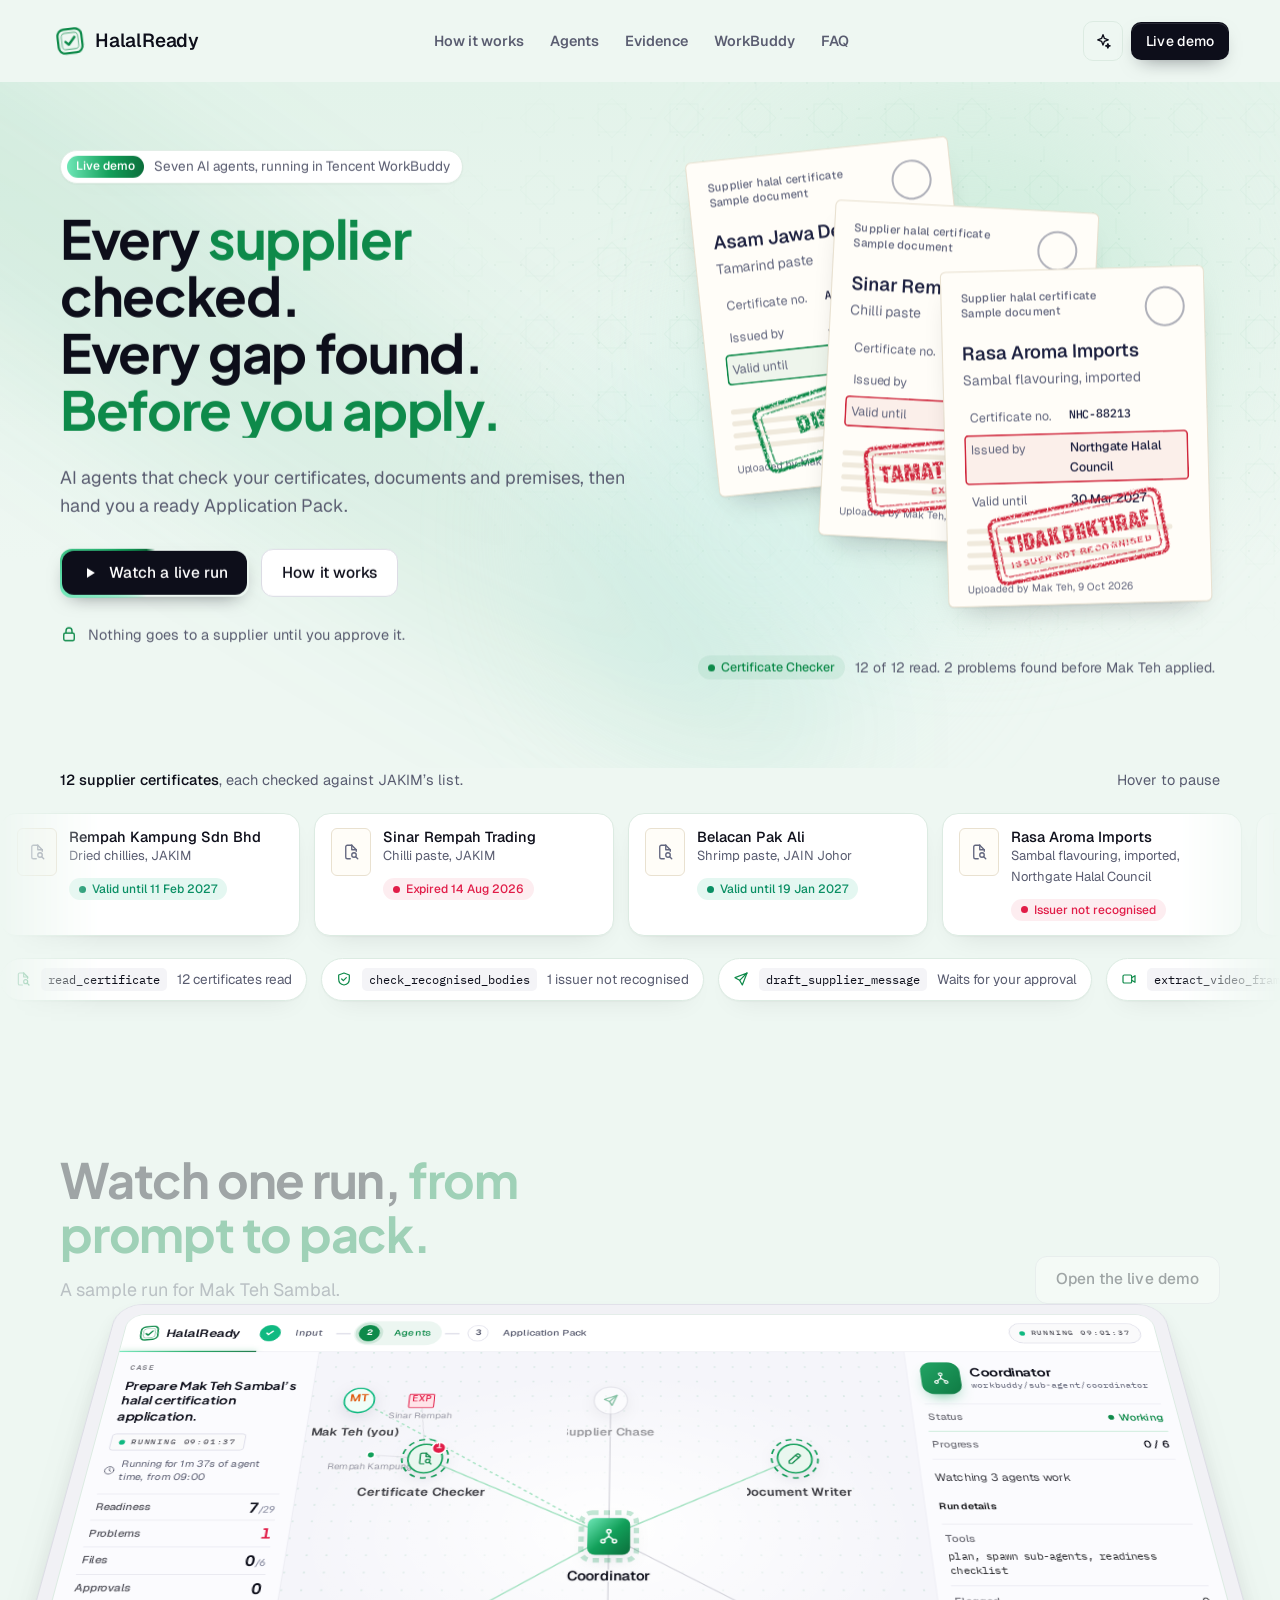
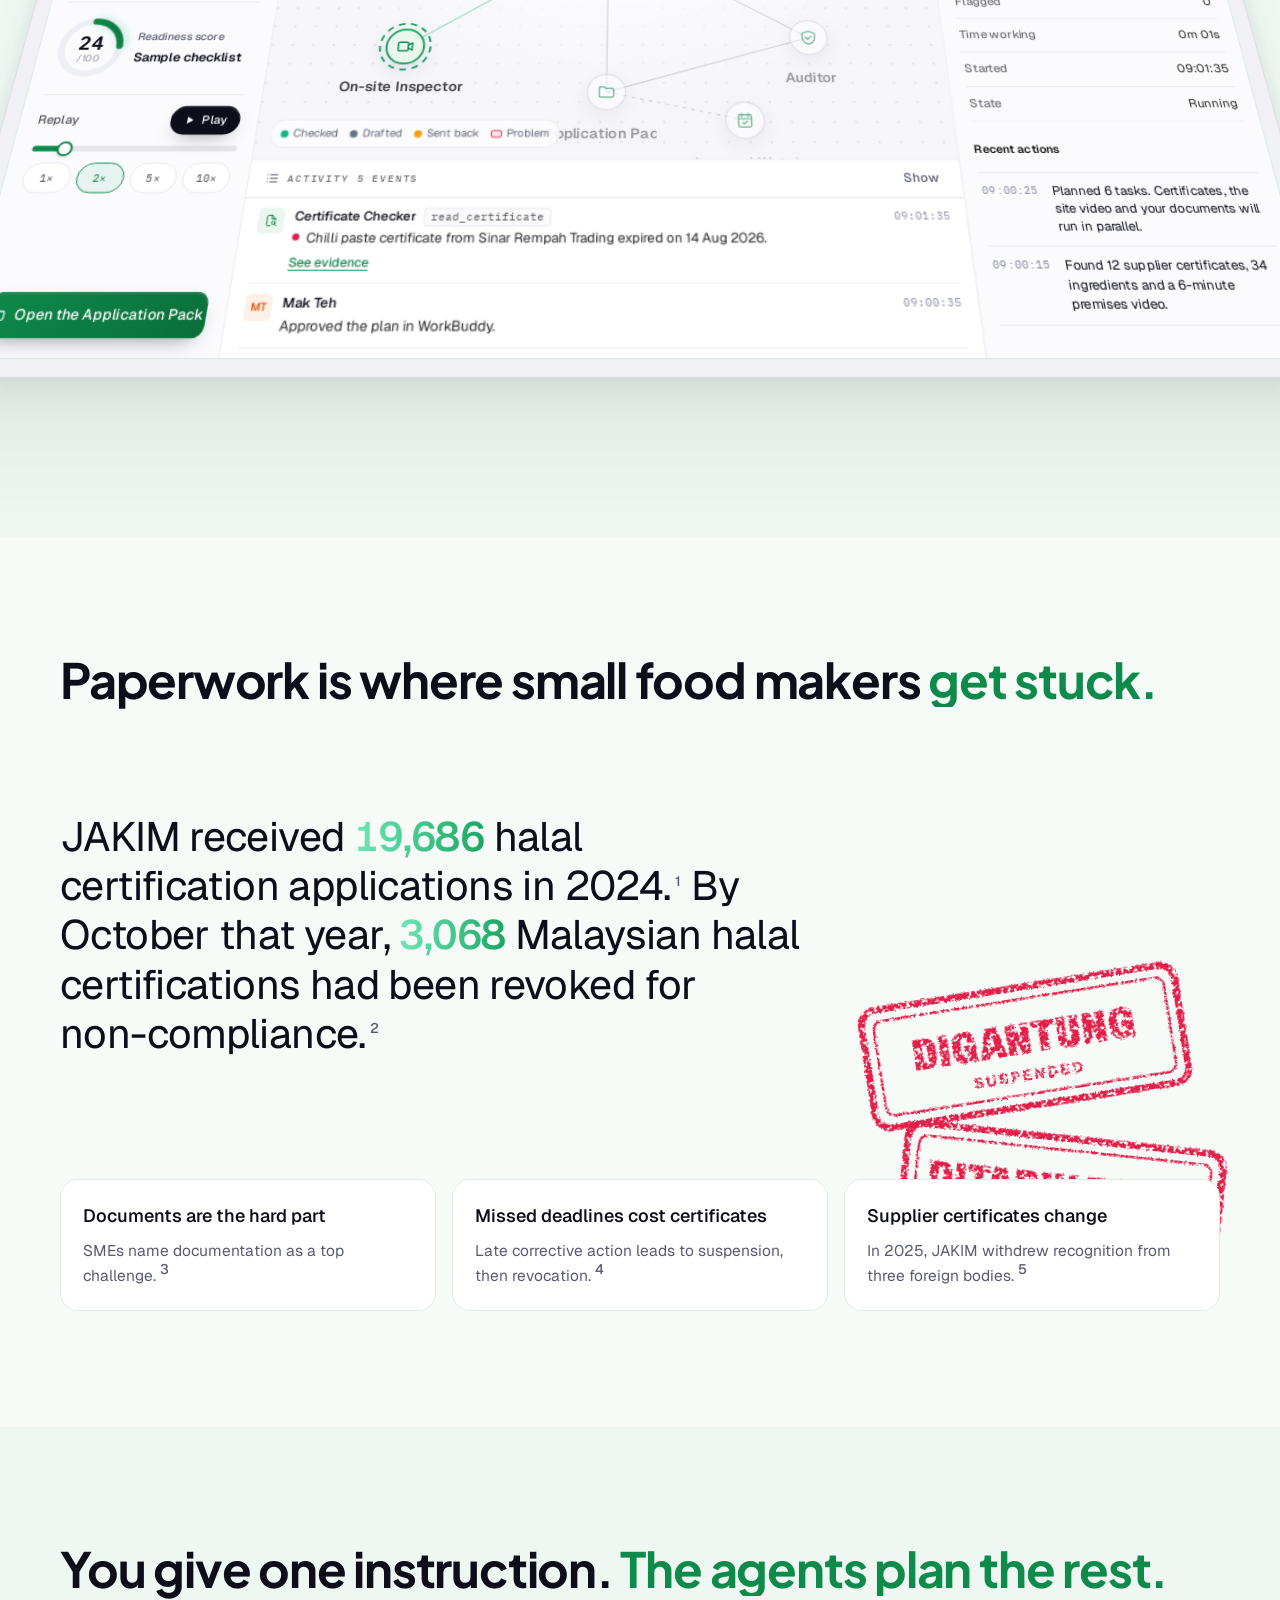
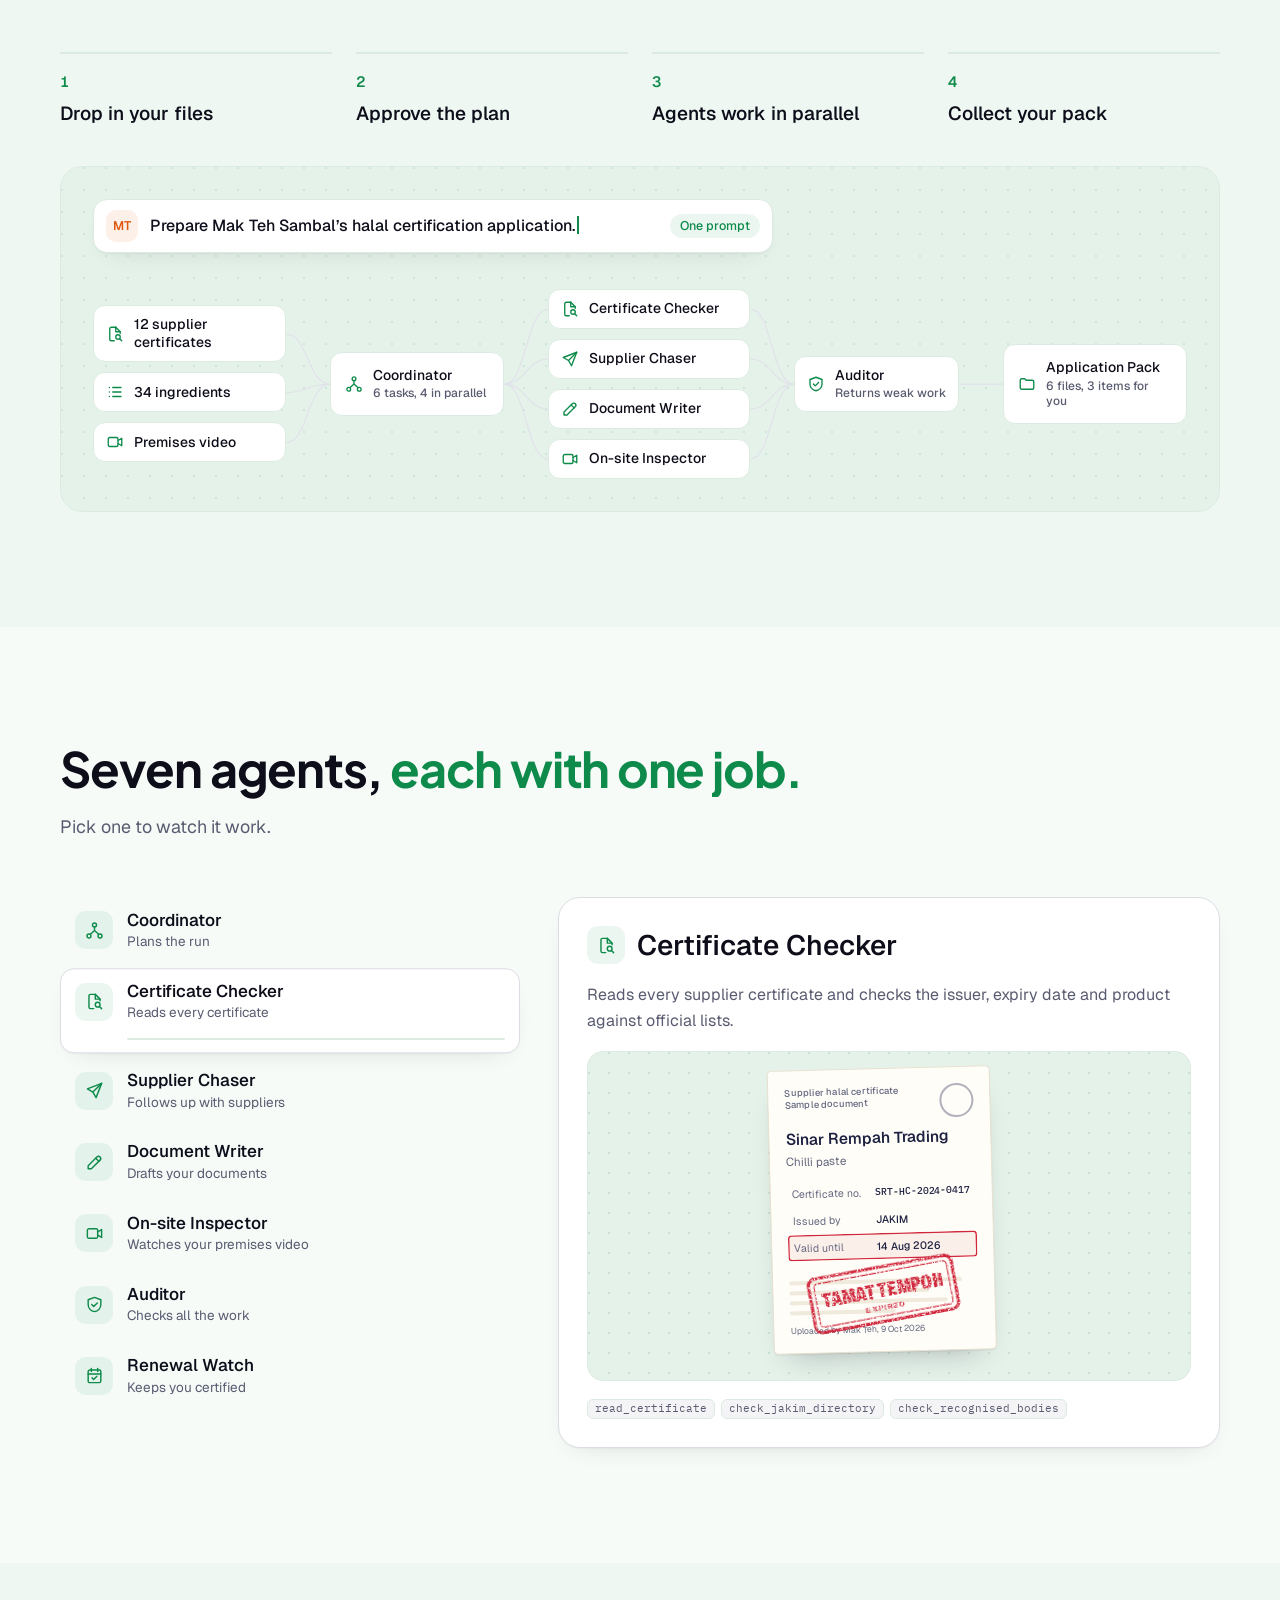
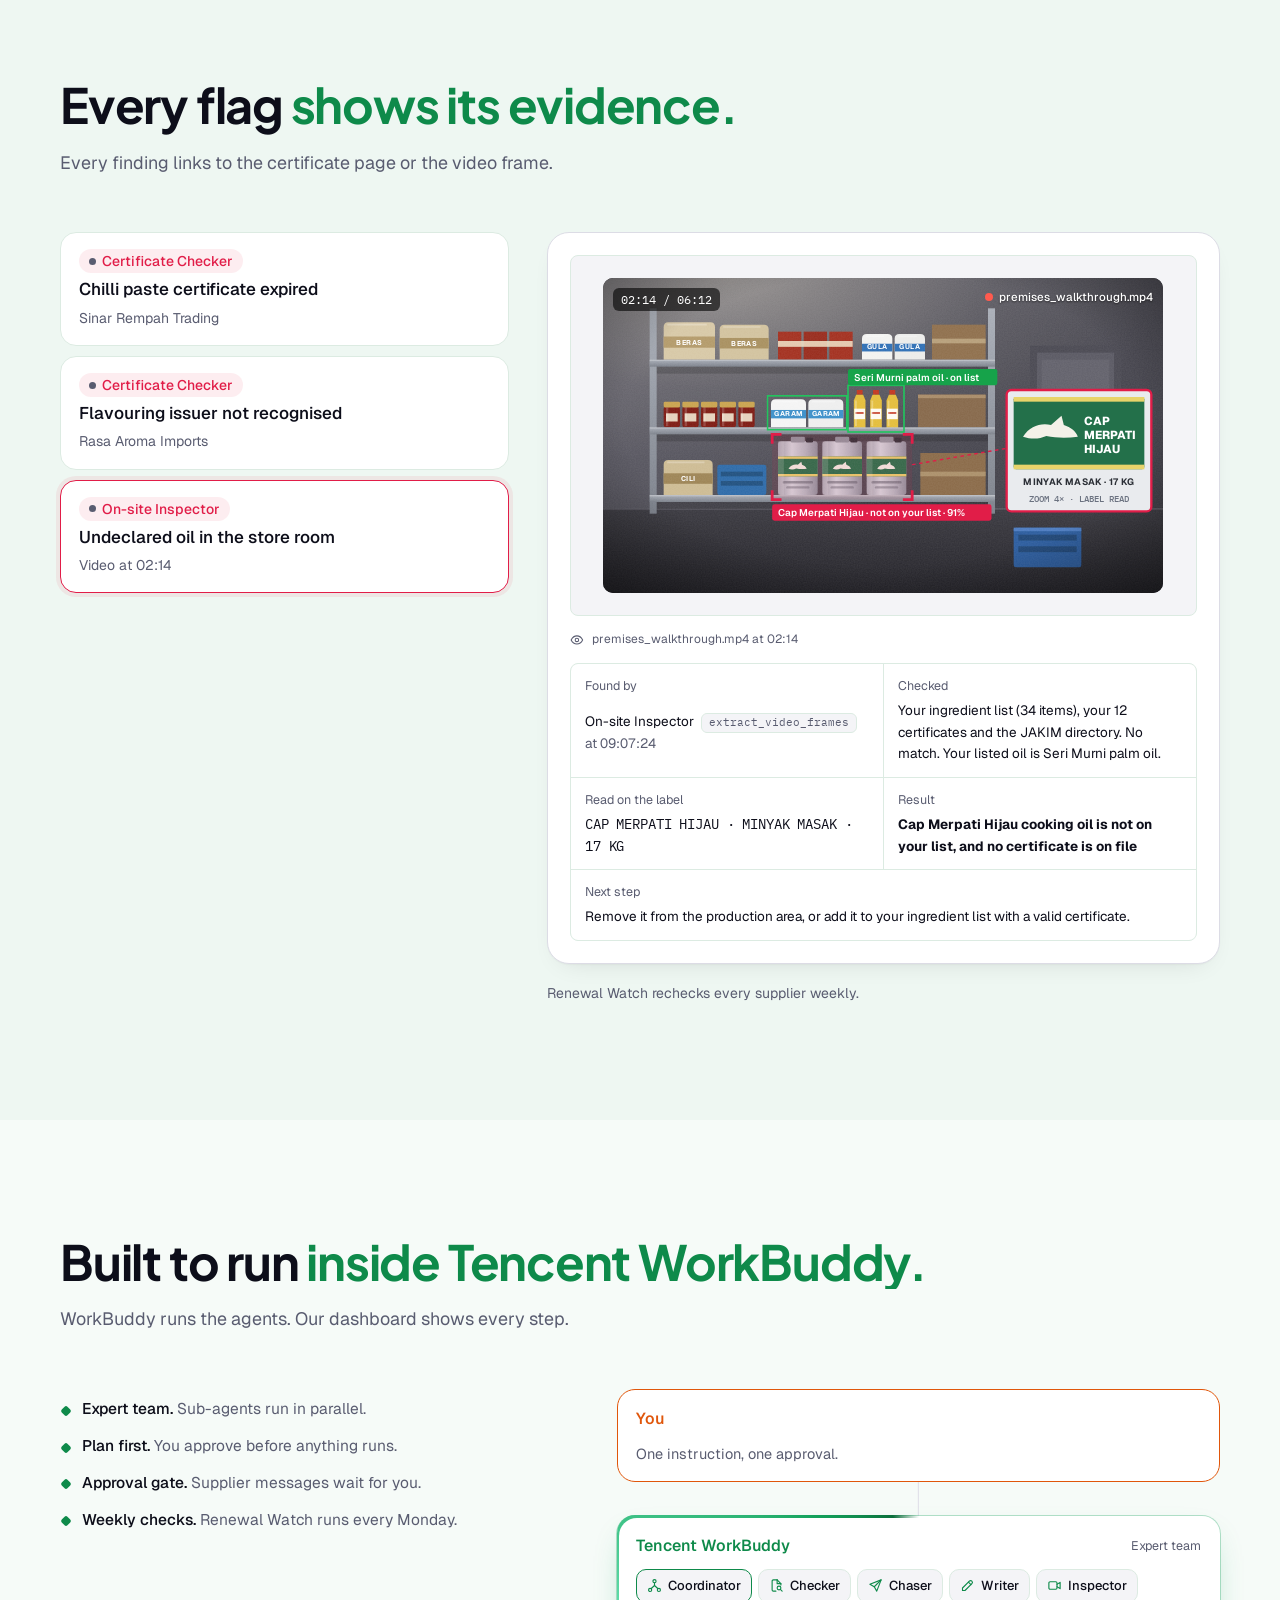
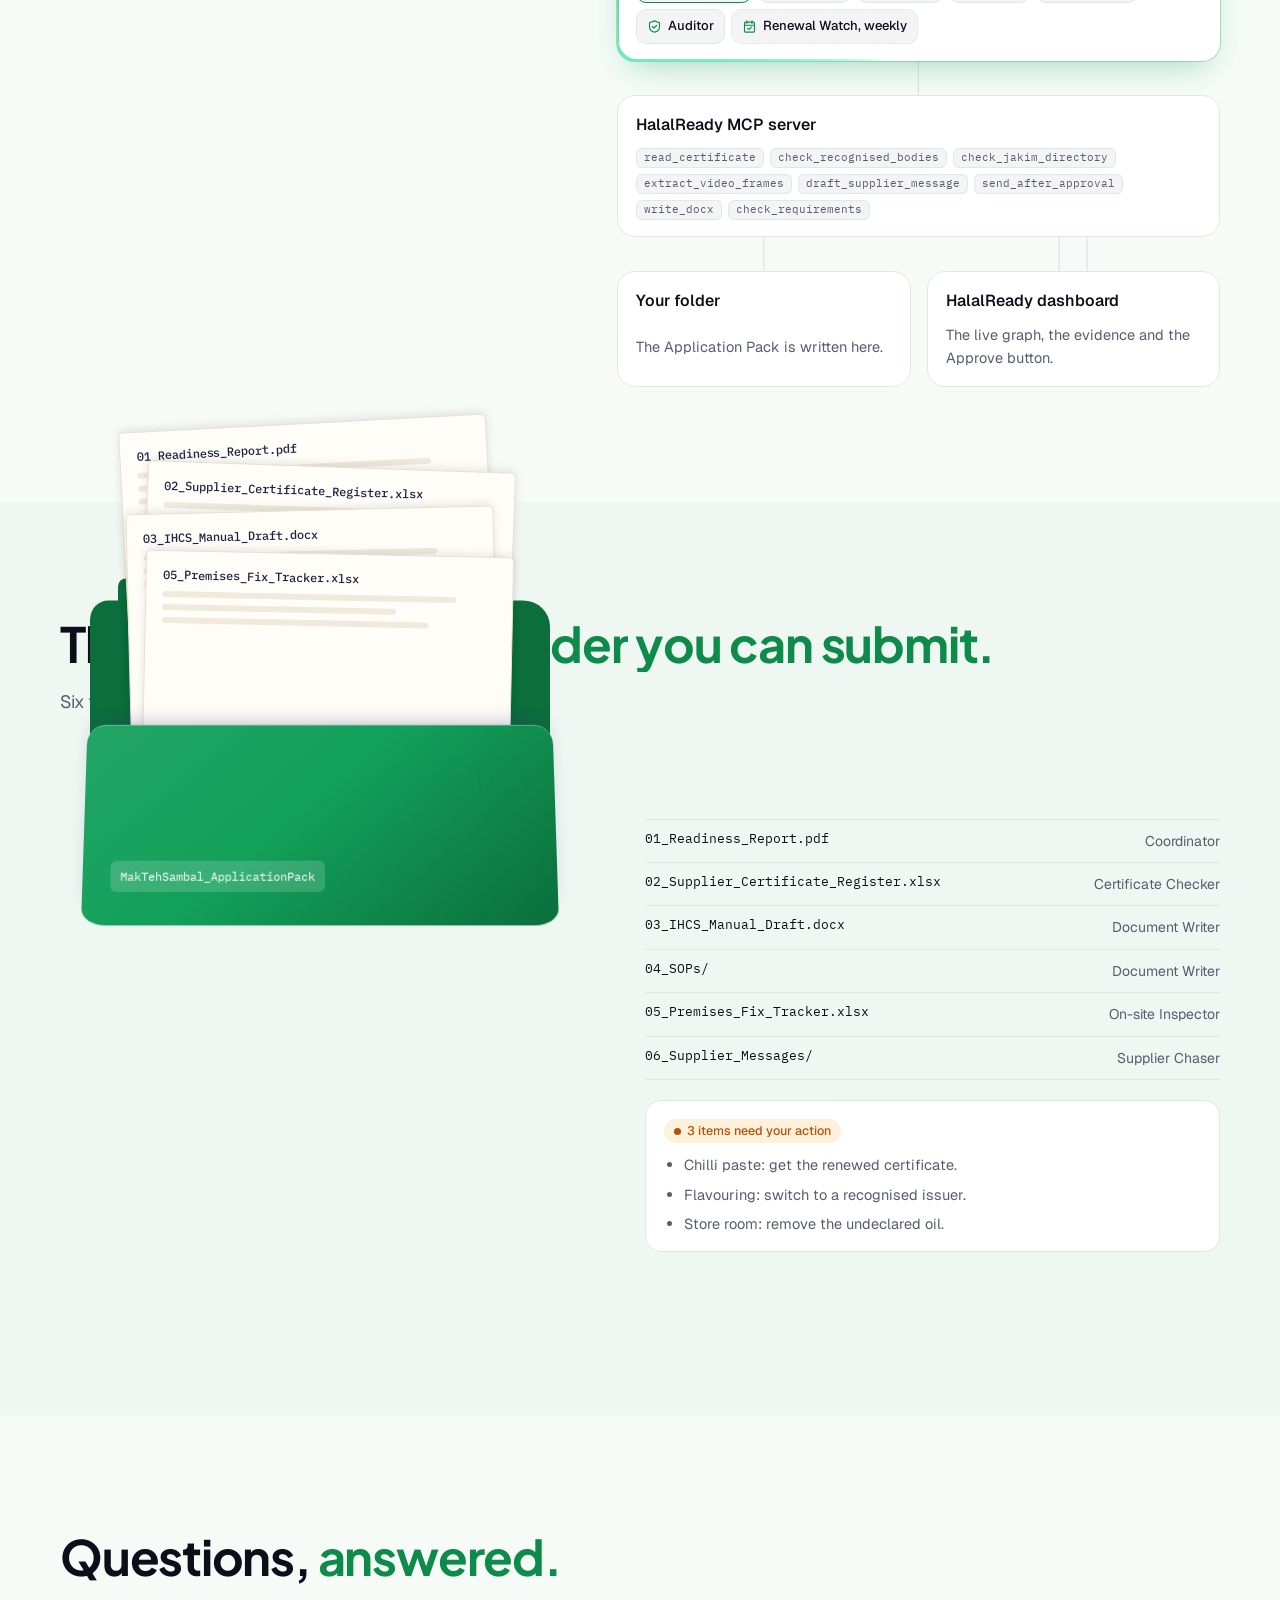
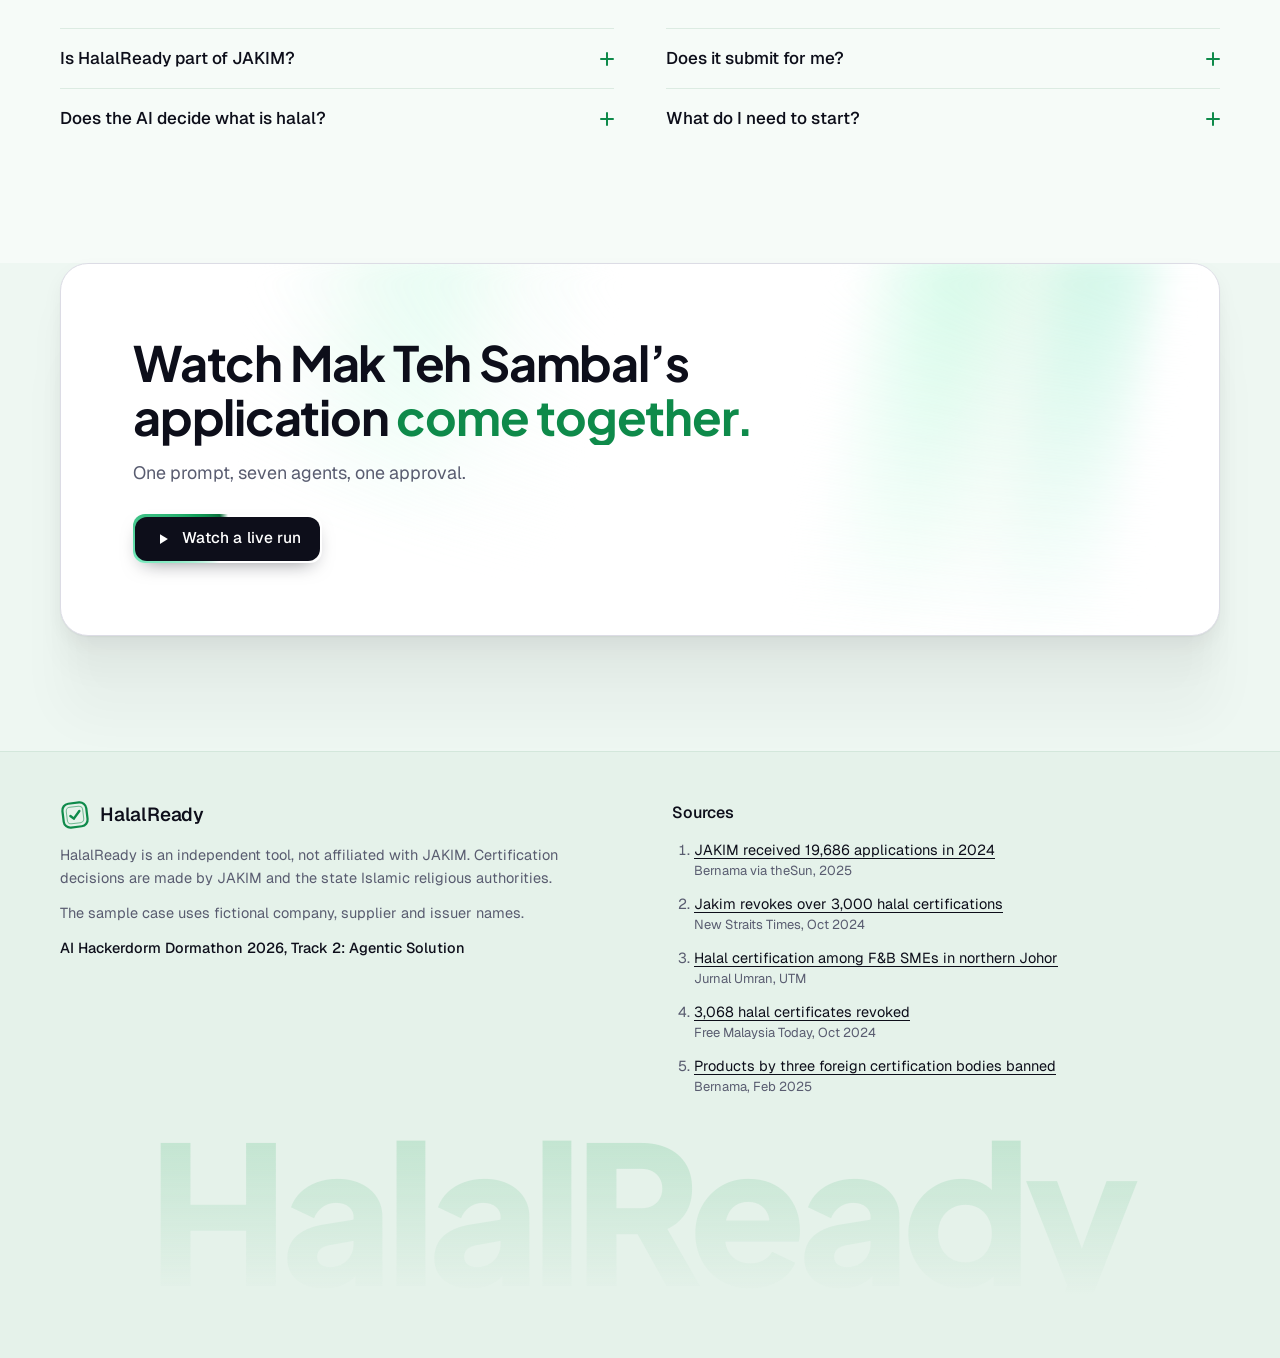
<file: GreenHalalReady.html>
<!doctype html><html><head><meta charset=utf8><meta name=viewport content="width=device-width,initial-scale=1,viewport-fit=cover"><style>:root{color-scheme:light;box-sizing:border-box;padding-top:env(safe-area-inset-top,0px);padding-bottom:env(safe-area-inset-bottom,0px)}html{scroll-padding-top:env(safe-area-inset-top,0px)}body{margin:0;padding:0;font:14px -apple-system,BlinkMacSystemFont,sans-serif;background:#fff;color:#000}img{max-width:100%}[hidden]:not([hidden=until-found i]){display:none!important}</style></head><body>
<title>HalalReady</title>
<meta name="description" content="AI agents in Tencent WorkBuddy that check every supplier certificate, find every gap and prepare a halal certification Application Pack.">
<link rel="preconnect" href="https://fonts.googleapis.com">
<link rel="preconnect" href="https://fonts.gstatic.com" crossorigin>
<link rel="stylesheet" href="https://fonts.googleapis.com/css2?family=Plus+Jakarta+Sans:wght@500..800&amp;family=Geist:wght@300..800&amp;family=Archivo:wdth,wght@62..125,700..900&amp;family=IBM+Plex+Mono:wght@400;500;600&amp;display=swap">
<style>
/* HalalReady: the site and the live demo.
   White first. Ink indigo for the brand, a cyan-indigo-violet light for things
   that move (beams, borders, progress), and status colours kept apart.
   One theme by design: the page is white whatever the viewer's setting. */
:root {
  --ground: #FFFFFF;
  --ground-2: #FAFAFC;
  --surface: #FFFFFF;
  --surface-2: #F4F4F7;
  --line: #ECECF2;
  --line-strong: #DCDCE5;
  --text: #0D0E1A;
  --muted: #595C70;
  --faint: #8A8DA2;
  --ink: #0E8A4A;
  --ink-strong: #0B6E3B;
  --ink-wash: rgba(14, 138, 74, .08);
  --on-ink: #FFFFFF;
  --btn: #0D0E1A;
  --on-btn: #FFFFFF;
  --g1: #6EE7B7;
  --g2: #12A05A;
  --g3: #0B6E3B;
  --grad: linear-gradient(90deg, #6EE7B7, #12A05A 55%, #0B6E3B);
  --human: #E0560B;
  --human-wash: rgba(234, 88, 12, .09);
  --ok: #0A8F64;
  --ok-fill: #10B981;
  --ok-wash: rgba(16, 185, 129, .11);
  --attn: #B45309;
  --attn-fill: #F59E0B;
  --attn-wash: rgba(245, 158, 11, .14);
  --on-attn: #FFFFFF;
  --bad: #E11D48;
  --bad-wash: rgba(225, 29, 72, .08);
  --edge: #E2E2EA;
  --dot: rgba(13, 14, 26, .10);
  --veil: rgba(255, 255, 255, .78);
  --bubble: #E7F6EE;
  --spot: #22A565;
  --spot-alpha: .09;
  --paper: #FFFDF8;
  --paper-2: #F0EADD;
  --paper-ink: #1D2140;
  --paper-muted: #63677F;
  --paper-line: #E9E1D0;
  --stamp: #0E8A4A;
  --stamp-bad: #D0263C;
  --folder-back: #0B6E3B;
  --folder-front: #13985A;
  --still-wall: #3B3A44;
  --still-shelf: #6B5A47;
  --still-floor: #2A2A31;
  --glow: 0 0 0 1px rgba(18, 160, 90, .30), 0 14px 34px -14px rgba(18, 160, 90, .45);
  --shadow: 0 1px 2px rgba(13, 14, 26, .04), 0 10px 28px -16px rgba(13, 14, 26, .16);
  --shadow-lg: 0 1px 2px rgba(13, 14, 26, .05), 0 9px 20px rgba(13, 14, 26, .05), 0 37px 37px rgba(13, 14, 26, .04), 0 84px 50px rgba(13, 14, 26, .03);
  --paper-shadow: 0 1px 1px rgba(13, 14, 26, .06), 0 16px 30px -16px rgba(13, 14, 26, .28);
  --font-display: "Geist", "Inter", "Helvetica Neue", Arial, system-ui, sans-serif;
  --font-head: "Plus Jakarta Sans", "Geist", system-ui, sans-serif;
  --font-serif: "Instrument Serif", "Iowan Old Style", Georgia, serif;
  --font-stamp: "Archivo", "Arial Narrow", Arial, sans-serif;
  --font-body: "Geist", system-ui, -apple-system, "Segoe UI", Roboto, sans-serif;
  --font-mono: "IBM Plex Mono", ui-monospace, SFMono-Regular, Menlo, Consolas, monospace;
  --r-panel: 14px;
  --r-btn: 12px;
  --ease: cubic-bezier(.2, .8, .2, 1);
  --spring: cubic-bezier(.3, 1.35, .45, 1);
  color-scheme: light;
}

*, *::before, *::after { box-sizing: border-box; }
html { -webkit-text-size-adjust: 100%; }
body {
  margin: 0;
  background: var(--ground);
  color: var(--text);
  font-family: var(--font-body);
  font-size: 16px;
  line-height: 1.6;
  -webkit-font-smoothing: antialiased;
  text-rendering: optimizeLegibility;
}
body.is-demo { overflow: hidden; }
img, svg { max-width: 100%; }
a { color: inherit; }
button { font: inherit; color: inherit; }
p { margin: 0; }
:focus-visible { outline: 2px solid var(--ink); outline-offset: 3px; border-radius: 6px; }
html:not(.no-motion) { scroll-behavior: smooth; }
.defs { position: absolute; width: 0; height: 0; overflow: hidden; }
.mono { font-family: var(--font-mono); letter-spacing: -.01em; }
.tnum { font-variant-numeric: tabular-nums; }
.sr-only { position: absolute; width: 1px; height: 1px; padding: 0; margin: -1px; overflow: hidden; clip: rect(0 0 0 0); white-space: nowrap; border: 0; }
.ico { display: inline-block; width: 1.15em; height: 1.15em; flex: none; vertical-align: -.2em; }
.ico svg { width: 100%; height: 100%; display: block; }

.wrap { width: 100%; max-width: 1240px; margin-inline: auto; padding-inline: clamp(16px, 4vw, 40px); }
.section { padding-block: clamp(72px, 9vw, 128px); }
section[id] { scroll-margin-top: 84px; }
.section-head { display: grid; gap: 16px; max-width: none; margin-bottom: clamp(32px, 5vw, 56px); }
.h-display, .h-section, h3 { font-family: var(--font-display); text-wrap: balance; margin: 0; }
.h-display { font-family: var(--font-head); font-weight: 700; letter-spacing: -.025em; line-height: 1.06; }
.h-section { font-family: var(--font-head); font-weight: 700; font-size: clamp(32px, 3.8vw, 52px); line-height: 1.12; letter-spacing: -.025em; }
.h-soft { color: var(--ink); }

.lead { font-size: clamp(17px, 1.4vw, 19.5px); line-height: 1.55; color: var(--muted); max-width: 60ch; text-wrap: pretty; }

/* Buttons and chips */
.btn {
  --h: 48px;
  display: inline-flex; align-items: center; justify-content: center; gap: 10px;
  min-height: var(--h); padding: 0 20px; border-radius: var(--r-btn);
  border: 1px solid transparent; background: none;
  font-weight: 500; font-size: 15.5px; font-stretch: 104%; letter-spacing: .005em;
  text-decoration: none; cursor: pointer; white-space: nowrap;
  transition: transform .16s ease, box-shadow .25s ease, background-color .2s ease, border-color .2s ease, color .2s ease;
}
.btn:active { transform: translateY(1px); }
.btn-ink { background: var(--btn); color: var(--on-btn); box-shadow: 0 1px 0 rgba(255, 255, 255, .12) inset, 0 8px 20px -10px rgba(13, 14, 26, .55); }
.btn-ink:hover { transform: translateY(-1px); box-shadow: 0 1px 0 rgba(255, 255, 255, .12) inset, 0 14px 28px -12px rgba(18, 160, 90, .6); }
.btn-line { color: var(--text); border-color: var(--line-strong); background: var(--surface); }
.btn-line:hover { border-color: var(--text); }
.btn-sm { --h: 38px; padding: 0 14px; font-size: 14px; border-radius: 10px; }
.btn[disabled] { opacity: .5; cursor: default; transform: none; box-shadow: none; }
.icon-btn {
  width: 40px; height: 40px; display: inline-grid; place-items: center; flex: none;
  border-radius: 10px; border: 1px solid var(--line); background: transparent; color: var(--text); cursor: pointer;
  transition: background-color .2s ease, border-color .2s ease;
}
.icon-btn:hover { border-color: var(--line-strong); background: var(--surface-2); }
.icon-btn .ico { width: 18px; height: 18px; }
.chip {
  display: inline-flex; align-items: center; gap: 6px; height: 24px; padding: 0 10px;
  border-radius: 999px; font-size: 12.5px; font-weight: 500; line-height: 1;
  background: var(--surface-2); color: var(--muted); white-space: nowrap;
}
.chip .d { width: 7px; height: 7px; border-radius: 50%; background: currentColor; flex: none; }
.chip.ok { background: var(--ok-wash); color: var(--ok); }
.chip.attn { background: var(--attn-wash); color: var(--attn); }
.chip.bad { background: var(--bad-wash); color: var(--bad); }
.chip.ink { background: var(--ink-wash); color: var(--ink); }
.chip.human { background: var(--human-wash); color: var(--human); }
.tool {
  display: inline-flex; align-items: center; height: 20px; padding: 0 7px; border-radius: 6px;
  font-family: var(--font-mono); font-size: 11px; color: var(--muted);
  background: var(--surface-2); border: 1px solid var(--line); white-space: nowrap;
}

/* Logo */
.logo {
  display: inline-flex; align-items: center; gap: 10px; text-decoration: none; color: var(--text);
  font-family: var(--font-display); font-weight: 560; font-stretch: 112%; font-size: 19px; letter-spacing: -.01em;
}
.logo-mark { width: 30px; height: 30px; flex: none; color: var(--ink); }

/* Paper documents and ink stamps (shared by the site and the demo) */
.paper {
  position: absolute; left: 0; top: 0;
  width: 16.5em; height: 21em; padding: 1.2em 1.2em 1em;
  background: var(--paper); color: var(--paper-ink);
  border: 1px solid var(--paper-line); border-radius: .35em;
  box-shadow: var(--paper-shadow);
  display: flex; flex-direction: column; gap: .75em;
  transform-origin: 50% 60%; overflow: hidden;
}
.paper.is-static { position: relative; }
.paper-top { display: flex; justify-content: space-between; align-items: flex-start; gap: .6em; }
.paper-kind { font-size: .7em; font-weight: 500; color: var(--paper-muted); letter-spacing: .02em; line-height: 1.3; }
.paper-seal { width: 2.5em; height: 2.5em; border-radius: 50%; border: .16em double var(--paper-muted); opacity: .5; flex: none; }
.paper-supplier { font-family: var(--font-display); font-weight: 560; font-stretch: 96%; font-size: 1.16em; line-height: 1.12; }
.paper-item { font-size: .86em; color: var(--paper-muted); margin-top: -.5em; }
.paper-fields { display: grid; gap: .1em; margin: 0; font-size: .78em; }
.paper-fields > div { display: grid; grid-template-columns: 7.4em minmax(0, 1fr); gap: .5em; padding: .42em .5em; border-radius: .35em; transition: box-shadow .3s ease, background-color .3s ease; }
.paper-fields dt { color: var(--paper-muted); }
.paper-fields dd { margin: 0; font-weight: 500; min-width: 0; overflow-wrap: anywhere; }
.paper-fields dd.mono { font-weight: 500; font-size: .94em; }
.paper-fields > div.hl { box-shadow: inset 0 0 0 .13em var(--stamp); background: rgba(14, 138, 74, .07); }
.paper-fields > div.hl.bad { box-shadow: inset 0 0 0 .13em var(--stamp-bad); background: rgba(194, 54, 43, .07); }
.paper-lines { display: grid; gap: .45em; margin-top: auto; }
.paper-lines i { display: block; height: .3em; border-radius: .2em; background: var(--paper-2); }
.paper-foot { font-size: .64em; color: var(--paper-muted); }
.paper-scan {
  position: absolute; left: 0; right: 0; top: 0; height: 3.2em; margin-top: -3.2em;
  background: linear-gradient(to bottom, rgba(14, 138, 74, 0), rgba(14, 138, 74, .12) 70%, rgba(14, 138, 74, .55) 97%, rgba(14, 138, 74, 0));
  opacity: 0; pointer-events: none;
}
.stamp-slot { position: absolute; left: 50%; top: 80%; width: 11.2em; transform: translate(-50%, -50%) rotate(var(--sr, -11deg)); pointer-events: none; }
.stamp-slot svg { width: 100%; height: auto; display: block; overflow: visible; }
.stamp { color: var(--stamp); }
.stamp.bad { color: var(--stamp-bad); }

/* Video still (stylised frame from the walkthrough video) */
.still { position: relative; border-radius: 10px; overflow: hidden; background: var(--still-floor); aspect-ratio: 16 / 9; }
.still svg { width: 100%; height: 100%; display: block; }
.still-tc {
  position: absolute; left: 10px; top: 10px; padding: 2px 8px; border-radius: 6px;
  background: rgba(0, 0, 0, .6); color: #FFFFFF; font-family: var(--font-mono); font-size: 12px;
}
.still-rec { position: absolute; right: 10px; top: 10px; display: inline-flex; align-items: center; gap: 6px; color: #FFFFFF; font-size: 11.5px; font-weight: 500; text-shadow: 0 1px 2px rgba(0, 0, 0, .6); }
.still-rec::before { content: ""; width: 8px; height: 8px; border-radius: 50%; background: #FF5A4E; }
.still-box { transition: opacity .35s ease; }
.still.nobox .still-box { opacity: 0; }

/* ---------- Motion: Aceternity UI effects, rebuilt without dependencies ----------
   Moving Border, Text Generate Effect, Flip Words, Background Beams With
   Collision, Infinite Moving Cards, Card Spotlight / Glowing Effect,
   Card Hover Effect (sliding highlight), Aurora Background, Sparkles,
   3D Card Effect and Container Scroll Animation (in site.css / site.js). */

/* Moving Border: a comet of light running round the edge */
@property --mb-a { syntax: '<angle>'; inherits: false; initial-value: 0deg; }
.mb { position: relative; isolation: isolate; }
.mb::before {
  content: ""; position: absolute; inset: -1.5px; border-radius: inherit; z-index: -2; pointer-events: none;
  background: conic-gradient(from var(--mb-a), transparent 0deg 200deg, var(--g1) 260deg, var(--g2) 305deg, var(--g3) 340deg, transparent 360deg);
  animation: mb-spin var(--mb-speed, 3.2s) linear infinite;
}
.mb::after {
  content: ""; position: absolute; inset: 1px; border-radius: inherit; z-index: -1; pointer-events: none;
  background: var(--mb-fill, var(--btn));
}
.btn.mb { border-color: transparent; background: transparent; }
@keyframes mb-spin { to { --mb-a: 360deg; } }

/* Text Generate Effect: words arrive out of a blur */
.tg-ready .w { display: inline-block; opacity: 0; filter: blur(10px); transform: translateY(.18em); }
.tg-in .w { animation: tg-word .8s var(--ease) forwards; animation-delay: calc(var(--i) * 60ms + var(--tg-delay, 0ms)); }
@keyframes tg-word { to { opacity: 1; filter: none; transform: none; } }

/* Flip Words */
.flip { position: relative; display: inline-block; white-space: nowrap; color: var(--ink); }
.flip .fl { display: inline-block; }
.flip .fl.in { animation: fl-in .5s var(--ease) both; animation-delay: calc(var(--i) * 38ms); }
.flip-out { position: absolute; left: 0; top: 0; pointer-events: none; animation: fl-out .55s var(--ease) forwards; }
@keyframes fl-in { from { opacity: 0; transform: translateY(.35em); filter: blur(8px); } to { opacity: 1; transform: none; filter: blur(0); } }
@keyframes fl-out { to { opacity: 0; transform: translate(.6em, -.8em) scale(1.6); filter: blur(8px); } }

/* Background Beams With Collision */
.bbc { position: absolute; inset: 0; overflow: hidden; pointer-events: none; }
.fb {
  position: absolute; top: 0; width: 2px; border-radius: 2px;
  background: linear-gradient(to bottom, rgba(18, 160, 90, 0), var(--g2) 70%, var(--g3));
  will-change: transform;
}
.bbc-floor { position: absolute; left: 0; right: 0; bottom: 0; height: 1px; background: linear-gradient(90deg, transparent, rgba(18, 160, 90, .28), transparent); }
.burst { position: absolute; width: 0; height: 0; }
.burst i { position: absolute; left: -1px; top: -4px; width: 2px; height: 7px; border-radius: 2px; background: linear-gradient(to bottom, var(--g2), var(--g3)); }
.burst b { position: absolute; left: -48px; top: -7px; width: 96px; height: 10px; border-radius: 50%; background: radial-gradient(closest-side, rgba(18, 160, 90, .55), rgba(174, 72, 255, 0)); filter: blur(3px); }

/* Infinite Moving Cards */
.mq { position: relative; overflow: hidden; -webkit-mask-image: linear-gradient(to right, transparent, #000 10%, #000 90%, transparent); mask-image: linear-gradient(to right, transparent, #000 10%, #000 90%, transparent); }
.mq-track { display: flex; gap: 14px; width: max-content; padding-block: 8px 22px; animation: mq-run var(--mq-dur, 60s) linear infinite; }
.mq-track.rev { animation-direction: reverse; }
.mq:hover .mq-track { animation-play-state: paused; }
@keyframes mq-run { to { transform: translateX(calc(-50% - 7px)); } }

/* Card Spotlight with a glowing edge that follows the pointer */
[data-spot] { position: relative; }
[data-spot]::after {
  content: ""; position: absolute; inset: 0; border-radius: inherit; pointer-events: none; opacity: 0; transition: opacity .35s ease;
  background: radial-gradient(340px circle at var(--mx, 50%) var(--my, 50%), rgba(18, 160, 90, .08), transparent 62%);
}
[data-spot]::before {
  content: ""; position: absolute; inset: -1px; border-radius: inherit; padding: 1.5px; pointer-events: none; opacity: 0; transition: opacity .35s ease;
  background: radial-gradient(260px circle at var(--mx, 50%) var(--my, 50%), var(--g2), var(--g3) 30%, rgba(24, 204, 252, 0) 70%);
  -webkit-mask: linear-gradient(#000 0 0) content-box, linear-gradient(#000 0 0); -webkit-mask-composite: xor;
  mask: linear-gradient(#000 0 0) content-box, linear-gradient(#000 0 0); mask-composite: exclude;
}
[data-spot]:hover::after, [data-spot]:hover::before { opacity: 1; }

/* Card Hover Effect: one highlight that slides between items */
.hl-host { position: relative; }
.hl-host > .hl-pill {
  position: absolute; left: 0; top: 0; z-index: 0; pointer-events: none; opacity: 0;
  border-radius: 14px; background: var(--surface-2);
  transition: transform .42s var(--spring), width .42s var(--spring), height .42s var(--spring), opacity .25s ease;
}
.hl-host > .hl-pill.on { opacity: 1; }
.hl-item { position: relative; z-index: 1; }

/* Aurora Background */
.aurora { position: absolute; inset: -12px; overflow: hidden; pointer-events: none; z-index: -1; opacity: .55; filter: blur(14px) saturate(1.2); }
.aurora::before, .aurora::after {
  content: ""; position: absolute; inset: 0;
  background-image:
    repeating-linear-gradient(100deg, #FFFFFF 0%, #FFFFFF 7%, transparent 10%, transparent 12%, #FFFFFF 16%),
    repeating-linear-gradient(100deg, #10B981 10%, #A7E3C4 15%, #A7F3D0 20%, #D7F2E3 25%, #34D399 30%);
  background-size: 300%, 200%; background-position: 50% 50%, 50% 50%;
  -webkit-mask-image: radial-gradient(ellipse at 100% 0%, #000 10%, transparent 72%); mask-image: radial-gradient(ellipse at 100% 0%, #000 10%, transparent 72%);
}
.aurora::before { display: none; }
.aurora::after { animation: aurora 18s linear infinite; }
@keyframes aurora { from { background-position: 50% 50%, 50% 50%; } to { background-position: 350% 50%, 350% 50%; } }

/* Sparkles */
.sparkles { position: absolute; inset: -8%; pointer-events: none; z-index: 3; }
.spk { position: absolute; width: var(--s, 12px); height: var(--s, 12px); opacity: 0; color: var(--g2); }
.spk svg { width: 100%; height: 100%; display: block; }
.is-open .spk { animation: spk 2.4s ease-in-out infinite; animation-delay: var(--d, 0s); }
@keyframes spk { 0%, 100% { opacity: 0; transform: scale(.2) rotate(0deg); } 50% { opacity: 1; transform: scale(1) rotate(90deg); } }

/* Shimmer text for live labels */
.shimmer { background: linear-gradient(90deg, var(--muted) 0%, var(--muted) 40%, var(--text) 50%, var(--muted) 60%, var(--muted) 100%); background-size: 250% 100%; -webkit-background-clip: text; background-clip: text; color: transparent; animation: shimmer 2.2s linear infinite; }
@keyframes shimmer { from { background-position: 100% 0; } to { background-position: -150% 0; } }

/* Motion off (the toggle in the nav) */
html.no-motion *, html.no-motion *::before, html.no-motion *::after { animation-duration: 0s !important; animation-delay: 0s !important; animation-iteration-count: 1 !important; transition-duration: 0s !important; }
html.no-motion .bbc .fb, html.no-motion .bbc .burst, html.no-motion .sparkles { display: none; }

/* ---------- Site ---------- */
.ico-slot { display: inline-flex; }
.ico-slot .ico { width: 18px; height: 18px; }

/* Nav: floats into a pill once you scroll */
.nav { position: sticky; top: env(safe-area-inset-top, 0px); z-index: 60; padding: 12px clamp(10px, 3vw, 24px); pointer-events: none; }
.nav-inner {
  pointer-events: auto; display: flex; align-items: center; gap: 20px;
  max-width: 1200px; margin-inline: auto; padding: 8px 10px 8px 14px;
  border-radius: 16px; border: 1px solid transparent;
  transition: background-color .35s ease, border-color .35s ease, box-shadow .35s ease, max-width .55s var(--ease), transform .45s var(--ease), opacity .3s ease;
}
.nav.is-hidden .nav-inner { transform: translateY(-140%); opacity: 0; }
.nav.is-scrolled .nav-inner {
  background: var(--veil); -webkit-backdrop-filter: blur(14px) saturate(1.3); backdrop-filter: blur(14px) saturate(1.3);
  border-color: var(--line); box-shadow: var(--shadow); max-width: 1060px;
}
.logo-slot { display: inline-flex; }
.nav-links { display: flex; gap: 2px; margin-inline: auto; }
.nav-links a { padding: 8px 12px; border-radius: 10px; text-decoration: none; color: var(--muted); font-size: 14.5px; font-weight: 560; transition: color .2s ease; }
.nav-links a:hover { color: var(--text); }
.nav-links > .hl-pill { border-radius: 10px; }
.motion-btn[aria-pressed="false"] { color: var(--faint); }
.nav-end { display: flex; gap: 8px; align-items: center; }
@media (max-width: 880px) { .nav-links { display: none; } .nav-end { margin-left: auto; } }

/* Hero */
.hero { position: relative; isolation: isolate; overflow: hidden; padding-block: clamp(24px, 4vw, 56px) clamp(64px, 8vw, 112px); }
.hero-bg { position: absolute; inset: 0; z-index: -1; pointer-events: none; overflow: hidden; }
.hero-grid-bg {
  position: absolute; inset: 0;
  background-image: radial-gradient(circle at 1px 1px, var(--dot) 1.2px, transparent 0); background-size: 26px 26px;
  -webkit-mask-image: radial-gradient(ellipse 60% 70% at 72% 40%, #000 20%, transparent 72%);
  mask-image: radial-gradient(ellipse 60% 70% at 72% 40%, #000 20%, transparent 72%);
}
.spot { position: absolute; left: 0; top: 0; width: 138%; max-width: none; height: auto; opacity: 0; animation: spot 2.4s var(--ease) .3s forwards; }
@keyframes spot { from { opacity: 0; transform: translate(-72%, -62%) scale(.55); } to { opacity: 1; transform: translate(-44%, -36%) scale(1); } }
.hero-grid { display: grid; grid-template-columns: minmax(0, 1.04fr) minmax(0, .96fr); gap: clamp(32px, 5vw, 72px); align-items: center; }
.hero-copy { display: grid; gap: 26px; align-content: start; }
.hero h1 { font-size: clamp(40px, 4.2vw, 62px); }
.hero-badge { text-decoration: none; transition: border-color .2s ease, transform .25s var(--ease); justify-self: start; display: inline-flex; align-items: center; gap: 10px; padding: 5px 12px 5px 6px; border-radius: 999px; border: 1px solid var(--line); background: var(--surface); font-size: 13.5px; color: var(--muted); box-shadow: var(--shadow); }
.hero-badge:hover { border-color: var(--line-strong); transform: translateY(-1px); }
.hero-badge b { flex: none; white-space: nowrap; display: inline-grid; place-items: center; height: 22px; padding: 0 9px; border-radius: 999px; background: var(--grad); color: #FFFFFF; font-size: 12px; font-weight: 540; }
.hero-desk { perspective: 1100px; }
.desk3d { transform-style: preserve-3d; transform: rotateX(var(--tx, 0deg)) rotateY(var(--ty, 0deg)); transition: transform .5s var(--ease); }
.hero-desk.is-tilting .desk3d { transition: transform .12s linear; }
.hero h1 span { display: block; }
.hero-ctas { display: flex; flex-wrap: wrap; gap: 12px; margin-top: 4px; }
.hero-note { display: flex; gap: 10px; align-items: flex-start; font-size: 14.5px; color: var(--muted); max-width: 52ch; }
.hero-note .ico { color: var(--ink); margin-top: 2px; }
.hero-desk { display: grid; justify-items: center; gap: 18px; min-width: 0; position: relative; }
.desk {
  --u: min(16px, calc((100vw - 40px) / 31.5));
  position: relative; font-size: var(--u); width: 31.5em; height: 30.5em; max-width: 100%;
}
.desk .paper { width: 16.5em; height: 21em; transform: translate(var(--px), var(--py)) rotate(var(--pr)); }
.desk-status {
  display: flex; align-items: center; gap: 10px; flex-wrap: wrap; justify-content: center;
  font-size: 14px; color: var(--muted); min-height: 26px; text-align: center;
}
.desk-msg { transition: opacity .25s ease; }
@media (max-width: 1000px) {
  .hero-grid { grid-template-columns: minmax(0, 1fr); }
  .hero-desk { margin-top: 8px; }
}

/* Supplier certificates: an infinite strip */
.strip { padding-block: 0 clamp(56px, 7vw, 96px); }
.strip-cap { display: flex; flex-wrap: wrap; align-items: baseline; justify-content: space-between; gap: 8px 24px; margin-bottom: 14px; font-size: 14.5px; color: var(--muted); }
.strip-cap b { color: var(--text); font-weight: 520; }
.mq-card { width: 300px; flex: none; display: grid; grid-template-columns: 40px minmax(0, 1fr); gap: 12px; align-items: start; padding: 14px 16px; border-radius: 16px; background: var(--surface); border: 1px solid var(--line); box-shadow: var(--shadow); }
.mq-ico { width: 40px; height: 48px; border-radius: 6px; background: var(--paper); border: 1px solid var(--paper-line); display: grid; place-items: center; color: var(--paper-muted); }
.mq-ico .ico { width: 18px; height: 18px; }
.mq-card b { display: block; font-size: 14.5px; font-weight: 520; line-height: 1.25; white-space: nowrap; overflow: hidden; text-overflow: ellipsis; }
.mq-card .it { display: block; font-size: 13px; color: var(--muted); margin-bottom: 8px; }
.mq-card .chip { height: 22px; font-size: 12px; }

/* Preview: the live dashboard tilting into view */
.preview { padding-block: 0 clamp(72px, 9vw, 128px); }
.preview-head { will-change: transform; display: flex; flex-wrap: wrap; justify-content: space-between; align-items: flex-end; gap: 20px 32px; margin-bottom: clamp(24px, 4vw, 40px); }
.preview-copy { display: grid; gap: 14px; max-width: 720px; }
.preview-stage { perspective: 1000px; }
.preview-card {
  transform-origin: 50% 0; transform: rotateX(var(--rx, 20deg)) scale(var(--sc, 1.04));
  border-radius: 28px; padding: clamp(6px, 1.2vw, 14px); background: #F1F1F5; border: 1px solid var(--line-strong);
  box-shadow: var(--shadow-lg); will-change: transform;
}
.preview-screen { position: relative; width: 100%; aspect-ratio: 1280 / 780; border-radius: 18px; overflow: hidden; background: var(--ground); max-width: 100%; border: 1px solid var(--line); }
.dash-host { position: absolute; left: 0; top: 0; width: 1280px; height: 780px; transform-origin: 0 0; transform: scale(var(--k, .8)); }
.preview-open {
  position: absolute; inset: 0; display: grid; place-items: center; text-decoration: none;
  background: rgba(255, 255, 255, 0); transition: background-color .3s ease;
}
.preview-open .btn { opacity: 0; transform: translateY(6px); transition: opacity .3s ease, transform .3s ease; }
.preview-open:hover, .preview-open:focus-visible { background: rgba(255, 255, 255, .45); }
.preview-open:hover .btn, .preview-open:focus-visible .btn { opacity: 1; transform: none; }
@media (hover: none) { .preview-open .btn { opacity: 1; transform: none; } .preview-open { align-items: end; padding-bottom: 14px; } }

/* Problem */
.problem .problem-grid { margin-top: -8px; }
.problem-grid { display: grid; grid-template-columns: minmax(0, 1.35fr) minmax(0, .65fr); gap: clamp(24px, 4vw, 56px); align-items: center; }
.problem-stamps { position: relative; height: 360px; }
.stamp-big { position: absolute; width: min(330px, 100%); color: var(--bad); }
.stamp-big svg { width: 100%; height: auto; display: block; overflow: visible; }
.stamp-big .stamp.bad { color: var(--bad); }
.stamp-big.a { left: 0; top: 10%; transform: rotate(-9deg); }
.stamp-big.b { left: 10%; top: 52%; transform: rotate(6deg); }
.stamp-big small { position: absolute; right: 6%; bottom: -26px; font-size: 12.5px; color: var(--muted); font-variant-numeric: tabular-nums; }
@media (max-width: 860px) { .problem-grid { grid-template-columns: minmax(0, 1fr); } .problem-stamps { height: 230px; max-width: 420px; } .stamp-big { width: min(260px, 70%); } }
.statement {
  max-width: 30ch;
  font-family: var(--font-display); font-weight: 420; font-stretch: 104%;
  font-size: clamp(26px, 3.2vw, 44px); line-height: 1.2; letter-spacing: -.015em; text-wrap: pretty;
}
.statement .num { color: var(--ink); font-weight: 560; font-variant-numeric: tabular-nums; }
sup { line-height: 0; }
sup a { font-family: var(--font-body); font-size: 14px; font-weight: 500; color: var(--muted); text-decoration: none; margin-left: 2px; padding: 0 2px; }
sup a:hover { color: var(--ink); }
.facts { display: grid; grid-template-columns: repeat(3, minmax(0, 1fr)); gap: 16px; margin-top: clamp(40px, 5vw, 64px); }
.fact { display: grid; gap: 8px; align-content: start; padding: 22px; border-radius: 18px; background: var(--surface); border: 1px solid var(--line); }
.fact h3 { font-size: 18px; font-weight: 540; font-stretch: 102%; }
.fact p { color: var(--muted); font-size: 15.5px; }
@media (max-width: 860px) { .facts { grid-template-columns: minmax(0, 1fr); } }

/* How it works */
.steps { list-style: none; margin: 0 0 clamp(28px, 4vw, 40px); padding: 0; display: grid; grid-template-columns: repeat(4, minmax(0, 1fr)); gap: 24px; }
.step { display: grid; gap: 8px; align-content: start; padding-top: 16px; border-top: 2px solid var(--line); transition: border-color .4s ease; }
.step { position: relative; }
.step::before { content: ""; position: absolute; left: 0; top: -2px; height: 2px; width: 0; background: var(--grad); transition: width .9s var(--ease); }
.step.is-on::before { width: 100%; }
.step-n { font-family: var(--font-display); font-weight: 560; font-stretch: 112%; font-size: 15px; color: var(--ink); font-variant-numeric: tabular-nums; }
.step h3 { font-size: 19px; font-weight: 540; font-stretch: 102%; line-height: 1.25; }
.step p { color: var(--muted); font-size: 15.5px; }
@media (max-width: 960px) { .steps { grid-template-columns: repeat(2, minmax(0, 1fr)); } }
@media (max-width: 540px) { .steps { grid-template-columns: minmax(0, 1fr); } }

.flow { position: relative; border: 1px solid var(--line); border-radius: 22px; background: var(--ground-2); padding: clamp(16px, 3vw, 32px); overflow: hidden; }
.flow::before {
  content: ""; position: absolute; inset: 0; pointer-events: none;
  background-image: radial-gradient(circle at 1px 1px, var(--dot) 1px, transparent 0); background-size: 22px 22px; opacity: .8;
}
.prompt-bar { position: relative; display: flex; align-items: center; gap: 12px; padding: 10px 12px; border-radius: 14px; background: var(--surface); border: 1px solid var(--line); max-width: 680px; margin-bottom: clamp(24px, 4vw, 36px); box-shadow: var(--shadow); }
.prompt-bar .who { width: 32px; height: 32px; border-radius: 10px; flex: none; display: grid; place-items: center; background: var(--human-wash); color: var(--human); font-weight: 560; font-size: 12.5px; }
.prompt-text { flex: 1; min-width: 0; font-family: var(--font-display); font-weight: 500; font-stretch: 98%; font-size: 16px; }
.caret { display: inline-block; width: 2px; height: 1.1em; margin-left: 2px; vertical-align: -.18em; background: var(--ink); animation: caret 1s steps(1) infinite; }
@keyframes caret { 50% { opacity: 0; } }
.flow-grid { position: relative; display: grid; grid-template-columns: minmax(0, 1.05fr) minmax(0, .95fr) minmax(0, 1.1fr) minmax(0, .9fr) minmax(0, 1fr); align-items: center; gap: clamp(18px, 3.4vw, 52px); }
.flow-svg { position: absolute; inset: 0; width: 100%; height: 100%; overflow: visible; pointer-events: none; }
.flow-svg .edge { fill: none; stroke: var(--edge); stroke-width: 1.25; }
.flow-col { position: relative; display: grid; gap: 10px; }
.flow-node {
  position: relative; z-index: 1; display: flex; align-items: center; gap: 10px;
  padding: 10px 12px; border-radius: 12px; background: var(--surface); border: 1px solid var(--line);
  font-size: 14px; font-weight: 500; line-height: 1.25; transition: border-color .35s ease, box-shadow .35s ease;
}
.flow-node .ico { color: var(--ink); }
.flow-node small { display: block; font-size: 12px; font-weight: 500; color: var(--muted); margin-top: 2px; }
.flow-node.is-hub, .flow-node.is-pack { padding: 14px; }
.flow-node.lit { border-color: var(--ink); box-shadow: var(--glow); }
.flow-node.lit-bad { border-color: var(--bad); box-shadow: 0 0 0 4px var(--bad-wash); }
.flow-node.lit-ok { border-color: var(--ok); box-shadow: 0 0 0 4px var(--ok-wash); }
@media (max-width: 860px) {
  .flow-grid { grid-template-columns: minmax(0, 1fr); gap: 28px; }
  .flow-col { grid-template-columns: repeat(auto-fit, minmax(150px, 1fr)); }
}

/* Agents roster */
.roster { display: grid; grid-template-columns: minmax(0, .82fr) minmax(0, 1.18fr); gap: clamp(20px, 3vw, 44px); align-items: start; }
.roster-list { list-style: none; margin: 0; padding: 0; display: grid; gap: 4px; }
.roster-btn {
  width: 100%; text-align: left; display: grid; grid-template-columns: 38px minmax(0, 1fr); gap: 14px; align-items: center;
  padding: 12px 14px; border-radius: 14px; border: 1px solid transparent; background: transparent; cursor: pointer;
  transition: background-color .25s ease, border-color .25s ease;
}
.roster-list > .hl-pill { background: var(--surface); border: 1px solid var(--line-strong); box-shadow: var(--shadow); border-radius: 14px; }
.roster-ico { width: 38px; height: 38px; border-radius: 11px; display: grid; place-items: center; background: var(--ink-wash); color: var(--ink); }
.roster-ico .ico { width: 19px; height: 19px; }
.roster-name { display: block; font-family: var(--font-display); font-weight: 540; font-stretch: 102%; font-size: 17px; line-height: 1.2; }
.roster-job { display: block; font-size: 13.5px; color: var(--muted); line-height: 1.4; margin-top: 2px; }
.roster-bar { grid-column: 2; height: 2px; border-radius: 2px; background: var(--line); overflow: hidden; margin-top: 2px; display: none; }
.roster-btn[aria-selected="true"] .roster-bar { display: block; }
.roster-bar i { display: block; height: 100%; width: 0; background: var(--grad); }
.roster-detail {
  position: sticky; top: 92px; display: grid; gap: 18px; padding: clamp(18px, 2.4vw, 28px);
  border-radius: 22px; background: var(--surface); border: 1px solid var(--line-strong); box-shadow: var(--shadow);
}
.rd-head { display: flex; align-items: center; gap: 12px; }
.rd-head h3 { font-size: clamp(22px, 2.2vw, 28px); font-weight: 560; font-stretch: 106%; line-height: 1.1; }
.rd-job { color: var(--muted); font-size: 16px; max-width: 58ch; }
.rd-tools { display: flex; flex-wrap: wrap; gap: 6px; }
.rd-out { display: flex; gap: 10px; align-items: flex-start; padding: 12px 14px; border-radius: 12px; background: var(--ground-2); border: 1px solid var(--line); font-size: 14.5px; }
.rd-out .ico { color: var(--ink); margin-top: 2px; }
.stage { position: relative; height: 330px; border-radius: 16px; background: var(--ground-2); border: 1px solid var(--line); overflow: hidden; }
.stage::before { content: ""; position: absolute; inset: 0; background-image: radial-gradient(circle at 1px 1px, var(--dot) 1px, transparent 0); background-size: 20px 20px; pointer-events: none; }
@media (max-width: 900px) { .roster { grid-template-columns: minmax(0, 1fr); } .roster-detail { position: relative; top: 0; } }

/* Micro demos inside the stage */
.md { position: absolute; inset: 0; display: grid; place-items: center; padding: 16px; }
.md-plan { width: min(360px, 100%); display: grid; gap: 8px; }
.md-task { display: grid; grid-template-columns: 22px minmax(0, 1fr) auto; gap: 10px; align-items: center; padding: 8px 10px; border-radius: 10px; background: var(--surface); border: 1px solid var(--line); font-size: 13.5px; }
.md-task .box { width: 18px; height: 18px; border-radius: 50%; border: 1.5px solid var(--line-strong); display: grid; place-items: center; transition: background-color .3s ease, border-color .3s ease; }
.md-task .box .ico { width: 12px; height: 12px; color: var(--on-ink); opacity: 0; }
.md-task.on .box { background: var(--ink); border-color: var(--ink); }
.md-task.on .box .ico { opacity: 1; }
.md-task .who { font-size: 12px; color: var(--muted); }
.md-desk { position: relative; font-size: 13.5px; width: 17.5em; height: 22em; }
.md-desk .paper { left: 0; top: 0; transform: rotate(-1.5deg); }
.md-chat { width: min(380px, 100%); display: grid; gap: 10px; }
.md-chat .bubble { max-width: 100%; min-height: 3em; }
.md-chat .row { display: flex; justify-content: space-between; align-items: center; gap: 8px; flex-wrap: wrap; }
.md-doc { width: min(320px, 92%); height: 250px; background: var(--paper); color: var(--paper-ink); border-radius: 6px; box-shadow: var(--paper-shadow); padding: 18px 18px 14px; display: grid; gap: 8px; align-content: start; position: relative; overflow: hidden; }
.md-doc h4 { margin: 0; font-family: var(--font-display); font-weight: 560; font-stretch: 96%; font-size: 15px; }
.md-doc .sub { font-size: 11px; color: var(--paper-muted); margin-top: -4px; }
.md-line { font-size: 11.5px; line-height: 1.45; opacity: 0; transform: translateY(4px); transition: opacity .35s ease, transform .35s ease; }
.md-line.on { opacity: 1; transform: none; }
.md-line.new { background: rgba(14, 138, 74, .1); box-shadow: inset 2px 0 0 var(--stamp); padding: 2px 6px; border-radius: 3px; }
.md-note { position: absolute; right: 10px; top: 54px; max-width: 150px; font-size: 11px; line-height: 1.35; padding: 6px 8px; border-radius: 6px; background: #FFF4E5; color: #6B3A00; border: 1px solid #F0C27A; opacity: 0; transition: opacity .35s ease; }
.md-note.on { opacity: 1; }
.md-doc .stamp-slot { left: 62%; top: 72%; width: 150px; }
.md-video { width: min(420px, 100%); display: grid; gap: 10px; }
.md-scrub { position: relative; height: 6px; border-radius: 3px; background: var(--surface-2); }
.md-scrub i { position: absolute; left: 0; top: 0; bottom: 0; width: 0; border-radius: 3px; background: var(--ink); }
.md-scrub b { position: absolute; top: -4px; width: 4px; height: 14px; border-radius: 2px; background: var(--bad); }
.md-zones { display: flex; flex-wrap: wrap; gap: 6px; }
.md-zones .chip { transition: background-color .3s ease, color .3s ease; }
.md-cal { width: min(400px, 100%); display: grid; gap: 12px; }
.md-weeks { display: grid; grid-template-columns: repeat(6, minmax(0, 1fr)); gap: 6px; }
.md-week { display: grid; gap: 6px; justify-items: center; padding: 10px 4px; border-radius: 10px; background: var(--surface); border: 1px solid var(--line); font-size: 11.5px; color: var(--muted); transition: border-color .3s ease; }
.md-week b { font-size: 13px; color: var(--text); font-variant-numeric: tabular-nums; }
.md-week .pip { width: 10px; height: 10px; border-radius: 50%; border: 1.5px solid var(--line-strong); transition: background-color .3s ease, border-color .3s ease; }
.md-week.on .pip { background: var(--ink); border-color: var(--ink); }
.md-week.exp { border-color: var(--attn); }
.md-week.exp .pip { border-color: var(--attn); }
.md-week.fu { border-color: var(--ink); }
.md-alert { display: flex; gap: 10px; align-items: flex-start; padding: 10px 12px; border-radius: 12px; background: var(--surface); border: 1px solid var(--attn); font-size: 13.5px; opacity: 0; transform: translateY(6px); transition: opacity .4s ease, transform .4s ease; }
.md-alert.on { opacity: 1; transform: none; }
.md-alert .ico { color: var(--attn); margin-top: 2px; }

/* Evidence */
.ev { display: grid; grid-template-columns: minmax(0, .8fr) minmax(0, 1.2fr); gap: clamp(20px, 3vw, 44px); align-items: start; }
.ev-tabs { display: grid; gap: 10px; }
.ev-tab {
  width: 100%; text-align: left; display: grid; gap: 6px; padding: 16px 18px; border-radius: 16px;
  border: 1px solid var(--line); background: transparent; cursor: pointer; transition: background-color .25s ease, border-color .25s ease;
}
.ev-tab { background: var(--surface); transition: border-color .25s ease, box-shadow .25s ease, transform .25s var(--ease); }
.ev-tab:hover { transform: translateY(-2px); box-shadow: var(--shadow); }
.ev-tab[aria-selected="true"] { border-color: var(--bad); box-shadow: 0 0 0 4px var(--bad-wash); }
.ev-tab b { font-family: var(--font-display); font-weight: 540; font-stretch: 102%; font-size: 17px; line-height: 1.25; }
.ev-tab span { font-size: 14px; color: var(--muted); }
.ev-panel { padding: clamp(14px, 2vw, 22px); border-radius: 22px; background: var(--surface); border: 1px solid var(--line-strong); box-shadow: var(--shadow); }
.ev-panel .evd-src { min-height: 320px; padding: 22px; }
.ev-panel .evd-src .still { max-width: 560px; }
.ev-panel .evd-rows { display: grid; grid-template-columns: repeat(2, minmax(0, 1fr)); gap: 1px; background: var(--line); }
.ev-panel .evd-row { grid-template-columns: minmax(0, 1fr); gap: 4px; border-top: 0; background: var(--surface); padding: 12px 14px; }
.ev-tab .chip { justify-self: start; }
.ev-note { margin-top: 18px; font-size: 14px; color: var(--muted); max-width: 70ch; }
@media (max-width: 960px) {
  .ev { grid-template-columns: minmax(0, 1fr); }
  .ev-tabs { grid-template-columns: repeat(3, minmax(0, 1fr)); }
}
@media (max-width: 620px) { .ev-tabs { grid-template-columns: minmax(0, 1fr); } .ev-panel .evd-rows { grid-template-columns: minmax(0, 1fr); } .ev-panel .evd-src { min-height: 0; padding: 14px; } }

/* WorkBuddy stack */
.stack-grid { display: grid; grid-template-columns: minmax(0, .9fr) minmax(0, 1.1fr); gap: clamp(28px, 5vw, 72px); align-items: start; }
.stack-copy { display: grid; gap: 18px; position: sticky; top: 96px; }
.stack-list { list-style: none; margin: 8px 0 0; padding: 0; display: grid; gap: 12px; }
.stack-list li { padding-left: 22px; position: relative; color: var(--muted); font-size: 15.5px; }
.stack-list li::before { content: ""; position: absolute; left: 2px; top: .62em; width: 8px; height: 8px; border-radius: 2px; background: var(--ink); transform: rotate(45deg); }
.stack-list strong { color: var(--text); font-weight: 520; }
.layers { position: relative; display: grid; gap: 34px; }
.layers-svg { position: absolute; inset: 0; width: 100%; height: 100%; overflow: visible; pointer-events: none; }
.layers-svg .edge { fill: none; stroke: var(--edge); stroke-width: 1.25; }
.layer { position: relative; z-index: 1; display: grid; gap: 10px; padding: 16px 18px; border-radius: 18px; background: var(--surface); border: 1px solid var(--line); }
.layer p { color: var(--muted); font-size: 14.5px; }
.layer.is-wb { --mb-fill: var(--surface); --mb-speed: 4s; border-color: transparent; box-shadow: var(--glow); }
.layer.is-human { border-color: var(--human); }
.layer-head { display: flex; justify-content: space-between; align-items: center; gap: 10px; flex-wrap: wrap; }
.layer-tag { font-family: var(--font-display); font-weight: 560; font-stretch: 104%; font-size: 16px; }
.layer.is-human .layer-tag { color: var(--human); }
.layer.is-wb .layer-tag { color: var(--ink); }
.layer-note { font-size: 12.5px; color: var(--muted); }
.wb-row, .tool-row { display: flex; flex-wrap: wrap; gap: 6px; }
.wb-chip { display: inline-flex; align-items: center; gap: 6px; padding: 6px 10px; border-radius: 10px; background: var(--surface-2); border: 1px solid var(--line); font-size: 13px; font-weight: 500; }
.wb-chip .ico { width: 15px; height: 15px; color: var(--ink); }
.wb-chip.is-main { border-color: var(--ink); }
.wb-chip.is-sched { border-style: dashed; }
.layer-split { display: grid; grid-template-columns: minmax(0, 1fr) minmax(0, 1fr); gap: 16px; }
@media (max-width: 960px) { .stack-grid { grid-template-columns: minmax(0, 1fr); } .stack-copy { position: relative; top: 0; } }
@media (max-width: 520px) { .layer-split { grid-template-columns: minmax(0, 1fr); } }

/* Pack: the folder */
.pack-grid { display: grid; grid-template-columns: minmax(0, .95fr) minmax(0, 1.05fr); gap: clamp(28px, 5vw, 72px); align-items: center; }
.folder { --fw: min(460px, 100%); position: relative; isolation: isolate; width: var(--fw); aspect-ratio: 1.05 / 1; margin: 90px auto 0; perspective: 1000px; }
.folder-back { position: absolute; left: 0; right: 0; bottom: 0; height: 74%; border-radius: 4% 6% 5% 5% / 6% 8% 6% 6%; background: var(--folder-back); }
.folder-back::before { content: ""; position: absolute; left: 6%; top: -7%; width: 34%; height: 12%; border-radius: 8px 8px 0 0; background: var(--folder-back); }
.sheet {
  position: absolute; left: 10%; width: 80%; height: 62%; bottom: 14%; border-radius: 5px; padding: 14px 16px; display: grid; gap: 7px; align-content: start;
  background: var(--paper); border: 1px solid var(--paper-line); box-shadow: 0 -2px 10px rgba(13, 14, 26, .10);
  transition: transform .7s var(--ease);
}
.sheet-name { font-family: var(--font-mono); font-size: 12px; color: var(--paper-ink); font-weight: 500; overflow: hidden; text-overflow: ellipsis; white-space: nowrap; }
.sheet i { display: block; height: 6px; border-radius: 3px; background: var(--paper-2); }
.sheet i:nth-of-type(1) { width: 88%; } .sheet i:nth-of-type(2) { width: 70%; } .sheet i:nth-of-type(3) { width: 80%; }
.sheet.s1 { transform: translate(-1%, -30%) rotate(-1.5deg); }
.sheet.s2 { transform: translate(1%, -22%) rotate(1deg); }
.sheet.s3 { transform: translate(-1%, -14%) rotate(-.8deg); }
.sheet.s4 { transform: translate(1%, -6%) rotate(.8deg); }
.folder.is-open .sheet.s1 { transform: translate(-3%, -62%) rotate(-3deg); }
.folder.is-open .sheet.s2 { transform: translate(2%, -46%) rotate(2deg); }
.folder.is-open .sheet.s3 { transform: translate(-2%, -30%) rotate(-1.4deg); }
.folder.is-open .sheet.s4 { transform: translate(2%, -14%) rotate(1.2deg); }
.folder-front {
  position: absolute; left: -2%; right: -2%; bottom: 0; height: 46%; border-radius: 4% 4% 5% 5% / 10% 10% 8% 8%;
  background: linear-gradient(140deg, #22A565, #12A05A 45%, #0B6E3B); box-shadow: inset 0 1px 0 rgba(255, 255, 255, .3), 0 -10px 24px -14px rgba(40, 20, 120, .45); display: grid; align-items: end; padding: 0 6% 7%;
  transform-origin: 50% 100%; transform: rotateX(8deg);
}
.folder-mark { position: absolute; right: 6%; top: 14%; width: 54px; height: 54px; color: #FFFFFF; opacity: .28; }
.folder-mark .logo-mark { width: 100%; height: 100%; }
.folder-label { justify-self: start; padding: 6px 10px; border-radius: 6px; background: rgba(255, 255, 255, .16); color: #FFFFFF; font-family: var(--font-mono); font-size: 12px; max-width: 100%; overflow: hidden; text-overflow: ellipsis; white-space: nowrap; }
.pack-copy { display: grid; gap: 20px; }
.pack-files { list-style: none; margin: 0; padding: 0; border-top: 1px solid var(--line); }
.pack-files li { display: flex; justify-content: space-between; gap: 16px; padding: 10px 0; border-bottom: 1px solid var(--line); font-size: 14px; flex-wrap: wrap; }
.pack-files .fn { font-size: 13px; color: var(--text); }
.pack-files li > span:last-child { color: var(--muted); }
.pack-todo { display: grid; gap: 10px; padding: 16px 18px; border-radius: 16px; background: var(--surface); border: 1px solid var(--line); }
.pack-todo ul { margin: 0; padding-left: 20px; display: grid; gap: 6px; color: var(--muted); font-size: 14.5px; }
@media (max-width: 900px) { .pack-grid { grid-template-columns: minmax(0, 1fr); } .folder { --fw: min(380px, 100%); margin-top: 120px; } }

/* Control */

.control-grid { display: grid; grid-template-columns: repeat(3, minmax(0, 1fr)); gap: 16px; margin-top: clamp(32px, 4vw, 48px); }
.control-item { display: grid; gap: 10px; align-content: start; padding: 24px; border-radius: 18px; background: var(--surface); border: 1px solid var(--line); }
.control-item .ico { width: 24px; height: 24px; color: var(--ink); }
.control-item h3 { font-size: 19px; font-weight: 540; font-stretch: 102%; line-height: 1.25; }
.control-item p { color: var(--muted); font-size: 15.5px; }
@media (max-width: 860px) { .control-grid { grid-template-columns: minmax(0, 1fr); } }

/* FAQ */
.faq-list { display: grid; grid-template-columns: repeat(2, minmax(0, 1fr)); gap: 0 clamp(24px, 4vw, 56px); margin-top: clamp(28px, 4vw, 44px); }
.faq details { border-top: 1px solid var(--line); padding: 18px 0; }
.faq summary { cursor: pointer; list-style: none; display: flex; justify-content: space-between; align-items: center; gap: 16px; font-weight: 520; font-size: 17px; line-height: 1.35; }
.faq summary::-webkit-details-marker { display: none; }
.plus { position: relative; width: 14px; height: 14px; flex: none; }
.plus::before, .plus::after { content: ""; position: absolute; left: 0; top: 6px; width: 14px; height: 2px; border-radius: 1px; background: var(--ink); transition: transform .3s var(--ease); }
.plus::after { transform: rotate(90deg); }
details[open] .plus::after { transform: rotate(0deg); }
.faq details p { margin-top: 10px; color: var(--muted); font-size: 15.5px; max-width: 60ch; }
@media (max-width: 860px) { .faq-list { grid-template-columns: minmax(0, 1fr); } }

/* CTA */
.cta { padding-block: 0 clamp(72px, 9vw, 120px); }
.cta-panel {
  position: relative; overflow: hidden; isolation: isolate; display: flex; flex-wrap: wrap; align-items: flex-end; justify-content: space-between; gap: 28px;
  padding: clamp(32px, 6vw, 72px); border-radius: 28px; background: var(--surface); border: 1px solid var(--line-strong); box-shadow: var(--shadow-lg);
}
.cta-svg { position: absolute; inset: 0; width: 100%; height: 100%; z-index: -1; pointer-events: none; }
.cta-svg .edge { fill: none; stroke: var(--edge); stroke-width: 1; opacity: .6; }
.cta-copy { display: grid; gap: 14px; max-width: 860px; }

/* Footer */
.foot { border-top: 1px solid var(--line); padding-block: 48px 64px; }
.foot-grid { display: grid; grid-template-columns: minmax(0, 1fr) minmax(0, 1fr); gap: clamp(28px, 5vw, 72px); }
.foot-about { display: grid; gap: 12px; align-content: start; max-width: 52ch; }
.foot-about p { color: var(--muted); font-size: 14.5px; }
.foot-event { font-weight: 500; color: var(--text) !important; }
.foot-src h2 { font-family: var(--font-display); font-size: 16px; font-weight: 540; margin: 0 0 12px; }
.foot-src ol { margin: 0; padding-left: 22px; display: grid; gap: 10px; font-size: 14.5px; }
.foot-src li { color: var(--muted); scroll-margin-top: 100px; }
.foot-src li:target { color: var(--text); }
.foot-src a { color: var(--text); text-underline-offset: 3px; text-decoration-thickness: 1px; }
.foot-src a:hover { color: var(--ink); }
.foot-src span { display: block; font-size: 13px; }
@media (max-width: 760px) { .foot-grid { grid-template-columns: minmax(0, 1fr); } }

/* Hero entrance: the headline generates, then the rest rises in order */
html:not(.no-motion) .hero-badge, html:not(.no-motion) .hero .lead, html:not(.no-motion) .hero-ctas, html:not(.no-motion) .hero-note, html:not(.no-motion) .hero-desk {
  animation: rise .9s var(--ease) both;
}
html:not(.no-motion) .hero-badge { animation-delay: .05s; }
html:not(.no-motion) .hero .lead { animation-delay: .75s; }
html:not(.no-motion) .hero-ctas { animation-delay: .9s; }
html:not(.no-motion) .hero-note { animation-delay: 1.05s; }
html:not(.no-motion) .hero-desk { animation-delay: .4s; animation-duration: 1.2s; }
@keyframes rise { from { opacity: 0; transform: translateY(14px); filter: blur(6px); } to { opacity: 1; transform: none; filter: none; } }
.section.pack { overflow-x: clip; }
@media (hover: none) { .strip-cap span:last-child { display: none; } }
@media (max-width: 520px) { .hero-badge { font-size: 12.5px; } }
.ev-panel .evd-row:last-child:nth-child(odd) { grid-column: 1 / -1; }

/* Hero background: dots that light up near the pointer, two slow colour blobs */
.hero-dots-hi {
  position: absolute; inset: 0; opacity: 0; transition: opacity .4s ease;
  background-image: radial-gradient(circle at 1px 1px, rgba(18, 160, 90, .75) 1.3px, transparent 0); background-size: 26px 26px;
  -webkit-mask-image: radial-gradient(220px circle at var(--hx, 50%) var(--hy, 50%), #000, transparent 70%);
  mask-image: radial-gradient(220px circle at var(--hx, 50%) var(--hy, 50%), #000, transparent 70%);
}
.hero.is-lit .hero-dots-hi { opacity: 1; }
.blob { position: absolute; border-radius: 50%; filter: blur(70px); opacity: .5; pointer-events: none; }
.blob.b1 { width: 460px; height: 460px; right: 6%; top: 4%; background: #CDEFDC; animation: blob1 18s ease-in-out infinite alternate; }
.blob.b2 { width: 380px; height: 380px; right: 26%; top: 38%; background: #D9F5E6; animation: blob2 22s ease-in-out infinite alternate; }
@keyframes blob1 { to { transform: translate(-90px, 60px) scale(1.12); } }
@keyframes blob2 { to { transform: translate(110px, -50px) scale(.9); } }

/* More motion */
.rv-wait { opacity: 0; }
html.no-motion .rv-wait { opacity: 1; }
.scroll-bar { position: fixed; left: 0; right: 0; top: 0; height: 2px; z-index: 90; pointer-events: none; }
.scroll-bar i { display: block; height: 100%; background: var(--grad); transform-origin: 0 50%; transform: scaleX(0); box-shadow: 0 0 8px rgba(18, 160, 90, .5); }
body.is-demo .scroll-bar { display: none; }
.nav .logo-mark path { stroke-dasharray: 22; stroke-dashoffset: 22; animation: draw-check .9s .5s cubic-bezier(.6,0,.2,1) forwards; }
.nav .logo-mark g { transform-origin: 16px 16px; animation: logo-pop .7s .2s var(--spring) both; }
@keyframes draw-check { to { stroke-dashoffset: 0; } }
@keyframes logo-pop { from { transform: rotate(-60deg) scale(.4); opacity: 0; } to { transform: rotate(-7deg); opacity: 1; } }
.hero-badge { position: relative; overflow: hidden; }
.hero-badge::after { content: ""; position: absolute; top: 0; bottom: 0; width: 40%; left: -50%; background: linear-gradient(100deg, transparent, rgba(255, 255, 255, .85), transparent); animation: badge-shine 4.5s 1.6s ease-in-out infinite; }
@keyframes badge-shine { 0% { left: -50%; } 30%, 100% { left: 120%; } }
.fact, .mq-card, .pack-todo { transition: transform .35s var(--ease), box-shadow .35s ease, border-color .25s ease; }
.fact:hover, .mq-card:hover { transform: translateY(-4px); box-shadow: 0 18px 36px -20px rgba(14, 138, 74, .45); border-color: #C6EBD6; }
.folder.is-open .sheet { animation: sheet-bob 4.2s ease-in-out infinite; }
.folder.is-open .sheet.s2 { animation-delay: -1s; } .folder.is-open .sheet.s3 { animation-delay: -2s; } .folder.is-open .sheet.s4 { animation-delay: -3s; }
@keyframes sheet-bob { 50% { translate: 0 -7px; } }
.stack-list li::before { animation: diamond 2.4s ease-in-out infinite; }
.stack-list li:nth-child(2)::before { animation-delay: .3s; } .stack-list li:nth-child(3)::before { animation-delay: .6s; } .stack-list li:nth-child(4)::before { animation-delay: .9s; }
@keyframes diamond { 50% { transform: rotate(225deg) scale(1.25); } }
.statement .num { display: inline-block; background: var(--grad); -webkit-background-clip: text; background-clip: text; color: transparent; background-size: 200% 100%; animation: num-flow 6s linear infinite; }
@keyframes num-flow { to { background-position: -200% 0; } }
.btn-ink:not(.mb) { position: relative; overflow: hidden; }
.btn-ink:not(.mb)::after { content: ""; position: absolute; top: 0; bottom: 0; width: 30%; left: -40%; background: linear-gradient(100deg, transparent, rgba(255, 255, 255, .28), transparent); transition: left .6s var(--ease); }
.btn-ink:not(.mb):hover::after { left: 120%; }
.statement.tg-ready .num { opacity: 0; }
.statement.tg-in .num { animation: tg-word .8s var(--ease) forwards, num-flow 6s linear infinite; animation-delay: calc(var(--i) * 60ms + var(--tg-delay, 0ms)), 0s; }

/* Even more motion */
.mq-track.rev { --mq-dur: 48s; padding-top: 0; }
.mq-act { flex: none; display: inline-flex; align-items: center; gap: 10px; padding: 9px 14px; border-radius: 999px; background: var(--surface); border: 1px solid var(--line); font-size: 13.5px; color: var(--muted); white-space: nowrap; box-shadow: var(--shadow); }
.mq-act .ico { width: 16px; height: 16px; color: var(--ink); }
.mq-act code { font-family: var(--font-mono); font-size: 12px; color: var(--text); background: var(--surface-2); padding: 2px 7px; border-radius: 5px; }
.h-soft { background: linear-gradient(100deg, var(--ink) 0%, var(--ink) 40%, #A7E3C4 50%, var(--ink) 60%, var(--ink) 100%); background-size: 250% 100%; -webkit-background-clip: text; background-clip: text; color: transparent; animation: soft-sweep 5s ease-in-out infinite; }
.h-soft .w { background: inherit; background-size: inherit; -webkit-background-clip: text; background-clip: text; animation: inherit; }
.tg-in .h-soft .w { animation: tg-word .8s var(--ease) forwards, soft-sweep 5s ease-in-out infinite; animation-delay: calc(var(--i) * 60ms + var(--tg-delay, 0ms)), 0s; }
@keyframes soft-sweep { 0% { background-position: 120% 0; } 60%, 100% { background-position: -120% 0; } }
.btn { transition: transform .16s ease, box-shadow .25s ease, background-color .2s ease, border-color .2s ease, color .2s ease, translate .25s var(--ease); }
.ev-panel, .roster-detail, .cta-panel { transition: transform .35s var(--ease); will-change: transform; }
.desk .paper { animation: paper-float 6s ease-in-out infinite; }
.desk .paper:nth-child(2) { animation-delay: -2s; } .desk .paper:nth-child(3) { animation-delay: -4s; }
@keyframes paper-float { 50% { translate: 0 -.35em; } }
.faq details p { overflow: hidden; }
.foot-mark { overflow: hidden; padding-top: 24px; }
.foot-mark span { display: block; font-family: var(--font-head); font-weight: 800; font-size: clamp(64px, 15vw, 220px); line-height: .9; letter-spacing: -.04em; text-align: center; background: linear-gradient(180deg, #DCF1E5, rgba(255, 255, 255, 0)); -webkit-background-clip: text; background-clip: text; color: transparent; transform: translateY(30%); transition: transform 1.2s var(--ease); }
.foot-mark.in span { transform: none; }
.cta-panel .sparkles { z-index: -1; }

/* Landing background: pale halal mint, with a faint eight-point star (the khatam) in the hero */
#site { --ground: #EEF7F2; --ground-2: #E5F2EA; --line: #DCEBE2; --dot: rgba(14, 110, 60, .12); background: var(--ground); }
body:not(.is-demo) { background: #EEF7F2; }
.hero { background: linear-gradient(180deg, #E3F3EA 0%, #EEF7F2 70%); }
.hero-bg::before {
  content: ""; position: absolute; inset: 0; opacity: .55;
  background-image: url("data:image/svg+xml,%3Csvg xmlns='http://www.w3.org/2000/svg' width='72' height='72' viewBox='0 0 72 72'%3E%3Cg fill='none' stroke='%230E8A4A' stroke-opacity='.13' stroke-width='1'%3E%3Crect x='22' y='22' width='28' height='28'/%3E%3Crect x='22' y='22' width='28' height='28' transform='rotate(45 36 36)'/%3E%3Cpath d='M0 36h8M64 36h8M36 0v8M36 64v8'/%3E%3C/g%3E%3C/svg%3E");
  background-size: 72px 72px;
  -webkit-mask-image: radial-gradient(ellipse 70% 80% at 75% 35%, #000 10%, transparent 70%);
  mask-image: radial-gradient(ellipse 70% 80% at 75% 35%, #000 10%, transparent 70%);
}
.blob.b1 { background: #BFE8D2; } .blob.b2 { background: #CDEFE9; }
.section.problem, .section.agents, .section.stack, .section.faq { background: #F6FBF8; }
.nav.is-scrolled .nav-inner { background: rgba(246, 251, 248, .8); }
.foot { background: #E5F2EA; border-top-color: #D3E7DB; }
.foot-mark span { background: linear-gradient(180deg, #BFE3CE, rgba(229, 242, 234, 0)); -webkit-background-clip: text; background-clip: text; }
.mq { -webkit-mask-image: linear-gradient(to right, transparent, #000 8%, #000 92%, transparent); }

/* ---------- Live demo: Input, Agents, Application Pack ----------
   A crisp tool look: square-ish boxes, hairline borders, small mono labels. */
.demo-view {
  position: fixed; inset: 0; z-index: 100; background: #F6F6F8;
  padding-top: env(safe-area-inset-top, 0px); padding-bottom: env(safe-area-inset-bottom, 0px);
}
.dash {
  --bd: #E4E4E9; --bd2: #D4D4DB; --panel: #FFFFFF; --wash: #FAFAFB; --label: #71717A;
  position: relative; display: grid; grid-template-rows: auto minmax(0, 1fr);
  height: 100%; min-height: 0; overflow: hidden;
  background: #F6F6F8; color: var(--text); font-size: 14px; line-height: 1.45;
}
.dash button { cursor: pointer; }
.mono-l { font-family: var(--font-mono); font-size: 10.5px; font-weight: 500; letter-spacing: .07em; text-transform: uppercase; color: var(--label); }
.mono-l.ok { color: var(--ok); } .mono-l.bad { color: var(--bad); } .mono-l.attn { color: var(--attn); } .mono-l.ink { color: var(--ink); }
.mono-chip {
  display: inline-flex; align-items: center; gap: 7px; height: 24px; padding: 0 9px; border-radius: 4px;
  border: 1px solid var(--bd2); background: var(--wash); white-space: nowrap;
  font-family: var(--font-mono); font-size: 10.5px; font-weight: 500; letter-spacing: .07em; text-transform: uppercase; color: #52525B;
}
.mono-chip::before { content: ""; width: 7px; height: 7px; border-radius: 50%; background: var(--faint); }
[data-state="running"].mono-chip::before { background: var(--ok-fill); }
[data-state="waiting"].mono-chip { border-color: var(--attn-fill); color: var(--attn); background: #FFFBEB; }
[data-state="waiting"].mono-chip::before { background: var(--attn-fill); }
[data-state="complete"].mono-chip { border-color: #A7F3D0; color: var(--ok); background: #ECFDF5; }
[data-state="complete"].mono-chip::before { background: var(--ok-fill); }

/* Top bar */
.dt { position: relative; display: flex; align-items: center; gap: 10px 18px; flex-wrap: wrap; padding: 9px 16px; background: var(--panel); border-bottom: 1px solid var(--bd); }
.dt .logo { font-size: 17px; gap: 8px; }
.dt .logo-mark { width: 26px; height: 26px; }
.dt-tabs { display: flex; padding: 3px; gap: 3px; border: 1px solid var(--bd); border-radius: 7px; background: var(--wash); }
.dt-tab { display: inline-flex; align-items: center; gap: 7px; height: 32px; padding: 0 12px; border: 0; border-radius: 5px; background: transparent; color: #52525B; font-weight: 500; font-size: 13px; white-space: nowrap; transition: background-color .2s ease, color .2s ease; }
.dt-tab .ico { width: 15px; height: 15px; }
.dt-n { font-family: var(--font-mono); font-size: 11px; color: var(--faint); }
.dt-tab:hover { color: var(--text); }
.dt-tab[aria-selected="true"] { background: var(--ink); color: #FFFFFF; box-shadow: 0 1px 2px rgba(14, 138, 74, .4); }
.dt-tab[aria-selected="true"] .dt-n { color: rgba(255, 255, 255, .7); }
.dt-end { margin-left: auto; display: flex; align-items: center; gap: 8px; }
.run-bar { position: absolute; left: 0; right: 0; bottom: -1px; height: 2px; pointer-events: none; }
.run-bar i { display: block; height: 100%; width: 0; background: var(--grad); box-shadow: 0 0 8px rgba(18, 160, 90, .5); transition: width .3s linear; }
.db { position: relative; min-height: 0; }
.pane { height: 100%; min-height: 0; }
.pane[hidden] { display: none !important; }

/* ---------- Tab 1: input ---------- */
.pane-input { overflow: auto; }
.in-grid { max-width: 1180px; margin: 0 auto; padding: 28px clamp(16px, 3vw, 32px) 40px; display: grid; grid-template-columns: minmax(0, 1fr) minmax(0, 1fr); gap: 28px; align-items: start; }
.in-col { display: grid; gap: 16px; min-width: 0; }
.in-head { display: grid; gap: 8px; }
.in-head h2 { font-family: var(--font-display); font-weight: 560; font-stretch: 104%; font-size: 28px; line-height: 1.1; letter-spacing: -.015em; margin: 0; }
.in-head p { color: var(--muted); font-size: 15px; max-width: 52ch; }
.fld { display: grid; gap: 6px; }
.fld-note { font-size: 12.5px; color: var(--muted); }
.inp { width: 100%; border: 1px solid var(--bd2); border-radius: 6px; background: var(--panel); color: var(--text); padding: 10px 12px; font: inherit; font-size: 15px; line-height: 1.45; resize: vertical; transition: border-color .2s ease, box-shadow .2s ease; }
.inp:focus { outline: none; border-color: var(--ink); box-shadow: 0 0 0 3px var(--ink-wash); }
.in-plan { display: grid; gap: 10px; padding: 16px 18px; border: 1px solid var(--bd); border-radius: 8px; background: var(--panel); }
.in-plan ol { margin: 0; padding-left: 20px; display: grid; gap: 6px; font-size: 14px; color: #3F3F46; }
.in-files-h { display: flex; justify-content: space-between; align-items: center; }
.drop { display: grid; gap: 10px; padding: 12px 14px; border: 1.5px dashed var(--bd2); border-radius: 8px; background: var(--panel); transition: border-color .2s ease, background-color .2s ease; }
.drop.over { border-color: var(--ink); background: var(--ink-wash); }
.drop-h { display: flex; align-items: center; gap: 12px; }
.drop-h b { display: block; font-size: 14.5px; font-weight: 520; }
.drop-h span { font-size: 12.5px; color: var(--muted); }
.drop-ico { width: 36px; height: 36px; flex: none; border-radius: 6px; display: grid; place-items: center; background: var(--ink-wash); color: var(--ink); }
.drop-add { margin-left: auto; cursor: pointer; }
.drop-list { list-style: none; margin: 0; padding: 0; display: grid; gap: 3px; max-height: 118px; overflow: auto; }
.drop-list li { display: grid; grid-template-columns: 16px minmax(0, 1fr) auto; gap: 8px; align-items: center; padding: 3px 4px; border-radius: 4px; font-size: 12.5px; color: #3F3F46; }
.drop-list li .ico { width: 14px; height: 14px; color: var(--faint); }
.drop-list li.own { background: #FFFBEB; }
.drop-list .fn { overflow: hidden; text-overflow: ellipsis; white-space: nowrap; }
.in-note { font-size: 13px; color: var(--attn); background: #FFFBEB; border: 1px solid #FDE68A; border-radius: 6px; padding: 8px 10px; }
.in-go { display: flex; align-items: center; gap: 14px; flex-wrap: wrap; margin-top: 4px; }
.in-go > span { font-size: 13px; color: var(--muted); }
.in-start { --h: 50px; font-size: 16px; padding: 0 24px; }

/* ---------- Tab 2: agents ---------- */
.pane-agents { display: grid; grid-template-columns: 272px minmax(0, 1fr) 360px; }
.dash.is-embed .pane-agents { grid-template-columns: 246px minmax(0, 1fr) 316px; }
.ag-left { display: flex; flex-direction: column; gap: 12px; padding: 16px 18px 18px; background: var(--panel); border-right: 1px solid var(--bd); overflow: auto; min-height: 0; }
.ag-back { display: inline-flex; align-items: center; gap: 4px; font-size: 13px; color: var(--muted); text-decoration: none; }
.ag-back .ico { width: 14px; height: 14px; }
.ag-back:hover { color: var(--text); }
.ag-claim { font-size: 16.5px; font-weight: 500; line-height: 1.35; margin-top: -4px; padding-bottom: 12px; border-bottom: 1px dashed var(--bd2); }
.ag-chips { display: flex; flex-wrap: wrap; gap: 6px; }
.ag-ran { display: flex; align-items: center; gap: 6px; font-size: 12.5px; color: var(--muted); margin-top: -4px; }
.ag-ran .ico { width: 14px; height: 14px; }
.kgrid { display: grid; grid-template-columns: repeat(2, minmax(0, 1fr)); gap: 8px; }
.kbox { display: grid; gap: 4px; padding: 10px 12px; border: 1px solid var(--bd); border-radius: 4px; background: var(--panel); }
.kbox b { font-family: var(--font-mono); font-size: 20px; font-weight: 500; line-height: 1.1; }
.kbox b::after { content: attr(data-of); font-size: 13px; color: var(--faint); font-weight: 500; }
.kbox.is-bad b { color: var(--bad); }
.score { display: grid; gap: 6px; padding: 12px 14px; border: 1px solid var(--bd2); border-radius: 4px; background: var(--wash); transition: background-color .4s ease, border-color .4s ease; }
.score.good { background: #ECFDF5; border-color: #A7F3D0; }
.score-v { display: flex; align-items: baseline; gap: 3px; font-family: var(--font-mono); }
.score-v b { font-size: 28px; font-weight: 500; line-height: 1; }
.score.good .score-v b { color: var(--ok); }
.score-v small { font-size: 13px; color: var(--faint); }
.score-tag { justify-self: start; border: 1px solid var(--bd2); border-radius: 3px; padding: 2px 6px; background: var(--panel); font-size: 9.5px; }
.replay { display: grid; gap: 10px; padding-top: 12px; border-top: 1px dashed var(--bd2); }
.replay-h { display: flex; justify-content: space-between; align-items: center; }
.ag-play { --h: 32px; border-radius: 5px; padding: 0 12px; font-size: 12.5px; gap: 6px; }
.ag-play .ico { width: 14px; height: 14px; }
.scrub { -webkit-appearance: none; appearance: none; width: 100%; height: 6px; border-radius: 3px; background: linear-gradient(90deg, var(--ink) var(--p, 0%), #E4E4E9 var(--p, 0%)); outline-offset: 4px; }
.scrub::-webkit-slider-thumb { -webkit-appearance: none; width: 16px; height: 16px; border-radius: 50%; background: var(--panel); border: 2px solid var(--ink); box-shadow: 0 1px 3px rgba(0, 0, 0, .2); }
.scrub::-moz-range-thumb { width: 14px; height: 14px; border-radius: 50%; background: var(--panel); border: 2px solid var(--ink); }
.speeds { display: grid; grid-template-columns: repeat(4, minmax(0, 1fr)); gap: 6px; }
.speeds button { height: 32px; border: 1px solid var(--bd); border-radius: 4px; background: var(--panel); font-family: var(--font-mono); font-size: 11.5px; color: #52525B; }
.speeds button[aria-pressed="true"] { border-color: var(--ink); color: var(--ink); background: var(--ink-wash); }
.ag-spacer { flex: 1; min-height: 4px; }
.ag-pack { width: 100%; --h: 44px; border-radius: 6px; font-size: 14px; gap: 8px; }
.ag-pack .ico { width: 16px; height: 16px; }
.ag-pack.mb { --mb-fill: var(--btn); }

.ag-center { display: grid; grid-template-rows: minmax(0, 1fr) auto; min-height: 0; min-width: 0; }
.gwrap { position: relative; min-height: 0; overflow: hidden; background: #F6F6F8; background-image: radial-gradient(circle at 1px 1px, rgba(13, 14, 26, .07) 1px, transparent 0); background-size: 20px 20px; }
.net { position: absolute; inset: 0; width: 100%; height: 100%; display: block; }
.gk { stroke: #D1D1D9; stroke-width: 1.3; }
.gk.is-live { stroke: #A3DBBB; stroke-width: 1.5; }
.gk.sat { stroke: #DCDCE3; stroke-width: 1; }
.gk.cross { stroke: #BDBDC8; stroke-dasharray: 4 4; }
.gk.cross.bad { stroke: #F3A6B5; }
.gk.cross.human, .gk.human { stroke: #F6BE9B; stroke-dasharray: 4 4; }
.gk.dashed { stroke-dasharray: 4 5; }
.g-beams .beam { fill: none; stroke-linecap: round; }
.gn { cursor: pointer; transition: opacity .4s ease; outline: none; }
.gn .body { fill: #FFFFFF; stroke: #CFCFD8; stroke-width: 1.5; transition: stroke .3s ease; }
.gn .ring { fill: none; stroke: transparent; stroke-width: 2; transform-box: fill-box; transform-origin: center; }
.gn .gi { fill: none; stroke: var(--ink); stroke-width: 1.9; stroke-linecap: round; stroke-linejoin: round; }
.gn .gl { font-family: var(--font-body); font-size: 11.5px; font-weight: 500; fill: #3F3F46; paint-order: stroke; stroke: #F6F6F8; stroke-width: 4px; stroke-linejoin: round; }
.gn.hub .body { fill: #E9F7EF; stroke: #A7DDBF; }
.gn.hub .gl { font-size: 12.5px; font-weight: 560; fill: var(--text); }
.gn.human .body { fill: #FFF4EC; stroke: #F6BE9B; }
.gn .mt { font-family: var(--font-body); font-size: 11.5px; font-weight: 560; fill: var(--human); }
.gn[data-state="idle"] { opacity: .5; }
.gn.hub[data-state="idle"], .gn.human[data-state="idle"] { opacity: .85; }
.gn[data-state="working"] .ring { stroke: var(--g2); stroke-dasharray: 7 6; animation: ring-spin 3s linear infinite; }
.gn[data-state="working"] .body { stroke: var(--g2); stroke-width: 2; }
.gn[data-state="waiting"] .ring { stroke: var(--attn-fill); stroke-width: 2.5; animation: ring-pulse 1.4s ease-in-out infinite; }
.gn[data-state="waiting"] .body { stroke: var(--attn-fill); fill: #FFFBEB; }
.gn[data-state="done"] .body { stroke: var(--ok-fill); stroke-width: 2; }
.gn[data-state="flag"] .body { stroke: var(--bad); stroke-width: 2; }
.gn .badge { display: none; }
.gn.has-bad .badge { display: inline; }
.gn .badge circle { fill: var(--bad); stroke: #FFFFFF; stroke-width: 2; }
.gn .badge text { font-family: var(--font-mono); font-size: 9.5px; font-weight: 500; fill: #FFFFFF; }
.gn.is-sel .body { stroke: var(--ink); stroke-width: 2.5; }
.gn:focus-visible .body { stroke: var(--ink); stroke-width: 3; }
@keyframes ring-spin { to { transform: rotate(360deg); } }
@keyframes ring-pulse { 50% { transform: scale(1.12); opacity: .5; } }
.gs { cursor: pointer; outline: none; }
.gs .halo { fill: transparent; transition: fill .2s ease; }
.gs .dot { fill: #52525B; stroke: #FFFFFF; stroke-width: 1.5; }
.gs.r-ink .dot { fill: var(--g2); }
.gs.r-warn .dot { fill: var(--attn-fill); }
.gs.r-ok .dot { fill: #3F3F46; }
.gs .sq { fill: #FFE4E9; stroke: var(--bad); stroke-width: 1.2; }
.gs .sq-t { font-family: var(--font-mono); font-size: 9.5px; font-weight: 500; fill: var(--bad); }
.gs .sl { font-family: var(--font-body); font-size: 9px; fill: #9A9AA8; paint-order: stroke; stroke: #F6F6F8; stroke-width: 3px; }
.gs:hover .halo, .gs:focus-visible .halo { fill: rgba(18, 160, 90, .14); }
.gs:hover .sl, .gs.is-sel .sl { fill: var(--text); }
.gs.is-sel .halo { fill: rgba(18, 160, 90, .2); stroke: var(--ink); stroke-width: 1.2; }
.gs.is-sel .sq { stroke-width: 2.2; }
.g-banner {
  position: absolute; left: 50%; top: 14px; transform: translateX(-50%); z-index: 3; overflow: hidden;
  display: flex; align-items: center; gap: 12px; width: min(460px, calc(100% - 28px)); padding: 10px 10px 12px 10px;
  border-radius: 12px; color: var(--text);
  background: linear-gradient(135deg, rgba(255, 255, 255, .42), rgba(226, 222, 255, .22) 60%, rgba(214, 240, 255, .2));
  -webkit-backdrop-filter: blur(7px) saturate(1.6); backdrop-filter: blur(7px) saturate(1.6);
  border: 1px solid rgba(255, 255, 255, .75);
  box-shadow: 0 1px 0 rgba(255, 255, 255, .9) inset, 0 -1px 0 rgba(18, 160, 90, .12) inset, 0 20px 44px -20px rgba(14, 138, 74, .5), 0 0 0 1px rgba(18, 160, 90, .14);
  animation: gb-in .5s var(--spring) both;
}
@keyframes gb-in { from { opacity: 0; transform: translate(-50%, -14px) scale(.96); } to { opacity: 1; transform: translate(-50%, 0); } }
.gb-ico { position: relative; width: 36px; height: 36px; flex: none; border-radius: 9px; display: grid; place-items: center; background: rgba(18, 160, 90, .14); color: var(--ink); border: 1px solid rgba(255, 255, 255, .7); }
.gb-ico .ico { width: 17px; height: 17px; }
.gb-ico::after { content: ""; position: absolute; inset: -4px; border-radius: 12px; border: 1.5px solid var(--g2); opacity: 0; animation: gb-ring 1.8s ease-out infinite; }
@keyframes gb-ring { 0% { opacity: .7; transform: scale(.9); } 100% { opacity: 0; transform: scale(1.25); } }
.gb-txt { flex: 1; min-width: 0; display: grid; gap: 1px; line-height: 1.3; }
.gb-txt b { text-shadow: 0 1px 0 rgba(255, 255, 255, .6); font-size: 13.5px; font-weight: 540; white-space: nowrap; overflow: hidden; text-overflow: ellipsis; }
.gb-k { display: inline-flex; align-items: center; gap: 6px; font-family: var(--font-mono); font-size: 10px; letter-spacing: .07em; text-transform: uppercase; color: var(--ink); }
.gb-dot { width: 6px; height: 6px; border-radius: 50%; background: var(--g2); animation: ring-pulse 1.2s ease-in-out infinite; }
.gb-wait { color: var(--faint); }
.gb-ghost, .gb-go { flex: none; height: 32px; padding: 0 12px; border-radius: 7px; font-size: 13px; font-weight: 520; display: inline-flex; align-items: center; gap: 6px; }
.gb-ghost { border: 1px solid rgba(255, 255, 255, .8); background: rgba(255, 255, 255, .35); color: var(--text); }
.gb-ghost:hover { background: rgba(255, 255, 255, .6); }
.gb-go { border: 1px solid rgba(255, 255, 255, .35); background: rgba(14, 138, 74, .86); color: #FFFFFF; box-shadow: 0 6px 14px -6px rgba(14, 138, 74, .7); }
.gb-go .ico { width: 14px; height: 14px; }
.gb-go:hover { background: var(--ink-strong); }
.gb-bar { position: absolute; left: 0; right: 0; bottom: 0; height: 2px; background: var(--grad); background-size: 45% 100%; background-repeat: no-repeat; animation: gb-bar 1.8s linear infinite; }
@keyframes gb-bar { from { background-position: -50% 0; } to { background-position: 150% 0; } }
@media (max-width: 560px) { .gb-ghost { display: none; } }
.g-hint { position: absolute; inset: 0; z-index: 4; display: grid; place-content: center; justify-items: center; gap: 12px; background: rgba(246, 246, 248, .72); -webkit-backdrop-filter: blur(2px); backdrop-filter: blur(2px); text-align: center; color: var(--muted); }
.g-legend { position: absolute; left: 14px; bottom: 12px; display: flex; gap: 12px; flex-wrap: wrap; justify-content: flex-end; font-size: 11.5px; color: var(--muted); pointer-events: none; }
.g-legend span { display: inline-flex; align-items: center; gap: 5px; }
.g-legend i { width: 8px; height: 8px; border-radius: 50%; display: block; background: #3F3F46; }
.g-legend .lg-ink { background: var(--g2); }
.g-legend .lg-warn { background: var(--attn-fill); }
.g-legend .lg-bad { width: 11px; height: 8px; border-radius: 2px; background: #FFE4E9; border: 1px solid var(--bad); }

.logbox { display: grid; grid-template-rows: auto minmax(0, 1fr); height: 236px; background: var(--panel); border-top: 1px solid var(--bd); transition: height .35s var(--ease); }
.dash.is-embed .logbox { height: 196px; }
.logbox.is-min { height: 41px; }
.log-h { display: flex; justify-content: space-between; align-items: center; padding: 9px 16px; border-bottom: 1px solid var(--bd); }
.log-t { display: inline-flex; align-items: center; gap: 8px; }
.log-t .ico { width: 15px; height: 15px; color: var(--muted); }
.log-t .mono-l:first-of-type { color: var(--text); }
.log-toggle { border: 0; background: none; font-size: 13px; font-weight: 500; color: var(--muted); }
.log-toggle:hover { color: var(--text); }
.log-b { overflow: auto; min-height: 0; scrollbar-width: thin; }
.log { list-style: none; margin: 0; padding: 0 16px 10px; }
.lg { display: grid; grid-template-columns: 26px minmax(0, 1fr); gap: 10px; padding: 10px 0; border-bottom: 1px solid #F0F0F3; }
.lg.enter { animation: logIn .5s var(--ease); }
@keyframes logIn { from { opacity: 0; transform: translateY(-8px); filter: blur(5px); } to { opacity: 1; transform: none; filter: none; } }
.lg-av { width: 26px; height: 26px; border-radius: 5px; display: grid; place-items: center; background: var(--ink-wash); color: var(--ink); }
.lg-av .ico { width: 14px; height: 14px; }
.lg-av.human { background: var(--human-wash); color: var(--human); font-size: 10.5px; font-weight: 560; }
.lg-top { display: flex; align-items: center; gap: 8px; min-width: 0; flex-wrap: wrap; }
.lg-top b { font-size: 13px; font-weight: 540; }
.lg-tool { font-family: var(--font-mono); font-size: 10.5px; color: #52525B; padding: 1px 6px; border: 1px solid var(--bd); border-radius: 3px; background: var(--wash); }
.lg-top time { margin-left: auto; font-family: var(--font-mono); font-size: 11px; color: var(--faint); }
.lg-text { margin-top: 2px; font-size: 13.5px; line-height: 1.45; color: #27272A; text-wrap: pretty; }
.lg.bad .lg-text::before, .lg.attn .lg-text::before, .lg.ok .lg-text::before { content: ""; display: inline-block; width: 7px; height: 7px; border-radius: 50%; margin-right: 7px; vertical-align: .12em; }
.lg.bad .lg-text::before { background: var(--bad); }
.lg.attn .lg-text::before { background: var(--attn-fill); }
.lg.ok .lg-text::before { background: var(--ok-fill); }
.lg-meta { display: flex; gap: 12px; margin-top: 5px; }
.ev-btn { font-size: 12.5px; font-weight: 500; color: var(--ink); background: none; border: 0; padding: 0; text-decoration: underline; text-underline-offset: 3px; text-decoration-thickness: 1px; }

.ag-right { background: var(--panel); border-left: 1px solid var(--bd); overflow: auto; min-height: 0; display: grid; align-content: start; scrollbar-width: thin; }
.ap-slot { padding: 14px 14px 0; }
.ap-slot:empty { display: none; }
.detail { padding: 16px; display: grid; gap: 12px; align-content: start; }
.dhead { display: flex; align-items: center; gap: 12px; min-width: 0; }
.dhead b { display: block; font-size: 16px; font-weight: 540; line-height: 1.25; }
.dsub { display: block; font-size: 12px; color: var(--muted); overflow-wrap: anywhere; }
.dsub.mono { font-family: var(--font-mono); font-size: 11px; }
.dico { width: 46px; height: 46px; flex: none; border-radius: 6px; display: grid; place-items: center; border: 1px solid var(--bd); background: var(--wash); color: var(--ink); }
.dico .ico { width: 20px; height: 20px; }
.dico.human { color: var(--human); background: #FFF4EC; }
.dboxes { display: grid; grid-template-columns: repeat(2, minmax(0, 1fr)); gap: 8px; }
.dbox { display: grid; gap: 4px; padding: 10px 12px; border: 1px solid var(--bd); border-radius: 4px; background: var(--wash); min-width: 0; }
.dbox b { font-size: 14px; font-weight: 520; line-height: 1.3; }
.dbox.ok { background: #ECFDF5; border-color: #A7F3D0; } .dbox.ok b { color: var(--ok); }
.dbox.bad { background: #FFF1F3; border-color: #FBC4CF; } .dbox.bad b { color: var(--bad); }
.dbox.warn { background: #FFFBEB; border-color: #FDE68A; } .dbox.warn b { color: var(--attn); }
.dbox.ink { background: var(--ink-wash); border-color: #B9E6CC; } .dbox.ink b { color: var(--ink); }
.dnow { font-size: 13.5px; color: #3F3F46; padding: 8px 10px; border-left: 2px solid var(--ink); background: var(--wash); }
.mono-l.sec { margin-top: 4px; }
.dgrid { display: grid; grid-template-columns: repeat(2, minmax(0, 1fr)); gap: 1px; background: var(--bd); border: 1px solid var(--bd); border-radius: 4px; overflow: hidden; }
.dcell { display: grid; gap: 4px; padding: 9px 11px; background: var(--panel); min-width: 0; }
.dcell.wide { grid-column: 1 / -1; }
.dv { font-family: var(--font-mono); font-size: 12px; color: #27272A; overflow-wrap: anywhere; }
.drecent { list-style: none; margin: 0; padding: 0; display: grid; gap: 8px; }
.drecent li { display: grid; grid-template-columns: 62px minmax(0, 1fr); gap: 8px; font-size: 13px; line-height: 1.4; }
.drecent time { font-family: var(--font-mono); font-size: 11px; color: var(--faint); padding-top: 1px; }
.drecent li.bad span { color: var(--bad); }
.dbtn { justify-self: start; --h: 36px; border-radius: 5px; gap: 7px; }
.dbtn .ico { width: 15px; height: 15px; }

/* Approval card */
.ap { border: 1px solid var(--attn-fill); border-radius: 8px; background: var(--panel); padding: 14px; display: grid; gap: 12px; box-shadow: 0 0 0 4px var(--attn-wash), var(--shadow); }
.ap-h { display: flex; align-items: center; gap: 10px; }
.ap-ico { width: 32px; height: 32px; border-radius: 6px; flex: none; display: grid; place-items: center; background: var(--attn-wash); color: var(--attn); }
.ap-ico.ok { background: var(--ok-wash); color: var(--ok); }
.ap-ico .ico { width: 17px; height: 17px; }
.ap-title { display: grid; line-height: 1.3; min-width: 0; }
.ap-title b { font-size: 14.5px; font-weight: 540; }
.ap-title span { font-size: 12px; color: var(--muted); }
.ap-why { font-size: 13px; color: var(--muted); }
.ap.is-done { border-color: var(--bd); box-shadow: none; padding: 10px 12px; gap: 0; }
.ap.is-done > :not(.ap-h) { display: none; }
.msg { background: var(--wash); border: 1px solid var(--bd); border-radius: 8px; padding: 12px; display: grid; gap: 10px; }
.msg-to { display: flex; align-items: center; gap: 10px; min-width: 0; }
.msg-av { width: 32px; height: 32px; border-radius: 50%; background: var(--surface-2); border: 1px solid var(--bd); display: grid; place-items: center; font-weight: 540; font-size: 12px; flex: none; }
.msg-to b { display: block; font-size: 13.5px; line-height: 1.2; }
.msg-to span { font-size: 12px; color: var(--muted); }
.bubble { justify-self: end; max-width: 94%; background: var(--bubble); color: var(--text); border-radius: 12px 12px 3px 12px; padding: 10px 12px 8px; font-size: 13.5px; line-height: 1.5; }
.bubble-meta { display: flex; justify-content: flex-end; align-items: center; gap: 5px; font-size: 11px; color: var(--muted); margin-top: 5px; font-variant-numeric: tabular-nums; }
.bubble-meta .ico { width: 14px; height: 14px; color: var(--ink); }
.msg-lang { justify-self: end; font-size: 12px; font-weight: 500; color: var(--ink); background: none; border: 0; padding: 0; text-decoration: underline; text-underline-offset: 3px; }
.ap-actions { display: flex; gap: 8px; flex-wrap: wrap; }
.ap-actions .btn { --h: 40px; font-size: 14px; padding: 0 14px; border-radius: 6px; }
.draft { width: 100%; min-height: 128px; resize: vertical; border-radius: 6px; border: 1px solid var(--bd2); background: var(--panel); color: var(--text); padding: 10px 12px; font: inherit; font-size: 13.5px; line-height: 1.5; }
.press { animation: press .5s ease; }
@keyframes press { 0% { transform: none; } 40% { transform: scale(.94); } 100% { transform: none; } }

/* ---------- Tab 3: the Application Pack ---------- */
.pane-pack { display: grid; grid-template-columns: 330px minmax(0, 1fr); }
.pk-side { display: flex; flex-direction: column; gap: 12px; padding: 18px; background: var(--panel); border-right: 1px solid var(--bd); overflow: auto; min-height: 0; }
.pk-folder { display: flex; align-items: center; gap: 8px; font-size: 13px; color: #3F3F46; }
.pk-folder .ico { width: 16px; height: 16px; color: var(--ink); }
.pk-list { display: grid; gap: 6px; }
.pk-file { display: grid; grid-template-columns: 30px minmax(0, 1fr) auto; gap: 10px; align-items: center; width: 100%; text-align: left; padding: 9px 10px; border: 1px solid var(--bd); border-radius: 6px; background: var(--panel); transition: border-color .2s ease, box-shadow .2s ease, opacity .3s ease; }
.pk-file:hover { border-color: var(--bd2); }
.pk-file[aria-selected="true"] { border-color: var(--ink); box-shadow: 0 0 0 3px var(--ink-wash); }
.pk-file[data-state="pending"] { opacity: .6; border-style: dashed; }
.pk-file[data-state="ready"] .pk-st { color: var(--ok); }
.pk-fn { display: grid; min-width: 0; }
.pk-fn .fn { font-size: 11.5px; }
.file-ico { width: 30px; height: 30px; border-radius: 6px; display: grid; place-items: center; background: var(--ink-wash); color: var(--ink); }
.file-ico .ico { width: 15px; height: 15px; }
.fn { font-family: var(--font-mono); font-size: 12px; line-height: 1.35; overflow-wrap: anywhere; }
.by { font-size: 12px; color: var(--muted); }
.pk-todo { display: grid; gap: 10px; padding: 12px; border: 1px solid #FDE68A; border-radius: 6px; background: #FFFBEB; }
.pk-todo[hidden] { display: none; }
.todo { list-style: none; margin: 0; padding: 0; display: grid; gap: 8px; }
.todo li { display: grid; grid-template-columns: 18px minmax(0, 1fr); gap: 8px; font-size: 13px; line-height: 1.4; }
.todo .box { width: 16px; height: 16px; border-radius: 3px; border: 1.5px solid var(--attn-fill); margin-top: 1px; background: var(--panel); }
.pk-note { font-size: 12.5px; color: var(--muted); }
.pk-main { overflow: auto; min-height: 0; padding: 22px clamp(16px, 3vw, 32px) 40px; display: grid; gap: 18px; align-content: start; }
.pk-top { display: flex; justify-content: space-between; align-items: flex-end; gap: 16px; flex-wrap: wrap; max-width: 920px; }
.pk-top h2 { font-family: var(--font-display); font-weight: 560; font-size: 26px; line-height: 1.15; margin: 4px 0 8px; }
.pk-score { display: grid; gap: 4px; padding: 10px 14px; border: 1px solid var(--bd2); border-radius: 4px; background: var(--panel); }
.pk-lock { display: grid; justify-items: start; gap: 10px; padding: 22px; border: 1.5px dashed var(--bd2); border-radius: 8px; background: var(--panel); max-width: 920px; color: var(--muted); }
.pk-lock[hidden] { display: none; }
.pk-view { max-width: 920px; }
.doc-page { background: var(--panel); border: 1px solid var(--bd); border-radius: 8px; box-shadow: var(--shadow-lg); padding: clamp(18px, 3vw, 32px); display: grid; gap: 14px; align-content: start; }
.doc-page.is-pending { box-shadow: none; border-style: dashed; }
.doc-h { display: flex; justify-content: space-between; gap: 10px; padding-bottom: 10px; border-bottom: 1px dashed var(--bd2); }
.doc-page h3 { font-family: var(--font-display); font-size: 22px; font-weight: 560; line-height: 1.2; }
.doc-page h4 { font-size: 15px; font-weight: 540; margin: 6px 0 0; }
.doc-sub { color: var(--muted); font-size: 14px; margin-top: -6px; }
.doc-wait { display: grid; gap: 6px; padding: 30px 0; font-size: 15px; }
.doc-wait p { color: var(--muted); font-size: 13.5px; }
.doc-kpis { display: grid; grid-template-columns: repeat(4, minmax(0, 1fr)); gap: 8px; }
.doc-kpis div { display: grid; gap: 2px; padding: 10px 12px; border: 1px solid var(--bd); border-radius: 4px; background: var(--wash); }
.doc-kpis b { font-family: var(--font-mono); font-size: 18px; font-weight: 500; }
.doc-kpis span { font-size: 12px; color: var(--muted); }
.doc-tw { overflow-x: auto; border: 1px solid var(--bd); border-radius: 4px; }
.doc-t { width: 100%; border-collapse: collapse; font-size: 13px; }
.doc-t th { text-align: left; padding: 8px 10px; background: var(--wash); font-family: var(--font-mono); font-size: 10px; font-weight: 500; letter-spacing: .07em; text-transform: uppercase; color: var(--label); white-space: nowrap; }
.doc-t td { padding: 8px 10px; border-top: 1px solid #F0F0F3; vertical-align: top; }
.doc-t tr.bad td { background: #FFF6F7; }
.doc-ol { margin: 0; padding-left: 20px; display: grid; gap: 6px; font-size: 14px; }
.doc-ol li.new { background: var(--ink-wash); border-radius: 4px; padding: 2px 6px; margin-left: -6px; }
.doc-ol li .mono-l { margin-left: 8px; }
.doc-sec { margin: 0; padding-left: 22px; display: grid; gap: 10px; }
.doc-sec li b { display: block; font-size: 14.5px; }
.doc-sec li span { font-size: 13.5px; color: #3F3F46; }
.doc-sop { display: grid; gap: 8px; padding: 12px 14px; border: 1px solid var(--bd); border-radius: 6px; }
.doc-still { max-width: 460px; }
.doc-plan { display: grid; gap: 6px; padding: 12px 14px; border: 1px solid #B9E6CC; border-radius: 6px; background: var(--ink-wash); font-size: 13.5px; }

/* Evidence drawer */
.drawer {
  position: absolute; top: 0; right: 0; bottom: 0; z-index: 20; width: min(470px, 100%);
  background: var(--panel); border-left: 1px solid var(--bd2);
  box-shadow: -40px 0 80px -40px rgba(13, 14, 26, .35);
  display: flex; flex-direction: column;
  transform: translateX(104%); visibility: hidden;
  transition: transform .4s var(--ease), visibility 0s linear .4s;
}
.drawer.open { transform: none; visibility: visible; transition: transform .4s var(--ease); }
.drawer-h { display: flex; justify-content: space-between; align-items: flex-start; gap: 12px; padding: 16px; border-bottom: 1px solid var(--bd); }
.drawer-h h3 { font-size: 18px; font-weight: 560; line-height: 1.25; margin-top: 6px; }
.drawer-b { padding: 16px; overflow: auto; display: grid; gap: 16px; align-content: start; }

/* Evidence block (drawer and site) */
.evd { display: grid; gap: 14px; }
.evd-src { position: relative; display: grid; place-items: center; padding: 18px; border-radius: 8px; background: var(--surface-2); border: 1px solid var(--line); overflow: hidden; }
.evd-src .paper { font-size: 15px; }
.evd-src .still { width: 100%; }
.evd-cap { font-size: 12px; color: var(--muted); display: flex; gap: 8px; align-items: center; flex-wrap: wrap; }
.evd-rows { margin: 0; border: 1px solid var(--line); border-radius: 8px; overflow: hidden; background: var(--surface); }
.evd-row { display: grid; grid-template-columns: 112px minmax(0, 1fr); gap: 12px; padding: 10px 12px; font-size: 13.5px; border-top: 1px solid var(--line); }
.evd-row:first-child { border-top: 0; }
.evd-row dt { color: var(--muted); font-size: 12.5px; }
.evd-row dd { margin: 0; min-width: 0; }
.evd-row dd .tool { margin-left: 4px; }

.toast {
  position: absolute; left: 50%; bottom: 18px; z-index: 30; transform: translateX(-50%);
  display: inline-flex; align-items: center; gap: 10px; padding: 9px 10px 9px 14px; border-radius: 8px;
  background: var(--btn); color: #FFFFFF; font-weight: 500; font-size: 13.5px; box-shadow: var(--shadow-lg); white-space: nowrap;
}
.toast .ico { width: 16px; height: 16px; }
.toast button { border: 0; border-radius: 5px; background: #FFFFFF; color: var(--btn); font-weight: 540; font-size: 12.5px; padding: 5px 10px; }

/* Narrow screens */
@media (max-width: 1180px) {
  .dash:not(.is-embed) .pane-agents { grid-template-columns: 240px minmax(0, 1fr) 320px; }
}
@media (max-width: 920px) {
  .dash:not(.is-embed) .db { overflow: auto; overscroll-behavior: contain; }
  .dash:not(.is-embed) .pane { height: auto; }
  .dash:not(.is-embed) .pane-agents { display: flex; flex-direction: column; }
  .dash:not(.is-embed) .ag-left { border-right: 0; border-bottom: 1px solid var(--bd); overflow: visible; }
  .dash:not(.is-embed) .ag-spacer { display: none; }
  .dash:not(.is-embed) .ag-center { grid-template-rows: 480px auto; }
  .dash:not(.is-embed) .ag-right { border-left: 0; border-top: 1px solid var(--bd); overflow: visible; }
  .dash:not(.is-embed) .pane-pack { display: flex; flex-direction: column; }
  .dash:not(.is-embed) .pk-side, .dash:not(.is-embed) .pk-main { overflow: visible; }
  .dash:not(.is-embed) .pk-side { border-right: 0; border-bottom: 1px solid var(--bd); }
  .dash:not(.is-embed) .in-grid { grid-template-columns: minmax(0, 1fr); }
  .dash:not(.is-embed) .doc-kpis { grid-template-columns: repeat(2, minmax(0, 1fr)); }
  .dash:not(.is-embed) .dt-tabs { order: 3; width: 100%; }
  .dash:not(.is-embed) .dt-tab { flex: 1; justify-content: center; padding: 0 6px; }
  .dash:not(.is-embed) .dt-tab .ico { display: none; }
  .dash:not(.is-embed) .dt .logo span { display: none; }
  .dash:not(.is-embed) .g-legend { display: none; }
  .dash:not(.is-embed) .drawer { position: fixed; width: 100%; }
}
@media (max-width: 480px) {
  .dash:not(.is-embed) .exit-long { display: none; }
  .dash:not(.is-embed) .dt { padding-inline: 12px; }
  .dash:not(.is-embed) .state-chip { display: none; }
}
.state-chip { display: inline-flex; align-items: center; gap: 7px; height: 30px; padding: 0 10px; border-radius: 4px; border: 1px solid var(--bd2); background: var(--wash); font-family: var(--font-mono); font-size: 10.5px; font-weight: 500; letter-spacing: .07em; text-transform: uppercase; color: #52525B; white-space: nowrap; }
.state-chip::before { content: ""; width: 7px; height: 7px; border-radius: 50%; background: var(--faint); }
.state-chip[data-state="running"]::before { background: var(--ok-fill); animation: ring-pulse 1.2s ease-in-out infinite; }
.state-chip[data-state="waiting"] { border-color: var(--attn-fill); color: var(--attn); background: #FFFBEB; }
.state-chip[data-state="waiting"]::before { background: var(--attn-fill); }
.state-chip[data-state="complete"] { border-color: #A7F3D0; color: var(--ok); background: #ECFDF5; }
.state-chip[data-state="complete"]::before { background: var(--ok-fill); }

/* =================== v2: a softer, more finished dashboard =================== */
.dash, .demo-view { background: #F5F5FA; }
.dash { --bd: #E8E8F0; --bd2: #DADAE6; }

/* Top bar as a stepper */
.dt { padding: 10px 18px; }
.dt-tabs { border: 0; background: transparent; padding: 0; gap: 0; align-items: center; }
.dt-tab { position: relative; height: 38px; padding: 0 14px 0 6px; gap: 9px; border-radius: 999px; color: var(--muted); font-weight: 520; }
.dt-tab + .dt-tab { margin-left: 26px; }
.dt-tab + .dt-tab::before { content: ""; position: absolute; left: -22px; top: 50%; width: 18px; height: 1.5px; background: var(--bd2); }
.dt-tab .ico { display: none; }
.dt-n { width: 26px; height: 26px; border-radius: 50%; display: grid; place-items: center; background: #FFFFFF; border: 1.5px solid var(--bd2); font-family: var(--font-body); font-size: 12px; font-weight: 600; color: var(--muted); transition: background-color .3s ease, border-color .3s ease, color .3s ease; }
.dt-tab[aria-selected="true"] { background: var(--ink-wash); color: var(--ink); box-shadow: none; }
.dt-tab[aria-selected="true"] .dt-n { background: var(--ink); border-color: var(--ink); color: #FFFFFF; box-shadow: 0 0 0 4px rgba(14, 138, 74, .14); }
.dt-tab[data-done="true"]:not([aria-selected="true"]) .dt-n { background: var(--ok-fill); border-color: var(--ok-fill); color: transparent; position: relative; }
.dt-tab[data-done="true"]:not([aria-selected="true"]) .dt-n::after { content: ""; position: absolute; left: 9px; top: 6px; width: 5px; height: 9px; border: solid #FFFFFF; border-width: 0 2px 2px 0; transform: rotate(45deg); }
.state-chip { border-radius: 999px; height: 32px; padding: 0 12px; }

/* ---------- Input ---------- */
.in-wrap { max-width: 900px; margin: 0 auto; padding: 40px clamp(16px, 3vw, 32px) 56px; display: grid; gap: 18px; }
.in-head { display: grid; gap: 10px; justify-items: center; text-align: center; margin-bottom: 6px; }
.in-head h2 { font-family: var(--font-head); font-weight: 700; font-size: clamp(30px, 3.6vw, 44px); letter-spacing: -.025em; line-height: 1.1; margin: 0; }
.in-soft { color: var(--ink); }
.in-head p { color: var(--muted); font-size: 16px; max-width: 54ch; }
.cmp { position: relative; isolation: isolate; border-radius: 18px; padding: 16px 16px 12px; background: #FFFFFF; box-shadow: 0 1px 2px rgba(13, 14, 26, .04), 0 24px 50px -28px rgba(14, 138, 74, .45); }
.cmp::before { content: ""; position: absolute; inset: -1.5px; border-radius: 19.5px; z-index: -1; background: conic-gradient(from var(--mb-a), #CDEFDC, #6EE7B7, #12A05A, #0B6E3B, #CDEFDC); animation: mb-spin 6s linear infinite; }
.cmp::after { content: ""; position: absolute; inset: 0; border-radius: 18px; z-index: -1; background: #FFFFFF; }
.cmp-top { display: flex; gap: 12px; align-items: flex-start; }
.cmp-av { width: 34px; height: 34px; flex: none; border-radius: 10px; display: grid; place-items: center; background: var(--human-wash); color: var(--human); font-weight: 700; font-size: 12.5px; }
.cmp-ta { flex: 1; border: 0; outline: 0; resize: none; background: transparent; font: inherit; font-family: var(--font-head); font-size: 20px; font-weight: 600; letter-spacing: -.01em; line-height: 1.4; color: var(--text); padding: 4px 0 8px; min-height: 64px; }
.cmp-bar { display: flex; flex-wrap: wrap; align-items: center; gap: 8px; padding-top: 12px; border-top: 1px solid #F0F0F5; }
.cmp-chip { display: inline-flex; align-items: center; gap: 6px; height: 32px; padding: 0 10px; border-radius: 999px; background: #F5F5FA; border: 1px solid var(--bd); font-size: 13px; color: #3F3F46; }
.cmp-chip .ico { width: 14px; height: 14px; color: var(--muted); }
.cmp-chip.ok { background: var(--ok-wash); border-color: #BBF0D6; color: var(--ok); }
.cmp-chip.ok .ico { color: var(--ok); }
.cmp-in { border: 0; outline: 0; background: transparent; font: inherit; font-size: 13px; color: inherit; padding: 0; }
.cmp-go { margin-left: auto; display: inline-flex; align-items: center; gap: 8px; height: 42px; padding: 0 18px; border: 0; border-radius: 12px; background: linear-gradient(135deg, #0E8A4A, #0B6E3B); color: #FFFFFF; font-weight: 600; font-size: 14.5px; box-shadow: 0 10px 24px -10px rgba(14, 138, 74, .8), 0 1px 0 rgba(255, 255, 255, .25) inset; transition: transform .2s ease, box-shadow .25s ease; }
.cmp-go:hover { transform: translateY(-1px); box-shadow: 0 14px 30px -10px rgba(14, 138, 74, .9), 0 1px 0 rgba(255, 255, 255, .25) inset; }
.cmp-go .ico { width: 15px; height: 15px; }
.sugg { display: flex; flex-wrap: wrap; gap: 8px; justify-content: center; align-items: center; }
.sugg-b { border: 1px solid var(--bd); background: rgba(255, 255, 255, .7); border-radius: 999px; padding: 6px 12px; font-size: 12.5px; color: #52525B; transition: border-color .2s ease, color .2s ease, transform .2s ease; }
.sugg-b:hover { border-color: #B9E6CC; color: var(--ink); transform: translateY(-1px); }
.in-sec { display: flex; justify-content: space-between; align-items: center; margin-top: 14px; }
.tiles { display: grid; grid-template-columns: repeat(4, minmax(0, 1fr)); gap: 12px; }
.tile { --tc: var(--ink); --tw: var(--ink-wash); position: relative; text-align: left; display: grid; gap: 3px; align-content: start; padding: 16px; border-radius: 16px; background: #FFFFFF; border: 1px solid var(--bd); box-shadow: 0 1px 2px rgba(13, 14, 26, .03); transition: transform .3s var(--ease), box-shadow .3s ease, border-color .2s ease; overflow: hidden; }
.tile.t-ok { --tc: #0A8F64; --tw: rgba(16, 185, 129, .12); } .tile.t-human { --tc: #E0560B; --tw: rgba(234, 88, 12, .1); } .tile.t-attn { --tc: #B45309; --tw: rgba(245, 158, 11, .14); }
.tile:hover { transform: translateY(-3px); box-shadow: 0 18px 34px -20px rgba(13, 14, 26, .3); }
.tile[aria-expanded="true"] { border-color: var(--tc); box-shadow: 0 0 0 3px var(--tw); }
.tile-ico { width: 40px; height: 40px; border-radius: 12px; display: grid; place-items: center; background: var(--tw); color: var(--tc); margin-bottom: 12px; }
.tile-ico .ico { width: 19px; height: 19px; }
.tile-thumbs { position: absolute; right: 14px; top: 16px; width: 40px; height: 44px; }
.tile-thumbs i { position: absolute; width: 26px; height: 33px; border-radius: 3px; background: #FFFDF8; border: 1px solid #ECE4D3; box-shadow: 0 2px 6px rgba(13, 14, 26, .08); }
.tile-thumbs i:nth-child(1) { right: 0; top: 0; transform: rotate(8deg); } .tile-thumbs i:nth-child(2) { right: 6px; top: 4px; transform: rotate(-2deg); } .tile-thumbs i:nth-child(3) { right: 12px; top: 8px; transform: rotate(-10deg); }
.tile b { font-size: 14.5px; font-weight: 600; }
.tile-sub { font-size: 12.5px; color: var(--muted); }
.tile-foot { display: flex; align-items: baseline; gap: 5px; margin-top: 12px; font-size: 12.5px; color: var(--muted); }
.tile-n { font-family: var(--font-head); font-size: 22px; font-weight: 700; color: var(--text); }
.tile-ok { margin-left: auto; display: inline-flex; align-items: center; gap: 4px; color: var(--ok); font-size: 12px; }
.tile-ok .ico { width: 13px; height: 13px; }
.tile-list { padding: 12px 14px; border-radius: 14px; background: #FFFFFF; border: 1px solid var(--bd); }
.tile-list-h { display: flex; justify-content: space-between; margin-bottom: 8px; }
.tile-list ul, .own-list { list-style: none; margin: 0; padding: 0; display: grid; grid-template-columns: repeat(2, minmax(0, 1fr)); gap: 4px 16px; }
.tile-list li, .own-list li { display: flex; align-items: center; gap: 8px; font-size: 12.5px; color: #3F3F46; min-width: 0; }
.tile-list li .ico, .own-list li .ico { width: 14px; height: 14px; color: var(--faint); flex: none; }
.tile-list .fn, .own-list .fn { overflow: hidden; text-overflow: ellipsis; white-space: nowrap; }
.own-list:empty { display: none; }
.dropbar { display: flex; align-items: center; justify-content: center; gap: 12px; padding: 16px; border-radius: 14px; border: 1.5px dashed var(--bd2); background: rgba(255, 255, 255, .55); color: var(--muted); font-size: 14px; cursor: pointer; transition: border-color .2s ease, background-color .2s ease; }
.dropbar b { color: var(--text); font-weight: 600; }
.dropbar:hover, .dropbar.over { border-color: var(--ink); background: var(--ink-wash); }
.dropbar-ico { width: 32px; height: 32px; border-radius: 9px; display: grid; place-items: center; background: #FFFFFF; color: var(--ink); box-shadow: 0 1px 3px rgba(13, 14, 26, .1); }
.dropbar-ico .ico { width: 16px; height: 16px; }
.hsteps { list-style: none; margin: 0; padding: 0; display: grid; grid-template-columns: repeat(5, minmax(0, 1fr)); gap: 10px; position: relative; }
.hsteps::before { content: ""; position: absolute; left: 10%; right: 10%; top: 21px; height: 2px; background: linear-gradient(90deg, #CDEFDC, #D7F2E3); }
.hsteps li { position: relative; display: grid; justify-items: center; text-align: center; gap: 4px; }
.hs-ico { width: 44px; height: 44px; border-radius: 50%; display: grid; place-items: center; background: #FFFFFF; color: var(--ink); border: 1px solid var(--bd); box-shadow: 0 6px 14px -8px rgba(14, 138, 74, .5); margin-bottom: 6px; animation: hs-pop 3.6s ease-in-out infinite; animation-delay: calc(var(--i) * .45s); }
.hs-ico .ico { width: 18px; height: 18px; }
@keyframes hs-pop { 0%, 70%, 100% { transform: none; border-color: var(--bd); } 80% { transform: translateY(-4px); border-color: #A7E3C4; } }
.hsteps b { font-size: 13.5px; font-weight: 600; }
.hsteps span:last-child { font-size: 12px; color: var(--muted); }
.in-note { border-radius: 10px; }

/* ---------- Agents ---------- */
.pane-agents { gap: 0; }
.ag-left { background: #FBFBFE; gap: 14px; }
.ag-claim { font-family: var(--font-head); font-weight: 650; letter-spacing: -.01em; border-bottom: 0; padding-bottom: 0; }
.kgrid { gap: 10px; }
.kbox { --kc: var(--ink); --kw: var(--ink-wash); grid-template-columns: auto minmax(0, 1fr); grid-template-areas: "ic l" "v v"; align-items: center; gap: 6px 8px; border-radius: 12px; border-color: var(--bd); background: #FFFFFF; box-shadow: 0 1px 2px rgba(13, 14, 26, .03); padding: 11px 12px; }
.kbox.k-bad { --kc: var(--bad); --kw: var(--bad-wash); } .kbox.k-ok { --kc: #0A8F64; --kw: rgba(16, 185, 129, .12); } .kbox.k-attn { --kc: #B45309; --kw: rgba(245, 158, 11, .14); }
.kb-ico { grid-area: ic; width: 22px; height: 22px; border-radius: 6px; display: grid; place-items: center; background: var(--kw); color: var(--kc); }
.kb-ico .ico { width: 13px; height: 13px; }
.kbox .mono-l { grid-area: l; font-size: 9.5px; }
.kbox b { grid-area: v; font-family: var(--font-head); font-size: 24px; font-weight: 700; }
.score { grid-template-columns: 84px minmax(0, 1fr); align-items: center; gap: 12px; border-radius: 14px; background: #FFFFFF; border-color: var(--bd); box-shadow: 0 1px 2px rgba(13, 14, 26, .03); }
.score.good { background: #FFFFFF; border-color: #A7F3D0; }
.sring { position: relative; width: 84px; height: 84px; }
.sring svg { width: 100%; height: 100%; display: block; overflow: visible; }
.sr-bg { fill: none; stroke: #EEEEF5; stroke-width: 8; }
.sr-fg { fill: none; stroke-width: 8; stroke-linecap: round; transition: stroke-dashoffset .9s var(--ease); filter: drop-shadow(0 3px 6px rgba(18, 160, 90, .3)); }
.sring-c { position: absolute; inset: 0; display: grid; place-content: center; text-align: center; line-height: 1; }
.sring-c b { font-family: var(--font-head); font-size: 24px; font-weight: 700; }
.sring-c small { font-size: 10.5px; color: var(--faint); margin-top: 2px; }
.score-t { display: grid; gap: 3px; min-width: 0; }
.score-t b { font-size: 14px; font-weight: 600; }
.score-t > span:last-child { font-size: 12px; color: var(--muted); line-height: 1.35; }
.replay { border-top: 0; padding: 12px; border-radius: 14px; background: #FFFFFF; border: 1px solid var(--bd); }
.ag-play { border-radius: 999px; }
.speeds button { border-radius: 999px; }
.ag-pack { border-radius: 12px; background: linear-gradient(135deg, #0E8A4A, #0B6E3B); }
.gwrap { background: radial-gradient(ellipse 70% 60% at 50% 48%, #FFFFFF 0%, rgba(255, 255, 255, 0) 70%), radial-gradient(circle at 1px 1px, rgba(14, 138, 74, .12) 1px, transparent 0) #F5F5FA; background-size: 100% 100%, 22px 22px; }
.gn .body { filter: drop-shadow(0 6px 10px rgba(13, 14, 26, .10)); }
.gn.hub .body { fill: url(#hr-ring); stroke: none; }
.gn.hub .gi { stroke: #FFFFFF; }
.gn.hub .ring { stroke: rgba(18, 160, 90, .25); stroke-width: 6; }
.gn[data-state="working"] .body { fill: #E9F7EF; }
.gn.hub[data-state="working"] .body { fill: url(#hr-ring); }
.gn[data-state="done"] .body { fill: #F0FDF7; }
.gn[data-state="flag"] .body { fill: #FFF5F7; }
.gn .gl { font-weight: 600; }
.gs .dot { stroke-width: 2; }
.gs.r-ok .dot { fill: #10B981; }
.gk.is-live { stroke: #A7E3C4; stroke-width: 1.8; }
.g-legend { padding: 6px 10px; border-radius: 999px; background: rgba(255, 255, 255, .75); -webkit-backdrop-filter: blur(6px); backdrop-filter: blur(6px); border: 1px solid var(--bd); }
.logbox { border-top-color: var(--bd); }
.ag-right { background: #FBFBFE; }
.detail { gap: 14px; }
.dico { width: 48px; height: 48px; border-radius: 14px; border: 0; background: linear-gradient(135deg, #22A565, #0F7A43); color: #FFFFFF; box-shadow: 0 10px 20px -10px rgba(18, 160, 90, .8); }
.dico.human { background: linear-gradient(135deg, #FB923C, #EA580C); color: #FFFFFF; }
.dhead b { font-family: var(--font-head); font-size: 17px; font-weight: 700; letter-spacing: -.01em; }
.dbox { border-radius: 12px; background: #FFFFFF; }
.dnow { border-radius: 10px; border-left: 0; background: #FFFFFF; border: 1px solid var(--bd); box-shadow: inset 3px 0 0 var(--ink); }
.dgrid { border-radius: 12px; }
.drecent li { padding: 8px 10px; border-radius: 10px; background: #FFFFFF; border: 1px solid var(--bd); }
.ap { border-radius: 16px; }

/* ---------- Pack ---------- */
.pk-side { background: #FBFBFE; }
.pk-file { border-radius: 12px; padding: 10px 12px; background: #FFFFFF; }
.pk-file:hover { transform: translateX(2px); }
.pk-file { transition: border-color .2s ease, box-shadow .2s ease, opacity .3s ease, transform .25s var(--ease); }
.file-ico { border-radius: 9px; }
.file-ico.ft-pdf { background: #FEE2E2; color: #DC2626; } .file-ico.ft-sheet { background: #DCFCE7; color: #15803D; } .file-ico.ft-doc { background: #DBEAFE; color: #1D4ED8; } .file-ico.ft-folder { background: #FEF3C7; color: #B45309; }
.pk-todo { border-radius: 14px; }
.pk-top h2 { font-family: var(--font-head); font-weight: 700; letter-spacing: -.02em; }
.pk-score { border-radius: 14px; border-color: var(--bd); }
.doc-page { position: relative; overflow: hidden; border-radius: 16px; border-color: var(--bd); box-shadow: 0 1px 2px rgba(13, 14, 26, .04), 0 30px 60px -30px rgba(13, 14, 26, .25); }
.doc-page::before { content: ""; position: absolute; left: 0; right: 0; top: 0; height: 4px; background: var(--grad); }
.doc-page h3 { font-family: var(--font-head); font-weight: 700; letter-spacing: -.02em; }
.doc-kpis div { border-radius: 12px; background: #F7FBF8; }
.doc-kpis b { font-family: var(--font-head); font-size: 22px; font-weight: 700; }
.doc-tw { border-radius: 12px; }
.doc-t tbody tr { transition: background-color .2s ease; }
.doc-t tbody tr:hover td { background: #F4FAF6; }
.doc-sop { border-radius: 12px; }

@media (max-width: 920px) {
  .dash:not(.is-embed) .tiles { grid-template-columns: repeat(2, minmax(0, 1fr)); }
  .dash:not(.is-embed) .hsteps { grid-template-columns: minmax(0, 1fr); gap: 12px; }
  .dash:not(.is-embed) .hsteps::before { display: none; }
  .dash:not(.is-embed) .hsteps li { grid-template-columns: 44px minmax(0, 1fr); justify-items: start; text-align: left; column-gap: 12px; }
  .dash:not(.is-embed) .hs-ico { grid-row: span 2; margin: 0; }
  .dash:not(.is-embed) .tile-list ul, .dash:not(.is-embed) .own-list { grid-template-columns: minmax(0, 1fr); }
  .dash:not(.is-embed) .dt-tab + .dt-tab { margin-left: 10px; }
  .dash:not(.is-embed) .dt-tab + .dt-tab::before { display: none; }
  .dash:not(.is-embed) .cmp-go { margin-left: 0; width: 100%; justify-content: center; }
}
.gn.hub[data-state] .body { fill: url(#hr-ring); stroke: none; }
.gn.hub[data-state="done"] .ring { stroke: rgba(16, 185, 129, .35); stroke-width: 6; }
.g-legend .lg-ok { background: #10B981; }
.kbox .mono-l { white-space: nowrap; overflow: hidden; text-overflow: ellipsis; letter-spacing: .05em; }
.score-t > span:last-child { display: none; }
.score { padding: 12px; }
.ag-pack.mb { --mb-fill: linear-gradient(135deg, #0E8A4A, #0B6E3B); }
.ap-actions .btn-ink { --mb-fill: linear-gradient(135deg, #0E8A4A, #0B6E3B); }
.ap-actions .btn-ink:not(.mb) { background: linear-gradient(135deg, #0E8A4A, #0B6E3B); }

/* ---------- Pack v2: a file browser and a document viewer ---------- */
.pane-pack { grid-template-columns: 300px minmax(0, 1fr); background: #F3F3F6; }
.fb-side { display: flex; flex-direction: column; gap: 4px; padding: 14px 10px; background: #FAFAFB; border-right: 1px solid #E6E6EC; overflow: auto; min-height: 0; }
.fb-root { display: flex; align-items: center; gap: 6px; padding: 6px 8px; font-size: 13px; font-weight: 600; color: #3F3F46; }
.fb-chev .ico { width: 12px; height: 12px; transform: rotate(-90deg); color: #A1A1AA; }
.fb-fold .ico { width: 16px; height: 16px; color: #D97706; }
.fb-list { display: grid; gap: 1px; padding-left: 14px; }
.fb-row { display: grid; grid-template-columns: 26px minmax(0, 1fr) 16px; gap: 9px; align-items: center; width: 100%; text-align: left; padding: 6px 8px; border: 0; border-radius: 6px; background: transparent; transition: background-color .15s ease; }
.fb-row:hover { background: #EFEFF3; }
.fb-row[aria-selected="true"] { background: #E3F2EA; }
.fb-row[data-state="pending"] { opacity: .5; }
.fb-row .file-ico { width: 26px; height: 26px; border-radius: 6px; }
.fb-row .file-ico .ico { width: 14px; height: 14px; }
.fb-name { display: grid; min-width: 0; line-height: 1.25; }
.fb-name > span { font-size: 13.5px; color: #18181B; white-space: nowrap; overflow: hidden; text-overflow: ellipsis; }
.fb-name small { font-size: 11.5px; color: #8A8A96; white-space: nowrap; overflow: hidden; text-overflow: ellipsis; }
.pk-st { font-size: 0; width: 16px; height: 16px; border-radius: 50%; }
.fb-row[data-state="ready"] .pk-st { background: #DCFCE7; position: relative; }
.fb-row[data-state="ready"] .pk-st::after { content: ""; position: absolute; left: 5.5px; top: 3px; width: 4px; height: 7px; border: solid #15803D; border-width: 0 1.6px 1.6px 0; transform: rotate(45deg); }
.fb-row[data-state="pending"] .pk-st { border: 1.5px dashed #C4C4CC; }
.file-ico.ft-msg { background: #E0F2FE; color: #0369A1; }
.fb-todo-box { margin: 18px 8px 0; padding-top: 14px; border-top: 1px solid #E6E6EC; }
.fb-todo-box[hidden] { display: none; }
.fb-todo-box h4 { margin: 0 0 8px; font-size: 13px; font-weight: 600; color: #18181B; }
.fb-todo { list-style: none; margin: 0; padding: 0; display: grid; gap: 8px; }
.fb-todo li { display: grid; gap: 2px; }
.fb-todo label { display: grid; grid-template-columns: 16px minmax(0, 1fr); gap: 8px; font-size: 13px; line-height: 1.4; color: #3F3F46; cursor: pointer; }
.fb-todo input { width: 15px; height: 15px; margin: 2px 0 0; accent-color: #0E8A4A; }
.fb-todo input:checked + span { text-decoration: line-through; color: #A1A1AA; }
.fb-ev { justify-self: start; margin-left: 24px; border: 0; background: none; padding: 0; font-size: 12px; color: #0E8A4A; }
.fb-ev:hover { text-decoration: underline; }
.fb-note { margin: auto 8px 0; padding-top: 16px; font-size: 12px; color: #8A8A96; }
.pk-main { padding: 0 0 40px; gap: 0; align-content: start; background: #F3F3F6; }
.fb-bar { position: sticky; top: 0; z-index: 2; display: flex; justify-content: space-between; align-items: center; gap: 10px 20px; flex-wrap: wrap; padding: 12px 24px; background: rgba(243, 243, 246, .9); -webkit-backdrop-filter: blur(8px); backdrop-filter: blur(8px); border-bottom: 1px solid #E6E6EC; }
.fb-crumb { display: flex; align-items: center; gap: 8px; font-size: 13.5px; color: #71717A; min-width: 0; }
.fb-crumb-f { color: #18181B; font-weight: 500; white-space: nowrap; overflow: hidden; text-overflow: ellipsis; }
.fb-sep { color: #C4C4CC; }
.fb-meta { display: flex; align-items: center; gap: 8px; font-size: 12.5px; color: #71717A; }
.fb-meta b { color: #18181B; font-weight: 600; }
.fb-state { color: #15803D; }
.fb-dot { width: 3px; height: 3px; border-radius: 50%; background: #C4C4CC; }
.pk-lock { margin: 24px; border-radius: 10px; }
.pk-view { max-width: none; padding: 18px 24px 0; display: grid; gap: 14px; }
.vw-tool { display: flex; justify-content: space-between; align-items: center; gap: 10px; font-size: 13px; color: #3F3F46; }
.vw-l b { font-weight: 600; }
.vw-r { display: flex; gap: 6px; }
.vw-pill { padding: 3px 9px; border-radius: 6px; background: #FFFFFF; border: 1px solid #E4E4E9; font-size: 12px; color: #52525B; }
/* spreadsheet */
.xs-wrap { background: #FFFFFF; border: 1px solid #DADAE0; border-radius: 6px; overflow: hidden; box-shadow: 0 1px 2px rgba(13, 14, 26, .05); }
.xs-scroll { overflow-x: auto; }
.xs { width: 100%; min-width: 760px; border-collapse: collapse; table-layout: fixed; font-size: 13px; }
.xs th, .xs td { border: 1px solid #E6E6EA; padding: 6px 8px; text-align: left; vertical-align: top; white-space: nowrap; overflow: hidden; text-overflow: ellipsis; }
.xs thead th { background: #F7F7F9; color: #8A8A96; font-weight: 500; font-size: 11.5px; text-align: center; padding: 3px; }
.xs td.xs-n { background: #F7F7F9; color: #8A8A96; font-size: 11.5px; text-align: center; padding: 6px 2px; }
.xs tr.xs-hd td:not(.xs-n) { font-weight: 600; background: #FBFBFC; color: #18181B; }
.xs tr.bad td:not(.xs-n) { background: #FFF1F2; }
.xs tbody tr:hover td:not(.xs-n) { background: #F2FAF5; }
.xs-res { font-weight: 500; }
.xs-res.ok { color: #15803D; } .xs-res.bad { color: #BE123C; }
.xs-tabs { display: flex; gap: 2px; padding: 0 8px; background: #F7F7F9; border-top: 1px solid #E6E6EA; }
.xs-tabs span { padding: 6px 12px; font-size: 12px; color: #71717A; }
.xs-tabs span.on { background: #FFFFFF; color: #15803D; font-weight: 600; box-shadow: inset 0 2px 0 #15803D; }
.vw-fig { margin: 0; max-width: 520px; }
.vw-fig figcaption { margin-top: 6px; font-size: 12px; color: #71717A; }
/* paper pages */
.pg-desk { display: grid; justify-items: center; padding: 6px 0 10px; }
.pg { width: min(760px, 100%); background: #FFFFFF; border-radius: 2px; padding: clamp(24px, 5vw, 56px) clamp(20px, 6vw, 64px); box-shadow: 0 0 0 1px rgba(13, 14, 26, .06), 0 2px 4px rgba(13, 14, 26, .04), 0 18px 40px -18px rgba(13, 14, 26, .25); font-size: 14px; line-height: 1.6; color: #27272A; display: grid; gap: 10px; align-content: start; }
.pg-lh { display: flex; justify-content: space-between; align-items: flex-start; gap: 16px; padding-bottom: 14px; margin-bottom: 8px; border-bottom: 2px solid #18181B; }
.pg-lh b { display: block; font-size: 14px; color: #18181B; }
.pg-lh span { font-size: 11.5px; color: #71717A; }
.pg-ref { font-family: var(--font-mono); white-space: nowrap; }
.pg h1 { margin: 6px 0 4px; font-family: var(--font-body); font-size: 22px; font-weight: 600; letter-spacing: -.01em; color: #18181B; line-height: 1.25; }
.pg h2 { margin: 12px 0 0; font-size: 14.5px; font-weight: 600; color: #18181B; }
.pg p { margin: 0; }
.pg ol { margin: 0; padding-left: 20px; display: grid; gap: 4px; }
.pg-meta { margin: 0 0 4px; display: grid; grid-template-columns: repeat(3, minmax(0, 1fr)); gap: 10px; }
.pg-meta dt { font-size: 11px; color: #8A8A96; }
.pg-meta dd { margin: 0; font-size: 13px; }
.pg-t { width: 100%; border-collapse: collapse; font-size: 13px; }
.pg-t th, .pg-t td { text-align: left; padding: 7px 8px; border-bottom: 1px solid #E6E6EA; vertical-align: top; }
.pg-t thead th { font-weight: 600; border-bottom: 1.5px solid #18181B; }
.pg-ver { width: auto; min-width: 320px; }
.pg-ver th { font-weight: 500; color: #71717A; padding-right: 24px; }
.pg-new { background: #E9F7EF; margin-left: -6px; padding: 1px 6px; border-radius: 3px; }
.pg-new em { font-style: normal; font-size: 12px; color: #0E8A4A; }
.pg-foot { display: flex; justify-content: space-between; gap: 16px; margin-top: 28px; padding-top: 10px; border-top: 1px solid #E6E6EA; font-size: 11.5px; color: #8A8A96; }
.pg-wait { margin: 6px auto 0; justify-items: start; color: #71717A; }
.pg-skel { display: grid; gap: 10px; width: 100%; margin-bottom: 10px; }
.pg-skel i { display: block; height: 10px; border-radius: 4px; background: linear-gradient(90deg, #F0F0F3, #F7F7F9, #F0F0F3); background-size: 200% 100%; animation: skel 1.4s linear infinite; }
@keyframes skel { to { background-position: -200% 0; } }
/* folder listing */
.flst { background: #FFFFFF; border: 1px solid #DADAE0; border-radius: 6px; overflow: hidden; }
.fl-h { display: grid; grid-template-columns: minmax(0, 1fr) 140px; padding: 6px 12px 6px 46px; font-size: 11.5px; color: #8A8A96; background: #F7F7F9; border-bottom: 1px solid #E6E6EA; }
.fl-row { display: grid; grid-template-columns: 26px minmax(0, 1fr) 140px; gap: 10px; align-items: center; width: 100%; text-align: left; padding: 7px 12px; border: 0; border-bottom: 1px solid #F0F0F3; background: #FFFFFF; font-size: 13px; }
.fl-row:last-child { border-bottom: 0; }
.fl-row:hover { background: #F7F7FA; }
.fl-row[aria-selected="true"] { background: #E3F2EA; }
.fl-row .file-ico { width: 26px; height: 26px; border-radius: 6px; }
.fl-row .file-ico .ico { width: 14px; height: 14px; }
.fl-n { overflow: hidden; text-overflow: ellipsis; white-space: nowrap; color: #18181B; }
.fl-k { color: #8A8A96; font-size: 12px; }
/* chat transcript */
.wa { width: min(560px, 100%); border-radius: 10px; overflow: hidden; border: 1px solid #DADAE0; background: #EFEAE2; }
.wa-h { display: flex; align-items: center; gap: 10px; padding: 10px 14px; background: #FFFFFF; border-bottom: 1px solid #E6E6EA; }
.wa-h b { display: block; font-size: 14px; }
.wa-h span { font-size: 12px; color: #71717A; }
.wa-b { display: grid; gap: 10px; padding: 16px; }
.wa-day { justify-self: center; padding: 3px 10px; border-radius: 6px; background: #FFFFFF; font-size: 11.5px; color: #71717A; }
.wa .bubble { background: #D9FDD3; border-radius: 8px 8px 2px 8px; box-shadow: 0 1px 1px rgba(0, 0, 0, .08); }
.wa-sys { justify-self: center; text-align: center; max-width: 42ch; font-size: 12px; color: #6B6B76; background: rgba(255, 255, 255, .7); padding: 4px 10px; border-radius: 6px; }
@media (max-width: 920px) {
  .dash:not(.is-embed) .fb-side { border-right: 0; border-bottom: 1px solid #E6E6EC; }
  .dash:not(.is-embed) .pg-meta { grid-template-columns: minmax(0, 1fr); }
  .dash:not(.is-embed) .pk-view { padding: 14px 12px 0; }
  .dash:not(.is-embed) .fb-bar { position: static; padding: 12px; }
  .dash:not(.is-embed) .fl-h, .dash:not(.is-embed) .fl-row { grid-template-columns: 26px minmax(0, 1fr); }
  .dash:not(.is-embed) .fl-k, .dash:not(.is-embed) .fl-h span:last-child { display: none; }
}
.dash.is-embed .kb-ico { display: none; } .dash.is-embed .kbox { grid-template-areas: "l l" "v v"; }

/* ---------- v3: no boxes. Numbers and details as quiet rows ---------- */
.kgrid { grid-template-columns: minmax(0, 1fr); gap: 0; border-top: 1px solid var(--bd); }
.kbox { grid-template-columns: 22px minmax(0, 1fr) auto; grid-template-areas: "ic l v"; align-items: center; gap: 10px; padding: 10px 2px; border: 0; border-bottom: 1px solid var(--bd); border-radius: 0; background: transparent; box-shadow: none; }
.kbox .mono-l { font-family: var(--font-body); font-size: 13px; letter-spacing: 0; text-transform: none; color: #52525B; }
.kbox b { font-size: 18px; }
.kbox b::after { font-size: 12px; }
.dash.is-embed .kbox { grid-template-areas: "l l v"; padding: 7px 2px; }
.score { grid-template-columns: 72px minmax(0, 1fr); padding: 4px 0; border: 0; background: transparent; box-shadow: none; }
.score.good { background: transparent; }
.sring { width: 72px; height: 72px; }
.sring-c b { font-size: 21px; }
.score-t .mono-l { font-family: var(--font-body); font-size: 12px; letter-spacing: 0; text-transform: none; color: var(--muted); }
.replay { padding: 12px 0 0; border: 0; border-top: 1px solid var(--bd); border-radius: 0; background: transparent; }
.replay-h .mono-l { font-family: var(--font-body); font-size: 13px; letter-spacing: 0; text-transform: none; color: #52525B; }

.dboxes { grid-template-columns: minmax(0, 1fr); gap: 0; border-top: 1px solid var(--bd); }
.dbox { display: flex; justify-content: space-between; align-items: center; padding: 10px 2px; border: 0; border-bottom: 1px solid var(--bd); border-radius: 0; background: transparent !important; }
.dbox .mono-l, .dcell .mono-l { font-family: var(--font-body); font-size: 13px; letter-spacing: 0; text-transform: none; color: #71717A; }
.dbox b { font-size: 13.5px; }
.dbox.ok b, .dbox.bad b, .dbox.warn b, .dbox.ink b { display: inline-flex; align-items: center; gap: 6px; }
.dbox.ok b::before, .dbox.bad b::before, .dbox.warn b::before, .dbox.ink b::before { content: ""; width: 7px; height: 7px; border-radius: 50%; background: currentColor; }
.dgrid { grid-template-columns: minmax(0, 1fr); gap: 0; background: transparent; border: 0; border-top: 1px solid var(--bd); border-radius: 0; }
.dcell { display: flex; justify-content: space-between; align-items: baseline; gap: 16px; padding: 10px 2px; background: transparent; border-bottom: 1px solid var(--bd); }
.dcell .dv { text-align: right; font-family: var(--font-body); font-size: 13px; }
.dcell.wide { display: grid; gap: 4px; }
.dcell.wide .dv { text-align: left; font-family: var(--font-mono); font-size: 12px; }
.dnow { border: 0; box-shadow: none; background: transparent; padding: 0; color: #3F3F46; font-size: 14px; }
.mono-l.sec { font-family: var(--font-body); font-size: 12px; font-weight: 600; letter-spacing: 0; text-transform: none; color: #18181B; margin-top: 8px; }
.drecent { gap: 0; border-top: 1px solid var(--bd); }
.drecent li { padding: 10px 2px; border: 0; border-bottom: 1px solid var(--bd); border-radius: 0; background: transparent; }

/* Halal green: keep "drafted" distinct from "checked" */
.gs.r-ink .dot { fill: #64748B; }
.g-legend .lg-ink { background: #64748B; }
.gs.r-ok .dot { fill: #12A05A; }

</style>
<svg class="defs" aria-hidden="true" focusable="false">
  <defs>
    <filter id="hr-ink" x="-6%" y="-12%" width="112%" height="124%" color-interpolation-filters="sRGB">
      <feTurbulence type="fractalNoise" baseFrequency="1.15" numOctaves="2" seed="4" result="grain"/>
      <feDisplacementMap in="SourceGraphic" in2="grain" scale="2.3" xChannelSelector="R" yChannelSelector="G" result="rough"/>
      <feTurbulence type="fractalNoise" baseFrequency=".45" numOctaves="2" seed="11" result="speck"/>
      <feColorMatrix in="speck" type="matrix" values="0 0 0 0 0  0 0 0 0 0  0 0 0 0 0  0 0 0 -7 4.7" result="mask"/>
      <feComposite in="rough" in2="mask" operator="in"/>
    </filter>
    <filter id="hr-blur" filterUnits="userSpaceOnUse" x="-4000" y="-4000" width="10000" height="10000">
      <feGaussianBlur stdDeviation="3.2"/>
    </filter>
    <pattern id="hr-hatch" width="7" height="7" patternUnits="userSpaceOnUse" patternTransform="rotate(45)">
      <rect width="7" height="7" style="fill:#FDE7B0"/>
      <rect width="3" height="7" style="fill:var(--attn-fill)"/>
      <animateTransform attributeName="patternTransform" type="translate" additive="sum" from="0 0" to="7 0" dur=".8s" repeatCount="indefinite"/>
    </pattern>
    <linearGradient id="hr-grad-h" x1="0" y1="0" x2="1" y2="0">
      <stop offset="0" stop-color="#6EE7B7"/><stop offset=".55" stop-color="#12A05A"/><stop offset="1" stop-color="#0B6E3B"/>
    </linearGradient>
    <linearGradient id="hr-grad-v" x1="0" y1="0" x2="0" y2="1">
      <stop offset="0" stop-color="#6EE7B7"/><stop offset=".55" stop-color="#12A05A"/><stop offset="1" stop-color="#0B6E3B"/>
    </linearGradient>
    <linearGradient id="hr-ring" x1="0" y1="0" x2="1" y2="1">
      <stop offset="0" stop-color="#6EE7B7"/><stop offset=".5" stop-color="#12A05A"/><stop offset="1" stop-color="#0B6E3B"/>
    </linearGradient>
    <linearGradient id="st-wall" x1="0" y1="0" x2="1" y2="1"><stop offset="0" stop-color="#6A6872"/><stop offset=".6" stop-color="#47464F"/><stop offset="1" stop-color="#36353D"/></linearGradient>
    <radialGradient id="st-light" cx="22%" cy="0%" r="80%"><stop offset="0" stop-color="#FFF6DD" stop-opacity=".32"/><stop offset=".6" stop-color="#FFF6DD" stop-opacity=".06"/><stop offset="1" stop-color="#FFF6DD" stop-opacity="0"/></radialGradient>
    <linearGradient id="st-floor" x1="0" y1="0" x2="0" y2="1"><stop offset="0" stop-color="#3A3940"/><stop offset="1" stop-color="#232228"/></linearGradient>
    <linearGradient id="st-rack" x1="0" y1="0" x2="0" y2="1"><stop offset="0" stop-color="#A9AEB7"/><stop offset="1" stop-color="#7B808A"/></linearGradient>
    <linearGradient id="st-steel" x1="0" y1="0" x2="1" y2="0"><stop offset="0" stop-color="#9AA1AC"/><stop offset=".35" stop-color="#D5DAE1"/><stop offset=".7" stop-color="#B4BAC4"/><stop offset="1" stop-color="#8C939E"/></linearGradient>
    <filter id="st-soft" x="0" y="0" width="100%" height="100%"><feGaussianBlur stdDeviation=".45"/></filter>
    <filter id="st-noise" x="0" y="0" width="100%" height="100%"><feTurbulence type="fractalNoise" baseFrequency=".9" numOctaves="2" seed="7" stitchTiles="stitch"/><feColorMatrix values="0 0 0 0 1  0 0 0 0 1  0 0 0 0 1  0 0 0 .09 0"/></filter>
    <radialGradient id="hr-vignette" cx="50%" cy="45%" r="75%">
      <stop offset="62%" stop-color="#000000" stop-opacity="0"/>
      <stop offset="100%" stop-color="#000000" stop-opacity=".45"/>
    </radialGradient>
  </defs>
</svg>

<div id="site">
  <header class="nav" id="nav">
    <div class="nav-inner">
      <a class="logo" href="#top" aria-label="HalalReady, back to top"><span class="logo-slot"></span><span>HalalReady</span></a>
      <nav class="nav-links" aria-label="Sections">
        <a href="#how">How it works</a>
        <a href="#agents">Agents</a>
        <a href="#evidence">Evidence</a>
        <a href="#workbuddy">WorkBuddy</a>
        <a href="#faq">FAQ</a>
      </nav>
      <div class="nav-end">
        <button class="icon-btn motion-btn" type="button" data-motion-btn></button>
        <a class="btn btn-ink btn-sm" href="#demo">Live demo</a>
      </div>
    </div>
  </header>

  <main>
    <section class="hero" id="top" aria-labelledby="hero-h">
      <div class="hero-bg" aria-hidden="true">
        <div class="hero-grid-bg"></div>
        <div class="hero-dots-hi" id="hero-dots-hi"></div>
        <div class="blob b1"></div><div class="blob b2"></div>
        <svg class="spot" viewBox="0 0 3787 2842" fill="none">
          <g filter="url(#hr-spot-blur)">
            <ellipse cx="1924.71" cy="273.501" rx="1924.71" ry="273.501" transform="matrix(-0.822377 -0.568943 -0.568943 0.822377 3631.88 2291.09)" style="fill:var(--spot);fill-opacity:var(--spot-alpha)"/>
          </g>
          <defs>
            <filter id="hr-spot-blur" x="0.860352" y="0.838989" width="3785.16" height="2840.26" filterUnits="userSpaceOnUse" color-interpolation-filters="sRGB">
              <feGaussianBlur stdDeviation="151"/>
            </filter>
          </defs>
        </svg>
      </div>
      <div class="wrap hero-grid">
        <div class="hero-copy">
          <a class="hero-badge" href="#demo"><b>Live demo</b>Seven AI agents, running in Tencent WorkBuddy</a>
          <h1 class="h-display" id="hero-h"><span>Every <span class="flip" id="flip" data-words="certificate,supplier,ingredient,document">certificate</span> checked.</span> <span>Every gap found.</span> <span class="h-soft">Before you apply.</span></h1>
          <p class="lead">AI agents that check your certificates, documents and premises, then hand you a ready Application Pack.</p>
          <div class="hero-ctas">
            <a class="btn btn-ink mb" href="#demo"><span class="ico-slot" data-ico="play"></span>Watch a live run</a>
            <a class="btn btn-line" href="#how">How it works</a>
          </div>
          <p class="hero-note"><span class="ico-slot" data-ico="lock"></span><span>Nothing goes to a supplier until you approve it.</span></p>
        </div>
        <div class="hero-desk" id="hero-desk">
          <div class="desk3d" id="desk3d">
            <div class="desk" id="desk" role="img" aria-label="The Certificate Checker reads three sample supplier certificates and stamps them: one checked, one expired, one from an issuer that is not recognised."></div>
          </div>
          <p class="desk-status" id="desk-status" aria-live="polite"><span class="chip ink"><span class="d"></span>Certificate Checker</span><span class="desk-msg">12 of 12 read. 2 problems found before Mak Teh applied.</span></p>
        </div>
      </div>
    </section>

    <section class="strip" aria-label="Supplier certificates in the sample case">
      <div class="wrap"><p class="strip-cap"><span><b>12 supplier certificates</b>, each checked against JAKIM&#8217;s list.</span><span>Hover to pause</span></p></div>
      <div class="mq" id="mq"></div>
    </section>

    <section class="preview" id="preview" aria-labelledby="preview-h">
      <div class="wrap">
        <div class="preview-head" id="preview-head">
          <div class="preview-copy">
            <h2 class="h-section" id="preview-h">Watch one run, <span class="h-soft">from prompt to pack.</span></h2>
            <p class="lead">A sample run for Mak Teh Sambal.</p>
          </div>
          <a class="btn btn-line" href="#demo">Open the live demo</a>
        </div>
        <div class="preview-stage">
          <div class="preview-card" id="preview-card">
            <div class="preview-screen" id="preview-screen">
              <div class="dash-host" id="embed-host" inert></div>
              <a class="preview-open" href="#demo"><span class="btn btn-ink"><span class="ico-slot" data-ico="play"></span>Open the live demo</span></a>
            </div>
          </div>
        </div>
      </div>
    </section>

    <section class="section problem" id="problem" aria-labelledby="problem-h">
      <div class="wrap">
        <div class="section-head"><h2 class="h-section" id="problem-h">Paperwork is where small food makers <span class="h-soft">get stuck.</span></h2></div>
        <div class="problem-grid">
        <div class="problem-copy">
        <p class="statement">JAKIM received <span class="num" data-roll>19,686</span> halal certification applications in 2024.<sup><a href="#src-1" aria-label="Source 1">1</a></sup> By October that year, <span class="num" data-roll>3,068</span> Malaysian halal certifications had been revoked for non-compliance.<sup><a href="#src-2" aria-label="Source 2">2</a></sup></p>
        </div>
        <div class="problem-stamps" id="problem-stamps" aria-hidden="true"></div>
        </div>
        <div class="facts">
          <div class="fact" data-spot>
            <h3>Documents are the hard part</h3>
            <p>SMEs name documentation as a top challenge.<sup><a href="#src-3" aria-label="Source 3">3</a></sup></p>
          </div>
          <div class="fact" data-spot>
            <h3>Missed deadlines cost certificates</h3>
            <p>Late corrective action leads to suspension, then revocation.<sup><a href="#src-4" aria-label="Source 4">4</a></sup></p>
          </div>
          <div class="fact" data-spot>
            <h3>Supplier certificates change</h3>
            <p>In 2025, JAKIM withdrew recognition from three foreign bodies.<sup><a href="#src-5" aria-label="Source 5">5</a></sup></p>
          </div>
        </div>
      </div>
    </section>

    <section class="section how" id="how" aria-labelledby="how-h">
      <div class="wrap">
        <div class="section-head">
          <h2 class="h-section" id="how-h">You give one instruction. <span class="h-soft">The agents plan the rest.</span></h2>
                  </div>
        <ol class="steps">
          <li class="step"><span class="step-n">1</span><h3>Drop in your files</h3></li>
          <li class="step"><span class="step-n">2</span><h3>Approve the plan</h3></li>
          <li class="step"><span class="step-n">3</span><h3>Agents work in parallel</h3></li>
          <li class="step"><span class="step-n">4</span><h3>Collect your pack</h3></li>
        </ol>
        <div class="flow" id="flow">
          <div class="prompt-bar">
            <span class="who" aria-hidden="true">MT</span>
            <p class="prompt-text"><span class="sr-only">Mak Teh types: </span><span class="typed" data-text="Prepare Mak Teh Sambal&#8217;s halal certification application.">Prepare Mak Teh Sambal&#8217;s halal certification application.</span><span class="caret" aria-hidden="true"></span></p>
            <span class="chip ink">One prompt</span>
          </div>
          <div class="flow-grid">
            <svg class="flow-svg" aria-hidden="true"></svg>
            <div class="flow-col">
              <div class="flow-node" data-f="in1"><span class="ico-slot" data-ico="cert"></span>12 supplier certificates</div>
              <div class="flow-node" data-f="in2"><span class="ico-slot" data-ico="list"></span>34 ingredients</div>
              <div class="flow-node" data-f="in3"><span class="ico-slot" data-ico="video"></span>Premises video</div>
            </div>
            <div class="flow-col">
              <div class="flow-node is-hub" data-f="coord"><span class="ico-slot" data-ico="hub"></span><span>Coordinator<small>6 tasks, 4 in parallel</small></span></div>
            </div>
            <div class="flow-col">
              <div class="flow-node" data-f="checker"><span class="ico-slot" data-ico="cert"></span>Certificate Checker</div>
              <div class="flow-node" data-f="chaser"><span class="ico-slot" data-ico="send"></span>Supplier Chaser</div>
              <div class="flow-node" data-f="writer"><span class="ico-slot" data-ico="pen"></span>Document Writer</div>
              <div class="flow-node" data-f="inspector"><span class="ico-slot" data-ico="video"></span>On-site Inspector</div>
            </div>
            <div class="flow-col">
              <div class="flow-node" data-f="auditor"><span class="ico-slot" data-ico="shield"></span><span>Auditor<small>Returns weak work</small></span></div>
            </div>
            <div class="flow-col">
              <div class="flow-node is-pack" data-f="pack"><span class="ico-slot" data-ico="folder"></span><span>Application Pack<small>6 files, 3 items for you</small></span></div>
            </div>
          </div>
        </div>
      </div>
    </section>

    <section class="section agents" id="agents" aria-labelledby="agents-h">
      <div class="wrap">
        <div class="section-head">
          <h2 class="h-section" id="agents-h">Seven agents, <span class="h-soft">each with one job.</span></h2>
          <p class="lead">Pick one to watch it work.</p>
        </div>
        <div class="roster" id="roster"></div>
      </div>
    </section>

    <section class="section evidence" id="evidence" aria-labelledby="evidence-h">
      <div class="wrap">
        <div class="section-head">
          <h2 class="h-section" id="evidence-h">Every flag <span class="h-soft">shows its evidence.</span></h2>
          <p class="lead">Every finding links to the certificate page or the video frame.</p>
        </div>
        <div class="ev" id="ev"></div>
      </div>
    </section>

    <section class="section stack" id="workbuddy" aria-labelledby="stack-h">
      <div class="wrap">
        <div class="section-head">
          <h2 class="h-section" id="stack-h">Built to run <span class="h-soft">inside Tencent WorkBuddy.</span></h2>
          <p class="lead">WorkBuddy runs the agents. Our dashboard shows every step.</p>
        </div>
      <div class="stack-grid">
        <div class="stack-copy">
          <ul class="stack-list">
            <li><strong>Expert team.</strong> Sub-agents run in parallel.</li>
            <li><strong>Plan first.</strong> You approve before anything runs.</li>
            <li><strong>Approval gate.</strong> Supplier messages wait for you.</li>
            <li><strong>Weekly checks.</strong> Renewal Watch runs every Monday.</li>
          </ul>
        </div>
        <div class="layers" id="layers">
          <svg class="layers-svg" aria-hidden="true"></svg>
          <div class="layer is-human" data-l="you" data-spot>
            <span class="layer-tag">You</span>
            <p>One instruction, one approval.</p>
          </div>
          <div class="layer is-wb mb" data-l="wb">
            <div class="layer-head"><span class="layer-tag">Tencent WorkBuddy</span><span class="layer-note">Expert team</span></div>
            <div class="wb-row">
              <span class="wb-chip is-main"><span class="ico-slot" data-ico="hub"></span>Coordinator</span>
              <span class="wb-chip"><span class="ico-slot" data-ico="cert"></span>Checker</span>
              <span class="wb-chip"><span class="ico-slot" data-ico="send"></span>Chaser</span>
              <span class="wb-chip"><span class="ico-slot" data-ico="pen"></span>Writer</span>
              <span class="wb-chip"><span class="ico-slot" data-ico="video"></span>Inspector</span>
              <span class="wb-chip"><span class="ico-slot" data-ico="shield"></span>Auditor</span>
              <span class="wb-chip is-sched"><span class="ico-slot" data-ico="calendar"></span>Renewal Watch, weekly</span>
            </div>
          </div>
          <div class="layer" data-l="mcp" data-spot>
            <div class="layer-head"><span class="layer-tag">HalalReady MCP server</span></div>
            <div class="tool-row">
              <span class="tool">read_certificate</span><span class="tool">check_recognised_bodies</span><span class="tool">check_jakim_directory</span><span class="tool">extract_video_frames</span><span class="tool">draft_supplier_message</span><span class="tool">send_after_approval</span><span class="tool">write_docx</span><span class="tool">check_requirements</span>
            </div>
          </div>
          <div class="layer-split">
            <div class="layer" data-l="folder" data-spot><span class="layer-tag">Your folder</span><p>The Application Pack is written here.</p></div>
            <div class="layer" data-l="dash" data-spot><span class="layer-tag">HalalReady dashboard</span><p>The live graph, the evidence and the Approve button.</p></div>
          </div>
        </div>
      </div>
      </div>
    </section>

    <section class="section pack" id="pack" aria-labelledby="pack-h">
      <div class="wrap">
        <div class="section-head">
          <h2 class="h-section" id="pack-h">The run ends with <span class="h-soft">a folder you can submit.</span></h2>
          <p class="lead">Six files, plus what only you can do.</p>
        </div>
      <div class="pack-grid">
        <div class="folder" id="folder" aria-hidden="true">
          <div class="folder-back"></div>
          <div class="sheet s1"><span class="sheet-name">01_Readiness_Report.pdf</span><i></i><i></i><i></i></div>
          <div class="sheet s2"><span class="sheet-name">02_Supplier_Certificate_Register.xlsx</span><i></i><i></i><i></i></div>
          <div class="sheet s3"><span class="sheet-name">03_IHCS_Manual_Draft.docx</span><i></i><i></i><i></i></div>
          <div class="sheet s4"><span class="sheet-name">05_Premises_Fix_Tracker.xlsx</span><i></i><i></i><i></i></div>
          <div class="folder-front"><span class="folder-mark logo-slot"></span><span class="folder-label">MakTehSambal_ApplicationPack</span></div>
        </div>
        <div class="pack-copy">
          <ul class="pack-files">
            <li><span class="fn">01_Readiness_Report.pdf</span><span>Coordinator</span></li>
            <li><span class="fn">02_Supplier_Certificate_Register.xlsx</span><span>Certificate Checker</span></li>
            <li><span class="fn">03_IHCS_Manual_Draft.docx</span><span>Document Writer</span></li>
            <li><span class="fn">04_SOPs/</span><span>Document Writer</span></li>
            <li><span class="fn">05_Premises_Fix_Tracker.xlsx</span><span>On-site Inspector</span></li>
            <li><span class="fn">06_Supplier_Messages/</span><span>Supplier Chaser</span></li>
          </ul>
          <div class="pack-todo" data-spot>
            <p class="pack-todo-h"><span class="chip attn"><span class="d"></span>3 items need your action</span></p>
            <ul>
              <li>Chilli paste: get the renewed certificate.</li>
              <li>Flavouring: switch to a recognised issuer.</li>
              <li>Store room: remove the undeclared oil.</li>
            </ul>
          </div>
        </div>
      </div>
      </div>
    </section>

    <section class="section faq" id="faq" aria-labelledby="faq-h">
      <div class="wrap">
        <h2 class="h-section" id="faq-h">Questions, <span class="h-soft">answered.</span></h2>
        <div class="faq-list">
          <details><summary>Is HalalReady part of JAKIM?<span class="plus" aria-hidden="true"></span></summary><p>No. It is an independent tool. JAKIM and the state authorities issue certificates.</p></details>
          <details><summary>Does it submit for me?<span class="plus" aria-hidden="true"></span></summary><p>No. You review the pack and submit on MYeHALAL yourself.</p></details>
          <details><summary>Does the AI decide what is halal?<span class="plus" aria-hidden="true"></span></summary><p>No. It flags problems with evidence. You confirm each one.</p></details>
          <details><summary>What do I need to start?<span class="plus" aria-hidden="true"></span></summary><p>Supplier certificates, your ingredient list and a phone video of your premises.</p></details>
        </div>
      </div>
    </section>

    <section class="cta" id="start" aria-labelledby="cta-h">
      <div class="wrap">
        <div class="cta-panel" id="cta-panel">
          <div class="aurora" aria-hidden="true"></div>
          <div class="cta-copy">
            <h2 class="h-section" id="cta-h">Watch Mak Teh Sambal&#8217;s application <span class="h-soft">come together.</span></h2>
            <p class="lead">One prompt, seven agents, one approval.</p>
          </div>
          <a class="btn btn-ink mb" href="#demo"><span class="ico-slot" data-ico="play"></span>Watch a live run</a>
        </div>
      </div>
    </section>
  </main>

  <footer class="foot">
    <div class="wrap foot-grid">
      <div class="foot-about">
        <a class="logo" href="#top"><span class="logo-slot"></span><span>HalalReady</span></a>
        <p>HalalReady is an independent tool, not affiliated with JAKIM. Certification decisions are made by JAKIM and the state Islamic religious authorities.</p>
        <p>The sample case uses fictional company, supplier and issuer names.</p>
        <p class="foot-event">AI Hackerdorm Dormathon 2026, Track 2: Agentic Solution</p>
      </div>
      <div class="foot-src">
        <h2>Sources</h2>
        <ol>
          <li id="src-1"><a href="https://thesun.my/malaysia-news/jakim-investigates-hospital-catering-firm-without-halal-certification-fc14524067/" target="_blank" rel="noopener">JAKIM received 19,686 applications in 2024</a> <span>Bernama via theSun, 2025</span></li>
          <li id="src-2"><a href="https://nst.com.my/amp/news/nation/2024/10/1118512/jakim-revokes-over-3000-halal-certifications-non-compliance-watch" target="_blank" rel="noopener">Jakim revokes over 3,000 halal certifications</a> <span>New Straits Times, Oct 2024</span></li>
          <li id="src-3"><a href="https://jurnalumran.utm.my/index.php/umran/article/view/726" target="_blank" rel="noopener">Halal certification among F&amp;B SMEs in northern Johor</a> <span>Jurnal Umran, UTM</span></li>
          <li id="src-4"><a href="https://www.freemalaysiatoday.com/category/nation/2024/10/12/3068-halal-certificates-revoked-as-of-yesterday-says-jakim" target="_blank" rel="noopener">3,068 halal certificates revoked</a> <span>Free Malaysia Today, Oct 2024</span></li>
          <li id="src-5"><a href="https://www.bernama.com/en/general/news.php?id=2397805" target="_blank" rel="noopener">Products by three foreign certification bodies banned</a> <span>Bernama, Feb 2025</span></li>
        </ol>
      </div>
    </div>
    <div class="wrap foot-mark" aria-hidden="true"><span>HalalReady</span></div>
  </footer>
</div>

<div id="demo-view" class="demo-view" hidden></div>

<script>
(() => {
'use strict';
/* ---------- Helpers ---------- */
const $ = (s, r = document) => r.querySelector(s);
const $$ = (s, r = document) => Array.from(r.querySelectorAll(s));
/* Motion is on by default (this is a demo page); the nav button turns it off
   for this viewer and remembers the choice. */
const Motion = {
  off: false,
  bootOff: false,
  init() {
    try { this.off = localStorage.getItem('hr-motion') === 'off'; } catch (e) { this.off = false; }
    this.bootOff = this.off;
    this.paint();
  },
  paint() {
    document.documentElement.classList.toggle('no-motion', this.off);
    $$('[data-motion-btn]').forEach(b => {
      b.innerHTML = icon(this.off ? 'still' : 'sparkle');
      b.setAttribute('aria-pressed', String(!this.off));
      b.setAttribute('aria-label', this.off ? 'Motion is off. Turn it on' : 'Motion is on. Turn it off');
      b.title = this.off ? 'Turn motion on' : 'Turn motion off';
    });
  },
  toggle() {
    this.off = !this.off;
    try { localStorage.setItem('hr-motion', this.off ? 'off' : 'on'); } catch (e) { /* storage blocked */ }
    if (!this.off && this.bootOff) { try { location.reload(); return; } catch (e) { /* fall through */ } }
    this.paint();
  }
};
const reduced = () => Motion.off;
const sleep = ms => new Promise(r => setTimeout(r, ms));
const esc = s => String(s).replace(/[&<>"]/g, c => ({ '&': '&amp;', '<': '&lt;', '>': '&gt;', '"': '&quot;' }[c]));

function h(tag, props, ...kids) {
  const el = document.createElement(tag);
  if (props) for (const k in props) {
    const v = props[k];
    if (v == null || v === false) continue;
    if (k === 'class') el.className = v;
    else if (k === 'html') el.innerHTML = v;
    else if (k === 'style' && typeof v === 'object') { for (const s in v) el.style.setProperty(s, v[s]); }
    else if (k.startsWith('on') && typeof v === 'function') el.addEventListener(k.slice(2), v);
    else el.setAttribute(k, v === true ? '' : v);
  }
  for (const kid of kids.flat()) {
    if (kid == null || kid === false) continue;
    if (typeof kid === 'string' && kid.startsWith('<span class="ico">')) { el.insertAdjacentHTML('beforeend', kid); continue; }
    el.append(kid.nodeType ? kid : document.createTextNode(String(kid)));
  }
  return el;
}
const SVGNS = 'http://www.w3.org/2000/svg';
function svgEl(tag, attrs) {
  const el = document.createElementNS(SVGNS, tag);
  if (attrs) for (const k in attrs) if (attrs[k] != null) el.setAttribute(k, attrs[k]);
  return el;
}

const ICONS = {
  user: '<circle cx="12" cy="8" r="4"/><path d="M4 21c0-4.4 3.6-8 8-8s8 3.6 8 8"/>',
  hub: '<circle cx="12" cy="5" r="2.5"/><circle cx="5" cy="19" r="2.5"/><circle cx="19" cy="19" r="2.5"/><path d="M12 7.5V12m0 0-5.2 4.8M12 12l5.2 4.8"/>',
  cert: '<path d="M13 3H7a2 2 0 0 0-2 2v14a2 2 0 0 0 2 2h4"/><path d="M13 3l6 6v2"/><path d="M13 3v6h6"/><circle cx="16" cy="16" r="3"/><path d="m18.2 18.2 2.8 2.8"/>',
  send: '<path d="M21 3 10 14"/><path d="m21 3-7 18-4-7-7-4 18-7z"/>',
  pen: '<path d="M4 20h4L19 9a2.8 2.8 0 0 0-4-4L4 16v4z"/><path d="m13.5 6.5 4 4"/>',
  video: '<rect x="3" y="6" width="13" height="12" rx="2"/><path d="m16 10 5-3v10l-5-3"/>',
  shield: '<path d="M12 3l8 3v6c0 4.5-3.4 8.2-8 9-4.6-.8-8-4.5-8-9V6l8-3z"/><path d="m8.5 12 2.5 2.5 4.5-4.5"/>',
  folder: '<path d="M3 7a2 2 0 0 1 2-2h4l2 2h8a2 2 0 0 1 2 2v8a2 2 0 0 1-2 2H5a2 2 0 0 1-2-2V7z"/>',
  calendar: '<rect x="4" y="5" width="16" height="16" rx="2"/><path d="M8 3v4M16 3v4M4 10h16"/><path d="m9 15 2 2 4-4"/>',
  check: '<path d="M5 12.5 9.5 17 19 7.5"/>',
  done: '<circle cx="12" cy="12" r="9"/><path d="m8 12.5 2.8 2.8 5.7-5.8"/>',
  alert: '<circle cx="12" cy="12" r="9"/><path d="M12 7.5v5.5M12 16.6v.1"/>',
  clock: '<circle cx="12" cy="12" r="9"/><path d="M12 7v5l3 2"/>',
  x: '<path d="M6 6l12 12M18 6 6 18"/>',
  play: '<path d="M8 5.5v13l10.5-6.5L8 5.5z" fill="currentColor" stroke="none"/>',
  pause: '<path d="M8.5 5.5v13M15.5 5.5v13" stroke-width="2.6"/>',
  restart: '<path d="M3.5 12a8.5 8.5 0 1 0 2.8-6.3"/><path d="M3.5 4v5h5"/>',
  sun: '<circle cx="12" cy="12" r="4"/><path d="M12 2.5v2M12 19.5v2M4.6 4.6 6 6M18 18l1.4 1.4M2.5 12h2M19.5 12h2M4.6 19.4 6 18M18 6l1.4-1.4"/>',
  moon: '<path d="M20 14.5A8 8 0 0 1 9.5 4a8 8 0 1 0 10.5 10.5z"/>',
  back: '<path d="M15 6l-6 6 6 6"/>',
  sheet: '<rect x="4" y="3" width="16" height="18" rx="2"/><path d="M4 9h16M4 15h16M10 3v18"/>',
  doc: '<path d="M14 3H7a2 2 0 0 0-2 2v14a2 2 0 0 0 2 2h10a2 2 0 0 0 2-2V8l-5-5z"/><path d="M14 3v5h5M9 13h6M9 17h6"/>',
  lock: '<rect x="5" y="11" width="14" height="10" rx="2"/><path d="M8 11V8a4 4 0 0 1 8 0v3"/>',
  eye: '<path d="M2 12s3.6-7 10-7 10 7 10 7-3.6 7-10 7S2 12 2 12z"/><circle cx="12" cy="12" r="3"/>',
  ticks: '<path d="M2 12.5 6 16.5 14 8.5"/><path d="m10 15.5 1 1 8-8"/>',
  upload: '<path d="M12 16V4m-5 5 5-5 5 5"/><path d="M4 16v3a2 2 0 0 0 2 2h12a2 2 0 0 0 2-2v-3"/>',
  list: '<path d="M9 6h11M9 12h11M9 18h11"/><path d="M4.5 6h.01M4.5 12h.01M4.5 18h.01"/>',
  plus: '<path d="M12 5v14M5 12h14"/>',
  sparkle: '<path d="M12 3.5l1.9 5.1 5.1 1.9-5.1 1.9L12 17.5l-1.9-5.1-5.1-1.9 5.1-1.9z"/><path d="M18.5 15.5l.8 2.2 2.2.8-2.2.8-.8 2.2-.8-2.2-2.2-.8 2.2-.8z"/>',
  still: '<path d="M12 3.5l1.9 5.1 5.1 1.9-5.1 1.9L12 17.5l-1.9-5.1-5.1-1.9 5.1-1.9z"/><path d="M4 4l16 16"/>',
  hand: '<path d="M8 13V5.5a1.5 1.5 0 0 1 3 0V12"/><path d="M11 11.5V4.5a1.5 1.5 0 0 1 3 0v7"/><path d="M14 11.5V6a1.5 1.5 0 0 1 3 0v8.5c0 3.6-2.6 6.5-6 6.5-2.4 0-4-1.2-5.3-3.2L4 14.6a1.5 1.5 0 0 1 2.4-1.8L8 15"/>'
};
function icon(name) {
  return '<span class="ico"><svg viewBox="0 0 24 24" fill="none" stroke="currentColor" stroke-width="1.8" stroke-linecap="round" stroke-linejoin="round" aria-hidden="true">' + (ICONS[name] || '') + '</svg></span>';
}
const LOGO_MARK = '<svg class="logo-mark" viewBox="0 0 32 32" aria-hidden="true"><g transform="rotate(-7 16 16)" fill="none" stroke="currentColor"><rect x="3.2" y="3.2" width="25.6" height="25.6" rx="7" stroke-width="2.4"/><rect x="7.2" y="7.2" width="17.6" height="17.6" rx="4" stroke-width="1.1" opacity=".55"/><path d="M11 16.4l3.3 3.3 6.8-7.4" stroke-width="2.6" stroke-linecap="round" stroke-linejoin="round"/></g></svg>';

/* ---------- Theme: white by design, kept as a stub for older calls ---------- */
const Theme = { init() {}, paint() {}, toggle() {} };

/* ---------- Paper documents and ink stamps ---------- */
function paperEl(cert, opts = {}) {
  const p = h('div', { class: 'paper' + (opts.static ? ' is-static' : '') });
  p.innerHTML =
    '<div class="paper-top"><span class="paper-kind">Supplier halal certificate<br>Sample document</span><span class="paper-seal"></span></div>' +
    '<div class="paper-supplier">' + esc(cert.supplier) + '</div>' +
    '<div class="paper-item">' + esc(cert.item) + '</div>' +
    '<dl class="paper-fields">' +
    '<div data-k="no"><dt>Certificate no.</dt><dd class="mono">' + esc(cert.no) + '</dd></div>' +
    '<div data-k="issuer"><dt>Issued by</dt><dd>' + esc(cert.issuer) + '</dd></div>' +
    '<div data-k="valid"><dt>Valid until</dt><dd>' + esc(cert.valid) + '</dd></div>' +
    '</dl>' +
    '<div class="paper-lines"><i style="width:92%"></i><i style="width:74%"></i><i style="width:84%"></i><i style="width:56%"></i></div>' +
    '<div class="paper-foot">Uploaded by Mak Teh, 9 Oct 2026</div>' +
    '<div class="paper-scan"></div><div class="stamp-slot"></div>';
  return p;
}
function stampSVG(top, bottom, tone) {
  const fs = 27;
  const tl = Math.min(164, top.length * 15.2);
  const bfs = 9.4;
  const bl = Math.min(160, bottom.length * 7.6);
  const ls = 1;
  return '<svg viewBox="0 0 200 80" class="stamp' + (tone === 'bad' ? ' bad' : '') + '" aria-hidden="true">' +
    '<g filter="url(#hr-ink)">' +
    '<rect x="4" y="4" width="192" height="72" rx="9" fill="none" stroke="currentColor" stroke-width="4.2"/>' +
    '<rect x="11" y="11" width="178" height="58" rx="5" fill="none" stroke="currentColor" stroke-width="1.5"/>' +
    '<text x="100" y="44" text-anchor="middle" fill="currentColor" textLength="' + tl + '" lengthAdjust="spacingAndGlyphs" style="font-family:var(--font-stamp);font-weight:860;font-stretch:64%;font-size:' + fs + 'px">' + esc(top) + '</text>' +
    '<text x="100" y="60.5" text-anchor="middle" fill="currentColor" textLength="' + bl + '" lengthAdjust="spacingAndGlyphs" style="font-family:var(--font-stamp);font-weight:720;font-size:' + bfs + 'px;letter-spacing:' + ls + 'px">' + esc(bottom) + '</text>' +
    '</g></svg>';
}
function setStampAngle(paper, deg) {
  const slot = paper.querySelector('.stamp-slot');
  slot.dataset.r = deg;
  slot.style.setProperty('--sr', deg + 'deg');
}
function putStamp(paper, top, bottom, tone, animate) {
  const slot = paper.querySelector('.stamp-slot');
  const r = parseFloat(slot.dataset.r || '-11');
  slot.innerHTML = stampSVG(top, bottom, tone);
  slot.style.opacity = '1';
  if (animate && !reduced()) {
    const T = (rot, sc) => 'translate(-50%,-50%) rotate(' + rot + 'deg) scale(' + sc + ')';
    slot.animate([
      { transform: T(r - 6, 1.9), opacity: 0 },
      { opacity: 1, offset: .5 },
      { transform: T(r, .95), offset: .78 },
      { transform: T(r, 1), opacity: 1 }
    ], { duration: 380, easing: 'cubic-bezier(.2,.9,.3,1)' });
  }
}
function clearStamp(paper, animate) {
  const slot = paper.querySelector('.stamp-slot');
  if (!slot.innerHTML) return Promise.resolve();
  if (!animate || reduced()) { slot.innerHTML = ''; return Promise.resolve(); }
  const a = slot.animate([{ opacity: 1 }, { opacity: 0 }], { duration: 380, easing: 'ease-out', fill: 'forwards' });
  return a.finished.then(() => { slot.innerHTML = ''; a.cancel(); }).catch(() => { slot.innerHTML = ''; });
}
function highlightField(paper, key, tone) {
  $$('.paper-fields > div', paper).forEach(d => d.classList.remove('hl', 'bad'));
  if (!key) return;
  const f = paper.querySelector('[data-k="' + key + '"]');
  if (f) { f.classList.add('hl'); if (tone === 'bad') f.classList.add('bad'); }
}
function scanPaper(paper, dur = 1050) {
  const scan = paper.querySelector('.paper-scan');
  if (reduced()) return Promise.resolve();
  const H = paper.offsetHeight + 60;
  const a = scan.animate([
    { transform: 'translateY(0)', opacity: 0 },
    { opacity: 1, offset: .12 },
    { transform: 'translateY(' + H * .88 + 'px)', opacity: 1, offset: .88 },
    { transform: 'translateY(' + H + 'px)', opacity: 0 }
  ], { duration: dur, easing: 'cubic-bezier(.45,.05,.4,1)' });
  return a.finished.catch(() => {});
}

/* ---------- Beams: a bright head with a soft tail travelling along a path ---------- */
const BEAM_COLOR = { ink: null, bad: 'var(--bad)', human: 'var(--human)', ok: 'var(--ok-fill)', attn: 'var(--attn-fill)' };
function beam(svg, d, opt = {}) {
  let color = BEAM_COLOR[opt.tone || 'ink'];
  const width = opt.width || 2.6;
  const dur = opt.dur || 1100;
  const g = svgEl('g');
  const tail = svgEl('path', { d, class: 'beam', filter: 'url(#hr-blur)' });
  const head = svgEl('path', { d, class: 'beam' });
  g.append(tail, head);
  svg.append(g);
  if (!color) color = '#12A05A';
  tail.style.cssText = 'stroke:' + color + ';stroke-width:' + (width * 3.6) + 'px;stroke-opacity:.42';
  head.style.cssText = 'stroke:' + color + ';stroke-width:' + width + 'px';
  const total = head.getTotalLength();
  if (!total) { g.remove(); return Promise.resolve(); }
  if (reduced()) {
    head.style.strokeOpacity = '.9';
    const a = g.animate([{ opacity: 0 }, { opacity: 1, offset: .2 }, { opacity: 0 }], { duration: 900 });
    return a.finished.then(() => g.remove()).catch(() => g.remove());
  }
  const len = Math.min(opt.len || 70, total * .6);
  [tail, head].forEach(p => { p.style.strokeDasharray = len + ' ' + (total + len); });
  const kf = [{ strokeDashoffset: len }, { strokeDashoffset: -total }];
  const o = { duration: dur, delay: opt.delay || 0, easing: 'cubic-bezier(.45,.05,.35,1)', fill: 'both' };
  tail.animate(kf, o);
  const a = head.animate(kf, o);
  return a.finished.then(() => g.remove()).catch(() => g.remove());
}
/* Packet: a glowing dot that carries the work along a path and leaves a
   short-lived trail behind it */
const PACKET_COLOR = { ink: '#12A05A', bad: '#E11D48', human: '#EA580C', ok: '#10B981', attn: '#F59E0B' };
function packet(svg, d, opt = {}) {
  const color = PACKET_COLOR[opt.tone || 'ink'];
  const dur = opt.dur || 1000, delay = opt.delay || 0;
  const g = svgEl('g', { class: 'packet' });
  const trail = svgEl('path', { d, fill: 'none', 'stroke-linecap': 'round' });
  trail.style.cssText = 'stroke:' + color + ';stroke-width:2;stroke-opacity:.55';
  const halo = svgEl('circle', { r: 10 });
  halo.style.cssText = 'fill:' + color + ';fill-opacity:.18';
  const dot = svgEl('circle', { r: 4.6 });
  dot.style.cssText = 'fill:#FFFFFF;stroke:' + color + ';stroke-width:2.6';
  g.append(trail, halo, dot);
  svg.append(g);
  const L = trail.getTotalLength();
  if (!L || reduced()) { g.remove(); return Promise.resolve(); }
  trail.style.strokeDasharray = L + ' ' + L;
  trail.style.strokeDashoffset = L;
  const place = k => {
    const pt = trail.getPointAtLength(L * k);
    halo.setAttribute('cx', pt.x); halo.setAttribute('cy', pt.y);
    dot.setAttribute('cx', pt.x); dot.setAttribute('cy', pt.y);
    trail.style.strokeDashoffset = String(L * (1 - k));
  };
  place(0);
  g.style.opacity = '0';
  return new Promise(res => {
    setTimeout(() => {
      g.style.opacity = '1';
      const t0 = performance.now();
      const step = now => {
        const x = Math.min(1, (now - t0) / dur);
        const e = x < .5 ? 4 * x * x * x : 1 - Math.pow(-2 * x + 2, 3) / 2;
        place(e);
        if (x < 1 && g.isConnected) requestAnimationFrame(step);
        else {
          halo.animate([{ transform: 'scale(1)', opacity: 1 }, { transform: 'scale(2.2)', opacity: 0 }], { duration: 420, easing: 'ease-out' });
          halo.style.transformBox = 'fill-box'; halo.style.transformOrigin = 'center';
          g.animate([{ opacity: 1 }, { opacity: 0 }], { duration: 520, delay: 180, easing: 'ease-out', fill: 'forwards' }).finished.then(() => g.remove()).catch(() => g.remove());
          res();
        }
      };
      requestAnimationFrame(step);
    }, delay);
  });
}
function pointOn(d, f) {
  const p = svgEl('path', { d });
  const tmp = svgEl('svg', { width: 0, height: 0 });
  tmp.style.cssText = 'position:absolute;visibility:hidden';
  tmp.append(p); document.body.append(tmp);
  const L = p.getTotalLength();
  const pt = p.getPointAtLength(L * f);
  tmp.remove();
  return pt;
}
function curveV(x1, y1, x2, y2) {
  const my = (y1 + y2) / 2;
  return 'M' + x1 + ',' + y1 + ' C' + x1 + ',' + my + ' ' + x2 + ',' + my + ' ' + x2 + ',' + y2;
}
function curveH(x1, y1, x2, y2) {
  const mx = (x1 + x2) / 2;
  return 'M' + x1 + ',' + y1 + ' C' + mx + ',' + y1 + ' ' + mx + ',' + y2 + ' ' + x2 + ',' + y2;
}

/* ---------- Video still: store room at 02:14 (an illustration of the frame) ---------- */
function stillEl(opts = {}) {
  const box = opts.box !== false;
  const el = h('div', { class: 'still' });
  /* one oil tin: brushed steel, green label, pigeon mark */
  const tin = (x, y, s) => '<g transform="translate(' + x + ' ' + y + ') scale(' + s + ')">' +
    '<rect x="0" y="0" width="34" height="46" rx="2.5" fill="url(#st-steel)"/>' +
    '<rect x="11" y="-4" width="12" height="5" rx="1" fill="#8E949E"/><rect x="24" y="-3" width="6" height="4" rx="1" fill="#2B2F36"/>' +
    '<rect x="0" y="13" width="34" height="17" fill="#23704A"/><rect x="0" y="13" width="34" height="2" fill="#E8D36A"/><rect x="0" y="28" width="34" height="2" fill="#E8D36A"/>' +
    '<path d="M9 23.5c2-3 5-4 8-3.4l3-2.6 .6 2.6c2 .6 3.4 1.8 4 3.4-3 .4-6 .4-9-.2-2 .9-4.2 1-6.6.2z" fill="#F3F1E8"/>' +
    '<rect x="4" y="34" width="26" height="2.2" rx="1" fill="#59606B" opacity=".55"/><rect x="7" y="38.5" width="20" height="2" rx="1" fill="#59606B" opacity=".45"/>' +
    '<rect x="0" y="0" width="5" height="46" fill="#FFFFFF" opacity=".16"/></g>';
  const jar = x => '<g transform="translate(' + x + ' 106)"><rect x="0" y="4" width="14" height="18" rx="2.5" fill="#7E1A12"/><rect x="0" y="0" width="14" height="5" rx="1.2" fill="#C9A34E"/><rect x="2" y="10" width="10" height="7" fill="#F2E6CF" opacity=".9"/><rect x="2" y="5" width="2" height="16" fill="#FFFFFF" opacity=".18"/></g>';
  const bottle = x => '<g transform="translate(' + x + ' 96)"><rect x="3.5" y="0" width="5" height="4" fill="#C2361F"/><path d="M3 4h6l2 5v23a2 2 0 0 1-2 2H3a2 2 0 0 1-2-2V9z" fill="#E4BD3A"/><rect x="1.4" y="16" width="9.2" height="9" fill="#FFFFFF" opacity=".92"/><rect x="2.4" y="19" width="7" height="1.4" fill="#C2361F"/><rect x="2" y="9" width="1.6" height="22" fill="#FFFFFF" opacity=".28"/></g>';
  const bag = (x, y, w, hh, fill, band, word) => '<g transform="translate(' + x + ' ' + y + ')"><path d="M0 4Q0 0 4 0h' + (w - 8) + 'q4 0 4 4v' + (hh - 4) + 'H0z" fill="' + fill + '"/><rect x="0" y="' + (hh * .38) + '" width="' + w + '" height="' + (hh * .3) + '" fill="' + band + '"/><text x="' + (w / 2) + '" y="' + (hh * .6) + '" text-anchor="middle" fill="#FFFFFF" style="font:700 6px var(--font-body);letter-spacing:.06em">' + word + '</text><path d="M3 2h' + (w - 10) + '" stroke="#FFFFFF" stroke-opacity=".25" stroke-width="1.4"/></g>';
  const tag = (x, y, text, color, w) => '<g transform="translate(' + x + ' ' + y + ')"><rect width="' + w + '" height="14" rx="2" fill="' + color + '"/><text x="5" y="10" fill="#FFFFFF" style="font:600 8.4px var(--font-body)">' + text + '</text></g>';
  const corners = (x, y, w, hh, c, sw) => { const k = 8; return '<path d="M' + x + ' ' + (y + k) + 'V' + y + 'H' + (x + k) + 'M' + (x + w - k) + ' ' + y + 'H' + (x + w) + 'V' + (y + k) + 'M' + (x + w) + ' ' + (y + hh - k) + 'V' + (y + hh) + 'H' + (x + w - k) + 'M' + (x + k) + ' ' + (y + hh) + 'H' + x + 'V' + (y + hh - k) + '" fill="none" stroke="' + c + '" stroke-width="' + sw + '"/>'; };
  el.innerHTML =
    '<svg viewBox="0 0 480 270" role="img" aria-label="Frame at 02:14 of the premises video: a steel rack in the store room. Bottled palm oil and salt on the middle shelf are on the ingredient list. Three green-labelled Cap Merpati Hijau oil tins on the bottom shelf are not.">' +
    '<g filter="url(#st-soft)">' +
    '<rect width="480" height="270" fill="url(#st-wall)"/>' +
    '<rect width="480" height="200" fill="url(#st-light)"/>' +
    '<rect y="198" width="480" height="72" fill="url(#st-floor)"/>' +
    '<path d="M0 198h480" stroke="#56555E" stroke-width="1.5"/>' +
    /* door */
    '<g><rect x="366" y="58" width="78" height="142" fill="#4A4952"/><rect x="372" y="64" width="66" height="136" fill="#5A5963"/><rect x="376" y="70" width="58" height="56" fill="#62616B"/><rect x="376" y="132" width="58" height="62" fill="#62616B"/><circle cx="429" cy="132" r="2.6" fill="#B9B7C2"/></g>' +
    /* blue crates by the door */
    '<g><rect x="352" y="214" width="58" height="34" rx="2" fill="#2B5C9E"/><rect x="356" y="220" width="50" height="5" fill="#1F4677"/><rect x="356" y="230" width="50" height="5" fill="#1F4677"/><rect x="352" y="214" width="58" height="3" fill="#4C7BC0"/></g>' +
    /* shadows behind the rack */
    '<rect x="44" y="70" width="290" height="12" fill="#000" opacity=".18"/><rect x="44" y="128" width="290" height="12" fill="#000" opacity=".18"/><rect x="44" y="186" width="290" height="12" fill="#000" opacity=".2"/>' +
    /* top shelf */
    bag(52, 38, 44, 32, '#D7C8A6', '#B39A6A', 'BERAS') + bag(100, 40, 42, 30, '#D2C29E', '#A8905F', 'BERAS') +
    '<g><rect x="150" y="46" width="20" height="24" fill="#A3301F"/><rect x="172" y="46" width="20" height="24" fill="#982B1C"/><rect x="194" y="46" width="20" height="24" fill="#A3301F"/><rect x="150" y="54" width="64" height="5" fill="#F1E3C7" opacity=".85"/></g>' +
    bag(222, 48, 26, 22, '#F2F2F0', '#2E6FB5', 'GULA') + bag(250, 48, 26, 22, '#ECECEA', '#2E6FB5', 'GULA') +
    '<g><rect x="282" y="40" width="46" height="30" fill="#8F6F4C"/><rect x="282" y="52" width="46" height="4" fill="#C9B48E" opacity=".7"/></g>' +
    /* middle shelf: sambal jars, salt, declared palm oil */
    [52, 68, 84, 100, 116].map(jar).join('') +
    bag(144, 104, 30, 24, '#F4F4F4', '#3B8FC9', 'GARAM') + bag(176, 104, 30, 24, '#EEEEEE', '#3B8FC9', 'GARAM') +
    [214, 228, 242].map(bottle).join('') +
    '<g><rect x="270" y="100" width="58" height="28" fill="#86684A"/><rect x="270" y="100" width="58" height="3" fill="#A88B68"/></g>' +
    /* bottom shelf: sacks, crate, the undeclared oil tins, carton */
    bag(52, 156, 42, 30, '#CDBB93', '#9D8455', 'CILI') +
    '<g><rect x="98" y="160" width="42" height="26" rx="2" fill="#2D6AA8"/><rect x="101" y="166" width="36" height="4" fill="#20507F"/><rect x="101" y="174" width="36" height="4" fill="#20507F"/></g>' +
    tin(150, 140, 1) + tin(188, 140, 1) + tin(226, 140, 1) +
    '<g><rect x="272" y="150" width="56" height="36" fill="#8A6A48"/><rect x="272" y="166" width="56" height="4" fill="#B9A27A" opacity=".7"/></g>' +
    /* steel rack */
    '<g fill="url(#st-rack)"><rect x="40" y="26" width="6" height="176"/><rect x="330" y="26" width="6" height="176"/><rect x="40" y="70" width="296" height="6"/><rect x="40" y="128" width="296" height="6"/><rect x="40" y="186" width="296" height="6"/></g>' +
    '<g fill="#FFFFFF" opacity=".22"><rect x="40" y="70" width="296" height="1.2"/><rect x="40" y="128" width="296" height="1.2"/><rect x="40" y="186" width="296" height="1.2"/></g>' +
    '</g>' +
    '<rect width="480" height="270" filter="url(#st-noise)" opacity=".9"/>' +
    '<rect width="480" height="270" fill="url(#hr-vignette)"/>' +
    (box ? '<g class="still-box">' +
      /* items the agent matched to the ingredient list */
      '<rect x="210" y="92" width="48" height="40" fill="none" stroke="#22C55E" stroke-width="1.4"/>' + tag(210, 78, 'Seri Murni palm oil · on list', '#16A34A', 128) +
      '<rect x="141" y="101" width="68" height="29" fill="none" stroke="#22C55E" stroke-width="1.4"/>' +
      /* the one it could not match */
      '<rect x="145" y="134" width="120" height="56" fill="rgba(225,29,72,.10)"/>' + corners(145, 134, 120, 56, 'var(--bad)', 2.4) +
      tag(145, 194, 'Cap Merpati Hijau · not on your list · 91%', 'var(--bad)', 188) +
      /* 4x zoom with the label read by OCR */
      '<path d="M265 160 L346 146" stroke="var(--bad)" stroke-width="1.2" stroke-dasharray="3 3"/>' +
      '<g transform="translate(346 96)"><rect width="124" height="104" rx="4" fill="#E9EBEE" stroke="var(--bad)" stroke-width="2"/>' +
      '<rect x="6" y="6" width="112" height="62" rx="2" fill="#23704A"/><rect x="6" y="6" width="112" height="4" fill="#E8D36A"/><rect x="6" y="64" width="112" height="4" fill="#E8D36A"/>' +
      '<path d="M14 40c6-9 15-12 24-10l9-8 2 8c6 2 10 5 12 10-9 1.2-18 1.2-27-.6-6 2.6-12.6 3-20 .6z" fill="#F3F1E8"/>' +
      '<text x="66" y="30" fill="#FFFFFF" style="font:800 10px var(--font-body);letter-spacing:.02em">CAP</text><text x="66" y="42" fill="#FFFFFF" style="font:800 10px var(--font-body)">MERPATI</text><text x="66" y="54" fill="#FFFFFF" style="font:800 10px var(--font-body)">HIJAU</text>' +
      '<text x="62" y="81" text-anchor="middle" fill="#2B2F36" style="font:700 8px var(--font-body);letter-spacing:.04em">MINYAK MASAK · 17 KG</text>' +
      '<text x="62" y="96" text-anchor="middle" fill="#6B7280" style="font:500 7.4px var(--font-mono)">ZOOM 4× · LABEL READ</text></g>' +
      '</g>' : '') +
    '</svg><span class="still-tc">' + (opts.tc || '02:14') + ' / 06:12</span><span class="still-rec">premises_walkthrough.mp4</span>';
  return el;
}

/* ---------- Evidence block: the source, what was checked, what was found ---------- */
function evidenceEl(id, extra = {}) {
  const is = ISSUES[id];
  const wrap = h('div', { class: 'evd' });
  const src = h('div', { class: 'evd-src' });
  if (is.source.type === 'cert') {
    const p = paperEl(CERT[is.source.cert], { static: true });
    highlightField(p, is.source.field, 'bad');
    setStampAngle(p, -9);
    p.querySelector('.stamp-slot').style.top = '80%';
    putStamp(p, is.source.stamp[0], is.source.stamp[1], 'bad', !!extra.animate);
    src.append(p);
  } else {
    src.append(stillEl({ tc: is.source.tc }));
  }
  wrap.append(src);
  wrap.append(h('p', { class: 'evd-cap', html: icon('eye') + '<span>' + esc(is.file) + '</span>' }));
  const rows = h('dl', { class: 'evd-rows' });
  const row = (k, v) => rows.append(h('div', { class: 'evd-row' }, h('dt', null, k), h('dd', { html: v })));
  row('Found by', esc(AGENTS[is.agent].name) + ' <span class="tool">' + esc(is.tool) + '</span>' + (extra.time ? ' <span class="tnum" style="color:var(--muted)">at ' + extra.time + '</span>' : ''));
  row('Checked', esc(is.checked));
  if (is.read) row('Read on the label', '<span class="mono">' + esc(is.read) + '</span>');
  row('Result', '<strong>' + esc(is.result) + '</strong>');
  row('Next step', esc(is.next));
  wrap.append(rows);
  return wrap;
}

/* ---------- Sample case: Mak Teh Sambal (names are fictional) ---------- */
const AGENTS = {
  owner: { name: 'Mak Teh', icon: 'user', human: true, x: .13, y: .13, w: 150 },
  coord: { name: 'Coordinator', icon: 'hub', x: .5, y: .13, w: 196 },
  checker: { name: 'Certificate Checker', icon: 'cert', x: .14, y: .45 },
  chaser: { name: 'Supplier Chaser', icon: 'send', x: .38, y: .45 },
  writer: { name: 'Document Writer', icon: 'pen', x: .62, y: .45 },
  inspector: { name: 'On-site Inspector', icon: 'video', x: .86, y: .45 },
  auditor: { name: 'Auditor', icon: 'shield', x: .5, y: .72, w: 180 },
  pack: { name: 'Application Pack', icon: 'folder', x: .24, y: .9, w: 186 },
  renewal: { name: 'Renewal Watch', icon: 'calendar', x: .76, y: .9, w: 186, sched: true }
};
const NODE_ORDER = ['owner', 'coord', 'checker', 'chaser', 'writer', 'inspector', 'auditor', 'pack', 'renewal'];
const EDGES = [
  ['owner', 'coord', 'h'], ['coord', 'checker'], ['coord', 'chaser'], ['coord', 'writer'], ['coord', 'inspector'],
  ['checker', 'auditor'], ['chaser', 'auditor'], ['writer', 'auditor'], ['inspector', 'auditor'],
  ['auditor', 'pack'], ['pack', 'renewal', 'dashed']
];
const LANES = ['coord', 'checker', 'chaser', 'writer', 'inspector', 'auditor', 'renewal'];

const CERTS = [
  { id: 'c01', supplier: 'Rempah Kampung Sdn Bhd', item: 'Dried chillies', no: 'RKS-HC-2025-0093', issuer: 'JAKIM', valid: '11 Feb 2027', result: 'ok' },
  { id: 'c02', supplier: 'Sinar Rempah Trading', item: 'Chilli paste', no: 'SRT-HC-2024-0417', issuer: 'JAKIM', valid: '14 Aug 2026', result: 'bad', issue: 'expired' },
  { id: 'c03', supplier: 'Belacan Pak Ali', item: 'Shrimp paste', no: 'BPA-HC-2025-0251', issuer: 'JAIN Johor', valid: '19 Jan 2027', result: 'ok' },
  { id: 'c04', supplier: 'Rasa Aroma Imports', item: 'Sambal flavouring, imported', no: 'NHC-88213', issuer: 'Northgate Halal Council', valid: '30 Mar 2027', result: 'bad', issue: 'issuer' },
  { id: 'c05', supplier: 'Asam Jawa Desa', item: 'Tamarind paste', no: 'AJD-HC-2025-1182', issuer: 'JAKIM', valid: '02 Dec 2026', result: 'ok' },
  { id: 'c06', supplier: 'Perikanan Teluk Mas', item: 'Dried anchovies', no: 'PTM-HC-2025-0710', issuer: 'JAKIM', valid: '03 Mar 2027', result: 'ok' },
  { id: 'c07', supplier: 'Rempah Kampung Sdn Bhd', item: 'Ground spices', no: 'RKS-HC-2025-0094', issuer: 'JAKIM', valid: '11 Feb 2027', result: 'ok' },
  { id: 'c08', supplier: 'Syarikat Gula Harmoni', item: 'Sugar', no: 'SGH-HC-2025-0332', issuer: 'JAKIM', valid: '30 Jun 2027', result: 'ok' },
  { id: 'c09', supplier: 'Garam Laut Nusantara', item: 'Salt', no: 'GLN-HC-2025-0418', issuer: 'JAKIM', valid: '14 Aug 2027', result: 'ok' },
  { id: 'c10', supplier: 'Kicap Seri Bayu', item: 'Soy sauce', no: 'KSB-HC-2024-0977', issuer: 'JAKIM', valid: '09 Nov 2026', result: 'ok' },
  { id: 'c11', supplier: 'Cuka Aman Enterprise', item: 'Vinegar', no: 'CAE-HC-2025-0126', issuer: 'JAKIM', valid: '09 Sep 2027', result: 'ok' },
  { id: 'c12', supplier: 'Kilang Minyak Seri Murni', item: 'Palm cooking oil', no: 'KMS-HC-2025-0560', issuer: 'JAKIM', valid: '21 May 2027', result: 'ok' }
];
const CERT = Object.fromEntries(CERTS.map(c => [c.id, c]));

const ZONES = [
  { id: 'z1', tc: '00:18', zone: 'Receiving bay', note: 'deliveries are checked at the door', result: 'ok', req: 0 },
  { id: 'z2', tc: '00:40', zone: 'Kitchen', note: 'no non-halal items seen', result: 'ok', req: 1 },
  { id: 'z3', tc: '01:58', zone: 'Store room', note: 'raw materials are kept off the floor', result: 'ok' },
  { id: 'z4', tc: '02:14', zone: 'Store room', note: 'oil tins labelled Cap Merpati Hijau, not on your ingredient list', result: 'bad', req: 2, issue: 'oil' },
  { id: 'z5', tc: '04:31', zone: 'Packing area', note: 'covered and clean', result: 'ok', req: 3 },
  { id: 'z6', tc: '05:20', zone: 'Washroom and waste', note: 'kept apart from production', result: 'ok', req: 4 }
];
const DOCS = [
  { id: 'd1', name: 'Halal policy' },
  { id: 'd2', name: 'IHCS manual' },
  { id: 'd3', name: 'Receiving procedure' },
  { id: 'd4', name: 'Traceability procedure' },
  { id: 'd5', name: 'Cleaning procedure', rework: 'No cleaning frequency' },
  { id: 'd6', name: 'Halal committee and staff list' }
];
const REQ = [
  { key: 'company', label: 'Company and products', items: ['Company registration (SSM)', 'Premises licence', 'Product list', 'Ingredient list', 'Product labels', 'Organisation chart'] },
  { key: 'certs', label: 'Supplier certificates', items: CERTS.map(c => c.item + ', ' + c.supplier) },
  { key: 'docs', label: 'Documents', items: DOCS.map(d => d.name) },
  { key: 'premises', label: 'Premises', items: ['Receiving bay', 'Kitchen', 'Store room', 'Packing area', 'Washroom and waste'] }
];
const REQ_TOTAL = REQ.reduce((n, g) => n + g.items.length, 0);

const FILES = [
  { id: 'f1', name: '01_Readiness_Report.pdf', kind: 'pdf', by: 'coord', desc: 'Requirements met, open items, links to evidence' },
  { id: 'f2', name: '02_Supplier_Certificate_Register.xlsx', kind: 'sheet', by: 'checker', desc: '12 certificates with issuer, expiry and result' },
  { id: 'f3', name: '03_IHCS_Manual_Draft.docx', kind: 'doc', by: 'writer', desc: 'Internal Halal Control System from your process' },
  { id: 'f4', name: '04_SOPs/', kind: 'folder', by: 'writer', desc: 'Receiving, traceability and cleaning' },
  { id: 'f5', name: '05_Premises_Fix_Tracker.xlsx', kind: 'sheet', by: 'inspector', desc: 'Video findings with timestamp and frame' },
  { id: 'f6', name: '06_Supplier_Messages/', kind: 'folder', by: 'chaser', desc: 'Follow-ups sent and replies received', gate: 'msg' }
];

const ISSUES = {
  expired: {
    title: 'Chilli paste certificate expired', short: 'Sinar Rempah Trading', agent: 'checker', tool: 'read_certificate',
    source: { type: 'cert', cert: 'c02', field: 'valid', stamp: ['TAMAT TEMPOH', 'EXPIRED'] },
    file: 'cert_02_sinar_rempah_chilli_paste.pdf, page 1',
    checked: 'Valid-until date against today, 10 Oct 2026',
    result: 'Expired on 14 Aug 2026, 57 days ago',
    next: 'Supplier Chaser drafted a renewal request to Sinar Rempah Trading. It waits for your approval.',
    todo: 'Chilli paste: approve the follow-up to Sinar Rempah Trading and get the renewed certificate.'
  },
  issuer: {
    title: 'Flavouring issuer not recognised', short: 'Rasa Aroma Imports', agent: 'checker', tool: 'check_recognised_bodies',
    source: { type: 'cert', cert: 'c04', field: 'issuer', stamp: ['TIDAK DIIKTIRAF', 'ISSUER NOT RECOGNISED'] },
    file: 'cert_04_rasa_aroma_flavouring.pdf, page 1',
    checked: 'Issuer against JAKIM’s list of recognised foreign halal certification bodies, copy saved 10 Oct 2026',
    result: 'Northgate Halal Council is not on the list',
    next: 'Ask Rasa Aroma Imports for a certificate from a recognised body, or switch supplier.',
    todo: 'Imported flavouring: get a certificate from a recognised body, or switch supplier.'
  },
  oil: {
    title: 'Undeclared oil in the store room', short: 'Video at 02:14', agent: 'inspector', tool: 'extract_video_frames',
    source: { type: 'still', tc: '02:14' },
    file: 'premises_walkthrough.mp4 at 02:14',
    read: 'CAP MERPATI HIJAU · MINYAK MASAK · 17 KG',
    checked: 'Your ingredient list (34 items), your 12 certificates and the JAKIM directory. No match. Your listed oil is Seri Murni palm oil.',
    result: 'Cap Merpati Hijau cooking oil is not on your list, and no certificate is on file',
    next: 'Remove it from the production area, or add it to your ingredient list with a valid certificate.',
    todo: 'Store room: remove the undeclared oil, or declare it with a valid certificate.'
  }
};

const MSG = {
  to: 'Encik Razak', org: 'Sinar Rempah Trading', initials: 'SR',
  ms: 'Assalamualaikum Encik Razak, ini Mak Teh dari Mak Teh Sambal. Sijil halal pes cili (SRT-HC-2024-0417) sudah tamat pada 14 Ogos 2026. Boleh hantar sijil yang baharu sebelum 17 Oktober? Terima kasih.',
  en: 'Assalamualaikum Encik Razak, this is Mak Teh from Mak Teh Sambal. The halal certificate for chilli paste (SRT-HC-2024-0417) expired on 14 August 2026. Could you send the renewed certificate before 17 October? Thank you.'
};

/* ---------- The run, as a timeline of events (seconds of demo time) ---------- */
/* Fixed demo flow: times are seconds after Start, which is 0:40 in the demo video.
   0–10 team kicks off, 10–45 supplier check, 45–80 premises check, 80–105 pack built. */
const TS = 1;             /* stretch the base timings */
const WALL_START = 9 * 3600;
const WALL_RATE = 7;      /* one demo second shows as seven seconds of agent time */
function wallClock(t) {
  const s = Math.max(0, Math.round(WALL_START + t * WALL_RATE));
  const hh = String(Math.floor(s / 3600)).padStart(2, '0');
  const mm = String(Math.floor(s / 60) % 60).padStart(2, '0');
  const ss = String(s % 60).padStart(2, '0');
  return hh + ':' + mm + ':' + ss;
}
function wallDuration(t) {
  const s = Math.round(t * WALL_RATE);
  return Math.floor(s / 60) + ' min ' + String(s % 60).padStart(2, '0') + ' s';
}

function buildScript() {
  const E = [];
  const at = (t, type, d = {}) => E.push(Object.assign({ t: t * TS, type }, d));
  const gated = (gate, delay, minT, type, d = {}) => E.push(Object.assign({ t: minT * TS, gate, gateDelay: delay * TS, type }, d));

  /* 0–10 s, team kicks off: the graph lights up and the Coordinator splits the work across three agents */
  at(0.15, 'node', { id: 'owner', state: 'done', status: 'Sent one instruction' });
  at(0.15, 'feed', { agent: 'owner', kind: 'prompt', text: 'Prepare Mak Teh Sambal’s halal certification application.' });
  at(0.4, 'edge', { from: 'owner', to: 'coord', tone: 'human', label: 'One prompt' });
  at(0.9, 'node', { id: 'coord', state: 'working', status: 'Reading your folder' });
  at(2.2, 'feed', { agent: 'coord', text: 'Found 12 supplier certificates, 34 ingredients and a 6-minute premises video.', tool: 'read_folder' });
  for (let i = 0; i < 6; i++) at(2.4 + i * 0.12, 'req', { group: 'company', index: i, state: 'met' });
  at(3.6, 'node', { id: 'coord', state: 'waiting', status: 'Plan ready: 6 tasks, 3 in parallel' });
  at(3.6, 'feed', { agent: 'coord', text: 'Planned 6 tasks. Certificates, the site video and your documents will run in parallel.', tool: 'plan' });
  at(5.0, 'feed', { agent: 'owner', text: 'Approved the plan in WorkBuddy.' });
  at(5.0, 'edge', { from: 'owner', to: 'coord', tone: 'human', label: 'Plan approved' });
  at(5.0, 'node', { id: 'owner', status: 'Approved the plan' });
  at(5.0, 'plan', {});
  at(6.0, 'node', { id: 'coord', state: 'working', status: 'Sending work to 3 agents' });
  at(6.4, 'edge', { from: 'coord', to: 'checker', label: '12 certificates' });
  at(6.8, 'edge', { from: 'coord', to: 'inspector', label: 'Premises video' });
  at(7.2, 'edge', { from: 'coord', to: 'writer', label: 'Process notes' });
  at(7.2, 'node', { id: 'chaser', state: 'idle', status: 'On standby for follow-ups' });
  at(7.0, 'node', { id: 'checker', state: 'working', status: 'Opening 12 certificates' });
  at(7.4, 'node', { id: 'inspector', state: 'working', status: 'Extracting frames from the video' });
  at(7.6, 'node', { id: 'writer', state: 'working', status: 'Drafting the halal policy' });
  at(8.5, 'node', { id: 'coord', state: 'working', status: 'Watching 3 agents work' });

  /* 10–45 s, supplier check: every certificate, the expired one, the follow-up email */
  CERTS.forEach((c, i) => {
    const t = 11 + i * 2.5;
    at(t - 0.8, 'node', { id: 'checker', status: 'Reading certificate ' + (i + 1) + ' of 12' });
    at(t, 'dot', { agent: 'checker', id: c.id, result: c.result, label: c.item + ', ' + c.supplier + (c.result === 'ok' ? ': valid until ' + c.valid : ''), issue: c.issue });
    at(t, 'req', { group: 'certs', index: i, state: c.result === 'ok' ? 'met' : 'failed' });
    if (c.issue === 'expired') {
      at(t, 'feed', { agent: 'checker', tone: 'bad', text: 'Chilli paste certificate from Sinar Rempah Trading expired on 14 Aug 2026.', tool: 'read_certificate', ev: 'expired' });
      at(t + 0.1, 'issue', { id: 'expired' });
      at(t + 0.7, 'edge', { from: 'checker', to: 'chaser', tone: 'bad', label: 'Expired certificate', arc: 'over' });
    }
    if (c.issue === 'issuer') {
      at(t - 0.5, 'feed', { agent: 'checker', text: 'Checking Northgate Halal Council against JAKIM’s recognised list.', tool: 'check_recognised_bodies' });
      at(t, 'feed', { agent: 'checker', tone: 'bad', text: 'Northgate Halal Council is not on JAKIM’s list of recognised foreign certification bodies.', tool: 'check_recognised_bodies', ev: 'issuer' });
      at(t + 0.1, 'issue', { id: 'issuer' });
    }
    if (i === 5) at(t + 0.4, 'feed', { agent: 'checker', text: '6 of 12 certificates read. 2 problems so far.' });
  });
  at(40.0, 'node', { id: 'checker', state: 'flag', status: '12 of 12 read, 2 need action' });
  at(40.3, 'feed', { agent: 'checker', tone: 'ok', text: 'All 12 certificates read. 10 are valid. The soy sauce certificate from Kicap Seri Bayu expires in 30 days.' });

  /* Supplier Chaser drafts the follow-up. Hands-free: the run never waits for the approval */
  at(15.0, 'node', { id: 'chaser', state: 'working', status: 'Drafting a renewal request' });
  at(22.0, 'approval', { id: 'msg' });
  gated('msg', 0.2, 0, 'node', { id: 'chaser', state: 'working', status: 'Sending on WhatsApp' });
  gated('msg', 0.25, 0, 'edge', { from: 'owner', to: 'chaser', tone: 'human', label: 'Approved', arc: 'owner' });
  gated('msg', 0.9, 0, 'feed', { agent: 'chaser', tone: 'ok', text: 'Sent to Encik Razak at Sinar Rempah Trading on WhatsApp.', tool: 'send_after_approval' });
  gated('msg', 0.9, 0, 'dot', { agent: 'chaser', id: 'm1', result: 'ok', label: 'Message to Sinar Rempah Trading, sent' });
  gated('msg', 1.0, 0, 'node', { id: 'chaser', state: 'done', status: 'Sent. Waiting for a reply' });

  /* 45–80 s, premises check: the walkthrough video, zone by zone with timestamps */
  at(45.0, 'node', { id: 'inspector', status: 'Watching the premises video' });
  at(45.2, 'feed', { agent: 'inspector', text: 'Frames extracted. Reviewing the premises video zone by zone.', tool: 'extract_video_frames' });
  ZONES.forEach((z, j) => {
    const t = 47 + j * 4.6;
    at(t - 0.8, 'node', { id: 'inspector', status: z.zone + ', ' + z.tc });
    at(t, 'dot', { agent: 'inspector', id: z.id, result: z.result, label: z.tc + ' ' + z.zone + ': ' + z.note, issue: z.issue });
    if (z.req != null) at(t, 'req', { group: 'premises', index: z.req, state: z.result === 'ok' ? 'met' : 'failed' });
    if (z.issue === 'oil') {
      at(t, 'feed', { agent: 'inspector', tone: 'bad', text: '02:14, store room: oil tins labelled Cap Merpati Hijau. That brand is not on your ingredient list.', tool: 'extract_video_frames', ev: 'oil' });
      at(t + 0.6, 'edge', { from: 'inspector', to: 'checker', tone: 'bad', label: 'Oil brand seen at 02:14', arc: 'under' });
      at(t + 1.8, 'node', { id: 'checker', state: 'working', status: 'Looking up Cap Merpati Hijau' });
      at(t + 2.4, 'feed', { agent: 'checker', tone: 'bad', text: 'No certificate on file for Cap Merpati Hijau cooking oil.', tool: 'check_jakim_directory', ev: 'oil' });
      at(t + 2.4, 'dot', { agent: 'checker', id: 'x1', result: 'bad', extra: true, label: 'Extra lookup: Cap Merpati Hijau oil, no certificate', issue: 'oil' });
      at(t + 2.6, 'issue', { id: 'oil' });
      at(t + 3.4, 'node', { id: 'checker', state: 'flag', status: '12 read plus 1 lookup, 3 need action' });
    }
  });
  at(74.0, 'node', { id: 'inspector', state: 'flag', status: '6 zones checked, 1 thing to fix' });
  at(74.2, 'feed', { agent: 'inspector', text: 'Finished the walkthrough. 6 zones checked, 1 thing to fix in the store room.' });

  /* Document Writer and Auditor, in the background until the pack */
  const docT = [14, 20, 26, 30, 34, 52];
  DOCS.forEach((d, k) => {
    const t = docT[k];
    at(t, 'dot', { agent: 'writer', id: d.id, result: 'ink', label: d.name + ': drafted, waiting for the Auditor' });
    at(t, 'edge', { from: 'writer', to: 'auditor', label: d.name });
    if (k < DOCS.length - 1) at(t + 0.3, 'node', { id: 'writer', status: 'Drafting the ' + DOCS[k + 1].name.charAt(0).toLowerCase() + DOCS[k + 1].name.slice(1) });
    if (k === 0) at(t + 0.5, 'node', { id: 'auditor', state: 'working', status: 'Reviewing the halal policy' });
    const r = t + 1.5;
    if (d.rework) {
      at(r, 'dot', { agent: 'auditor', id: 'a' + d.id, result: 'warn', label: d.name + ': returned, ' + d.rework.toLowerCase() });
      at(r, 'dot', { agent: 'writer', id: d.id, result: 'warn', label: d.name + ': returned by the Auditor' });
      at(r, 'feed', { agent: 'auditor', tone: 'bad', text: 'Returned the cleaning procedure. It does not say how often surfaces are cleaned.', tool: 'check_requirements' });
      at(r + 0.3, 'edge', { from: 'auditor', to: 'writer', tone: 'bad', label: 'Returned: no frequency', arc: 'rework' });
      at(r + 0.5, 'node', { id: 'auditor', status: 'Waiting for draft 2' });
      at(53.0, 'node', { id: 'writer', status: 'Revising the cleaning procedure' });
      at(56.0, 'edge', { from: 'writer', to: 'auditor', label: 'Cleaning procedure, draft 2' });
      at(56.0, 'dot', { agent: 'writer', id: d.id, result: 'ink', label: d.name + ': draft 2 sent' });
      at(56.3, 'node', { id: 'writer', state: 'done', status: '6 documents drafted, 1 revised' });
      at(57.5, 'dot', { agent: 'auditor', id: 'a' + d.id, result: 'ok', label: d.name + ': passed on draft 2' });
      at(57.5, 'dot', { agent: 'writer', id: d.id, result: 'ok', label: d.name + ': passed on draft 2' });
      at(57.5, 'req', { group: 'docs', index: k, state: 'met' });
      at(57.6, 'feed', { agent: 'auditor', tone: 'ok', text: 'Cleaning procedure passed on draft 2.', tool: 'check_requirements' });
    } else {
      at(r, 'dot', { agent: 'auditor', id: 'a' + d.id, result: 'ok', label: d.name + ': passed' });
      at(r, 'dot', { agent: 'writer', id: d.id, result: 'ok', label: d.name + ': passed' });
      at(r, 'req', { group: 'docs', index: k, state: 'met' });
      if (k === 1) at(r, 'feed', { agent: 'auditor', tone: 'ok', text: 'Halal policy and IHCS manual passed review.', tool: 'check_requirements' });
      if (k > 0 && k < 5) at(r + 0.05, 'node', { id: 'auditor', status: 'Passed the ' + d.name.charAt(0).toLowerCase() + d.name.slice(1) });
    }
  });
  at(41.5, 'dot', { agent: 'auditor', id: 'acr', result: 'ok', label: 'Certificate register: reviewed, 2 items for the owner' });
  at(76.0, 'dot', { agent: 'auditor', id: 'aft', result: 'ok', label: 'Premises fix tracker: reviewed' });
  at(78.5, 'node', { id: 'auditor', state: 'done', status: 'Everything reviewed, 1 rework' });

  /* 80–105 s, pack built: the Application Pack and the short fix-list */
  at(80.5, 'node', { id: 'coord', state: 'working', status: 'Building the Application Pack' });
  at(81.0, 'edge', { from: 'auditor', to: 'pack', label: 'Reviewed work' });
  at(81.5, 'node', { id: 'pack', state: 'working', status: 'Collecting 6 files' });
  FILES.forEach((f, k) => at(83 + k * 2, 'file', { id: f.id }));
  at(96.0, 'packReady', {});
  gated('pack', 1.5, 0, 'edge', { from: 'pack', to: 'renewal', tone: 'ink', label: 'Keep it current' });
  gated('pack', 1.8, 0, 'node', { id: 'renewal', state: 'working', status: 'Setting a weekly check' });
  gated('pack', 3.0, 0, 'feed', { agent: 'renewal', text: 'Scheduled a weekly check in WorkBuddy, every Monday at 09:00.', tool: 'scheduled_task' });
  gated('pack', 5.0, 0, 'feed', { agent: 'renewal', text: 'The soy sauce certificate from Kicap Seri Bayu expires on 9 Nov 2026. A follow-up is planned for 26 Oct.' });
  gated('pack', 5.2, 0, 'node', { id: 'renewal', state: 'done', status: 'Weekly, Mondays at 09:00' });
  gated('pack', 8.0, 0, 'complete', {});
  return E;
}
const RUN_EXPECTED = 105 * TS;

/* ---------- Agent roster for the site ---------- */
const ROSTER = [
  { id: 'coord', job: 'Reads the goal, plans the run, sends work to the specialists and merges what they find into one readiness score.', tools: ['plan', 'spawn sub-agents', 'readiness checklist'], out: 'Plan: 12 certificates, 34 ingredients, 1 video. 6 tasks, 4 in parallel.' },
  { id: 'checker', job: 'Reads every supplier certificate and checks the issuer, expiry date and product against official lists.', tools: ['read_certificate', 'check_jakim_directory', 'check_recognised_bodies'], out: 'Chilli paste: certificate expired on 14 Aug 2026.' },
  { id: 'chaser', job: 'Drafts follow-ups for missing or expired certificates and tracks the replies. Sends only after you approve.', tools: ['draft_supplier_message', 'send_after_approval'], out: 'Draft to Sinar Rempah Trading: please send the renewed certificate.' },
  { id: 'writer', job: 'Drafts your IHCS manual and procedures for receiving, traceability and cleaning from your real ingredients and process.', tools: ['fill_template', 'write_docx'], out: 'Traceability procedure, draft 1, ready for review.' },
  { id: 'inspector', job: 'Watches your walkthrough video zone by zone and flags possible problems with a timestamp and a frame.', tools: ['extract_video_frames', 'vision review'], out: '02:14, store room: oil brand not on your ingredient list.' },
  { id: 'auditor', job: 'Reviews the whole pack against the requirement checklist and sends weak sections back to the agent that wrote them.', tools: ['check_requirements'], out: 'Returned: the cleaning procedure has no frequency.' },
  { id: 'renewal', job: 'After you are certified, runs every week to catch expiring certificates and changes to the recognised list.', tools: ['scheduled_task', 'check_recognised_bodies'], out: 'Soy sauce certificate expires in 30 days. Follow-up planned.' }
];

/* ---------- Motion helpers (Aceternity UI effects, rebuilt) ---------- */

/* Text Generate Effect: split into words, then blur them in one by one */
function splitWords(el) {
  if (el._words) return el._words;
  const words = [];
  const walk = node => {
    Array.from(node.childNodes).forEach(c => {
      if (c.nodeType === 3) {
        const frag = document.createDocumentFragment();
        c.textContent.split(/(\s+)/).forEach(t => {
          if (!t) return;
          if (/^\s+$/.test(t)) frag.append(t);
          else { const w = h('span', { class: 'w' }, t); words.push(w); frag.append(w); }
        });
        c.replaceWith(frag);
      } else if (c.nodeType === 1) {
        if (c.matches('sup, .flip, .num, .sr-only')) { if (!c.matches('.sr-only')) { c.classList.add('w'); words.push(c); } }
        else walk(c);
      }
    });
  };
  walk(el);
  words.forEach((w, i) => w.style.setProperty('--i', i));
  el._words = words;
  return words;
}
function textGenerate(el, opt = {}) {
  if (!el || reduced()) return;
  splitWords(el);
  el.classList.add('tg-ready');
  if (opt.delay) el.style.setProperty('--tg-delay', opt.delay + 'ms');
  const go = () => el.classList.add('tg-in');
  if (opt.now) { requestAnimationFrame(() => requestAnimationFrame(go)); return; }
  const o = new IntersectionObserver(es => { if (es.some(e => e.isIntersecting)) { go(); o.disconnect(); } }, { threshold: .35 });
  o.observe(el);
}

/* Flip Words */
function initFlip() {
  const el = $('#flip');
  if (!el) return;
  const words = el.dataset.words.split(',');
  let k = 0;
  const render = (w, anim) => {
    el.textContent = '';
    Array.from(w).forEach((ch, i) => {
      const s = h('span', { class: 'fl' + (anim ? ' in' : '') }, ch);
      s.style.setProperty('--i', i);
      el.append(s);
    });
  };
  render(words[0], false);
  if (reduced()) return;
  setInterval(() => {
    if (document.hidden || $('#site').hidden || reduced()) return;
    const out = h('span', { class: 'flip-out', 'aria-hidden': 'true' }, words[k]);
    k = (k + 1) % words.length;
    render(words[k], true);
    el.append(out);
    setTimeout(() => out.remove(), 650);
  }, 2600);
}

/* Background Beams With Collision: beams fall and burst on the floor */
function initBeamsBG() {
  const root = $('#bbc');
  if (!root || reduced()) return;
  const hero = root.closest('.hero');
  const XS = [2.5, 6, 49, 53, 58, 64, 70, 77, 84, 91, 97.5];
  let token = 0;
  function burst(x, y) {
    const g = h('span', { class: 'burst' });
    g.style.left = x + 'px'; g.style.top = y + 'px';
    const glow = h('b');
    g.append(glow);
    root.append(g);
    glow.animate([{ opacity: 0, transform: 'scaleX(.3)' }, { opacity: 1, transform: 'scaleX(1)', offset: .25 }, { opacity: 0, transform: 'scaleX(1.2)' }], { duration: 1100, easing: 'ease-out', fill: 'forwards' });
    for (let i = 0; i < 16; i++) {
      const p = h('i');
      g.append(p);
      const dx = (Math.random() - .5) * 90, dy = -(18 + Math.random() * 60);
      p.animate([{ transform: 'translate(0,0) rotate(0deg)', opacity: 1 }, { transform: 'translate(' + dx + 'px,' + dy + 'px) rotate(' + (dx * 2) + 'deg)', opacity: 0 }], { duration: 700 + Math.random() * 700, easing: 'cubic-bezier(.2,.7,.3,1)', fill: 'forwards' });
    }
    setTimeout(() => g.remove(), 1500);
  }
  async function lane(x, my) {
    await sleep(Math.random() * 5000);
    while (my === token) {
      const H = hero.clientHeight, W = hero.clientWidth;
      const len = 46 + Math.random() * 90, dur = 3600 + Math.random() * 4600;
      const b = h('span', { class: 'fb' });
      b.style.left = x + '%'; b.style.height = len + 'px';
      root.append(b);
      const a = b.animate([{ transform: 'translateY(' + (-len - 10) + 'px)' }, { transform: 'translateY(' + (H - len) + 'px)' }], { duration: dur, easing: 'linear' });
      await a.finished.catch(() => {});
      b.remove();
      if (my !== token) return;
      burst(x / 100 * W, H - 1);
      await sleep(700 + Math.random() * 3800);
    }
  }
  const start = () => {
    const my = ++token;
    const xs = hero.clientWidth < 1000 ? [2, 97.5] : XS;
    xs.forEach(x => lane(x, my));
  };
  io(hero, vis => { if (vis) start(); else token++; }, { threshold: .05 });
}

/* Hero background: the dot grid lights up around the pointer */
function initHeroGlow() {
  const hero = $('.hero');
  if (!hero) return;
  hero.addEventListener('pointermove', e => {
    if (e.pointerType !== 'mouse') return;
    const r = hero.getBoundingClientRect();
    hero.style.setProperty('--hx', (e.clientX - r.left) + 'px');
    hero.style.setProperty('--hy', (e.clientY - r.top) + 'px');
    hero.classList.add('is-lit');
  });
  hero.addEventListener('pointerleave', () => hero.classList.remove('is-lit'));
}

/* 3D Card Effect on the hero desk */
function initTilt() {
  const host = $('#hero-desk'), card = $('#desk3d');
  if (!host || reduced()) return;
  host.addEventListener('pointermove', e => {
    if (e.pointerType !== 'mouse' || reduced()) return;
    const r = host.getBoundingClientRect();
    const x = (e.clientX - r.left) / r.width - .5, y = (e.clientY - r.top) / r.height - .5;
    host.classList.add('is-tilting');
    card.style.setProperty('--ty', (x * 18).toFixed(2) + 'deg');
    card.style.setProperty('--tx', (-y * 14).toFixed(2) + 'deg');
  });
  host.addEventListener('pointerleave', () => {
    host.classList.remove('is-tilting');
    card.style.setProperty('--tx', '0deg');
    card.style.setProperty('--ty', '0deg');
  });
}

/* Infinite Moving Cards: the 12 supplier certificates */
function initMarquee() {
  const root = $('#mq');
  if (!root) return;
  const card = (c, hidden) => {
    const chip = c.issue === 'expired' ? h('span', { class: 'chip bad' }, h('span', { class: 'd' }), 'Expired ' + c.valid)
      : c.issue === 'issuer' ? h('span', { class: 'chip bad' }, h('span', { class: 'd' }), 'Issuer not recognised')
      : h('span', { class: 'chip ok' }, h('span', { class: 'd' }), 'Valid until ' + c.valid);
    return h('div', { class: 'mq-card', 'data-spot': '', 'aria-hidden': hidden ? 'true' : null },
      h('span', { class: 'mq-ico', html: icon('cert') }),
      h('div', { style: { 'min-width': '0' } }, h('b', null, c.supplier), h('span', { class: 'it' }, c.item + ', ' + c.issuer), chip));
  };
  const track = h('div', { class: 'mq-track' });
  CERTS.forEach(c => track.append(card(c, false)));
  CERTS.forEach(c => track.append(card(c, true)));
  root.append(track);
  /* second row, the other way: what the agents do with them */
  const acts = [['cert', 'read_certificate', '12 certificates read'], ['shield', 'check_recognised_bodies', '1 issuer not recognised'], ['send', 'draft_supplier_message', 'Waits for your approval'], ['video', 'extract_video_frames', '6 zones, 1 flag at 02:14'], ['pen', 'write_docx', 'IHCS manual drafted'], ['shield', 'check_requirements', 'Cleaning SOP sent back'], ['folder', 'Application Pack', '6 files ready'], ['calendar', 'scheduled_task', 'Every Monday 09:00']];
  const row = h('div', { class: 'mq-track rev' });
  const chip = (a, hidden) => h('div', { class: 'mq-act', 'aria-hidden': hidden ? 'true' : null }, h('span', { html: icon(a[0]) }), h('code', null, a[1]), h('span', null, a[2]));
  acts.forEach(a => row.append(chip(a, false)));
  acts.forEach(a => row.append(chip(a, true)));
  root.append(row);
}

/* Magnetic buttons: primary buttons lean towards the pointer */
function initMagnetic() {
  $$('#site .btn-ink, #site .btn-line').forEach(b => {
    b.addEventListener('pointermove', e => {
      if (e.pointerType !== 'mouse' || reduced()) return;
      const r = b.getBoundingClientRect();
      const x = (e.clientX - r.left - r.width / 2) / r.width, y = (e.clientY - r.top - r.height / 2) / r.height;
      b.style.translate = (x * 10).toFixed(1) + 'px ' + (y * 8).toFixed(1) + 'px';
    });
    b.addEventListener('pointerleave', () => { b.style.translate = ''; });
  });
}

/* 3D tilt on the big panels */
function initTiltPanels() {
  const els = $$('.ev-panel, .roster-detail, .cta-panel');
  els.forEach(el => {
    el.addEventListener('pointermove', e => {
      if (e.pointerType !== 'mouse' || reduced()) return;
      const r = el.getBoundingClientRect();
      const x = (e.clientX - r.left) / r.width - .5, y = (e.clientY - r.top) / r.height - .5;
      el.style.transform = 'perspective(1200px) rotateX(' + (-y * 4).toFixed(2) + 'deg) rotateY(' + (x * 5).toFixed(2) + 'deg)';
    });
    el.addEventListener('pointerleave', () => { el.style.transform = ''; });
  });
}

/* FAQ: answers slide open */
function initFaq() {
  $$('.faq details').forEach(d => {
    const s = d.querySelector('summary'), p = d.querySelector('p');
    s.addEventListener('click', e => {
      if (reduced()) return;
      e.preventDefault();
      if (d.open) {
        const a = p.animate([{ opacity: 1, height: p.offsetHeight + 'px' }, { opacity: 0, height: '0px' }], { duration: 260, easing: 'ease-in' });
        a.finished.then(() => { d.open = false; }).catch(() => { d.open = false; });
      } else {
        d.open = true;
        p.animate([{ opacity: 0, height: '0px', transform: 'translateY(-6px)' }, { opacity: 1, height: p.offsetHeight + 'px', transform: 'none' }], { duration: 380, easing: 'cubic-bezier(.2,.8,.2,1)' });
      }
    });
  });
}

/* Card Spotlight: every [data-spot] follows the pointer */
function initSpotlight() {
  document.addEventListener('pointermove', e => {
    const el = e.target.closest && e.target.closest('[data-spot]');
    if (!el) return;
    const r = el.getBoundingClientRect();
    el.style.setProperty('--mx', (e.clientX - r.left) + 'px');
    el.style.setProperty('--my', (e.clientY - r.top) + 'px');
  }, { passive: true });
}

/* Card Hover Effect: one highlight that slides to whatever you point at */
function slideHL(host, itemSel, activeSel) {
  host.classList.add('hl-host');
  const pill = h(/^(UL|OL)$/.test(host.tagName) ? 'li' : 'span', { class: 'hl-pill', 'aria-hidden': 'true', role: 'presentation' });
  host.prepend(pill);
  $$(itemSel, host).forEach(i => i.classList.add('hl-item'));
  const moveTo = el => {
    if (!el || !el.offsetWidth) { pill.classList.remove('on'); return; }
    const first = !pill.classList.contains('on');
    if (first) pill.style.transition = 'none';
    pill.style.width = el.offsetWidth + 'px';
    pill.style.height = el.offsetHeight + 'px';
    const hr = host.getBoundingClientRect(), r = el.getBoundingClientRect();
    pill.style.transform = 'translate(' + (r.left - hr.left + host.scrollLeft) + 'px,' + (r.top - hr.top + host.scrollTop) + 'px)';
    if (first) { void pill.offsetWidth; pill.style.transition = ''; }
    pill.classList.add('on');
  };
  const active = () => (activeSel ? host.querySelector(activeSel) : null);
  host.addEventListener('pointerover', e => { const it = e.target.closest(itemSel); if (it && host.contains(it)) moveTo(it); });
  host.addEventListener('pointerleave', () => moveTo(active()));
  const api = { sync: () => moveTo(active()) };
  new ResizeObserver(() => api.sync()).observe(host);
  return api;
}

/* Sparkles around the finished folder */
const STAR = '<svg viewBox="0 0 24 24" aria-hidden="true"><path d="M12 0C12.6 6.6 17.4 11.4 24 12 17.4 12.6 12.6 17.4 12 24 11.4 17.4 6.6 12.6 0 12 6.6 11.4 11.4 6.6 12 0Z" fill="currentColor"/></svg>';
function sparkles(host, n) {
  const wrap = h('div', { class: 'sparkles', 'aria-hidden': 'true' });
  const colors = ['var(--g1)', 'var(--g2)', 'var(--g3)'];
  for (let i = 0; i < n; i++) {
    const s = h('span', { class: 'spk', html: STAR });
    s.style.left = (Math.random() * 100) + '%';
    s.style.top = (Math.random() * 70) + '%';
    s.style.setProperty('--s', (8 + Math.random() * 12) + 'px');
    s.style.setProperty('--d', (Math.random() * 2.4).toFixed(2) + 's');
    s.style.color = colors[i % 3];
    wrap.append(s);
  }
  host.append(wrap);
}

/* Number Ticker */
function tickTo(el, to, dur = 600) {
  const from = parseInt(el.textContent, 10) || 0;
  if (from === to || reduced()) { el.textContent = String(to); return; }
  cancelAnimationFrame(el._tick);
  const t0 = performance.now();
  const step = now => {
    const k = Math.min(1, (now - t0) / dur), e = 1 - Math.pow(1 - k, 3);
    el.textContent = String(Math.round(from + (to - from) * e));
    if (k < 1) el._tick = requestAnimationFrame(step);
  };
  el._tick = requestAnimationFrame(step);
}

/* Scroll reveal: blocks rise out of a blur, staggered within their group */
function initReveal() {
  if (reduced()) return;
  const groups = ['.facts > .fact', '.steps > .step', '#flow', '.roster-list > li', '.roster-detail', '.ev-tabs > .ev-tab', '.ev-panel', '.stack-list > li', '#layers', '.pack-files > li', '.pack-todo', '.faq-list > details', '.cta-panel', '.problem-copy', '.strip .mq', '.foot-grid > div'];
  const els = [];
  groups.forEach(sel => $$(sel).forEach((el, i) => { el.classList.add('rv-wait'); el._rvd = Math.min(i, 8) * 70; els.push(el); }));
  const o = new IntersectionObserver(es => es.forEach(e => {
    if (!e.isIntersecting) return;
    const el = e.target;
    o.unobserve(el);
    el.classList.remove('rv-wait');
    el.animate([{ opacity: 0, transform: 'translateY(22px)', filter: 'blur(8px)' }, { opacity: 1, transform: 'none', filter: 'none' }],
      { duration: 750, delay: el._rvd, easing: 'cubic-bezier(.2,.8,.2,1)', fill: 'backwards' });
  }), { threshold: .12, rootMargin: '0px 0px -6% 0px' });
  els.forEach(el => o.observe(el));
}

/* Scroll progress line and gentle parallax */
function initScrollFX() {
  const bar = h('div', { class: 'scroll-bar', 'aria-hidden': 'true' }, h('i'));
  document.body.append(bar);
  const fill = bar.firstChild;
  const par = [[$('#hero-desk'), -0.1], [$('#problem-stamps'), 0.08], [$('#folder'), -0.06], [$('.hero-copy'), 0.05]].filter(x => x[0]);
  onFrameScroll(() => {
    if ($('#site').hidden) return;
    const max = document.documentElement.scrollHeight - window.innerHeight;
    fill.style.transform = 'scaleX(' + (max > 0 ? Math.min(1, window.scrollY / max) : 0).toFixed(4) + ')';
    if (reduced()) { par.forEach(([el]) => { el.style.translate = ''; }); return; }
    const vh = window.innerHeight;
    par.forEach(([el, k]) => {
      const r = el.getBoundingClientRect();
      const c = r.top + r.height / 2 - vh / 2;
      el.style.translate = '0 ' + (c * k).toFixed(1) + 'px';
    });
  });
}

/* ---------- The live demo: three tabs over one event-driven run ----------
   1 Input: what Mak Teh gives the agents.
   2 Agents: a network graph of the run, with the case and replay controls on
     the left, an activity log under the graph and node details on the right.
   3 Application Pack: the files the run produced, with previews.
   Every change on screen comes from an event in buildScript(). To connect a
   real WorkBuddy run, feed the same event shapes from the MCP server. */
const STATE_LABEL = { idle: 'Waiting', working: 'Working', waiting: 'Needs you', done: 'Done', flag: 'Done, flagged' };
const COORD_TASK = { checker: 0, inspector: 1, writer: 2, chaser: 3, auditor: 4, pack: 5 };
const INITIAL_STATUS = {
  owner: 'Owner, sample case', coord: 'Waiting for your instruction', checker: '12 certificates to read',
  chaser: 'Waiting for work', writer: '6 documents to draft', inspector: '1 video, 6 zones',
  auditor: 'Reviews everything', pack: '6 files to build', renewal: 'Starts after the pack'
};
const PROG_TOTAL = { coord: 6, checker: 12, inspector: 6, writer: 6, auditor: 8, pack: 6, chaser: 1 };
/* where each agent sits in the graph, as a share of its width and height */
const ANCHOR = {
  coord: [.5, .5], owner: [.08, .14], chaser: [.5, .14], checker: [.2, .3], writer: [.8, .3],
  inspector: [.2, .76], auditor: [.8, .74], pack: [.5, .86], renewal: [.7, .92]
};
const AGENT_SLUG = { coord: 'coordinator', checker: 'certificate-checker', chaser: 'supplier-chaser', writer: 'document-writer', inspector: 'onsite-inspector', auditor: 'auditor', pack: 'application-pack', renewal: 'renewal-watch' };
const SAMPLE_FILES = {
  certs: CERTS.map((c, i) => 'cert_' + String(i + 1).padStart(2, '0') + '_' + c.supplier.toLowerCase().split(' ').slice(0, 2).join('_') + '.pdf'),
  ingredients: ['ingredient_list.xlsx'],
  video: ['premises_walkthrough.mp4'],
  company: ['ssm_registration.pdf', 'premises_licence.pdf', 'product_labels.pdf']
};
const SOPS = {
  receiving: ['Check every delivery against the approved supplier list.', 'Match the halal logo and certificate number on the pack.', 'Record the supplier lot number in the receiving log.', 'Keep anything without a valid certificate apart and tell the owner.'],
  traceability: ['Record the supplier lot number for every delivery.', 'Link each batch to the ingredient lots it used.', 'Print the batch code on every jar label.', 'Keep records so any jar can be traced to its suppliers.'],
  cleaning: ['Clear the production area of all ingredients and jars.', 'Wash surfaces with food-safe detergent.', 'Rinse and leave to air dry.', 'Clean after every batch and at the end of each day.']
};
let DASH_UID = 0;
const fmtAgentTime = t => { const s = Math.round(t * WALL_RATE); return Math.floor(s / 60) + 'm ' + String(s % 60).padStart(2, '0') + 's'; };
const shortName = s => s.replace(' Sdn Bhd', '').replace(' Enterprise', '').replace(' Trading', '').replace(' Imports', '');

class Dashboard {
  constructor(host, opts = {}) {
    this.host = host;
    this.embed = !!opts.embed;
    this.autoApprove = !!opts.autoApprove;
    this.loop = !!opts.loop;
    this.uid = ++DASH_UID;
    this.speed = this.embed ? 2 : 1;   /* the landing preview plays the 105 s demo flow at 2× */
    this.playing = false;
    this.lastTs = null;
    this.lastSlow = 0;
    this.tab = this.embed ? 'agents' : 'input';
    this.started = this.embed;
    this.build();
    this.reset();
    this.setTab(this.tab, true);
  }

  /* =================== DOM =================== */
  build() {
    const root = h('div', { class: 'dash' + (this.embed ? ' is-embed' : '') });
    this.root = root;

    /* top bar: logo, the three tabs, run state */
    const top = h('header', { class: 'dt' });
    top.append(h('a', { class: 'logo', href: this.embed ? null : '#top', html: LOGO_MARK + '<span>HalalReady</span>' }));
    const tabs = h('nav', { class: 'dt-tabs', role: 'tablist', 'aria-label': 'Steps' });
    this.tabBtns = {};
    [['input', 'upload', 'Input'], ['agents', 'hub', 'Agents'], ['pack', 'folder', 'Application Pack']].forEach(([k, ic, label], i) => {
      const b = h('button', { class: 'dt-tab', type: 'button', role: 'tab', 'aria-selected': 'false', onclick: () => this.setTab(k) },
        h('span', { class: 'dt-n' }, String(i + 1)), h('span', { html: icon(ic) }), h('span', null, label));
      this.tabBtns[k] = b;
      tabs.append(b);
    });
    top.append(tabs);
    this.stateChip = h('span', { class: 'state-chip', role: 'status' }, 'Not started');
    const end = h('div', { class: 'dt-end' }, this.stateChip);
    if (!this.embed) {
      end.append(h('button', { class: 'icon-btn motion-btn', type: 'button', 'data-motion-btn': '', onclick: () => Motion.toggle() }));
      end.append(h('a', { class: 'btn btn-line btn-sm dash-exit', href: '#top', html: icon('back') + '<span>Back<span class="exit-long"> to site</span></span>' }));
    }
    top.append(end);
    this.runBar = h('i');
    top.append(h('span', { class: 'run-bar', 'aria-hidden': 'true' }, this.runBar));
    root.append(top);

    const body = h('div', { class: 'db' });
    this.panes = {
      input: h('section', { class: 'pane pane-input', 'aria-label': 'Input' }),
      agents: h('section', { class: 'pane pane-agents', 'aria-label': 'Agents at work' }),
      pack: h('section', { class: 'pane pane-pack', 'aria-label': 'Application Pack' })
    };
    body.append(this.panes.input, this.panes.agents, this.panes.pack);
    root.append(body);
    this.buildInput();
    this.buildAgents();
    this.buildPackTab();

    /* evidence drawer */
    this.drawerTitle = h('h3', null, '');
    this.drawerBody = h('div', { class: 'drawer-b' });
    this.drawerClose = h('button', { class: 'icon-btn', type: 'button', 'aria-label': 'Close evidence', html: icon('x'), onclick: () => this.closeEvidence() });
    this.drawer = h('div', { class: 'drawer', role: 'dialog', 'aria-modal': 'false', 'aria-label': 'Evidence' },
      h('div', { class: 'drawer-h' }, h('div', null, h('span', { class: 'mono-l bad' }, 'Problem'), this.drawerTitle), this.drawerClose),
      this.drawerBody);
    this.drawer.addEventListener('keydown', e => { if (e.key === 'Escape') this.closeEvidence(); });
    root.append(this.drawer);

    this.host.innerHTML = '';
    this.host.append(root);
    this.ro = new ResizeObserver(() => this.layout());
    this.ro.observe(this.gWrap);
    Motion.paint();
  }

  /* ---------- Tab 1: input ---------- */
  buildInput() {
    const p = this.panes.input;
    this.inPrompt = h('textarea', { class: 'cmp-ta', rows: 2, 'aria-label': 'Instruction for the Coordinator' });
    this.inPrompt.value = 'Prepare Mak Teh Sambal’s halal certification application.';
    this.inCompany = h('input', { class: 'cmp-in', type: 'text', value: 'Mak Teh Sambal Sdn Bhd', size: 21, 'aria-label': 'Company' });
    const products = h('input', { class: 'cmp-in', type: 'text', value: '3 sambal products', size: 15, 'aria-label': 'Products' });
    this.startBtn = h('button', { class: 'cmp-go', type: 'button', onclick: () => this.start() }, h('span', null, 'Start the run'), icon('play'));
    const composer = h('div', { class: 'cmp' },
      h('div', { class: 'cmp-top' }, h('span', { class: 'cmp-av', 'aria-hidden': 'true' }, 'MT'), this.inPrompt),
      h('div', { class: 'cmp-bar' },
        h('label', { class: 'cmp-chip' }, icon('user'), this.inCompany),
        h('label', { class: 'cmp-chip' }, icon('list'), products),
        h('span', { class: 'cmp-chip ok' }, icon('done'), '17 files attached'),
        this.startBtn));
    const sugg = h('div', { class: 'sugg' }, h('span', { class: 'mono-l' }, 'Try'),
      ...['Prepare Mak Teh Sambal’s halal certification application.', 'Check every supplier certificate before I renew.', 'Review my premises video for halal risks.'].map(t =>
        h('button', { class: 'sugg-b', type: 'button', onclick: () => { this.inPrompt.value = t; this.inPrompt.focus(); } }, t)));

    const TILES = [['certs', 'cert', 'Supplier certificates', 'PDFs or phone photos', 'ink'], ['ingredients', 'list', 'Ingredient list', '34 ingredients, with brands', 'ok'], ['video', 'video', 'Premises video', 'Phone walkthrough, 6:12', 'human'], ['company', 'doc', 'Company documents', 'SSM, licence, labels', 'attn']];
    this.fileList = h('div', { class: 'tile-list', hidden: true });
    let open = null;
    const tiles = h('div', { class: 'tiles' });
    TILES.forEach(([key, ic, title, sub, tone]) => {
      const n = SAMPLE_FILES[key].length;
      const thumbs = h('span', { class: 'tile-thumbs', 'aria-hidden': 'true' }, ...Array.from({ length: Math.min(3, n) }, () => h('i')));
      const t = h('button', { class: 'tile t-' + tone, type: 'button', 'aria-expanded': 'false' },
        h('span', { class: 'tile-ico', html: icon(ic) }), thumbs,
        h('b', null, title), h('span', { class: 'tile-sub' }, sub),
        h('span', { class: 'tile-foot' }, h('span', { class: 'tile-n tnum' }, String(n)), h('span', null, n === 1 ? 'file' : 'files'), h('span', { class: 'tile-ok', html: icon('done') + 'Sample' })));
      t.addEventListener('click', () => {
        const same = open === key;
        $$('.tile', tiles).forEach(x => x.setAttribute('aria-expanded', 'false'));
        if (same) { open = null; this.fileList.hidden = true; return; }
        open = key;
        t.setAttribute('aria-expanded', 'true');
        this.fileList.innerHTML = '';
        this.fileList.append(h('div', { class: 'tile-list-h' }, h('span', { class: 'mono-l' }, title), h('span', { class: 'mono-l ok' }, n + ' sample ' + (n === 1 ? 'file' : 'files'))),
          h('ul', null, ...SAMPLE_FILES[key].map(f => h('li', null, h('span', { html: icon(key === 'video' ? 'video' : key === 'ingredients' ? 'sheet' : 'doc') }), h('span', { class: 'fn' }, f)))));
        this.fileList.hidden = false;
        if (!reduced()) this.fileList.animate([{ opacity: 0, transform: 'translateY(-6px)' }, { opacity: 1, transform: 'none' }], { duration: 260, easing: 'ease-out' });
      });
      tiles.append(t);
    });
    this.ownList = h('ul', { class: 'own-list' });
    const fileIn = h('input', { type: 'file', multiple: true, class: 'sr-only', 'aria-label': 'Add your own files' });
    const addOwn = files => { Array.from(files || []).forEach(f => this.ownList.append(h('li', null, icon('doc'), h('span', { class: 'fn' }, f.name), h('span', { class: 'mono-l attn' }, 'Added')))); this.inNote.hidden = false; };
    fileIn.addEventListener('change', () => addOwn(fileIn.files));
    const dropbar = h('label', { class: 'dropbar' }, h('span', { class: 'dropbar-ico', html: icon('upload') }), h('span', null, h('b', null, 'Drop your own files here'), ' or browse'), fileIn);
    dropbar.addEventListener('dragover', e => { e.preventDefault(); dropbar.classList.add('over'); });
    dropbar.addEventListener('dragleave', () => dropbar.classList.remove('over'));
    dropbar.addEventListener('drop', e => { e.preventDefault(); dropbar.classList.remove('over'); addOwn(e.dataTransfer.files); });
    this.inNote = h('p', { class: 'in-note', hidden: true }, 'This demo always runs the Mak Teh Sambal sample. Files you add are listed here but not read or uploaded.');
    const STEPS = [['hub', 'Plan', 'Coordinator splits the job'], ['check', 'Approve', 'You approve the plan once'], ['cert', 'Work', 'Four agents in parallel'], ['shield', 'Review', 'Auditor checks every file'], ['folder', 'Pack', 'Ready to submit']];
    const steps = h('ol', { class: 'hsteps' }, ...STEPS.map(([ic, t, d], i) => h('li', { style: { '--i': i } }, h('span', { class: 'hs-ico', html: icon(ic) }), h('b', null, t), h('span', null, d))));
    p.append(h('div', { class: 'in-wrap' },
      h('div', { class: 'in-head' }, h('span', { class: 'mono-l ink' }, 'Step 1 of 3'), h('h2', null, 'What should the agents ', h('span', { class: 'in-soft' }, 'prepare?')), h('p', null, 'One instruction and your files. The agents plan the rest and ask before anything leaves your business.')),
      composer, sugg,
      h('div', { class: 'in-sec' }, h('span', { class: 'mono-l' }, 'Your files'), h('span', { class: 'mono-l ok' }, '17 sample files loaded')),
      tiles, this.fileList, dropbar, this.ownList, this.inNote,
      h('div', { class: 'in-sec' }, h('span', { class: 'mono-l' }, 'What happens next')), steps));
  }

  /* ---------- Tab 2: agents ---------- */
  buildAgents() {
    const p = this.panes.agents;
    /* left: the case, numbers and replay */
    const L = h('aside', { class: 'ag-left' });
    if (!this.embed) L.append(h('a', { class: 'ag-back', href: '#', onclick: e => { e.preventDefault(); this.setTab('input'); } }, icon('back'), 'Input'));
    this.caseText = h('p', { class: 'ag-claim' }, 'Prepare Mak Teh Sambal’s halal certification application.');
    this.leftChip = h('span', { class: 'mono-chip' }, 'Not started');
    this.ranFor = h('span', { class: 'ag-ran' }, '');
    const box = (label, ic, tone) => { const v = h('b', { class: 'tnum' }, '0'); const el = h('div', { class: 'kbox k-' + tone }, h('span', { class: 'kb-ico', html: icon(ic) }), h('span', { class: 'mono-l' }, label), v); return { el, v }; };
    this.k = { ready: box('Readiness', 'list', 'ink'), issues: box('Problems', 'alert', 'bad'), files: box('Files', 'folder', 'ok'), approvals: box('Approvals', 'hand', 'attn') };
    this.scoreV = h('b', { class: 'tnum' }, '0');
    const RC = 2 * Math.PI * 34;
    this.scoreRC = RC;
    const ring = h('div', { class: 'sring', html: '<svg viewBox="0 0 80 80" aria-hidden="true"><circle cx="40" cy="40" r="34" class="sr-bg"/><circle cx="40" cy="40" r="34" class="sr-fg" stroke="url(#hr-ring)" stroke-dasharray="' + RC.toFixed(1) + '" stroke-dashoffset="' + RC.toFixed(1) + '" transform="rotate(-90 40 40)"/></svg>' });
    this.scoreRing = ring.querySelector('.sr-fg');
    ring.append(h('div', { class: 'sring-c' }, this.scoreV, h('small', null, '/100')));
    this.scoreBox = h('div', { class: 'score' }, ring, h('div', { class: 'score-t' }, h('span', { class: 'mono-l' }, 'Readiness score'), h('b', null, 'Sample checklist'), h('span', null, '29 requirements from JAKIM’s manual')));
    this.playBtn = h('button', { class: 'btn btn-ink btn-sm ag-play', type: 'button', onclick: () => (this.playing ? this.pause(true) : this.play()) });
    this.scrub = h('input', { class: 'scrub', type: 'range', min: 0, max: 1000, value: 0, 'aria-label': 'Replay position' });
    this.scrub.addEventListener('input', () => this.seek(this.scrub.value / 1000 * RUN_EXPECTED));
    const speeds = h('div', { class: 'speeds', role: 'group', 'aria-label': 'Playback speed' });
    [1, 2, 5, 10].forEach(s => speeds.append(h('button', { type: 'button', 'aria-pressed': s === this.speed ? 'true' : 'false', onclick: e => this.setSpeed(s, e.currentTarget) }, s + '×')));
    this.toPack = h('button', { class: 'btn btn-ink ag-pack', type: 'button', onclick: () => this.setTab('pack') }, icon('folder'), 'Open the Application Pack');
    L.append(
      h('span', { class: 'mono-l' }, 'Case'), this.caseText,
      h('div', { class: 'ag-chips' }, this.leftChip), this.ranFor,
      h('div', { class: 'kgrid' }, this.k.ready.el, this.k.issues.el, this.k.files.el, this.k.approvals.el),
      this.scoreBox,
      h('div', { class: 'replay' }, h('div', { class: 'replay-h' }, h('span', { class: 'mono-l' }, 'Replay'), this.playBtn), this.scrub, speeds),
      h('div', { class: 'ag-spacer' }), this.toPack);

    /* centre: the network graph and the activity log */
    const C = h('div', { class: 'ag-center' });
    this.gWrap = h('div', { class: 'gwrap' });
    this.svg = svgEl('svg', { class: 'net', role: 'img', 'aria-label': 'Network of agents and the items each one has checked' });
    this.gLinks = svgEl('g', { class: 'g-links' });
    this.beamLayer = svgEl('g', { class: 'g-beams' });
    this.gNodes = svgEl('g', { class: 'g-nodes' });
    this.svg.append(this.gLinks, this.beamLayer, this.gNodes);
    this.gHint = h('div', { class: 'g-hint', hidden: true }, h('p', null, 'Nothing is running yet.'), h('button', { class: 'btn btn-ink btn-sm', type: 'button', onclick: () => this.setTab('input') }, 'Go to Input'));
    this.gWait = h('span', { class: 'gb-wait tnum' }, '0:00');
    this.gBanner = h('div', { class: 'g-banner', role: 'alert', hidden: true },
      h('span', { class: 'gb-ico', html: icon('send') }),
      h('div', { class: 'gb-txt' },
        h('span', { class: 'gb-k' }, h('span', { class: 'gb-dot' }), 'Waiting for you ', this.gWait),
        h('b', null, 'WhatsApp to your supplier')),
      h('button', { class: 'gb-ghost', type: 'button', onclick: () => this.select('chaser', true) }, 'Review'),
      h('button', { class: 'gb-go', type: 'button', onclick: () => this.approve(false) }, icon('check'), 'Approve'),
      h('span', { class: 'gb-bar', 'aria-hidden': 'true' }));
    this.gWrap.append(this.svg, this.gBanner, this.gHint,
      h('div', { class: 'g-legend', html: '<span><i class="lg-ok"></i>Checked</span><span><i class="lg-ink"></i>Drafted</span><span><i class="lg-warn"></i>Sent back</span><span><i class="lg-bad"></i>Problem</span>' }));
    this.feed = h('ol', { class: 'log' });
    this.logN = h('span', { class: 'mono-l' }, '0 events');
    this.logToggle = h('button', { class: 'log-toggle', type: 'button', 'aria-expanded': 'false', onclick: () => this.toggleLog() }, 'Show');
    this.logBox = h('div', { class: 'logbox is-min' }, h('div', { class: 'log-h' }, h('span', { class: 'log-t' }, icon('list'), h('span', { class: 'mono-l' }, 'Activity'), this.logN), this.logToggle), h('div', { class: 'log-b' }, this.feed));
    C.append(this.gWrap, this.logBox);

    /* right: approval and node details */
    const R = h('aside', { class: 'ag-right' });
    this.apSlot = h('div', { class: 'ap-slot' });
    this.detail = h('div', { class: 'detail' });
    R.append(this.apSlot, this.detail);
    p.append(L, C, R);
    this.buildGraph();
  }
  buildGraph() {
    this.G = {};
    this.sats = [];
    this.links = [];
    const mk = id => {
      const a = AGENTS[id];
      const g = svgEl('g', { class: 'gn ' + (id === 'coord' ? 'hub' : a.human ? 'human' : 'agent'), 'data-state': 'idle', tabindex: this.embed ? null : '0', role: 'button', 'aria-label': a.name });
      if (id === 'coord') {
        g.innerHTML = '<rect class="ring" x="-31" y="-31" width="62" height="62" rx="12"/><rect class="body" x="-24" y="-24" width="48" height="48" rx="9"/><g class="gi" transform="translate(-11 -11) scale(.9167)">' + ICONS.hub + '</g>';
      } else if (a.human) {
        g.innerHTML = '<circle class="ring" r="25"/><circle class="body" r="18"/><text class="mt" y="4" text-anchor="middle">MT</text>';
      } else {
        g.innerHTML = '<circle class="ring" r="27"/><circle class="body" r="20"/><g class="gi" transform="translate(-10 -10) scale(.8333)">' + (ICONS[a.icon] || '') + '</g><g class="badge" transform="translate(15 -15)"><circle r="8"/><text y="3.5" text-anchor="middle"></text></g>';
      }
      g.append(svgEl('text', { class: 'gl', y: id === 'coord' ? 46 : 42, 'text-anchor': 'middle' }));
      g.querySelector('.gl').textContent = id === 'owner' ? 'Mak Teh (you)' : a.name;
      const tt = svgEl('title'); tt.textContent = a.name; g.append(tt);
      g.addEventListener('click', () => this.select(id, true));
      g.addEventListener('keydown', e => { if (e.key === 'Enter' || e.key === ' ') { e.preventDefault(); this.select(id, true); } });
      this.gNodes.append(g);
      this.G[id] = { id, el: g, x: 0, y: 0, agent: true };
    };
    NODE_ORDER.forEach(mk);
    const link = (a, b, cls) => { const l = svgEl('line', { class: 'gk ' + (cls || '') }); this.gLinks.append(l); this.links.push({ a, b, el: l }); return l; };
    this.baseLinks = {};
    ['owner', 'checker', 'chaser', 'writer', 'inspector', 'auditor', 'pack'].forEach(id => { this.baseLinks[id] = link('coord', id, id === 'owner' ? 'human' : ''); });
    link('auditor', 'pack', 'soft'); link('pack', 'renewal', 'dashed');
    this.crossLinks = {};
  }

  /* ---------- Tab 3: the pack, as a file browser with a document viewer ---------- */
  buildPackTab() {
    const p = this.panes.pack;
    this.pkList = h('div', { class: 'fb-list', role: 'tablist', 'aria-label': 'Files in the pack' });
    this.pkView = h('div', { class: 'pk-view' });
    this.pkHeadState = h('span', { class: 'fb-state' }, 'Not built yet');
    this.pkHeadScore = h('b', { class: 'tnum' }, '0');
    this.pkTodo = h('ul', { class: 'fb-todo' }, ...['expired', 'issuer', 'oil'].map(id => h('li', null,
      h('label', null, h('input', { type: 'checkbox' }), h('span', null, ISSUES[id].todo)),
      h('button', { class: 'fb-ev', type: 'button', onclick: () => this.openEvidence(id) }, 'Evidence'))));
    this.pkTodoBox = h('div', { class: 'fb-todo-box', hidden: true }, h('h4', null, 'Before you submit'), this.pkTodo);
    const side = h('aside', { class: 'fb-side' },
      h('div', { class: 'fb-root' }, h('span', { class: 'fb-chev', html: icon('back') }), h('span', { class: 'fb-fold', html: icon('folder') }), h('span', null, 'MakTehSambal_ApplicationPack')),
      this.pkList, this.pkTodoBox,
      h('p', { class: 'fb-note' }, 'WorkBuddy writes these files to your shared folder. You submit on MYeHALAL yourself.'));
    this.pkCrumb = h('span', { class: 'fb-crumb-f' }, '');
    const head = h('div', { class: 'fb-bar' },
      h('div', { class: 'fb-crumb' }, h('span', null, 'Application Pack'), h('span', { class: 'fb-sep' }, '/'), this.pkCrumb),
      h('div', { class: 'fb-meta' }, this.pkHeadState, h('span', { class: 'fb-dot' }), h('span', null, this.pkHeadScore, ' of 29 requirements met')));
    this.pkLock = h('div', { class: 'pk-lock', hidden: true }, h('b', null, 'Nothing here yet'), h('p', null, 'Start the run on the Input tab. Files appear here as the agents finish them.'), h('button', { class: 'btn btn-ink btn-sm', type: 'button', onclick: () => this.setTab('input') }, 'Go to Input'));
    p.append(side, h('div', { class: 'pk-main' }, head, this.pkLock, this.pkView));
    this.fileBtns = {};
    const EXT = { pdf: 'PDF', sheet: 'XLSX', doc: 'DOCX', folder: '' };
    FILES.forEach(f => {
      const kindIcon = f.kind === 'sheet' ? 'sheet' : f.kind === 'folder' ? 'folder' : 'doc';
      const nice = f.name.replace(/^\d\d_/, '').replace(/\.\w+$|\/$/, '').replace(/_/g, ' ');
      const b = h('button', { class: 'fb-row', type: 'button', role: 'tab', 'aria-selected': 'false', 'data-state': 'pending', onclick: () => this.showFile(f.id) },
        h('span', { class: 'file-ico ft-' + f.kind, html: icon(kindIcon) }),
        h('span', { class: 'fb-name' }, h('span', null, nice), h('small', null, (EXT[f.kind] ? EXT[f.kind] + ' · ' : 'Folder · ') + AGENTS[f.by].name)),
        h('span', { class: 'pk-st', 'aria-label': 'Status' }, 'Waiting'));
      this.fileBtns[f.id] = b;
      this.pkList.append(b);
    });
  }

  /* =================== state =================== */
  reset() {
    this.pause();
    this.t = 0;
    this.gates = {};
    this.events = buildScript().map(e => Object.assign({}, e));
    this.segs = {}; this.ticks = {};
    LANES.forEach(id => { this.segs[id] = []; this.ticks[id] = []; });
    this.met = 0; this.metBy = {}; REQ.forEach(g => { this.metBy[g.key] = 0; });
    this.issues = [];
    this.log = [];
    this.filesReady = 0;
    this.complete = false;
    this.gateAsk = null;
    this.apCard = null;
    this.prog = {};
    this.reqState = {};
    this.status = {};
    this.state = {};
    this.selected = 'coord';
    this.userPicked = false;
    clearTimeout(this.loopTimer);
    NODE_ORDER.forEach(id => {
      this.prog[id] = { ids: {}, bad: 0 };
      this.status[id] = INITIAL_STATUS[id];
      this.setNodeState(id, 'idle');
    });
    /* graph: drop satellites and cross links */
    this.sats.forEach(s => { s.el.remove(); s.line.remove(); });
    this.sats = [];
    Object.values(this.crossLinks).forEach(l => l.el.remove());
    this.links = this.links.filter(l => !l.cross);
    this.crossLinks = {};
    this.beamLayer.innerHTML = '';
    Object.values(this.baseLinks).forEach(l => l.classList.remove('is-live'));
    /* logs and side */
    this.feed.innerHTML = '';
    this.logN.textContent = '0 events';
    this.apSlot.innerHTML = '';
    this.gBanner.hidden = true;
    this.closeEvidence();
    /* pack tab */
    FILES.forEach(f => { const b = this.fileBtns[f.id]; b.dataset.state = 'pending'; b.querySelector('.pk-st').textContent = 'Waiting'; });
    this.pkTodoBox.hidden = true;
    this.pkFile = 'f1';
    this.updateNumbers(true);
    this.layout();
    this.renderDetail();
    this.renderPack();
  }
  start() {
    const q = this.inPrompt.value.trim();
    this.caseText.textContent = q || 'Prepare Mak Teh Sambal’s halal certification application.';
    this.started = true;
    this.setTab('agents');
    this.restart();
  }

  /* =================== clock =================== */
  play() {
    if (!this.started) { this.setTab('input'); return; }
    if (this.complete) { this.restart(); return; }
    if (this.playing) return;
    this.playing = true;
    this.lastTs = null;
    this.paintPlay();
    this.refreshState();
    this.raf = requestAnimationFrame(this.frame);
  }
  pause(byUser) {
    this.playing = false;
    cancelAnimationFrame(this.raf);
    this.paintPlay();
    if (byUser) this.setStateChip('paused', 'Paused');
  }
  paintPlay() {
    if (!this.playBtn) return;
    this.playBtn.innerHTML = icon(this.playing ? 'pause' : this.complete ? 'restart' : 'play') + (this.playing ? 'Pause' : this.complete ? 'Replay' : 'Play');
  }
  restart() { this.reset(); this.play(); }
  setSpeed(s, btn) {
    this.speed = s;
    $$('.speeds button', this.root).forEach(b => b.setAttribute('aria-pressed', b === btn ? 'true' : 'false'));
  }
  frame = ts => {
    if (!this.playing) return;
    if (this.lastTs == null) this.lastTs = ts;
    const dt = Math.min(0.1, (ts - this.lastTs) / 1000) * this.speed;
    this.lastTs = ts;
    this.advance(this.t + dt, false);
    if (ts - this.lastSlow > 150) { this.lastSlow = ts; this.updateClock();
      if (!this.gBanner.hidden && this.gateAsk != null) { const w = Math.max(0, Math.round((this.t - this.gateAsk) * WALL_RATE)); this.gWait.textContent = Math.floor(w / 60) + ':' + String(w % 60).padStart(2, '0'); } if (this.selected && !this.selected.startsWith('s:')) this.renderDetail(true); }
    if (this.playing) this.raf = requestAnimationFrame(this.frame);
  };
  fireTime(e) {
    if (!e.gate) return e.t;
    const g = this.gates[e.gate];
    if (g == null) return Infinity;
    return Math.max(e.t, g + (e.gateDelay || 0));
  }
  advance(t, instant) {
    this.t = t;
    for (let guard = 0; guard < 600; guard++) {
      let best = null, bestT = Infinity;
      for (const e of this.events) {
        if (e.done) continue;
        const ft = this.fireTime(e);
        if (ft <= t && ft < bestT) { best = e; bestT = ft; }
      }
      if (!best) break;
      best.done = true;
      best.ft = bestT;
      this.apply(best, instant);
    }
  }
  fastForward(t) {
    this.advance(t, true);
    this.updateNumbers(true);
    this.layout();
    this.settle(220);
    this.renderDetail();
  }
  /* jump to any point: replay instantly from the start (the message stays a draft) */
  seek(t) {
    const was = this.playing;
    this.started = true;
    this.reset();
    const pick = this.selected;
    this.advance(t, true);
    this.selected = pick;
    this.updateNumbers(true);
    this.layout();
    this.settle(220);
    this.renderDetail();
    this.refreshState();
    if (was) this.play();
  }

  /* =================== events =================== */
  apply(e, instant) {
    switch (e.type) {
      case 'node': return this.setNode(e.id, e.state, e.status, instant);
      case 'feed': return this.addFeed(e, instant);
      case 'edge': return this.fireEdge(e, instant);
      case 'dot': return this.setDot(e, instant);
      case 'req': return this.setReq(e, instant);
      case 'issue': return this.addIssue(e.id, e.ft, instant);
      case 'approval': return this.askApproval(e, instant);
      case 'plan': return;
      case 'autoApprove': return this.approve(true);
      case 'file': return this.setFile(e.id, instant);
      case 'packReady': return this.packReady(e, instant);
      case 'complete': return this.finish(e, instant);
    }
  }
  setNode(id, state, status, instant) {
    if (state && state !== this.state[id]) {
      this.segChange(id, this.state[id], state);
      this.setNodeState(id, state);
      if ((state === 'done' || state === 'flag') && COORD_TASK[id] != null) this.prog.coord.ids['task' + id] = 'ok';
      if (state === 'working' && !this.userPicked && !instant) { this.selected = id; this.renderDetail(); }
    }
    if (status) this.status[id] = status;
    if (this.selected === id) this.renderDetail(true);
  }
  setNodeState(id, state) {
    this.state[id] = state;
    const n = this.G && this.G[id];
    if (n) n.el.dataset.state = state;
  }
  segChange(id, from, to) {
    if (!this.segs[id]) return;
    const open = this.segs[id].find(s => s.t1 == null);
    if (open) open.t1 = this.t;
    if (to === 'working' || to === 'waiting') this.segs[id].push({ kind: to === 'waiting' ? 'wait' : 'work', t0: this.t, t1: null });
  }
  addFeed(e, instant) {
    this.log.push(e);
    const a = AGENTS[e.agent];
    const li = h('li', { class: 'lg' + (e.tone ? ' ' + e.tone : '') + (instant ? '' : ' enter') });
    li.append(a.human ? h('span', { class: 'lg-av human', 'aria-hidden': 'true' }, 'MT') : h('span', { class: 'lg-av', 'aria-hidden': 'true', html: icon(a.icon) }));
    const top = h('div', { class: 'lg-top' }, h('b', null, a.human ? 'Mak Teh' : a.name));
    if (e.tool) top.append(h('span', { class: 'lg-tool' }, e.tool));
    top.append(h('time', null, wallClock(e.ft)));
    const body = h('div', { style: { 'min-width': '0' } }, top, h('p', { class: 'lg-text' }, e.text));
    if (e.ev || e.action) {
      const meta = h('div', { class: 'lg-meta' });
      if (e.ev) meta.append(h('button', { class: 'ev-btn', type: 'button', onclick: () => this.openEvidence(e.ev) }, 'See evidence'));
      if (e.action) meta.append(h('button', { class: 'ev-btn', type: 'button', onclick: e.action[1] }, e.action[0]));
      body.append(meta);
    }
    li.append(body);
    this.feed.prepend(li);
    this.logN.textContent = this.log.length + ' events';
  }

  /* =================== graph =================== */
  layout() {
    const W = this.gWrap.clientWidth, H = this.gWrap.clientHeight;
    if (!W || !H) return;
    this.W = W; this.H = H;
    this.svg.setAttribute('viewBox', '0 0 ' + W + ' ' + H);
    NODE_ORDER.forEach(id => {
      const n = this.G[id];
      const nx = ANCHOR[id][0] * W, ny = ANCHOR[id][1] * H;
      const dx = nx - n.x, dy = ny - n.y;
      n.x = nx; n.y = ny;
      this.sats.filter(s => s.parent === id).forEach(s => { s.x += dx; s.y += dy; });
      n.el.setAttribute('transform', 'translate(' + nx.toFixed(1) + ' ' + ny.toFixed(1) + ')');
    });
    this.drawLinks();
    this.kick();
  }
  pos(id) { const n = this.G[id]; return n ? { x: n.x, y: n.y } : null; }
  drawLinks() {
    for (const l of this.links) {
      const a = this.pos(l.a), b = this.pos(l.b);
      if (!a || !b) continue;
      l.el.setAttribute('x1', a.x.toFixed(1)); l.el.setAttribute('y1', a.y.toFixed(1));
      l.el.setAttribute('x2', b.x.toFixed(1)); l.el.setAttribute('y2', b.y.toFixed(1));
    }
    for (const s of this.sats) {
      const p = this.G[s.parent];
      s.line.setAttribute('x1', p.x.toFixed(1)); s.line.setAttribute('y1', p.y.toFixed(1));
      s.line.setAttribute('x2', s.x.toFixed(1)); s.line.setAttribute('y2', s.y.toFixed(1));
      s.el.setAttribute('transform', 'translate(' + s.x.toFixed(1) + ' ' + s.y.toFixed(1) + ')');
    }
  }
  /* a small force layout for the satellites: springs to their agent, push from everything else */
  simStep() {
    const S = this.sats, A = NODE_ORDER.map(id => this.G[id]);
    const W = this.W || 800, H = this.H || 500;
    let energy = 0;
    for (const s of S) {
      const p = this.G[s.parent];
      let fx = 0, fy = 0;
      let dx = s.x - p.x, dy = s.y - p.y, d = Math.hypot(dx, dy) || .01;
      const f = (d - s.L) * .05;
      fx -= dx / d * f; fy -= dy / d * f;
      for (const o of S) {
        if (o === s) continue;
        dx = s.x - o.x; dy = s.y - o.y;
        const d2 = dx * dx + dy * dy;
        if (d2 > 7225 || d2 === 0) continue;
        const dd = Math.sqrt(d2), rep = Math.min(4, 340 / d2);
        fx += dx / dd * rep; fy += dy / dd * rep;
      }
      for (const n of A) {
        if (n.id === s.parent) continue;
        dx = s.x - n.x; dy = s.y - n.y;
        const dd = Math.hypot(dx, dy) || .01;
        if (dd < 70) { const rep = (70 - dd) * .08; fx += dx / dd * rep; fy += dy / dd * rep; }
      }
      s.vx = (s.vx + fx) * .78; s.vy = (s.vy + fy) * .78;
      s.x = Math.max(16, Math.min(W - 16, s.x + s.vx));
      s.y = Math.max(16, Math.min(H - 16, s.y + s.vy));
      energy += Math.abs(s.vx) + Math.abs(s.vy);
    }
    return energy;
  }
  kick() {
    if (this.simOn) return;
    this.simOn = true;
    let quiet = 0;
    const run = () => {
      const e = this.simStep();
      this.drawLinks();
      quiet = e < .15 * Math.max(1, this.sats.length / 10) ? quiet + 1 : 0;
      if (quiet > 20 || !this.root.isConnected) { this.simOn = false; return; }
      requestAnimationFrame(run);
    };
    requestAnimationFrame(run);
  }
  settle(n) { for (let i = 0; i < n; i++) this.simStep(); this.drawLinks(); }
  satMeta(e) {
    const a = e.agent;
    if (a === 'checker') {
      if (e.id === 'x1') return { kind: 'oil', label: 'Cap Merpati Hijau', tag: 'OIL' };
      const c = CERT[e.id]; return { kind: 'cert', cert: c, label: shortName(c.supplier), tag: c.issue === 'issuer' ? 'ISS' : 'EXP' };
    }
    if (a === 'inspector') { const z = ZONES.find(x => x.id === e.id); return { kind: 'zone', zone: z, label: z.tc + ' ' + z.zone.toLowerCase(), tag: z.tc }; }
    if (a === 'writer') { const d = DOCS.find(x => x.id === e.id); return { kind: 'doc', doc: d, label: d.name }; }
    if (a === 'auditor') { const d = DOCS.find(x => 'a' + x.id === e.id); return { kind: 'review', label: d ? 'review: ' + d.name.toLowerCase() : e.id === 'aft' ? 'review: fix tracker' : 'review: register', text: e.label }; }
    if (a === 'pack') { const f = FILES.find(x => x.id === e.id); return { kind: 'file', file: f, label: f.name.split('_')[0] + ' ' + f.name.split('_')[1].replace(/\.\w+$|\/$/g, '').toLowerCase() }; }
    if (a === 'chaser') return { kind: 'msg', label: 'WhatsApp to Encik Razak' };
    return { kind: 'item', label: e.label || e.id };
  }
  addSat(e, instant) {
    const key = e.agent + ':' + e.id;
    let s = this.sats.find(x => x.key === key);
    const meta = this.satMeta(e);
    if (!s) {
      const p = this.G[e.agent];
      const k = this.sats.filter(x => x.parent === e.agent).length;
      const away = Math.atan2(p.y - this.G.coord.y, p.x - this.G.coord.x) || -Math.PI / 2;
      const ang = away + (k % 2 ? 1 : -1) * (.35 + .32 * Math.ceil(k / 2)) * ((k % 4 < 2) ? 1 : .8);
      const L = 64 + (k % 3) * 20;
      s = { key, id: e.id, parent: e.agent, L, vx: 0, vy: 0, x: p.x + Math.cos(ang) * (instant ? L : 10), y: p.y + Math.sin(ang) * (instant ? L : 10) };
      s.line = svgEl('line', { class: 'gk sat' });
      this.gLinks.append(s.line);
      s.el = svgEl('g', { class: 'gs', tabindex: this.embed ? null : '0', role: 'button' });
      s.el.addEventListener('click', () => this.select('s:' + key, true));
      s.el.addEventListener('keydown', ev => { if (ev.key === 'Enter' || ev.key === ' ') { ev.preventDefault(); this.select('s:' + key, true); } });
      this.gNodes.prepend(s.el);
      this.sats.push(s);
    }
    s.meta = meta; s.result = e.result; s.text = e.label;
    const bad = e.result === 'bad';
    s.el.setAttribute('class', 'gs r-' + e.result + (this.selected === 's:' + key ? ' is-sel' : ''));
    s.el.setAttribute('aria-label', (meta.label || '') + ', ' + (e.label || ''));
    s.el.innerHTML = (bad
      ? '<rect class="sq" x="-15" y="-10" width="30" height="20" rx="2"/><text class="sq-t" y="3.5" text-anchor="middle">' + esc(meta.tag || '!') + '</text>'
      : '<circle class="halo" r="9"/><circle class="dot" r="' + (e.agent === 'pack' ? 5.5 : 4.5) + '"/>') +
      '<text class="sl" y="' + (bad ? 21 : 17) + '" text-anchor="middle">' + esc(meta.label.length > 22 ? meta.label.slice(0, 21) + '…' : meta.label) + '</text><title>' + esc(e.label || meta.label) + '</title>';
    if (!instant && !reduced()) s.el.animate([{ opacity: 0 }, { opacity: 1 }], { duration: 400, easing: 'ease-out' });
    if (!instant) this.kick();
  }
  ensureCross(a, b, tone) {
    const key = a + '>' + b;
    if (this.crossLinks[key]) return;
    const el = svgEl('line', { class: 'gk cross ' + (tone || '') });
    this.gLinks.append(el);
    const l = { a, b, el, cross: true };
    this.crossLinks[key] = l;
    this.links.push(l);
    this.drawLinks();
  }
  fireEdge(e, instant) {
    if (this.baseLinks[e.to] && e.from === 'coord') this.baseLinks[e.to].classList.add('is-live');
    if (this.baseLinks[e.from] && e.to === 'coord') this.baseLinks[e.from].classList.add('is-live');
    const base = (e.from === 'coord' || e.to === 'coord') || (e.from === 'auditor' && e.to === 'pack') || (e.from === 'pack' && e.to === 'renewal');
    if (!base) this.ensureCross(e.from, e.to, e.tone);
    if (instant || this.tab !== 'agents' || !this.W) return;
    const a = this.pos(e.from), b = this.pos(e.to);
    if (!a || !b) return;
    beam(this.beamLayer, 'M' + a.x.toFixed(1) + ',' + a.y.toFixed(1) + ' L' + b.x.toFixed(1) + ',' + b.y.toFixed(1), { tone: e.tone || 'ink', dur: 900, width: 2.4, len: 70 });
  }
  setDot(e, instant) {
    const p = this.prog[e.agent];
    if (p) {
      if (!e.extra) p.ids[e.id] = e.result;
      if (e.result === 'bad') p.bad++;
      const n = this.G[e.agent];
      if (n) { const bt = n.el.querySelector('.badge text'); if (bt) bt.textContent = p.bad || ''; n.el.classList.toggle('has-bad', p.bad > 0); }
    }
    if (e.result === 'bad' && this.ticks[e.agent]) this.ticks[e.agent].push({ t: this.t, kind: 'bad' });
    this.addSat(e, instant);
    if (this.selected === e.agent || this.selected === 's:' + e.agent + ':' + e.id) this.renderDetail(true);
  }

  /* =================== numbers =================== */
  setReq(e, instant) {
    const was = this.reqState ? this.reqState[e.group + e.index] : null;
    this.reqState = this.reqState || {};
    this.reqState[e.group + e.index] = e.state;
    if (e.state === 'met' && was !== 'met') { this.met++; this.metBy[e.group]++; }
    if (e.state !== 'met' && was === 'met') { this.met--; this.metBy[e.group]--; }
    this.updateNumbers(instant);
  }
  updateNumbers(instant) {
    const set = (el, v) => { if (instant) el.textContent = String(v); else tickTo(el, v); };
    set(this.k.ready.v, this.met);
    this.k.ready.v.dataset.of = '/' + REQ_TOTAL;
    set(this.k.issues.v, this.issues.length);
    this.k.issues.el.classList.toggle('is-bad', this.issues.length > 0);
    set(this.k.files.v, this.filesReady);
    this.k.files.v.dataset.of = '/6';
    this.k.approvals.v.textContent = this.gates.msg != null ? '1' : '0';
    this.k.approvals.v.dataset.of = this.gateAsk != null ? '/1' : '';
    const score = Math.round(this.met / REQ_TOTAL * 100);
    set(this.scoreV, score);
    this.scoreRing.setAttribute('stroke-dashoffset', (this.scoreRC * (1 - score / 100)).toFixed(1));
    this.scoreBox.classList.toggle('good', score >= 80);
    this.pkHeadScore.textContent = String(this.met);
    this.updateClock();
  }
  updateClock() {
    const k = this.complete ? 1 : Math.min(1, this.t / RUN_EXPECTED);
    this.runBar.style.width = (k * 100) + '%';
    if (document.activeElement !== this.scrub) this.scrub.value = String(Math.round(k * 1000));
    this.scrub.style.setProperty('--p', (k * 100) + '%');
    this.ranFor.innerHTML = icon('clock') + (this.t > 0 ? (this.complete ? 'Ran for ' : 'Running for ') + fmtAgentTime(this.t) + ' of agent time, from 09:00' : 'Not started');
    this.refreshState();
  }

  /* =================== problems =================== */
  addIssue(id, ft, instant) {
    if (this.issues.includes(id)) return;
    this.issues.push(id);
    this.updateNumbers(instant);
  }

  /* =================== approval =================== */
  askApproval(e, instant) {
    this.gateAsk = e.ft;
    this.setNode('chaser', 'waiting', 'Waiting for your approval', instant);
    this.addFeed({ agent: 'chaser', tone: 'attn', ft: e.ft, text: 'Drafted a WhatsApp message to Sinar Rempah Trading. It needs your approval before it goes out.', tool: 'draft_supplier_message', action: ['Review message', () => this.select('chaser', true)] }, instant);
    this.apSlot.innerHTML = '';
    const card = this.approvalCard();
    this.apSlot.append(card);
    this.gBanner.hidden = false;
    if (!instant && !reduced()) card.animate([{ opacity: 0, transform: 'translateY(-8px)', filter: 'blur(6px)' }, { opacity: 1, transform: 'none', filter: 'none' }], { duration: 480, easing: 'cubic-bezier(.2,.8,.2,1)' });
    this.updateNumbers(instant);
    if (this.autoApprove) this.events.push({ t: e.ft + 2.6, type: 'autoApprove' });
  }
  approvalCard() {
    const card = h('section', { class: 'ap', 'aria-label': 'Message waiting for your approval' });
    this.apCard = card;
    let lang = 'ms';
    const bubbleText = h('span', { lang: 'ms' }, MSG.ms);
    const langBtn = h('button', { class: 'msg-lang', type: 'button' }, 'Show in English');
    langBtn.addEventListener('click', () => {
      lang = lang === 'ms' ? 'en' : 'ms';
      bubbleText.textContent = lang === 'ms' ? (this.draftText || MSG.ms) : MSG.en;
      bubbleText.setAttribute('lang', lang);
      langBtn.textContent = lang === 'ms' ? 'Show in English' : 'Show in Malay';
    });
    const meta = h('div', { class: 'bubble-meta' }, h('span', null, 'Draft, not sent'));
    const bubble = h('div', { class: 'bubble' }, bubbleText, meta);
    this.apMeta = meta;
    const draft = h('textarea', { class: 'draft', id: 'hr-draft' + (this.embed ? '-embed' : ''), 'aria-label': 'Edit the message' });
    draft.value = MSG.ms;
    draft.hidden = true;
    const approveBtn = h('button', { class: 'btn btn-ink mb', type: 'button', onclick: () => this.approve(false) }, 'Approve and send');
    const editBtn = h('button', { class: 'btn btn-line', type: 'button' }, 'Edit draft');
    editBtn.addEventListener('click', () => {
      if (draft.hidden) { draft.hidden = false; bubble.hidden = true; editBtn.textContent = 'Save draft'; draft.focus(); }
      else { this.draftText = draft.value.trim() || MSG.ms; bubbleText.textContent = this.draftText; bubbleText.setAttribute('lang', 'ms'); lang = 'ms'; langBtn.textContent = 'Show in English'; draft.hidden = true; bubble.hidden = false; editBtn.textContent = 'Edit draft'; }
    });
    this.apBtn = approveBtn;
    this.apHead = h('div', { class: 'ap-h' },
      h('span', { class: 'ap-ico', 'aria-hidden': 'true', html: icon('hand') }),
      h('div', { class: 'ap-title' }, h('b', null, 'Needs your approval'), h('span', null, 'Supplier Chaser, ' + wallClock(this.gateAsk || 0))));
    card.append(
      this.apHead,
      h('p', { class: 'ap-why' }, 'The chilli paste certificate expired on 14 Aug 2026. This asks Sinar Rempah Trading for the renewed one.'),
      h('div', { class: 'msg' },
        h('div', { class: 'msg-to' }, h('span', { class: 'msg-av', 'aria-hidden': 'true' }, MSG.initials), h('div', null, h('b', null, MSG.to), h('span', null, MSG.org + ', on WhatsApp'))),
        bubble, draft, langBtn),
      h('div', { class: 'ap-actions' }, approveBtn, editBtn));
    return card;
  }
  approve(auto, instant) {
    if (this.gates.msg != null || this.gateAsk == null) return;
    if (auto && this.apBtn && !reduced() && !instant) this.apBtn.classList.add('press');
    this.gates.msg = this.t;
    if (this.ticks.chaser) this.ticks.chaser.push({ t: this.t, kind: 'human' });
    const at = wallClock(this.t);
    const card = this.apCard;
    const done = () => {
      if (card !== this.apCard) return;
      card.classList.add('is-done');
      this.apHead.innerHTML = '';
      this.apHead.append(h('span', { class: 'ap-ico ok', 'aria-hidden': 'true', html: icon('done') }),
        h('div', { class: 'ap-title' }, h('b', null, 'You approved the message'), h('span', null, 'Sent to ' + MSG.to + ' at ' + at)));
    };
    if (auto && !reduced() && !instant) setTimeout(done, 450); else done();
    this.apMeta.innerHTML = '<span>' + wallClock(this.t + 0.9 * TS).slice(0, 5) + '</span>' + icon('ticks');
    this.gBanner.hidden = true;
    this.setNode('owner', null, 'Approved the supplier message', true);
    this.addFeed({ agent: 'owner', ft: this.t, text: 'Approved the message to Sinar Rempah Trading.' }, !!instant);
    this.ensureCross('owner', 'chaser', 'human');
    if (!instant) this.toast('Approved. Supplier Chaser is sending it.');
    this.updateNumbers(!!instant);
    if (!this.playing && !this.embed && !instant) this.play();
  }

  /* =================== the pack =================== */
  setFile(id, instant) {
    this.filesReady++;
    const b = this.fileBtns[id];
    b.dataset.state = 'ready';
    b.querySelector('.pk-st').textContent = 'Ready';
    this.setDot({ agent: 'pack', id, result: 'ok', label: FILES.find(f => f.id === id).name + ': ready' }, instant);
    this.updateNumbers(instant);
    if (this.tab === 'pack') this.renderPack();
  }
  packReady(e, instant) {
    this.gates.pack = e.ft;
    this.setNode('pack', 'done', 'Ready. 3 things need you', instant);
    this.setNode('coord', 'done', 'Pack ready for review', instant);
    this.addFeed({ agent: 'coord', tone: 'ok', ft: e.ft, text: 'Application Pack ready: 6 files. 3 things need your action before you submit.', tool: 'write_docx' }, instant);
    this.pkTodoBox.hidden = false;
    this.renderPack();
    if (!instant) this.toast('Application Pack ready', ['Open it', () => this.setTab('pack')]);
  }
  finish(e, instant) {
    this.complete = true;
    this.segChange('renewal', 'done', 'done');
    this.updateNumbers(true);
    this.pause();
    this.refreshState();
    this.renderPack();
    if (!instant && !reduced()) this.toPack.classList.add('mb');
    if (this.loop) this.loopTimer = setTimeout(() => this.restart(), 7000);
  }

  /* =================== tabs and state =================== */
  setTab(k, quiet) {
    this.tab = k;
    Object.entries(this.tabBtns).forEach(([key, b]) => b.setAttribute('aria-selected', key === k ? 'true' : 'false'));
    Object.entries(this.panes).forEach(([key, p]) => { p.hidden = key !== k; });
    if (k === 'agents') { this.gHint.hidden = this.started; requestAnimationFrame(() => this.layout()); }
    if (k === 'pack') this.renderPack();
    if (!quiet && !reduced()) this.panes[k].animate([{ opacity: 0, transform: 'translateY(8px)', filter: 'blur(4px)' }, { opacity: 1, transform: 'none', filter: 'none' }], { duration: 380, easing: 'cubic-bezier(.2,.8,.2,1)' });
  }
  showInput() { this.pause(); this.started = false; this.reset(); this.setTab('input', true); }
  setStateChip(state, text) {
    this.stateChip.dataset.state = state;
    this.stateChip.textContent = text;
    this.leftChip.dataset.state = state;
    this.leftChip.textContent = text;
  }
  refreshState() {
    if (this.tabBtns) { this.tabBtns.input.dataset.done = String(!!(this.started && !this.embed) || this.embed); this.tabBtns.agents.dataset.done = String(this.complete); this.tabBtns.pack.dataset.done = String(this.complete); }
    if (!this.started && !this.embed) return this.setStateChip('ready', 'Not started');
    if (this.complete) { this.setStateChip('complete', 'Run complete'); this.pkHeadState.textContent = 'Ready for your review'; this.pkHeadState.dataset.state = 'complete'; return; }
    this.pkHeadState.textContent = this.filesReady ? this.filesReady + ' of 6 files ready' : 'Not built yet';
    this.pkHeadState.dataset.state = this.filesReady ? 'running' : 'ready';
    if (this.gateAsk != null && this.gates.msg == null) return this.setStateChip('waiting', 'Needs your approval');
    if (this.playing) return this.setStateChip('running', 'Running ' + wallClock(this.t));
    if (this.t > 0) return this.setStateChip('paused', 'Paused ' + wallClock(this.t));
    this.setStateChip('ready', 'Ready');
  }
  toggleLog() {
    const hid = this.logBox.classList.toggle('is-min');
    this.logToggle.textContent = hid ? 'Show' : 'Hide';
    this.logToggle.setAttribute('aria-expanded', String(!hid));
    requestAnimationFrame(() => this.layout());
  }
  toast(text, action) {
    if (this.embed) return;
    const t = h('div', { class: 'toast', role: 'status' }, h('span', { html: icon('done') }), text);
    if (action) t.append(h('button', { type: 'button', onclick: action[1] }, action[0]));
    this.root.append(t);
    if (reduced()) { setTimeout(() => t.remove(), 3200); return; }
    t.animate([{ opacity: 0, transform: 'translate(-50%, 8px)' }, { opacity: 1, transform: 'translate(-50%, 0)', offset: .08 }, { opacity: 1, offset: .9 }, { opacity: 0 }], { duration: 3600, easing: 'ease-out', fill: 'forwards' }).finished.then(() => t.remove()).catch(() => t.remove());
  }

  /* =================== the detail panel =================== */
  select(id, user) {
    this.selected = id;
    if (user) this.userPicked = true;
    this.sats.forEach(s => s.el.classList.toggle('is-sel', id === 's:' + s.key));
    NODE_ORDER.forEach(n => this.G[n].el.classList.toggle('is-sel', n === id));
    this.renderDetail();
    if (user && this.root.querySelector('.ag-right') && window.matchMedia('(max-width: 920px)').matches && !this.embed) this.detail.scrollIntoView({ behavior: reduced() ? 'auto' : 'smooth', block: 'start' });
  }
  renderDetail(soft) {
    const id = this.selected;
    NODE_ORDER.forEach(n => this.G[n] && this.G[n].el.classList.toggle('is-sel', n === id));
    const d = this.detail;
    const grid = rows => h('div', { class: 'dgrid' }, ...rows.map(([k, v, wide]) => h('div', { class: 'dcell' + (wide ? ' wide' : '') }, h('span', { class: 'mono-l' }, k), h('span', { class: 'dv' }, v))));
    const boxes = (a, b) => h('div', { class: 'dboxes' }, ...[a, b].map(([k, v, cls]) => h('div', { class: 'dbox ' + (cls || '') }, h('span', { class: 'mono-l' }, k), h('b', null, v))));
    let html = null;
    if (id && id.startsWith('s:')) {
      const s = this.sats.find(x => 's:' + x.key === id);
      if (!s) { this.selected = 'coord'; return this.renderDetail(); }
      const m = s.meta, bad = s.result === 'bad';
      const head = (ic, title, sub) => h('div', { class: 'dhead' }, h('span', { class: 'dico', html: icon(ic) }), h('div', null, h('b', null, title), h('span', { class: 'dsub' }, sub)));
      const parent = AGENTS[s.parent].name;
      html = [];
      if (m.kind === 'cert') {
        const c = m.cert;
        html.push(head('cert', c.supplier, c.item), boxes(['Result', bad ? (c.issue === 'issuer' ? 'Issuer not recognised' : 'Expired') : 'Valid', bad ? 'bad' : 'ok'], ['Valid until', c.valid]),
          h('span', { class: 'mono-l sec' }, 'Certificate'), grid([['Certificate no.', c.no], ['Issued by', c.issuer], ['Checked by', parent], ['Tool', c.issue === 'issuer' ? 'check_recognised_bodies' : 'read_certificate'], ['File', SAMPLE_FILES.certs[CERTS.indexOf(c)], true]]));
        if (c.issue) html.push(h('button', { class: 'btn btn-ink btn-sm dbtn', type: 'button', onclick: () => this.openEvidence(c.issue) }, icon('eye'), 'See the evidence'));
      } else if (m.kind === 'oil') {
        html.push(head('cert', 'Cap Merpati Hijau cooking oil', 'Extra lookup after the video'), boxes(['Result', 'No certificate', 'bad'], ['Found at', 'Video 02:14']),
          grid([['Asked by', 'On-site Inspector'], ['Checked by', parent], ['Tool', 'check_jakim_directory'], ['On your list', 'No']]),
          h('button', { class: 'btn btn-ink btn-sm dbtn', type: 'button', onclick: () => this.openEvidence('oil') }, icon('eye'), 'See the evidence'));
      } else if (m.kind === 'zone') {
        const z = m.zone;
        html.push(head('video', z.zone, 'premises_walkthrough.mp4 at ' + z.tc), boxes(['Result', bad ? 'Fix needed' : 'OK', bad ? 'bad' : 'ok'], ['Timestamp', z.tc]),
          grid([['Seen', z.note.charAt(0).toUpperCase() + z.note.slice(1), true], ['Checked by', parent], ['Tool', 'extract_video_frames']]));
        if (z.issue) html.push(h('button', { class: 'btn btn-ink btn-sm dbtn', type: 'button', onclick: () => this.openEvidence('oil') }, icon('eye'), 'See the frame'));
      } else if (m.kind === 'doc') {
        const st = s.result === 'ok' ? 'Passed review' : s.result === 'warn' ? 'Sent back' : 'Drafted';
        html.push(head('doc', m.doc.name, 'Drafted by the Document Writer'), boxes(['Status', st, s.result === 'ok' ? 'ok' : s.result === 'warn' ? 'warn' : ''], ['Reviewer', 'Auditor']),
          grid([['Latest', s.text || '', true], ['Tool', 'write_docx']]));
      } else if (m.kind === 'file') {
        html.push(head(m.file.kind === 'sheet' ? 'sheet' : m.file.kind === 'folder' ? 'folder' : 'doc', m.file.name, 'Application Pack file'), boxes(['Status', 'Ready', 'ok'], ['Made by', AGENTS[m.file.by].name]),
          grid([['Contains', m.file.desc, true]]), h('button', { class: 'btn btn-ink btn-sm dbtn', type: 'button', onclick: () => { this.pkFile = m.file.id; this.setTab('pack'); } }, icon('folder'), 'Open in the pack'));
      } else {
        html.push(head(AGENTS[s.parent].icon, m.label, parent), grid([['Note', s.text || m.text || '', true]]));
      }
    } else {
      const a = AGENTS[id];
      const st = this.state[id] || 'idle';
      const p = this.prog[id];
      const total = PROG_TOTAL[id];
      const done = p ? Math.min(total || 0, Object.keys(p.ids).length) : 0;
      const segs = this.segs[id] || [];
      const work = segs.filter(s => s.kind === 'work').reduce((n, s) => n + ((s.t1 == null ? this.t : s.t1) - s.t0), 0);
      const roster = ROSTER.find(r => r.id === id);
      const recent = this.log.filter(e => e.agent === id).slice(-3).reverse();
      html = [
        h('div', { class: 'dhead' }, h('span', { class: 'dico' + (a.human ? ' human' : ''), html: a.human ? '<b>MT</b>' : icon(a.icon) }),
          h('div', null, h('b', null, a.human ? 'Mak Teh (you)' : a.name), h('span', { class: 'dsub mono' }, a.human ? 'Owner, approves the plan and messages' : 'workbuddy/sub-agent/' + (AGENT_SLUG[id] || id)))),
        boxes(['Status', STATE_LABEL[st], st === 'waiting' ? 'warn' : st === 'flag' ? 'bad' : st === 'done' ? 'ok' : st === 'working' ? 'ink' : ''], ['Progress', total ? done + ' / ' + total : '—']),
        h('p', { class: 'dnow' }, this.status[id] || ''),
        h('span', { class: 'mono-l sec' }, 'Run details'),
        grid([
          ['Tools', roster ? roster.tools.join(', ') : id === 'pack' ? 'write_docx' : id === 'owner' ? 'WorkBuddy approvals' : 'plan, spawn sub-agents', true],
          ['Flagged', p && p.bad ? String(p.bad) : '0'],
          ['Time working', segs.length ? fmtAgentTime(work) : '—'],
          ['Started', segs.length ? wallClock(segs[0].t0) : '—'],
          ['State', st === 'working' ? 'Running' : STATE_LABEL[st]]
        ])
      ];
      if (recent.length) html.push(h('span', { class: 'mono-l sec' }, 'Recent actions'), h('ul', { class: 'drecent' }, ...recent.map(e => h('li', { class: e.tone || '' }, h('time', null, wallClock(e.ft)), h('span', null, e.text)))));
    }
    d.innerHTML = '';
    d.append(...html);
    if (!soft && !reduced()) d.animate([{ opacity: .3, transform: 'translateY(4px)' }, { opacity: 1, transform: 'none' }], { duration: 260, easing: 'ease-out' });
  }

  /* =================== pack tab rendering =================== */
  showFile(id) { this.pkFile = id; this.pkSub = 0; this.renderPack(); }
  renderPack() {
    if (!this.pkView) return;
    const started = this.started || this.embed;
    this.pkLock.hidden = started;
    Object.entries(this.fileBtns).forEach(([fid, b]) => b.setAttribute('aria-selected', fid === this.pkFile ? 'true' : 'false'));
    const f = FILES.find(x => x.id === this.pkFile);
    this.pkCrumb.textContent = f.name;
    const ready = this.fileBtns[f.id].dataset.state === 'ready';
    const v = this.pkView;
    v.innerHTML = '';
    if (!started) return;
    const DATE = '10 October 2026';
    const at = this.gates.pack != null ? wallClock(this.gates.pack).slice(0, 5) : '';
    if (!ready) {
      v.append(h('div', { class: 'pg pg-wait' }, h('div', { class: 'pg-skel' }, ...[70, 92, 84, 60, 88, 76].map(w => h('i', { style: { width: w + '%' } }))),
        h('p', null, AGENTS[f.by].name + ' is preparing this file.')));
      return;
    }
    const tool = (left, right) => h('div', { class: 'vw-tool' }, h('span', { class: 'vw-l' }, ...left), h('span', { class: 'vw-r' }, ...right));
    const pill = t => h('span', { class: 'vw-pill' }, t);
    /* a spreadsheet: column letters, row numbers, gridlines */
    const sheet = (cols, widths, rows, tabs) => {
      const L = 'ABCDEFGH';
      const t = h('table', { class: 'xs' },
        h('colgroup', null, h('col', { style: { width: '38px' } }), ...widths.map(w => h('col', { style: { width: w } }))),
        h('thead', null, h('tr', null, h('th', { class: 'xs-c' }), ...cols.map((_, k) => h('th', { class: 'xs-c' }, L[k])))),
        h('tbody', null,
          h('tr', { class: 'xs-hd' }, h('td', { class: 'xs-n' }, '1'), ...cols.map(c => h('td', null, c))),
          ...rows.map((r, k) => h('tr', { class: r.cls || '' }, h('td', { class: 'xs-n' }, String(k + 2)), ...r.cells.map(c => h('td', null, c))))));
      return h('div', { class: 'xs-wrap' }, h('div', { class: 'xs-scroll' }, t),
        h('div', { class: 'xs-tabs' }, ...tabs.map((x, k) => h('span', { class: k ? '' : 'on' }, x))));
    };
    const res = (txt, tone) => h('span', { class: 'xs-res ' + tone }, txt);
    let body;
    if (f.id === 'f2') {
      body = [tool([h('b', null, 'Register')], [pill('13 rows'), pill('Filter: none')]),
        sheet(['Supplier', 'Item', 'Certificate no.', 'Issued by', 'Valid until', 'Result'], ['22%', '17%', '17%', '17%', '12%', '15%'],
          CERTS.map(c => ({ cls: c.result === 'bad' ? 'bad' : '', cells: [c.supplier, c.item, c.no, c.issuer, c.valid, c.result === 'ok' ? res('Valid', 'ok') : res(c.issue === 'issuer' ? 'Issuer not recognised' : 'Expired', 'bad')] }))
            .concat([{ cls: 'bad', cells: ['Cap Merpati Hijau', 'Cooking oil (video 02:14)', '—', '—', '—', res('No certificate', 'bad')] }]),
          ['Register', 'Recognised bodies', 'Notes'])];
    } else if (f.id === 'f5') {
      body = [tool([h('b', null, 'Tracker')], [pill('6 zones'), pill('1 open')]),
        sheet(['Time', 'Zone', 'What the video shows', 'Result', 'Fix', 'Owner'], ['9%', '15%', '32%', '10%', '24%', '10%'],
          ZONES.map(z => ({ cls: z.result === 'bad' ? 'bad' : '', cells: [z.tc, z.zone, z.note.charAt(0).toUpperCase() + z.note.slice(1), z.result === 'ok' ? res('OK', 'ok') : res('Fix', 'bad'), z.result === 'ok' ? '' : 'Remove the oil, or declare it with a certificate', z.result === 'ok' ? '' : 'Mak Teh'] })),
          ['Tracker', 'Frames']),
        h('figure', { class: 'vw-fig' }, stillEl({ tc: '02:14' }), h('figcaption', null, 'Frame attached to row 5: premises_walkthrough.mp4 at 02:14'))];
    } else if (f.id === 'f1' || f.id === 'f3') {
      const page = h('article', { class: 'pg' });
      const letter = h('header', { class: 'pg-lh' }, h('div', null, h('b', null, 'Mak Teh Sambal Sdn Bhd'), h('span', null, 'No. 8, Jalan Industri 3, 83000 Batu Pahat, Johor')), h('span', { class: 'pg-ref' }, f.id === 'f1' ? 'Ref. MTS/HR/2026/01' : 'Doc. MTS/IHCS/01 · Draft'));
      page.append(letter);
      if (f.id === 'f1') {
        page.append(h('h1', null, 'Halal certification readiness report'),
          h('dl', { class: 'pg-meta' }, ...[['Prepared', DATE + (at ? ', ' + at : '')], ['Prepared by', 'HalalReady, Coordinator agent'], ['For', 'Mak Teh, Managing Director']].map(([k, x]) => h('div', null, h('dt', null, k), h('dd', null, x)))),
          h('h2', null, '1. Summary'),
          h('p', null, 'Mak Teh Sambal meets ' + this.met + ' of 29 requirements on the sample checklist. Three items must be resolved before the application is submitted on MYeHALAL. All other documents have been drafted and reviewed.'),
          h('h2', null, '2. Requirements by area'),
          h('table', { class: 'pg-t' }, h('thead', null, h('tr', null, h('th', null, 'Area'), h('th', null, 'Met'), h('th', null, 'Open items'))),
            h('tbody', null, ...REQ.map(g => h('tr', null, h('td', null, g.label), h('td', null, this.metBy[g.key] + ' / ' + g.items.length), h('td', null, g.key === 'certs' ? 'Chilli paste certificate expired; flavouring issuer not recognised' : g.key === 'premises' ? 'Undeclared cooking oil in the store room' : '—'))))),
          h('h2', null, '3. Actions before submission'),
          h('ol', null, ...['expired', 'issuer', 'oil'].map(id => h('li', null, ISSUES[id].todo))),
          h('footer', { class: 'pg-foot' }, h('span', null, 'Prepared with HalalReady. Certification decisions rest with JAKIM.'), h('span', null, 'Page 1 of 2')));
      } else {
        const secs = [['Halal policy', 'Mak Teh Sambal commits to producing halal sambal and uses only certified ingredients from approved suppliers.'], ['Halal committee', 'Mak Teh (chair), the kitchen supervisor and the store keeper. The committee meets every month and keeps minutes.'], ['Raw material control', '34 ingredients from 11 suppliers. Each has a valid halal certificate on file, checked against JAKIM’s recognised list.'], ['Receiving', 'Every delivery is checked against the approved supplier list before it enters the store. See SOP 1.'], ['Traceability', 'Supplier lot numbers are linked to each batch and printed on every jar. See SOP 2.'], ['Cleaning and sanitation', 'After every batch and at the end of each day. See SOP 3.'], ['Storage and segregation', 'Raw materials are kept off the floor. Items not on the approved list are kept apart and reported.'], ['Training and records', 'Staff are briefed on halal handling every six months. Records are kept for three years.']];
        page.append(h('h1', null, 'Internal Halal Control System (IHCS) manual'),
          h('table', { class: 'pg-t pg-ver' }, h('tbody', null, ...[['Version', 'Draft 1'], ['Written by', 'Document Writer agent'], ['Reviewed by', 'Auditor agent, passed'], ['Date', DATE]].map(([k, x]) => h('tr', null, h('th', null, k), h('td', null, x))))),
          ...secs.flatMap(([t, x], k) => [h('h2', null, (k + 1) + '. ' + t), h('p', null, x)]),
          h('footer', { class: 'pg-foot' }, h('span', null, 'Draft for review by Mak Teh'), h('span', null, 'Page 1 of 6')));
      }
      body = [tool([h('b', null, f.name.split('_').slice(1).join(' ').replace(/\.\w+$/, ''))], [pill('100%'), pill(f.id === 'f1' ? '2 pages' : '6 pages')]), h('div', { class: 'pg-desk' }, page)];
    } else {
      /* folders: a list of the files inside and a preview of the selected one */
      const items = f.id === 'f4'
        ? [['SOP_1_Receiving.docx', 'Receiving procedure', SOPS.receiving, -1], ['SOP_2_Traceability.docx', 'Traceability procedure', SOPS.traceability, -1], ['SOP_3_Cleaning_v2.docx', 'Cleaning procedure, draft 2', SOPS.cleaning, 3]]
        : [['2026-10-10_Sinar_Rempah_Trading.txt', 'WhatsApp to Encik Razak', null, -1], ['2026-10-26_Kicap_Seri_Bayu_planned.txt', 'Follow-up, planned', null, -1]];
      const k = Math.min(this.pkSub || 0, items.length - 1);
      const list = h('div', { class: 'flst' }, h('div', { class: 'fl-h' }, h('span', null, 'Name'), h('span', null, 'Kind')),
        ...items.map((it, n) => h('button', { class: 'fl-row', type: 'button', 'aria-selected': n === k ? 'true' : 'false', onclick: () => { this.pkSub = n; this.renderPack(); } },
          h('span', { class: 'file-ico ' + (f.id === 'f4' ? 'ft-doc' : 'ft-msg'), html: icon(f.id === 'f4' ? 'doc' : 'send') }), h('span', { class: 'fl-n' }, it[0]), h('span', { class: 'fl-k' }, f.id === 'f4' ? 'Word document' : 'Message'))));
      const it = items[k];
      let prev;
      if (f.id === 'f4') {
        prev = h('article', { class: 'pg' }, h('header', { class: 'pg-lh' }, h('div', null, h('b', null, 'Mak Teh Sambal Sdn Bhd'), h('span', null, 'Standard operating procedure')), h('span', { class: 'pg-ref' }, 'SOP ' + (k + 1))),
          h('h1', null, it[1]), h('ol', null, ...it[2].map((x, n) => h('li', { class: n === it[3] ? 'pg-new' : null }, x, n === it[3] ? h('em', null, ' Added after the Auditor’s review') : null))));
      } else if (k === 0) {
        prev = h('div', { class: 'wa' }, h('div', { class: 'wa-h' }, h('span', { class: 'msg-av' }, MSG.initials), h('div', null, h('b', null, MSG.to), h('span', null, MSG.org))),
          h('div', { class: 'wa-b' }, h('span', { class: 'wa-day' }, 'Today'), h('div', { class: 'bubble' }, h('span', { lang: 'ms' }, this.draftText || MSG.ms), h('div', { class: 'bubble-meta', html: '<span>' + (this.gates.msg != null ? wallClock(this.gates.msg + 0.9 * TS).slice(0, 5) : '') + '</span>' + icon('ticks') })),
            h('p', { class: 'wa-sys' }, this.gates.msg != null ? 'Sent after Mak Teh approved it' : 'Draft, waiting for Mak Teh’s approval')));
      } else {
        prev = h('div', { class: 'wa' }, h('div', { class: 'wa-h' }, h('span', { class: 'msg-av' }, 'KS'), h('div', null, h('b', null, 'Kicap Seri Bayu'), h('span', null, 'Planned by Renewal Watch'))),
          h('div', { class: 'wa-b' }, h('span', { class: 'wa-day' }, '26 Oct 2026'), h('p', { class: 'wa-sys' }, 'The soy sauce certificate expires on 9 Nov 2026. A follow-up will be drafted on 26 Oct and wait for your approval.')));
      }
      body = [tool([h("b", null, f.name.replace(/^\d\d_/, "").replace(/\/$/, "").replace(/_/g, " "))], [pill(items.length + ' items')]), list, h('div', { class: 'pg-desk' }, prev)];
    }
    v.append(...body);
  }

  /* =================== evidence =================== */
  openEvidence(id) {
    if (this.embed) return;
    const is = ISSUES[id];
    this.drawerTitle.textContent = is.title;
    this.drawerBody.innerHTML = '';
    const found = this.events.find(e => e.type === 'issue' && e.id === id && e.done);
    this.drawerBody.append(evidenceEl(id, { time: found ? wallClock(found.ft) : null, animate: true }));
    this.drawer.classList.add('open');
    this.lastFocus = document.activeElement;
    setTimeout(() => this.drawerClose.focus({ preventScroll: true }), 60);
  }
  closeEvidence() {
    if (!this.drawer || !this.drawer.classList.contains('open')) return;
    this.drawer.classList.remove('open');
    if (this.lastFocus && this.lastFocus.focus) this.lastFocus.focus({ preventScroll: true });
  }
  /* kept for the site's font-ready hook */
  drawLanes() {}
}

/* ---------- Site ---------- */
function io(el, cb, opts) {
  const o = new IntersectionObserver(es => es.forEach(e => cb(e.isIntersecting, e)), opts || { threshold: .15 });
  o.observe(el);
  return o;
}
function fillIcons(root) {
  $$('.ico-slot[data-ico]', root || document).forEach(s => { s.innerHTML = icon(s.dataset.ico); });
  $$('.logo-slot', root || document).forEach(s => { s.innerHTML = LOGO_MARK; });
}
function onFrameScroll(fn) {
  let queued = false;
  const run = () => { queued = false; fn(); };
  window.addEventListener('scroll', () => { if (!queued) { queued = true; requestAnimationFrame(run); } }, { passive: true });
  window.addEventListener('resize', () => requestAnimationFrame(run));
  fn();
}
function loopWhile(fn) {
  let tok = 0;
  return {
    start() { const my = ++tok; (async () => { while (my === tok) { await fn(() => my === tok); } })(); },
    stop() { tok++; },
    get on() { return tok; }
  };
}
const relayouts = [];

/* Nav */
function initNav() {
  const nav = $('#nav');
  let lastY = window.scrollY;
  /* Floating Navbar: tucks away while you read down, returns when you scroll up */
  onFrameScroll(() => {
    const y = window.scrollY;
    nav.classList.toggle('is-scrolled', y > 24);
    if (y > 420 && y > lastY + 6) nav.classList.add('is-hidden');
    else if (y < lastY - 6 || y < 420) nav.classList.remove('is-hidden');
    lastY = y;
  });
  nav.addEventListener('focusin', () => nav.classList.remove('is-hidden'));
  $$('#nav [data-motion-btn]').forEach(b => b.addEventListener('click', () => Motion.toggle()));
  slideHL($('.nav-links', nav), 'a', null);
}

/* Hero desk: the Certificate Checker reads and stamps three certificates */
const DESK = [
  { cert: 'c05', key: 'valid', tone: 'ok', stamp: ['DISEMAK', 'CHECKED'], angle: -12, msg: 'Asam Jawa Desa: valid until 02 Dec 2026.' },
  { cert: 'c02', key: 'valid', tone: 'bad', stamp: ['TAMAT TEMPOH', 'EXPIRED'], angle: -8, msg: 'Sinar Rempah Trading: expired 57 days ago.' },
  { cert: 'c04', key: 'issuer', tone: 'bad', stamp: ['TIDAK DIIKTIRAF', 'ISSUER NOT RECOGNISED'], angle: -10, msg: 'Rasa Aroma Imports: issuer not on JAKIM’s recognised list.' }
];
const SLOTS = [{ x: 0, y: 0, r: -6 }, { x: 7.5, y: 3.6, r: 3 }, { x: 15, y: 7.5, r: -1.5 }];
function initDesk() {
  const desk = $('#desk');
  if (!desk) return;
  const msg = $('#desk-status .desk-msg');
  const REST = msg.textContent;
  const papers = DESK.map(d => { const p = paperEl(CERT[d.cert]); setStampAngle(p, d.angle); desk.append(p); return p; });
  let order = [0, 1, 2];
  const T = s => 'translate(' + s.x + 'em,' + s.y + 'em) rotate(' + s.r + 'deg)';
  const setPos = (p, s) => { p.style.setProperty('--px', s.x + 'em'); p.style.setProperty('--py', s.y + 'em'); p.style.setProperty('--pr', s.r + 'deg'); };
  order.forEach((pi, slot) => { setPos(papers[pi], SLOTS[slot]); papers[pi].style.zIndex = slot + 1; });
  papers.forEach((p, i) => { putStamp(p, DESK[i].stamp[0], DESK[i].stamp[1], DESK[i].tone, false); highlightField(p, DESK[i].key, DESK[i].tone); });
  if (reduced()) return;
  const say = text => { msg.style.opacity = '0'; setTimeout(() => { msg.textContent = text; msg.style.opacity = '1'; }, 180); };
  async function toFront(pi) {
    if (order.indexOf(pi) === 2) return;
    const next = order.filter(x => x !== pi).concat(pi);
    const runs = [];
    next.forEach((qi, slot) => {
      const p = papers[qi];
      const a = SLOTS[order.indexOf(qi)], b = SLOTS[slot];
      if (qi === pi) {
        runs.push(p.animate([{ transform: T(a) }, { transform: T({ x: 19.5, y: -1.2, r: 8 }) + ' scale(1.03)', offset: .46 }, { transform: T(b) }], { duration: 950, easing: 'cubic-bezier(.4,0,.2,1)' }).finished);
      } else {
        runs.push(p.animate([{ transform: T(a) }, { transform: T(b) }], { duration: 720, delay: 140, easing: 'cubic-bezier(.4,0,.2,1)', fill: 'backwards' }).finished);
      }
      setPos(p, b);
    });
    setTimeout(() => next.forEach((qi, slot) => { papers[qi].style.zIndex = slot + 1; }), 420);
    order = next;
    await Promise.all(runs).catch(() => {});
  }
  async function stampOne(i, ok) {
    const p = papers[i], d = DESK[i];
    say('Reading the certificate from ' + CERT[d.cert].supplier + '…');
    await toFront(i); if (!ok()) return;
    await scanPaper(p, 1100); if (!ok()) return;
    highlightField(p, d.key, d.tone);
    await sleep(420); if (!ok()) return;
    putStamp(p, d.stamp[0], d.stamp[1], d.tone, true);
    p.animate([{ transform: T(SLOTS[2]) }, { transform: T(SLOTS[2]) + ' translateY(.22em) scale(.992)' }, { transform: T(SLOTS[2]) }], { duration: 260, delay: 170, easing: 'ease-out' });
    say(d.msg);
    await sleep(1500);
  }
  const loop = loopWhile(async ok => {
    await sleep(1800); if (!ok()) return;
    await Promise.all(papers.map(p => clearStamp(p, true)));
    papers.forEach(p => highlightField(p, null));
    for (let k = 0; k < 3; k++) { await stampOne(k, ok); if (!ok()) return; }
    say(REST);
    await sleep(4800);
  });
  io(desk, vis => (vis ? loop.start() : loop.stop()), { threshold: .3 });
}

/* Preview: the real dashboard, scaled, tilting flat as you scroll */
let embedDash = null;
function initPreview() {
  const host = $('#embed-host'), screen = $('#preview-screen'), card = $('#preview-card');
  if (!host) return;
  embedDash = new Dashboard(host, { embed: true, autoApprove: true, loop: true });
  embedDash.fastForward(13.6);
  const fit = () => host.style.setProperty('--k', (screen.clientWidth / 1280).toFixed(4));
  new ResizeObserver(fit).observe(screen);
  fit();
  const head = $('#preview-head');
  if (reduced()) { card.style.setProperty('--rx', '0deg'); card.style.setProperty('--sc', '1'); }
  else onFrameScroll(() => {
    /* Container Scroll Animation: the screen tips up flat as it scrolls in */
    if ($('#site').hidden) return;
    if (reduced()) { card.style.setProperty('--rx', '0deg'); card.style.setProperty('--sc', '1'); head.style.transform = ''; return; }
    const r = card.getBoundingClientRect();
    const vh = window.innerHeight || 800;
    const p = Math.max(0, Math.min(1, (vh - r.top) / (vh * .85)));
    const e = 1 - Math.pow(1 - p, 2);
    card.style.setProperty('--rx', (24 * (1 - e)).toFixed(2) + 'deg');
    card.style.setProperty('--sc', (0.9 + 0.1 * e).toFixed(4));
    head.style.transform = 'translateY(' + (40 * (1 - e)).toFixed(1) + 'px)';
    head.style.opacity = (0.35 + 0.65 * e).toFixed(3);
  });
  io(card, vis => (vis ? embedDash.play() : embedDash.pause()), { threshold: .2 });
}

/* Numbers that count up once when they come into view */
function initRoll() {
  $$('[data-roll]').forEach(el => {
    const final = el.textContent;
    const target = parseInt(final.replace(/\D/g, ''), 10);
    io(el, vis => {
      if (!vis || el._done || reduced()) return;
      el._done = true;
      const t0 = performance.now(), dur = 1200;
      const step = now => {
        const k = Math.min(1, (now - t0) / dur);
        const e = 1 - Math.pow(1 - k, 3);
        el.textContent = Math.round(target * e).toLocaleString('en-US');
        if (k < 1) requestAnimationFrame(step); else el.textContent = final;
      };
      requestAnimationFrame(step);
    }, { threshold: .8 });
  });
}

/* Problem: the two stamps no applicant wants */
function initProblemStamps() {
  const root = $('#problem-stamps');
  if (!root) return;
  const mk = (cls, top, bottom, angle) => {
    const w = h('div', { class: 'stamp-big ' + cls, html: stampSVG(top, bottom, 'bad') });
    root.append(w);
    return { el: w, angle };
  };
  const s = [mk('a', 'DIGANTUNG', 'SUSPENDED', -9), mk('b', 'DITARIK BALIK', 'REVOKED', 6)];
  if (reduced()) return;
  let done = false;
  io(root, async vis => {
    if (!vis || done) return;
    done = true;
    s.forEach(x => { x.el.style.opacity = '0'; });
    for (const x of s) {
      await sleep(260);
      x.el.style.opacity = '1';
      x.el.animate([
        { transform: 'rotate(' + (x.angle - 6) + 'deg) scale(1.7)', opacity: 0 },
        { opacity: 1, offset: .55 },
        { transform: 'rotate(' + x.angle + 'deg) scale(.96)', offset: .8 },
        { transform: 'rotate(' + x.angle + 'deg) scale(1)', opacity: 1 }
      ], { duration: 420, easing: 'cubic-bezier(.2,.9,.3,1)' });
    }
  }, { threshold: .5 });
}

/* How it works: one prompt flowing through the team */
function relBox(el, base) {
  const g = base.getBoundingClientRect(), r = el.getBoundingClientRect();
  return { l: r.left - g.left, r: r.right - g.left, t: r.top - g.top, b: r.bottom - g.top, cx: (r.left + r.right) / 2 - g.left, cy: (r.top + r.bottom) / 2 - g.top, w: r.width, h: r.height };
}
async function typeInto(el, text, ok, cps) {
  for (let i = 1; i <= text.length; i++) {
    el.textContent = text.slice(0, i);
    await sleep(1000 / (cps || 36));
    if (!ok()) { el.textContent = text; return; }
  }
}
function initFlow() {
  const flow = $('#flow');
  if (!flow) return;
  const grid = $('.flow-grid', flow), svg = $('.flow-svg', flow);
  const typed = $('.typed', flow), steps = $$('.step');
  const N = k => $('[data-f="' + k + '"]', flow);
  const LINKS = [['in1', 'coord'], ['in2', 'coord'], ['in3', 'coord'], ['coord', 'checker'], ['coord', 'chaser'], ['coord', 'writer'], ['coord', 'inspector'], ['checker', 'auditor'], ['chaser', 'auditor'], ['writer', 'auditor'], ['inspector', 'auditor'], ['auditor', 'pack']];
  let P = {};
  const layer = svgEl('g');
  function layout() {
    svg.innerHTML = '';
    P = {};
    LINKS.forEach(([a, b]) => {
      const A = relBox(N(a), grid), B = relBox(N(b), grid);
      const d = B.l > A.r - 2 ? curveH(A.r, A.cy, B.l, B.cy) : curveV(A.cx, A.b, B.cx, B.t);
      svg.append(svgEl('path', { d, class: 'edge' }));
      P[a + '>' + b] = d;
    });
    const A = relBox(N('auditor'), grid), W = relBox(N('writer'), grid);
    P.rework = A.l > W.r ? 'M' + A.cx + ',' + A.t + ' C' + A.cx + ',' + (A.t - 46) + ' ' + (W.r + 40) + ',' + W.cy + ' ' + W.r + ',' + W.cy : 'M' + A.r + ',' + A.cy + ' C' + (A.r + 40) + ',' + A.cy + ' ' + (W.r + 40) + ',' + W.cy + ' ' + W.r + ',' + W.cy;
    svg.append(layer);
  }
  relayouts.push(layout);
  new ResizeObserver(layout).observe(grid);
  layout();
  const lit = (k, cls) => { const n = N(k); n.classList.remove('lit', 'lit-bad', 'lit-ok'); if (cls) n.classList.add(cls); };
  const step = i => steps.forEach((s, k) => s.classList.toggle('is-on', k === i));
  const clearAll = () => { $$('.flow-node', flow).forEach(n => n.classList.remove('lit', 'lit-bad', 'lit-ok')); };
  if (reduced()) return;
  const loop = loopWhile(async ok => {
    clearAll(); step(0);
    await typeInto(typed, typed.dataset.text, ok, 40); if (!ok()) return;
    ['in1', 'in2', 'in3'].forEach(k => lit(k, 'lit'));
    await Promise.all(['in1', 'in2', 'in3'].map((k, i) => packet(layer, P[k + '>coord'], { delay: i * 120, dur: 900 })));
    if (!ok()) return;
    ['in1', 'in2', 'in3'].forEach(k => lit(k, null));
    lit('coord', 'lit'); step(1);
    await sleep(900); if (!ok()) return;
    step(2);
    const sp = ['checker', 'chaser', 'writer', 'inspector'];
    await Promise.all(sp.map((k, i) => packet(layer, P['coord>' + k], { delay: i * 90, dur: 950 })));
    if (!ok()) return;
    lit('coord', null); sp.forEach(k => lit(k, 'lit'));
    await sleep(700); if (!ok()) return;
    await Promise.all(sp.map((k, i) => packet(layer, P[k + '>auditor'], { delay: i * 160, dur: 950 })));
    if (!ok()) return;
    sp.forEach(k => lit(k, null)); lit('auditor', 'lit');
    await sleep(400);
    lit('writer', 'lit-bad');
    await packet(layer, P.rework, { tone: 'bad', dur: 1000, width: 2.6 }); if (!ok()) return;
    await sleep(500);
    await packet(layer, P['writer>auditor'], { dur: 900 }); lit('writer', null); if (!ok()) return;
    step(3);
    await packet(layer, P['auditor>pack'], { tone: 'ok', dur: 900 }); if (!ok()) return;
    lit('auditor', null); lit('pack', 'lit-ok');
    await sleep(2600);
  });
  io(flow, vis => (vis ? loop.start() : (loop.stop(), clearAll(), step(-1), typed.textContent = typed.dataset.text)), { threshold: .35 });
}

/* Agents roster with a small live demo for each agent */
function mdPlan() {
  const tasks = [['Read 12 certificates', 'Checker'], ['Watch the premises video', 'Inspector'], ['Draft 6 documents', 'Writer'], ['Chase suppliers', 'Chaser'], ['Review everything', 'Auditor'], ['Build the Application Pack', 'Coordinator']];
  const list = h('div', { class: 'md-plan' });
  const rows = tasks.map(([t, who]) => { const r = h('div', { class: 'md-task' }, h('span', { class: 'box', html: icon('check') }), h('span', null, t), h('span', { class: 'who' }, who)); list.append(r); return r; });
  const el = h('div', { class: 'md' }, list);
  const done = () => rows.forEach(r => r.classList.add('on'));
  return { el, rest: done, run: async ok => {
    rows.forEach(r => r.classList.remove('on'));
    await sleep(700);
    for (const i of [0, 2, 1, 3]) { if (!ok()) return; rows[i].classList.add('on'); await sleep(650); }
    await sleep(500); if (!ok()) return; rows[4].classList.add('on');
    await sleep(700); if (!ok()) return; rows[5].classList.add('on');
    await sleep(2200);
  } };
}
function mdChecker() {
  const deskEl = h('div', { class: 'md-desk' });
  const cases = [{ c: 'c05', k: 'valid', tone: 'ok', s: ['DISEMAK', 'CHECKED'] }, { c: 'c02', k: 'valid', tone: 'bad', s: ['TAMAT TEMPOH', 'EXPIRED'] }];
  let idx = 0;
  let paper = paperEl(CERT[cases[1].c]);
  setStampAngle(paper, -9);
  deskEl.append(paper);
  const el = h('div', { class: 'md' }, deskEl);
  const show = (cs, stamp, anim) => {
    const fresh = paperEl(CERT[cs.c]); setStampAngle(fresh, -9);
    paper.replaceWith(fresh); paper = fresh;
    if (stamp) { highlightField(paper, cs.k, cs.tone); putStamp(paper, cs.s[0], cs.s[1], cs.tone, anim); }
  };
  return { el, rest: () => show(cases[1], true, false), run: async ok => {
    const cs = cases[idx++ % 2];
    show(cs, false);
    await sleep(500); if (!ok()) return;
    await scanPaper(paper, 1000); if (!ok()) return;
    highlightField(paper, cs.k, cs.tone);
    await sleep(380); if (!ok()) return;
    putStamp(paper, cs.s[0], cs.s[1], cs.tone, true);
    await sleep(2400);
  } };
}
function mdChaser() {
  const text = h('span', { lang: 'ms' });
  const meta = h('div', { class: 'bubble-meta' }, h('span', null, 'Draft, not sent'));
  const status = h('span', { class: 'chip attn' }, h('span', { class: 'd' }), 'Waiting for your approval');
  const btn = h('span', { class: 'btn btn-ink btn-sm', 'aria-hidden': 'true' }, 'Approve and send');
  const box = h('div', { class: 'md-chat' },
    h('div', { class: 'msg' },
      h('div', { class: 'msg-to' }, h('span', { class: 'msg-av', 'aria-hidden': 'true' }, 'SR'), h('div', null, h('b', null, 'Encik Razak'), h('span', null, 'Sinar Rempah Trading, on WhatsApp'))),
      h('div', { class: 'bubble' }, text, meta)),
    h('div', { class: 'row' }, status, btn));
  const el = h('div', { class: 'md' }, box);
  const rest = () => { text.textContent = MSG.ms; meta.innerHTML = '<span>Draft, not sent</span>'; status.className = 'chip attn'; status.innerHTML = '<span class="d"></span>Waiting for your approval'; btn.style.visibility = 'visible'; };
  return { el, rest, run: async ok => {
    text.textContent = ''; meta.innerHTML = '<span>Draft, not sent</span>';
    status.className = 'chip'; status.innerHTML = '<span class="d"></span>Supplier Chaser is writing';
    btn.style.visibility = 'hidden';
    await typeInto(text, MSG.ms, ok, 70); if (!ok()) return;
    status.className = 'chip attn'; status.innerHTML = '<span class="d"></span>Waiting for your approval';
    btn.style.visibility = 'visible';
    await sleep(1500); if (!ok()) return;
    btn.classList.remove('press'); void btn.offsetWidth; btn.classList.add('press');
    await sleep(400); if (!ok()) return;
    btn.style.visibility = 'hidden';
    status.className = 'chip ok'; status.innerHTML = '<span class="d"></span>Approved by Mak Teh, sent';
    meta.innerHTML = '<span>09:01</span>' + icon('ticks');
    await sleep(2600);
  } };
}
function mdDoc(kind) {
  const doc = h('div', { class: 'md-doc' });
  const title = h('h4', null, '');
  const sub = h('p', { class: 'sub' }, '');
  const note = h('div', { class: 'md-note' }, 'Auditor: how often is this done?');
  doc.append(title, sub);
  const lines = [];
  const addLine = (t, cls) => { const l = h('p', { class: 'md-line' + (cls ? ' ' + cls : '') }, t); doc.append(l); lines.push(l); return l; };
  doc.append(note, h('div', { class: 'stamp-slot' }));
  setStampAngle(doc, -8);
  const el = h('div', { class: 'md' }, doc);
  const W = ['1. Record the supplier lot number for every delivery.', '2. Link each batch to the ingredient lots it used.', '3. Print the batch code on every jar label.', '4. Keep records so any jar can be traced to its suppliers.'];
  const A = ['1. Clear the production area of all ingredients and jars.', '2. Wash surfaces with food-safe detergent.', '3. Rinse and leave to air dry.'];
  const extra = '4. Clean after every batch and at the end of each day.';
  const reset = () => { lines.splice(0).forEach(l => l.remove()); note.classList.remove('on'); doc.querySelector('.stamp-slot').innerHTML = ''; };
  if (kind === 'writer') {
    title.textContent = 'Traceability procedure'; sub.textContent = 'Mak Teh Sambal Sdn Bhd, draft 1';
    const rest = () => { reset(); W.forEach(t => addLine(t).classList.add('on')); putStamp(doc, 'DRAF 1', 'READY FOR REVIEW', 'ok', false); };
    return { el, rest, run: async ok => {
      reset();
      await sleep(500);
      for (const t of W) { if (!ok()) return; const l = addLine(t); await sleep(30); l.classList.add('on'); await sleep(700); }
      if (!ok()) return;
      await sleep(300); putStamp(doc, 'DRAF 1', 'READY FOR REVIEW', 'ok', true);
      await sleep(2600);
    } };
  }
  title.textContent = 'Cleaning procedure'; sub.textContent = 'Draft 1, sent to the Auditor';
  const rest = () => { reset(); sub.textContent = 'Draft 2, revised by the Document Writer'; A.forEach(t => addLine(t).classList.add('on')); addLine(extra, 'new').classList.add('on'); putStamp(doc, 'LULUS', 'PASSED', 'ok', false); };
  return { el, rest, run: async ok => {
    reset(); sub.textContent = 'Draft 1, sent to the Auditor';
    A.forEach(t => addLine(t).classList.add('on'));
    await sleep(900); if (!ok()) return;
    note.classList.add('on');
    await sleep(900); if (!ok()) return;
    putStamp(doc, 'DIKEMBALIKAN', 'RETURNED', 'bad', true);
    await sleep(1700); if (!ok()) return;
    await clearStamp(doc, true); note.classList.remove('on');
    sub.textContent = 'Draft 2, revised by the Document Writer';
    const l = addLine(extra, 'new'); await sleep(30); l.classList.add('on');
    await sleep(1100); if (!ok()) return;
    putStamp(doc, 'LULUS', 'PASSED', 'ok', true);
    await sleep(2500);
  } };
}
function mdInspector() {
  const still = stillEl({ tc: '00:00' });
  still.classList.add('nobox');
  const tc = still.querySelector('.still-tc');
  const bar = h('i'), mark = h('b');
  mark.style.left = (134 / 372 * 100) + '%';
  mark.style.opacity = '0';
  const scrub = h('div', { class: 'md-scrub', 'aria-hidden': 'true' }, bar, mark);
  const chips = ZONES.map(z => h('span', { class: 'chip' }, z.tc + ' ' + z.zone));
  const box = h('div', { class: 'md-video' }, still, scrub, h('div', { class: 'md-zones' }, chips));
  const el = h('div', { class: 'md' }, box);
  const secs = ZONES.map(z => { const [m, s] = z.tc.split(':').map(Number); return m * 60 + s; });
  const fmt = s => String(Math.floor(s / 60)).padStart(2, '0') + ':' + String(Math.floor(s % 60)).padStart(2, '0');
  const rest = () => { still.classList.remove('nobox'); tc.textContent = '02:14'; bar.style.width = '100%'; mark.style.opacity = '1'; chips.forEach((c, i) => { c.className = 'chip ' + (ZONES[i].result === 'ok' ? 'ok' : 'bad'); }); };
  return { el, rest, run: async ok => {
    still.classList.add('nobox'); mark.style.opacity = '0'; chips.forEach(c => { c.className = 'chip'; });
    const dur = 5200, t0 = performance.now();
    let flagged = false;
    while (ok()) {
      const k = Math.min(1, (performance.now() - t0) / dur);
      const sec = k * 372;
      bar.style.width = (k * 100) + '%';
      if (!flagged || sec > 160) tc.textContent = fmt(Math.min(sec, flagged && sec < 200 ? 134 : sec));
      secs.forEach((s, i) => { if (sec >= s && !chips[i].classList.contains('ok') && !chips[i].classList.contains('bad')) chips[i].className = 'chip ' + (ZONES[i].result === 'ok' ? 'ok' : 'bad'); });
      if (!flagged && sec >= 134) { flagged = true; still.classList.remove('nobox'); mark.style.opacity = '1'; tc.textContent = '02:14'; }
      if (k >= 1) break;
      await sleep(40);
    }
    await sleep(2400);
  } };
}
function mdRenewal() {
  const weeks = ['12 Oct', '19 Oct', '26 Oct', '2 Nov', '9 Nov', '16 Nov'].map((d, i) => {
    const w = h('div', { class: 'md-week' + (i === 4 ? ' exp' : '') }, h('span', null, 'Mon'), h('b', null, d), h('span', { class: 'pip' }));
    return w;
  });
  const alert = h('div', { class: 'md-alert', html: icon('calendar') + '<span>Kicap Seri Bayu’s soy sauce certificate expires on 9 Nov. Supplier Chaser drafts a follow-up for 26 Oct.</span>' });
  const box = h('div', { class: 'md-cal' }, h('div', { class: 'md-weeks' }, weeks), alert);
  const el = h('div', { class: 'md' }, box);
  const rest = () => { weeks.forEach((w, i) => w.classList.toggle('on', i < 3)); weeks[2].classList.add('fu'); alert.classList.add('on'); };
  return { el, rest, run: async ok => {
    weeks.forEach(w => w.classList.remove('on', 'fu')); alert.classList.remove('on');
    await sleep(600);
    for (let i = 0; i < 3; i++) { if (!ok()) return; weeks[i].classList.add('on'); await sleep(800); }
    if (!ok()) return;
    weeks[2].classList.add('fu'); alert.classList.add('on');
    await sleep(3000);
  } };
}
const MD = { coord: mdPlan, checker: mdChecker, chaser: mdChaser, writer: () => mdDoc('writer'), inspector: mdInspector, auditor: () => mdDoc('auditor'), renewal: mdRenewal };

const ROSTER_TAG = { coord: 'Plans the run', checker: 'Reads every certificate', chaser: 'Follows up with suppliers', writer: 'Drafts your documents', inspector: 'Watches your premises video', auditor: 'Checks all the work', renewal: 'Keeps you certified' };
function initRoster() {
  const root = $('#roster');
  if (!root) return;
  const list = h('ul', { class: 'roster-list', role: 'tablist', 'aria-label': 'Agents', 'aria-orientation': 'vertical' });
  const detail = h('div', { class: 'roster-detail', role: 'tabpanel', 'aria-live': 'polite', 'data-spot': '' });
  root.append(list, detail);
  const btns = ROSTER.map((r, i) => {
    const a = AGENTS[r.id];
    const bar = h('span', { class: 'roster-bar', 'aria-hidden': 'true' }, h('i'));
    const b = h('button', { class: 'roster-btn', type: 'button', role: 'tab', 'aria-selected': 'false', id: 'rt-' + r.id },
      h('span', { class: 'roster-ico', html: icon(a.icon) }),
      h('span', null, h('span', { class: 'roster-name' }, a.name), h('span', { class: 'roster-job' }, ROSTER_TAG[r.id])),
      bar);
    b._bar = bar.firstChild;
    b.addEventListener('click', () => { auto = false; select(i, true); });
    list.append(h('li', null, b));
    return b;
  });
  const hl = slideHL(list, '.roster-btn', '.roster-btn[aria-selected="true"]');
  let current = -1, demo = null, loop = null, auto = true, visible = false, timer = null, barAnim = null;
  const DWELL = 8200;
  function select(i, user) {
    if (i === current && !user) return;
    current = i;
    btns.forEach((b, k) => b.setAttribute('aria-selected', k === i ? 'true' : 'false'));
    detail.setAttribute('aria-labelledby', btns[i].id);
    hl.sync();
    const r = ROSTER[i], a = AGENTS[r.id];
    if (loop) loop.stop();
    demo = MD[r.id]();
    detail.innerHTML = '';
    detail.append(
      h('div', { class: 'rd-head' }, h('span', { class: 'roster-ico', html: icon(a.icon) }), h('h3', null, a.name)),
      h('p', { class: 'rd-job' }, r.job),
      h('div', { class: 'stage' }, demo.el),
      h('div', { class: 'rd-tools' }, r.tools.map(t => h('span', { class: 'tool' }, t))));
    if (reduced() || !visible) { demo.rest(); }
    else { loop = loopWhile(demo.run); loop.start(); }
    if (user && !reduced()) detail.animate([{ opacity: .3, filter: 'blur(6px)', transform: 'translateY(6px)' }, { opacity: 1, filter: 'blur(0)', transform: 'none' }], { duration: 420, easing: 'cubic-bezier(.2,.8,.2,1)' });
    schedule();
  }
  function schedule() {
    clearTimeout(timer);
    if (barAnim) barAnim.cancel();
    btns.forEach(b => { b._bar.style.width = '0'; });
    if (!auto || !visible || reduced()) return;
    barAnim = btns[current]._bar.animate([{ width: '0%' }, { width: '100%' }], { duration: DWELL, easing: 'linear', fill: 'forwards' });
    timer = setTimeout(() => select((current + 1) % ROSTER.length), DWELL);
  }
  list.addEventListener('keydown', e => {
    if (e.key !== 'ArrowDown' && e.key !== 'ArrowUp') return;
    e.preventDefault();
    auto = false;
    const n = (current + (e.key === 'ArrowDown' ? 1 : -1) + ROSTER.length) % ROSTER.length;
    select(n, true); btns[n].focus();
  });
  select(1);
  io(root, vis => {
    visible = vis;
    if (vis) { if (!reduced() && demo) { if (loop) loop.stop(); loop = loopWhile(demo.run); loop.start(); } schedule(); }
    else { if (loop) loop.stop(); clearTimeout(timer); if (barAnim) barAnim.cancel(); if (demo) demo.rest(); }
  }, { threshold: .25 });
}

/* Evidence viewer */
function issueTime(id) {
  const e = buildScript().find(x => x.type === 'issue' && x.id === id);
  return e ? wallClock(e.t) : null;
}
function initEvidence() {
  const root = $('#ev');
  if (!root) return;
  const ids = ['expired', 'issuer', 'oil'];
  const tabs = h('div', { class: 'ev-tabs', role: 'tablist', 'aria-label': 'Findings' });
  const panel = h('div', { class: 'ev-panel', role: 'tabpanel', 'data-spot': '' });
  const btns = ids.map((id, i) => {
    const is = ISSUES[id];
    const b = h('button', { class: 'ev-tab', type: 'button', role: 'tab', id: 'evt-' + id, 'aria-selected': 'false', onclick: () => show(i, true) },
      h('span', { class: 'chip bad' }, h('span', { class: 'd' }), AGENTS[is.agent].name),
      h('b', null, is.title), h('span', null, is.short));
    tabs.append(b);
    return b;
  });
  function show(i, anim) {
    btns.forEach((b, k) => b.setAttribute('aria-selected', k === i ? 'true' : 'false'));
    panel.setAttribute('aria-labelledby', btns[i].id);
    panel.innerHTML = '';
    panel.append(evidenceEl(ids[i], { time: issueTime(ids[i]), animate: anim && !reduced() }));
    if (anim && !reduced()) panel.firstChild.animate([{ opacity: 0, filter: 'blur(8px)', transform: 'translateY(8px)' }, { opacity: 1, filter: 'blur(0)', transform: 'none' }], { duration: 450, easing: 'cubic-bezier(.2,.8,.2,1)' });
  }
  root.append(tabs, h('div', null, panel, h('p', { class: 'ev-note' }, 'Renewal Watch rechecks every supplier weekly.')));
  show(2, false);
}

/* WorkBuddy layers with beams between them */
function initLayers() {
  const root = $('#layers');
  if (!root) return;
  const svg = $('.layers-svg', root);
  const L = k => $('[data-l="' + k + '"]', root);
  const layer = svgEl('g');
  let P = {};
  function layout() {
    svg.innerHTML = '';
    const you = relBox(L('you'), root), wb = relBox(L('wb'), root), mcp = relBox(L('mcp'), root), fo = relBox(L('folder'), root), da = relBox(L('dash'), root);
    P = {
      you: curveV(you.cx, you.b, wb.cx, wb.t),
      wb: curveV(wb.cx, wb.b, mcp.cx, mcp.t),
      folder: 'M' + fo.cx + ',' + mcp.b + ' L' + fo.cx + ',' + fo.t,
      dash: 'M' + (da.cx - 14) + ',' + mcp.b + ' L' + (da.cx - 14) + ',' + da.t,
      approve: 'M' + (da.cx + 14) + ',' + da.t + ' L' + (da.cx + 14) + ',' + mcp.b
    };
    Object.values(P).forEach(d => svg.append(svgEl('path', { d, class: 'edge' })));
    svg.append(layer);
  }
  relayouts.push(layout);
  new ResizeObserver(layout).observe(root);
  layout();
  if (reduced()) return;
  const loop = loopWhile(async ok => {
    await packet(layer, P.you, { tone: 'human', dur: 900 }); if (!ok()) return;
    await packet(layer, P.wb, { dur: 900 }); if (!ok()) return;
    await Promise.all([packet(layer, P.folder, { dur: 900 }), packet(layer, P.dash, { dur: 900, delay: 150 })]); if (!ok()) return;
    await sleep(300);
    await packet(layer, P.approve, { tone: 'human', dur: 900 }); if (!ok()) return;
    await sleep(1400);
  });
  io(root, vis => (vis ? loop.start() : loop.stop()), { threshold: .3 });
}

/* Folder opens when it comes into view */
function initFolder() {
  const f = $('#folder');
  if (!f) return;
  sparkles(f, 18);
  io(f, vis => { if (vis) f.classList.add('is-open'); }, { threshold: .5 });
}

/* Closing panel: faint threads with beams running along them */
function initCta() {
  const panel = $('#cta-panel');
  if (!panel) return;
  const svg = $('.cta-svg', panel);
  const layer = svgEl('g');
  let paths = [];
  function layout() {
    const W = panel.clientWidth, H = panel.clientHeight;
    svg.setAttribute('viewBox', '0 0 ' + W + ' ' + H);
    svg.innerHTML = '';
    paths = [];
    /* Threads run under the copy, then rise between the text and the button.
       On narrow screens the copy fills the panel, so there are no threads. */
    const n = W > 760 ? 7 : 0;
    for (let i = 0; i < n; i++) {
      const y0 = H * (0.87 + i * 0.05), y1 = H * (0.05 + i * 0.075);
      const c1 = W * .6, c2 = W * .7;
      const d = 'M' + (-20) + ',' + y0.toFixed(1) + ' C' + c1.toFixed(1) + ',' + y0.toFixed(1) + ' ' + c2.toFixed(1) + ',' + y1.toFixed(1) + ' ' + (W + 20) + ',' + y1.toFixed(1);
      svg.append(svgEl('path', { d, class: 'edge' }));
      paths.push(d);
    }
    svg.append(layer);
  }
  relayouts.push(layout);
  new ResizeObserver(layout).observe(panel);
  layout();
  if (reduced()) return;
  let k = 0;
  const loop = loopWhile(async ok => {
    if (!paths.length) { await sleep(1000); return; }
    const d = paths[(k++ * 3) % paths.length];
    beam(layer, d, { dur: 2600, len: 140, width: 2, tone: k % 4 === 0 ? 'human' : 'ink' });
    await sleep(900);
  });
  io(panel, vis => (vis ? loop.start() : loop.stop()), { threshold: .2 });
}

/* Routing between the site and the live demo (#demo) */
let fullDash = null;
let savedY = 0;
function openDemo() {
  const view = $('#demo-view');
  if (!view.hidden) return;
  savedY = window.scrollY;
  $('#site').hidden = true;
  view.hidden = false;
  document.body.classList.add('is-demo');
  if (embedDash) embedDash.pause();
  if (!fullDash) fullDash = new Dashboard(view, {});
  requestAnimationFrame(() => fullDash.setTab(fullDash.tab, true));
}
function closeDemo() {
  const view = $('#demo-view');
  if (view.hidden) return;
  if (fullDash) { fullDash.pause(); fullDash.closeEvidence(); }
  view.hidden = true;
  $('#site').hidden = false;
  document.body.classList.remove('is-demo');
  const hash = location.hash;
  const target = hash && hash !== '#top' && hash !== '#' ? document.getElementById(hash.slice(1)) : null;
  requestAnimationFrame(() => {
    relayouts.forEach(f => f());
    if (target) target.scrollIntoView({ behavior: 'instant', block: 'start' });
    else window.scrollTo({ top: hash === '#top' ? savedY : 0, behavior: 'instant' });
  });
}
function route() { if (location.hash === '#demo') openDemo(); else closeDemo(); }

function boot() {
  Motion.init();
  fillIcons();
  initNav();
  initFlip();
  textGenerate($('#hero-h'), { now: true, delay: 150 });
  $$('.h-section').forEach(el => textGenerate(el));
  textGenerate($('.statement'));
  initHeroGlow();
  initTilt();
  initMarquee();
  initSpotlight();
  initScrollFX();
  initMagnetic();
  initTiltPanels();
  initFaq();
  $$('.section-head .lead, .preview-copy .lead, .cta-copy .lead').forEach(el => textGenerate(el));
  initDesk();
  initPreview();
  initRoll();
  initProblemStamps();
  initFlow();
  initRoster();
  initEvidence();
  initLayers();
  initFolder();
  initReveal();
  const fm = $('.foot-mark');
  if (fm) io(fm, v => { if (v) fm.classList.add('in'); }, { threshold: .2 });
  const cp = $('#cta-panel');
  if (cp) { sparkles(cp, 22); cp.classList.add('is-open'); }
  window.addEventListener('hashchange', route);
  route();
  if (document.fonts && document.fonts.ready) document.fonts.ready.then(() => {
    relayouts.forEach(f => f());
    if (embedDash) { embedDash.layout(); embedDash.drawLanes(true); }
    if (fullDash) { fullDash.layout(); fullDash.drawLanes(true); }
  });
  Motion.paint();
}
boot();

})();
</script>

</body></html>
</file>
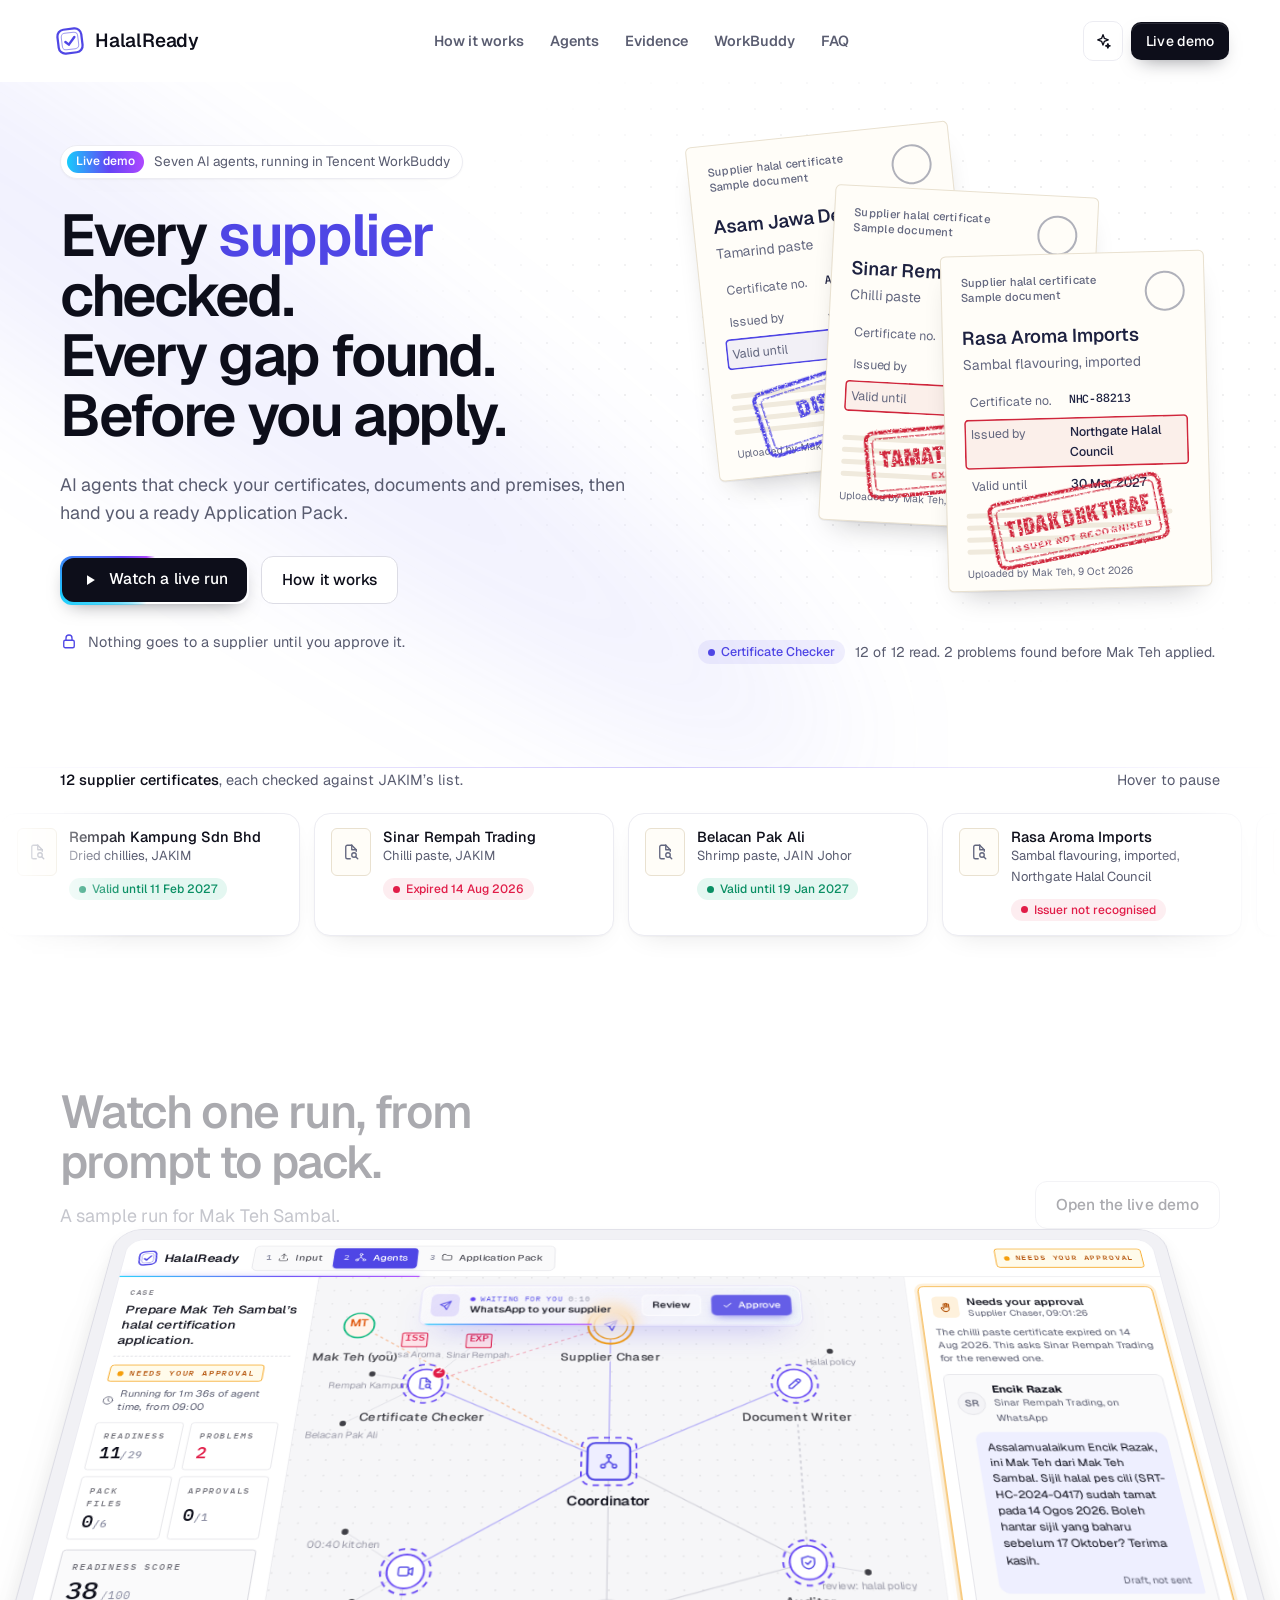
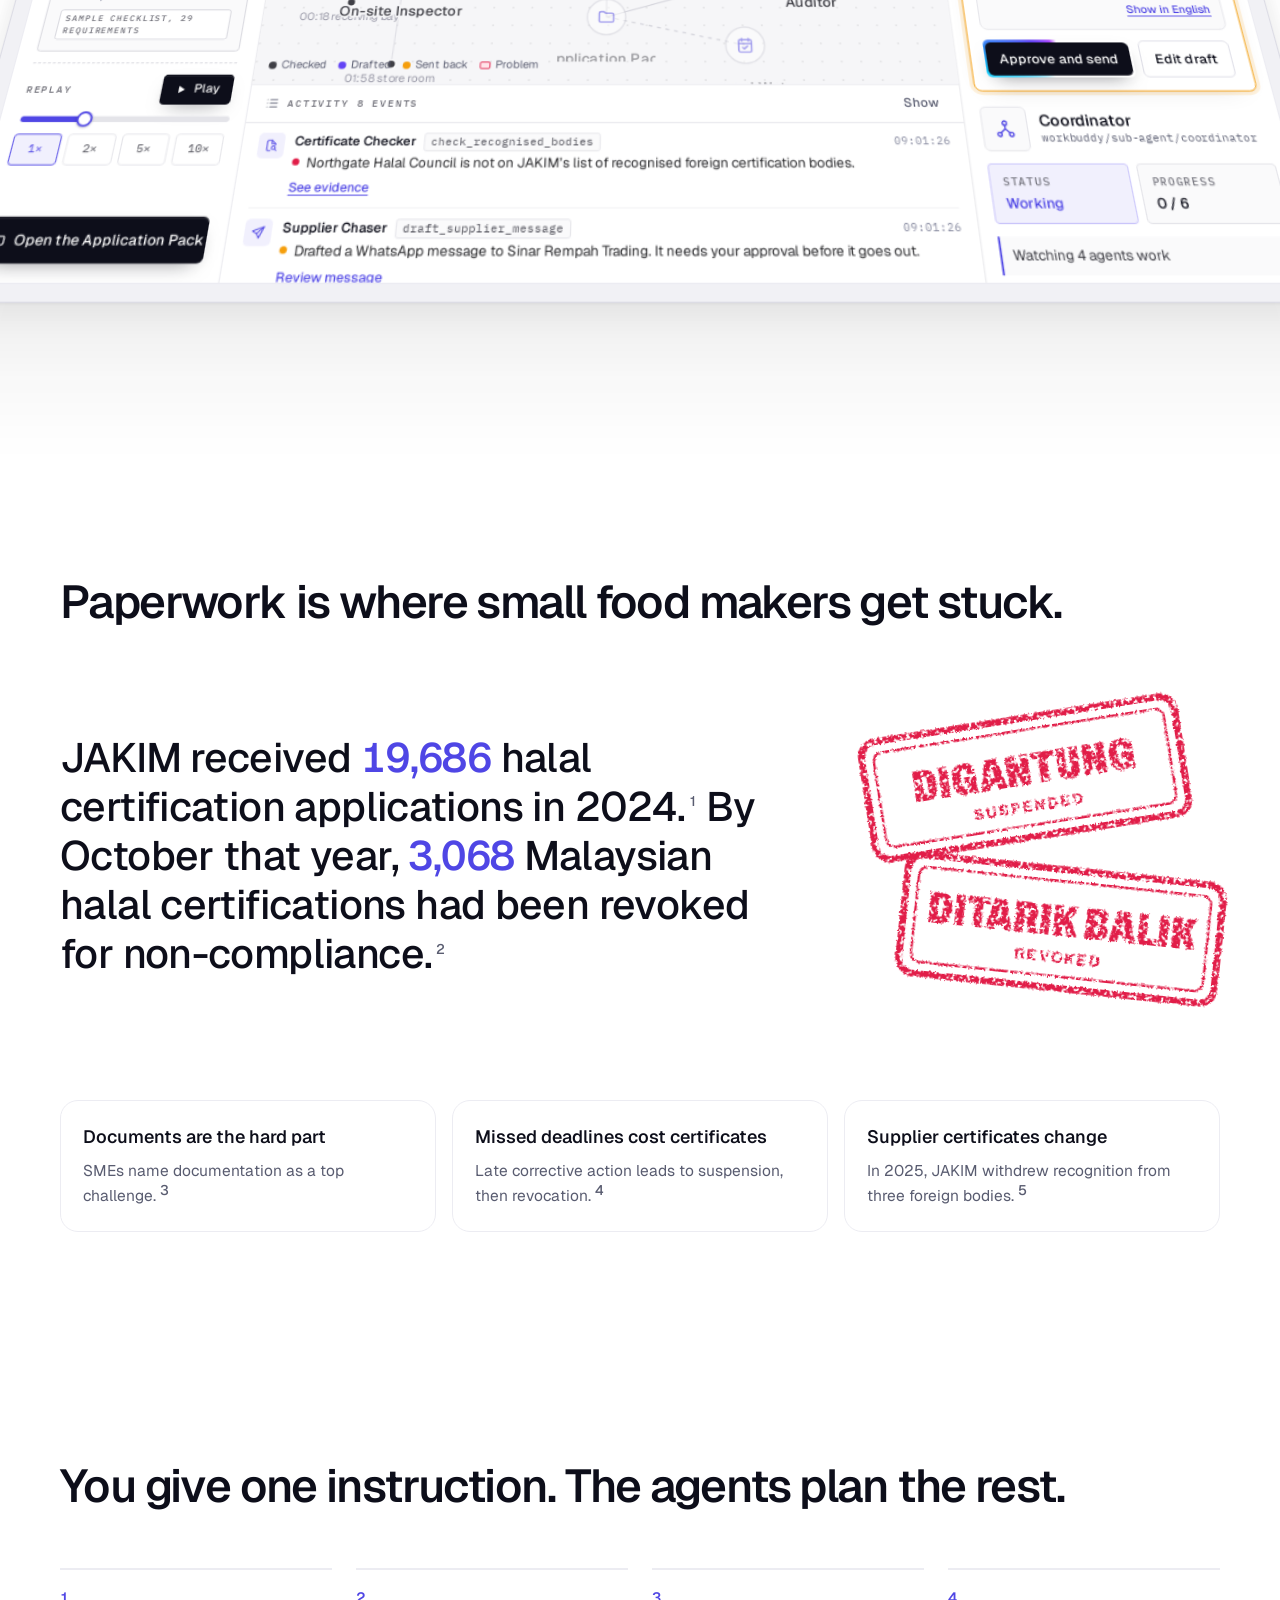
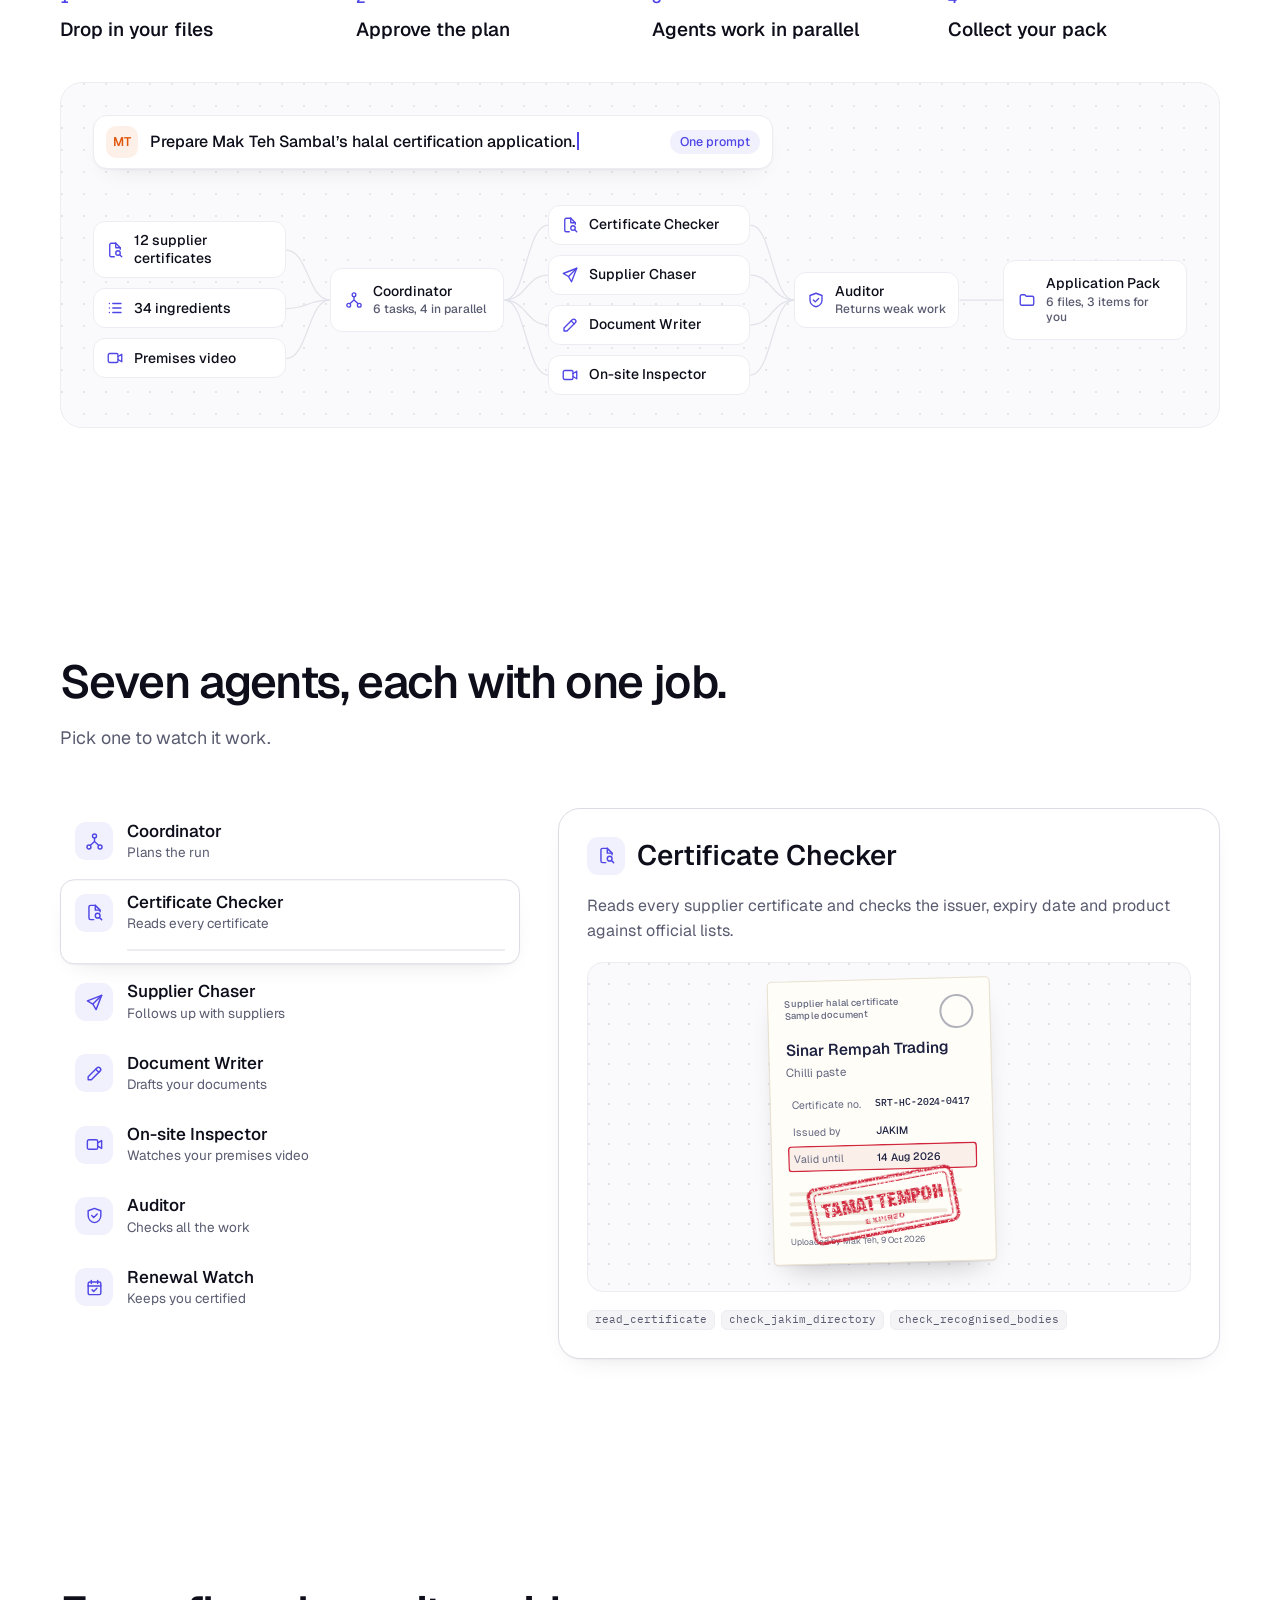
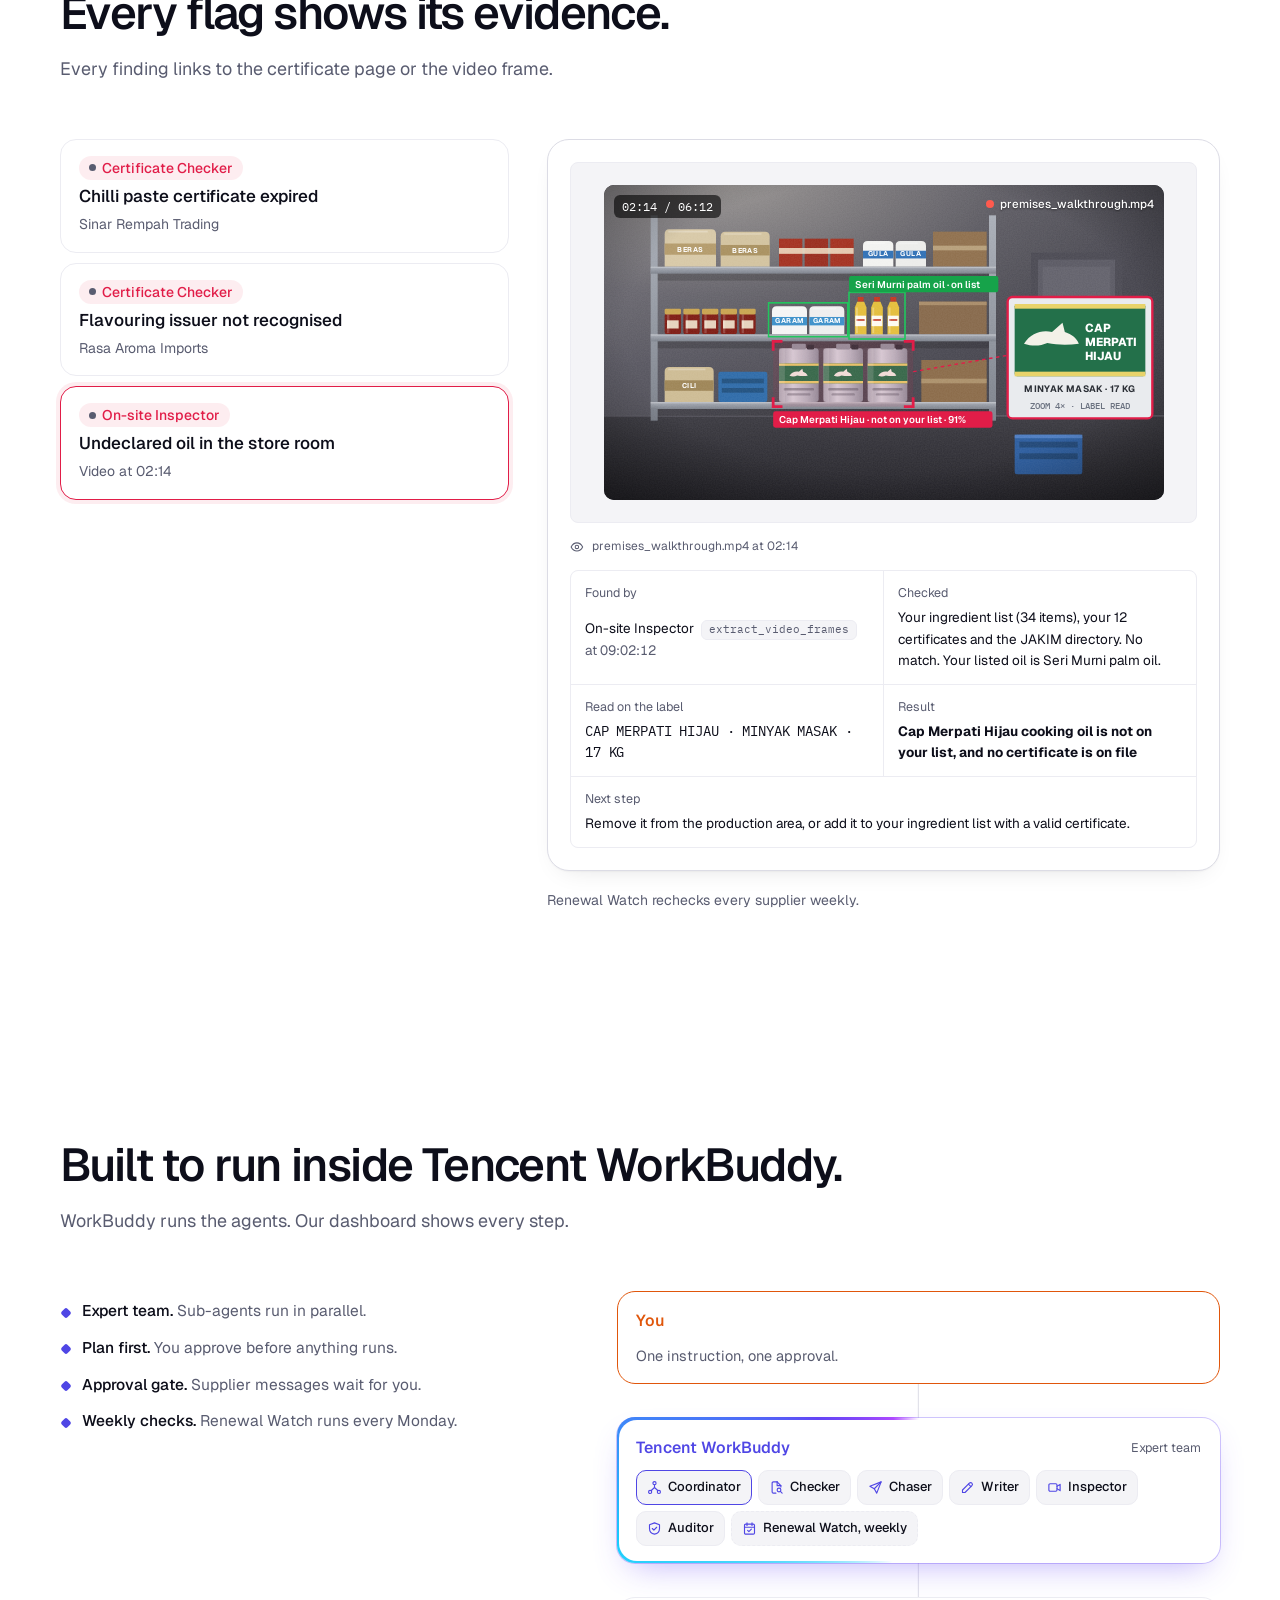
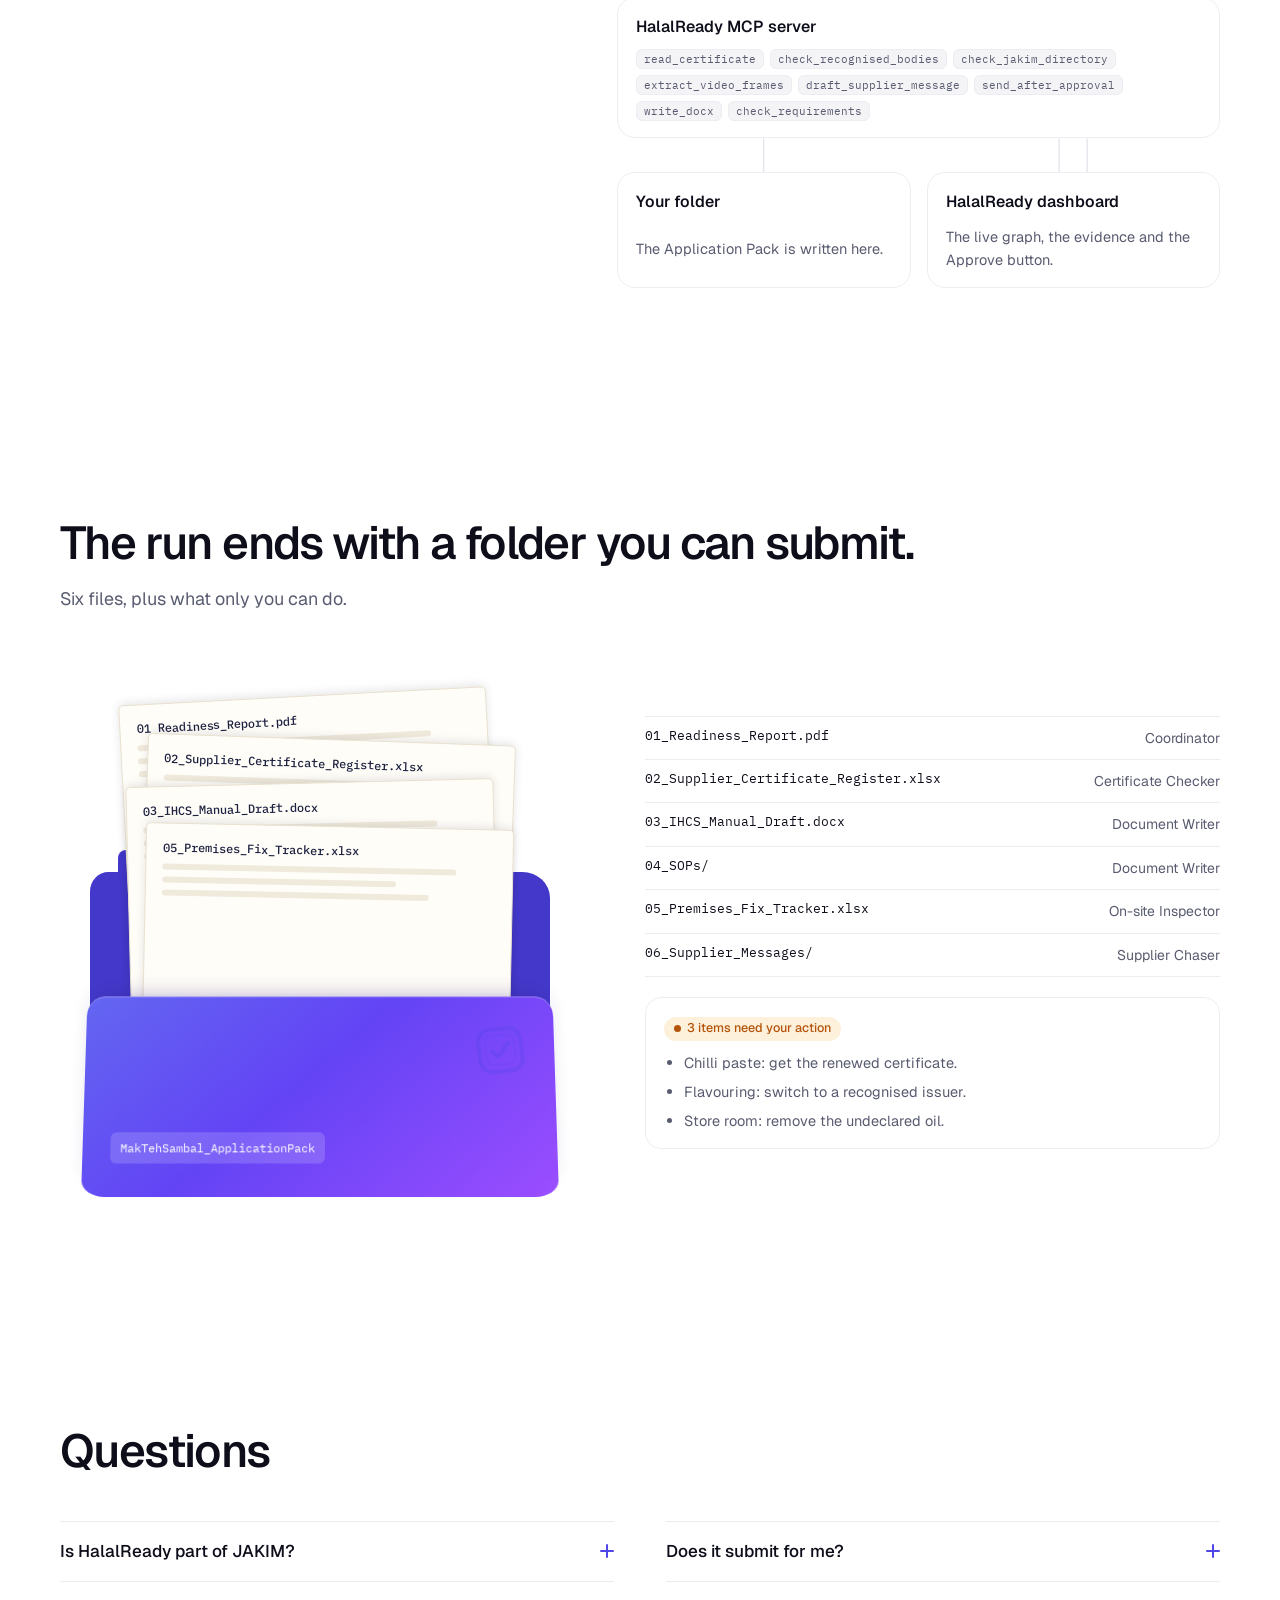
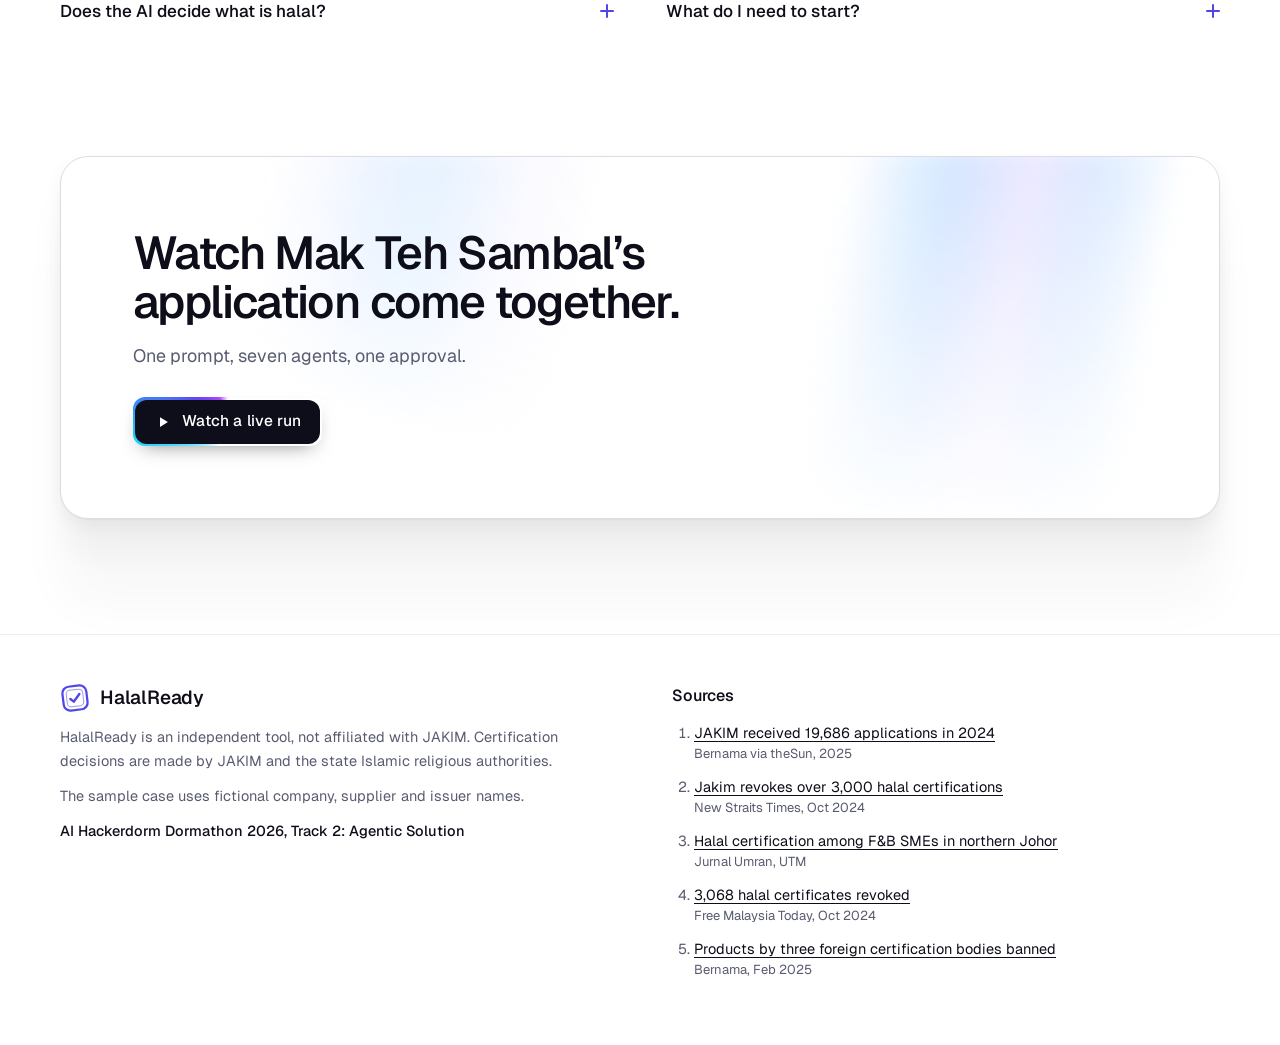
<file: HalalReady.html>
<!doctype html><html><head><meta charset=utf8><meta name=viewport content="width=device-width,initial-scale=1,viewport-fit=cover"><style>:root{color-scheme:light;box-sizing:border-box;padding-top:env(safe-area-inset-top,0px);padding-bottom:env(safe-area-inset-bottom,0px)}html{scroll-padding-top:env(safe-area-inset-top,0px)}body{margin:0;padding:0;font:14px -apple-system,BlinkMacSystemFont,sans-serif;background:#fff;color:#000}img{max-width:100%}[hidden]:not([hidden=until-found i]){display:none!important}</style></head><body>
<title>HalalReady</title>
<meta name="description" content="AI agents in Tencent WorkBuddy that check every supplier certificate, find every gap and prepare a halal certification Application Pack.">
<link rel="preconnect" href="https://fonts.googleapis.com">
<link rel="preconnect" href="https://fonts.gstatic.com" crossorigin>
<link rel="stylesheet" href="https://fonts.googleapis.com/css2?family=Geist:wght@300..800&amp;family=Archivo:wdth,wght@62..125,700..900&amp;family=IBM+Plex+Mono:wght@400;500;600&amp;display=swap">
<style>
/* HalalReady: the site and the live demo.
   White first. Ink indigo for the brand, a cyan-indigo-violet light for things
   that move (beams, borders, progress), and status colours kept apart.
   One theme by design: the page is white whatever the viewer's setting. */
:root {
  --ground: #FFFFFF;
  --ground-2: #FAFAFC;
  --surface: #FFFFFF;
  --surface-2: #F4F4F7;
  --line: #ECECF2;
  --line-strong: #DCDCE5;
  --text: #0D0E1A;
  --muted: #595C70;
  --faint: #8A8DA2;
  --ink: #4F46E5;
  --ink-strong: #4338CA;
  --ink-wash: rgba(79, 70, 229, .08);
  --on-ink: #FFFFFF;
  --btn: #0D0E1A;
  --on-btn: #FFFFFF;
  --g1: #18CCFC;
  --g2: #6344F5;
  --g3: #AE48FF;
  --grad: linear-gradient(90deg, #18CCFC, #6344F5 55%, #AE48FF);
  --human: #E0560B;
  --human-wash: rgba(234, 88, 12, .09);
  --ok: #0A8F64;
  --ok-fill: #10B981;
  --ok-wash: rgba(16, 185, 129, .11);
  --attn: #B45309;
  --attn-fill: #F59E0B;
  --attn-wash: rgba(245, 158, 11, .14);
  --on-attn: #FFFFFF;
  --bad: #E11D48;
  --bad-wash: rgba(225, 29, 72, .08);
  --edge: #E2E2EA;
  --dot: rgba(13, 14, 26, .10);
  --veil: rgba(255, 255, 255, .78);
  --bubble: #EEEFFF;
  --spot: #6366F1;
  --spot-alpha: .09;
  --paper: #FFFDF8;
  --paper-2: #F0EADD;
  --paper-ink: #1D2140;
  --paper-muted: #63677F;
  --paper-line: #E9E1D0;
  --stamp: #4F46E5;
  --stamp-bad: #D0263C;
  --folder-back: #4338CA;
  --folder-front: #5B50F0;
  --still-wall: #3B3A44;
  --still-shelf: #6B5A47;
  --still-floor: #2A2A31;
  --glow: 0 0 0 1px rgba(99, 68, 245, .30), 0 14px 34px -14px rgba(99, 68, 245, .45);
  --shadow: 0 1px 2px rgba(13, 14, 26, .04), 0 10px 28px -16px rgba(13, 14, 26, .16);
  --shadow-lg: 0 1px 2px rgba(13, 14, 26, .05), 0 9px 20px rgba(13, 14, 26, .05), 0 37px 37px rgba(13, 14, 26, .04), 0 84px 50px rgba(13, 14, 26, .03);
  --paper-shadow: 0 1px 1px rgba(13, 14, 26, .06), 0 16px 30px -16px rgba(13, 14, 26, .28);
  --font-display: "Geist", "Inter", "Helvetica Neue", Arial, system-ui, sans-serif;
  --font-stamp: "Archivo", "Arial Narrow", Arial, sans-serif;
  --font-body: "Geist", system-ui, -apple-system, "Segoe UI", Roboto, sans-serif;
  --font-mono: "IBM Plex Mono", ui-monospace, SFMono-Regular, Menlo, Consolas, monospace;
  --r-panel: 14px;
  --r-btn: 12px;
  --ease: cubic-bezier(.2, .8, .2, 1);
  --spring: cubic-bezier(.3, 1.35, .45, 1);
  color-scheme: light;
}

*, *::before, *::after { box-sizing: border-box; }
html { -webkit-text-size-adjust: 100%; }
body {
  margin: 0;
  background: var(--ground);
  color: var(--text);
  font-family: var(--font-body);
  font-size: 16px;
  line-height: 1.6;
  -webkit-font-smoothing: antialiased;
  text-rendering: optimizeLegibility;
}
body.is-demo { overflow: hidden; }
img, svg { max-width: 100%; }
a { color: inherit; }
button { font: inherit; color: inherit; }
p { margin: 0; }
:focus-visible { outline: 2px solid var(--ink); outline-offset: 3px; border-radius: 6px; }
html:not(.no-motion) { scroll-behavior: smooth; }
.defs { position: absolute; width: 0; height: 0; overflow: hidden; }
.mono { font-family: var(--font-mono); letter-spacing: -.01em; }
.tnum { font-variant-numeric: tabular-nums; }
.sr-only { position: absolute; width: 1px; height: 1px; padding: 0; margin: -1px; overflow: hidden; clip: rect(0 0 0 0); white-space: nowrap; border: 0; }
.ico { display: inline-block; width: 1.15em; height: 1.15em; flex: none; vertical-align: -.2em; }
.ico svg { width: 100%; height: 100%; display: block; }

.wrap { width: 100%; max-width: 1240px; margin-inline: auto; padding-inline: clamp(16px, 4vw, 40px); }
.section { padding-block: clamp(72px, 9vw, 128px); }
section[id] { scroll-margin-top: 84px; }
.section-head { display: grid; gap: 16px; max-width: none; margin-bottom: clamp(32px, 5vw, 56px); }
.h-display, .h-section, h3 { font-family: var(--font-display); text-wrap: balance; margin: 0; }
.h-display { font-weight: 600; letter-spacing: -.04em; line-height: 1.02; }
.h-section { font-weight: 560; font-size: clamp(30px, 3.6vw, 48px); line-height: 1.08; letter-spacing: -.035em; }
.lead { font-size: clamp(17px, 1.4vw, 19.5px); line-height: 1.55; color: var(--muted); max-width: 60ch; text-wrap: pretty; }

/* Buttons and chips */
.btn {
  --h: 48px;
  display: inline-flex; align-items: center; justify-content: center; gap: 10px;
  min-height: var(--h); padding: 0 20px; border-radius: var(--r-btn);
  border: 1px solid transparent; background: none;
  font-weight: 500; font-size: 15.5px; font-stretch: 104%; letter-spacing: .005em;
  text-decoration: none; cursor: pointer; white-space: nowrap;
  transition: transform .16s ease, box-shadow .25s ease, background-color .2s ease, border-color .2s ease, color .2s ease;
}
.btn:active { transform: translateY(1px); }
.btn-ink { background: var(--btn); color: var(--on-btn); box-shadow: 0 1px 0 rgba(255, 255, 255, .12) inset, 0 8px 20px -10px rgba(13, 14, 26, .55); }
.btn-ink:hover { transform: translateY(-1px); box-shadow: 0 1px 0 rgba(255, 255, 255, .12) inset, 0 14px 28px -12px rgba(99, 68, 245, .6); }
.btn-line { color: var(--text); border-color: var(--line-strong); background: var(--surface); }
.btn-line:hover { border-color: var(--text); }
.btn-sm { --h: 38px; padding: 0 14px; font-size: 14px; border-radius: 10px; }
.btn[disabled] { opacity: .5; cursor: default; transform: none; box-shadow: none; }
.icon-btn {
  width: 40px; height: 40px; display: inline-grid; place-items: center; flex: none;
  border-radius: 10px; border: 1px solid var(--line); background: transparent; color: var(--text); cursor: pointer;
  transition: background-color .2s ease, border-color .2s ease;
}
.icon-btn:hover { border-color: var(--line-strong); background: var(--surface-2); }
.icon-btn .ico { width: 18px; height: 18px; }
.chip {
  display: inline-flex; align-items: center; gap: 6px; height: 24px; padding: 0 10px;
  border-radius: 999px; font-size: 12.5px; font-weight: 500; line-height: 1;
  background: var(--surface-2); color: var(--muted); white-space: nowrap;
}
.chip .d { width: 7px; height: 7px; border-radius: 50%; background: currentColor; flex: none; }
.chip.ok { background: var(--ok-wash); color: var(--ok); }
.chip.attn { background: var(--attn-wash); color: var(--attn); }
.chip.bad { background: var(--bad-wash); color: var(--bad); }
.chip.ink { background: var(--ink-wash); color: var(--ink); }
.chip.human { background: var(--human-wash); color: var(--human); }
.tool {
  display: inline-flex; align-items: center; height: 20px; padding: 0 7px; border-radius: 6px;
  font-family: var(--font-mono); font-size: 11px; color: var(--muted);
  background: var(--surface-2); border: 1px solid var(--line); white-space: nowrap;
}

/* Logo */
.logo {
  display: inline-flex; align-items: center; gap: 10px; text-decoration: none; color: var(--text);
  font-family: var(--font-display); font-weight: 560; font-stretch: 112%; font-size: 19px; letter-spacing: -.01em;
}
.logo-mark { width: 30px; height: 30px; flex: none; color: var(--ink); }

/* Paper documents and ink stamps (shared by the site and the demo) */
.paper {
  position: absolute; left: 0; top: 0;
  width: 16.5em; height: 21em; padding: 1.2em 1.2em 1em;
  background: var(--paper); color: var(--paper-ink);
  border: 1px solid var(--paper-line); border-radius: .35em;
  box-shadow: var(--paper-shadow);
  display: flex; flex-direction: column; gap: .75em;
  transform-origin: 50% 60%; overflow: hidden;
}
.paper.is-static { position: relative; }
.paper-top { display: flex; justify-content: space-between; align-items: flex-start; gap: .6em; }
.paper-kind { font-size: .7em; font-weight: 500; color: var(--paper-muted); letter-spacing: .02em; line-height: 1.3; }
.paper-seal { width: 2.5em; height: 2.5em; border-radius: 50%; border: .16em double var(--paper-muted); opacity: .5; flex: none; }
.paper-supplier { font-family: var(--font-display); font-weight: 560; font-stretch: 96%; font-size: 1.16em; line-height: 1.12; }
.paper-item { font-size: .86em; color: var(--paper-muted); margin-top: -.5em; }
.paper-fields { display: grid; gap: .1em; margin: 0; font-size: .78em; }
.paper-fields > div { display: grid; grid-template-columns: 7.4em minmax(0, 1fr); gap: .5em; padding: .42em .5em; border-radius: .35em; transition: box-shadow .3s ease, background-color .3s ease; }
.paper-fields dt { color: var(--paper-muted); }
.paper-fields dd { margin: 0; font-weight: 500; min-width: 0; overflow-wrap: anywhere; }
.paper-fields dd.mono { font-weight: 500; font-size: .94em; }
.paper-fields > div.hl { box-shadow: inset 0 0 0 .13em var(--stamp); background: rgba(74, 68, 212, .07); }
.paper-fields > div.hl.bad { box-shadow: inset 0 0 0 .13em var(--stamp-bad); background: rgba(194, 54, 43, .07); }
.paper-lines { display: grid; gap: .45em; margin-top: auto; }
.paper-lines i { display: block; height: .3em; border-radius: .2em; background: var(--paper-2); }
.paper-foot { font-size: .64em; color: var(--paper-muted); }
.paper-scan {
  position: absolute; left: 0; right: 0; top: 0; height: 3.2em; margin-top: -3.2em;
  background: linear-gradient(to bottom, rgba(74, 68, 212, 0), rgba(74, 68, 212, .12) 70%, rgba(74, 68, 212, .55) 97%, rgba(74, 68, 212, 0));
  opacity: 0; pointer-events: none;
}
.stamp-slot { position: absolute; left: 50%; top: 80%; width: 11.2em; transform: translate(-50%, -50%) rotate(var(--sr, -11deg)); pointer-events: none; }
.stamp-slot svg { width: 100%; height: auto; display: block; overflow: visible; }
.stamp { color: var(--stamp); }
.stamp.bad { color: var(--stamp-bad); }

/* Video still (stylised frame from the walkthrough video) */
.still { position: relative; border-radius: 10px; overflow: hidden; background: var(--still-floor); aspect-ratio: 16 / 9; }
.still svg { width: 100%; height: 100%; display: block; }
.still-tc {
  position: absolute; left: 10px; top: 10px; padding: 2px 8px; border-radius: 6px;
  background: rgba(0, 0, 0, .6); color: #FFFFFF; font-family: var(--font-mono); font-size: 12px;
}
.still-rec { position: absolute; right: 10px; top: 10px; display: inline-flex; align-items: center; gap: 6px; color: #FFFFFF; font-size: 11.5px; font-weight: 500; text-shadow: 0 1px 2px rgba(0, 0, 0, .6); }
.still-rec::before { content: ""; width: 8px; height: 8px; border-radius: 50%; background: #FF5A4E; }
.still-box { transition: opacity .35s ease; }
.still.nobox .still-box { opacity: 0; }

/* ---------- Motion: Aceternity UI effects, rebuilt without dependencies ----------
   Moving Border, Text Generate Effect, Flip Words, Background Beams With
   Collision, Infinite Moving Cards, Card Spotlight / Glowing Effect,
   Card Hover Effect (sliding highlight), Aurora Background, Sparkles,
   3D Card Effect and Container Scroll Animation (in site.css / site.js). */

/* Moving Border: a comet of light running round the edge */
@property --mb-a { syntax: '<angle>'; inherits: false; initial-value: 0deg; }
.mb { position: relative; isolation: isolate; }
.mb::before {
  content: ""; position: absolute; inset: -1.5px; border-radius: inherit; z-index: -2; pointer-events: none;
  background: conic-gradient(from var(--mb-a), transparent 0deg 200deg, var(--g1) 260deg, var(--g2) 305deg, var(--g3) 340deg, transparent 360deg);
  animation: mb-spin var(--mb-speed, 3.2s) linear infinite;
}
.mb::after {
  content: ""; position: absolute; inset: 1px; border-radius: inherit; z-index: -1; pointer-events: none;
  background: var(--mb-fill, var(--btn));
}
.btn.mb { border-color: transparent; background: transparent; }
@keyframes mb-spin { to { --mb-a: 360deg; } }

/* Text Generate Effect: words arrive out of a blur */
.tg-ready .w { display: inline-block; opacity: 0; filter: blur(10px); transform: translateY(.18em); }
.tg-in .w { animation: tg-word .8s var(--ease) forwards; animation-delay: calc(var(--i) * 60ms + var(--tg-delay, 0ms)); }
@keyframes tg-word { to { opacity: 1; filter: none; transform: none; } }

/* Flip Words */
.flip { position: relative; display: inline-block; white-space: nowrap; color: var(--ink); }
.flip .fl { display: inline-block; }
.flip .fl.in { animation: fl-in .5s var(--ease) both; animation-delay: calc(var(--i) * 38ms); }
.flip-out { position: absolute; left: 0; top: 0; pointer-events: none; animation: fl-out .55s var(--ease) forwards; }
@keyframes fl-in { from { opacity: 0; transform: translateY(.35em); filter: blur(8px); } to { opacity: 1; transform: none; filter: blur(0); } }
@keyframes fl-out { to { opacity: 0; transform: translate(.6em, -.8em) scale(1.6); filter: blur(8px); } }

/* Background Beams With Collision */
.bbc { position: absolute; inset: 0; overflow: hidden; pointer-events: none; }
.fb {
  position: absolute; top: 0; width: 2px; border-radius: 2px;
  background: linear-gradient(to bottom, rgba(99, 68, 245, 0), var(--g2) 70%, var(--g3));
  will-change: transform;
}
.bbc-floor { position: absolute; left: 0; right: 0; bottom: 0; height: 1px; background: linear-gradient(90deg, transparent, rgba(99, 68, 245, .28), transparent); }
.burst { position: absolute; width: 0; height: 0; }
.burst i { position: absolute; left: -1px; top: -4px; width: 2px; height: 7px; border-radius: 2px; background: linear-gradient(to bottom, var(--g2), var(--g3)); }
.burst b { position: absolute; left: -48px; top: -7px; width: 96px; height: 10px; border-radius: 50%; background: radial-gradient(closest-side, rgba(99, 68, 245, .55), rgba(174, 72, 255, 0)); filter: blur(3px); }

/* Infinite Moving Cards */
.mq { position: relative; overflow: hidden; -webkit-mask-image: linear-gradient(to right, transparent, #000 10%, #000 90%, transparent); mask-image: linear-gradient(to right, transparent, #000 10%, #000 90%, transparent); }
.mq-track { display: flex; gap: 14px; width: max-content; padding-block: 8px 22px; animation: mq-run var(--mq-dur, 60s) linear infinite; }
.mq-track.rev { animation-direction: reverse; }
.mq:hover .mq-track { animation-play-state: paused; }
@keyframes mq-run { to { transform: translateX(calc(-50% - 7px)); } }

/* Card Spotlight with a glowing edge that follows the pointer */
[data-spot] { position: relative; }
[data-spot]::after {
  content: ""; position: absolute; inset: 0; border-radius: inherit; pointer-events: none; opacity: 0; transition: opacity .35s ease;
  background: radial-gradient(340px circle at var(--mx, 50%) var(--my, 50%), rgba(99, 68, 245, .08), transparent 62%);
}
[data-spot]::before {
  content: ""; position: absolute; inset: -1px; border-radius: inherit; padding: 1.5px; pointer-events: none; opacity: 0; transition: opacity .35s ease;
  background: radial-gradient(260px circle at var(--mx, 50%) var(--my, 50%), var(--g2), var(--g3) 30%, rgba(24, 204, 252, 0) 70%);
  -webkit-mask: linear-gradient(#000 0 0) content-box, linear-gradient(#000 0 0); -webkit-mask-composite: xor;
  mask: linear-gradient(#000 0 0) content-box, linear-gradient(#000 0 0); mask-composite: exclude;
}
[data-spot]:hover::after, [data-spot]:hover::before { opacity: 1; }

/* Card Hover Effect: one highlight that slides between items */
.hl-host { position: relative; }
.hl-host > .hl-pill {
  position: absolute; left: 0; top: 0; z-index: 0; pointer-events: none; opacity: 0;
  border-radius: 14px; background: var(--surface-2);
  transition: transform .42s var(--spring), width .42s var(--spring), height .42s var(--spring), opacity .25s ease;
}
.hl-host > .hl-pill.on { opacity: 1; }
.hl-item { position: relative; z-index: 1; }

/* Aurora Background */
.aurora { position: absolute; inset: -12px; overflow: hidden; pointer-events: none; z-index: -1; opacity: .55; filter: blur(14px) saturate(1.2); }
.aurora::before, .aurora::after {
  content: ""; position: absolute; inset: 0;
  background-image:
    repeating-linear-gradient(100deg, #FFFFFF 0%, #FFFFFF 7%, transparent 10%, transparent 12%, #FFFFFF 16%),
    repeating-linear-gradient(100deg, #3B82F6 10%, #A5B4FC 15%, #93C5FD 20%, #DDD6FE 25%, #60A5FA 30%);
  background-size: 300%, 200%; background-position: 50% 50%, 50% 50%;
  -webkit-mask-image: radial-gradient(ellipse at 100% 0%, #000 10%, transparent 72%); mask-image: radial-gradient(ellipse at 100% 0%, #000 10%, transparent 72%);
}
.aurora::before { display: none; }
.aurora::after { animation: aurora 18s linear infinite; }
@keyframes aurora { from { background-position: 50% 50%, 50% 50%; } to { background-position: 350% 50%, 350% 50%; } }

/* Sparkles */
.sparkles { position: absolute; inset: -8%; pointer-events: none; z-index: 3; }
.spk { position: absolute; width: var(--s, 12px); height: var(--s, 12px); opacity: 0; color: var(--g2); }
.spk svg { width: 100%; height: 100%; display: block; }
.is-open .spk { animation: spk 2.4s ease-in-out infinite; animation-delay: var(--d, 0s); }
@keyframes spk { 0%, 100% { opacity: 0; transform: scale(.2) rotate(0deg); } 50% { opacity: 1; transform: scale(1) rotate(90deg); } }

/* Shimmer text for live labels */
.shimmer { background: linear-gradient(90deg, var(--muted) 0%, var(--muted) 40%, var(--text) 50%, var(--muted) 60%, var(--muted) 100%); background-size: 250% 100%; -webkit-background-clip: text; background-clip: text; color: transparent; animation: shimmer 2.2s linear infinite; }
@keyframes shimmer { from { background-position: 100% 0; } to { background-position: -150% 0; } }

/* Motion off (the toggle in the nav) */
html.no-motion *, html.no-motion *::before, html.no-motion *::after { animation-duration: 0s !important; animation-delay: 0s !important; animation-iteration-count: 1 !important; transition-duration: 0s !important; }
html.no-motion .bbc .fb, html.no-motion .bbc .burst, html.no-motion .sparkles { display: none; }

/* ---------- Site ---------- */
.ico-slot { display: inline-flex; }
.ico-slot .ico { width: 18px; height: 18px; }

/* Nav: floats into a pill once you scroll */
.nav { position: sticky; top: env(safe-area-inset-top, 0px); z-index: 60; padding: 12px clamp(10px, 3vw, 24px); pointer-events: none; }
.nav-inner {
  pointer-events: auto; display: flex; align-items: center; gap: 20px;
  max-width: 1200px; margin-inline: auto; padding: 8px 10px 8px 14px;
  border-radius: 16px; border: 1px solid transparent;
  transition: background-color .35s ease, border-color .35s ease, box-shadow .35s ease, max-width .55s var(--ease), transform .45s var(--ease), opacity .3s ease;
}
.nav.is-hidden .nav-inner { transform: translateY(-140%); opacity: 0; }
.nav.is-scrolled .nav-inner {
  background: var(--veil); -webkit-backdrop-filter: blur(14px) saturate(1.3); backdrop-filter: blur(14px) saturate(1.3);
  border-color: var(--line); box-shadow: var(--shadow); max-width: 1060px;
}
.logo-slot { display: inline-flex; }
.nav-links { display: flex; gap: 2px; margin-inline: auto; }
.nav-links a { padding: 8px 12px; border-radius: 10px; text-decoration: none; color: var(--muted); font-size: 14.5px; font-weight: 560; transition: color .2s ease; }
.nav-links a:hover { color: var(--text); }
.nav-links > .hl-pill { border-radius: 10px; }
.motion-btn[aria-pressed="false"] { color: var(--faint); }
.nav-end { display: flex; gap: 8px; align-items: center; }
@media (max-width: 880px) { .nav-links { display: none; } .nav-end { margin-left: auto; } }

/* Hero */
.hero { position: relative; isolation: isolate; overflow: hidden; padding-block: clamp(24px, 4vw, 56px) clamp(64px, 8vw, 112px); }
.hero-bg { position: absolute; inset: 0; z-index: -1; pointer-events: none; overflow: hidden; }
.hero-grid-bg {
  position: absolute; inset: 0;
  background-image: radial-gradient(circle at 1px 1px, var(--dot) 1.2px, transparent 0); background-size: 26px 26px;
  -webkit-mask-image: radial-gradient(ellipse 60% 70% at 72% 40%, #000 20%, transparent 72%);
  mask-image: radial-gradient(ellipse 60% 70% at 72% 40%, #000 20%, transparent 72%);
}
.spot { position: absolute; left: 0; top: 0; width: 138%; max-width: none; height: auto; opacity: 0; animation: spot 2.4s var(--ease) .3s forwards; }
@keyframes spot { from { opacity: 0; transform: translate(-72%, -62%) scale(.55); } to { opacity: 1; transform: translate(-44%, -36%) scale(1); } }
.hero-grid { display: grid; grid-template-columns: minmax(0, 1.04fr) minmax(0, .96fr); gap: clamp(32px, 5vw, 72px); align-items: center; }
.hero-copy { display: grid; gap: 26px; align-content: start; }
.hero h1 { font-size: clamp(40px, 4.6vw, 68px); font-stretch: 100%; }
.hero-badge { text-decoration: none; transition: border-color .2s ease, transform .25s var(--ease); justify-self: start; display: inline-flex; align-items: center; gap: 10px; padding: 5px 12px 5px 6px; border-radius: 999px; border: 1px solid var(--line); background: var(--surface); font-size: 13.5px; color: var(--muted); box-shadow: var(--shadow); }
.hero-badge:hover { border-color: var(--line-strong); transform: translateY(-1px); }
.hero-badge b { flex: none; white-space: nowrap; display: inline-grid; place-items: center; height: 22px; padding: 0 9px; border-radius: 999px; background: var(--grad); color: #FFFFFF; font-size: 12px; font-weight: 540; }
.hero-desk { perspective: 1100px; }
.desk3d { transform-style: preserve-3d; transform: rotateX(var(--tx, 0deg)) rotateY(var(--ty, 0deg)); transition: transform .5s var(--ease); }
.hero-desk.is-tilting .desk3d { transition: transform .12s linear; }
.hero h1 span { display: block; }
.hero-ctas { display: flex; flex-wrap: wrap; gap: 12px; margin-top: 4px; }
.hero-note { display: flex; gap: 10px; align-items: flex-start; font-size: 14.5px; color: var(--muted); max-width: 52ch; }
.hero-note .ico { color: var(--ink); margin-top: 2px; }
.hero-desk { display: grid; justify-items: center; gap: 18px; min-width: 0; position: relative; }
.desk {
  --u: min(16px, calc((100vw - 40px) / 31.5));
  position: relative; font-size: var(--u); width: 31.5em; height: 30.5em; max-width: 100%;
}
.desk .paper { width: 16.5em; height: 21em; transform: translate(var(--px), var(--py)) rotate(var(--pr)); }
.desk-status {
  display: flex; align-items: center; gap: 10px; flex-wrap: wrap; justify-content: center;
  font-size: 14px; color: var(--muted); min-height: 26px; text-align: center;
}
.desk-msg { transition: opacity .25s ease; }
@media (max-width: 1000px) {
  .hero-grid { grid-template-columns: minmax(0, 1fr); }
  .hero-desk { margin-top: 8px; }
}

/* Supplier certificates: an infinite strip */
.strip { padding-block: 0 clamp(56px, 7vw, 96px); }
.strip-cap { display: flex; flex-wrap: wrap; align-items: baseline; justify-content: space-between; gap: 8px 24px; margin-bottom: 14px; font-size: 14.5px; color: var(--muted); }
.strip-cap b { color: var(--text); font-weight: 520; }
.mq-card { width: 300px; flex: none; display: grid; grid-template-columns: 40px minmax(0, 1fr); gap: 12px; align-items: start; padding: 14px 16px; border-radius: 16px; background: var(--surface); border: 1px solid var(--line); box-shadow: var(--shadow); }
.mq-ico { width: 40px; height: 48px; border-radius: 6px; background: var(--paper); border: 1px solid var(--paper-line); display: grid; place-items: center; color: var(--paper-muted); }
.mq-ico .ico { width: 18px; height: 18px; }
.mq-card b { display: block; font-size: 14.5px; font-weight: 520; line-height: 1.25; white-space: nowrap; overflow: hidden; text-overflow: ellipsis; }
.mq-card .it { display: block; font-size: 13px; color: var(--muted); margin-bottom: 8px; }
.mq-card .chip { height: 22px; font-size: 12px; }

/* Preview: the live dashboard tilting into view */
.preview { padding-block: 0 clamp(72px, 9vw, 128px); }
.preview-head { will-change: transform; display: flex; flex-wrap: wrap; justify-content: space-between; align-items: flex-end; gap: 20px 32px; margin-bottom: clamp(24px, 4vw, 40px); }
.preview-copy { display: grid; gap: 14px; max-width: 720px; }
.preview-stage { perspective: 1000px; }
.preview-card {
  transform-origin: 50% 0; transform: rotateX(var(--rx, 20deg)) scale(var(--sc, 1.04));
  border-radius: 28px; padding: clamp(6px, 1.2vw, 14px); background: #F1F1F5; border: 1px solid var(--line-strong);
  box-shadow: var(--shadow-lg); will-change: transform;
}
.preview-screen { position: relative; width: 100%; aspect-ratio: 1280 / 780; border-radius: 18px; overflow: hidden; background: var(--ground); max-width: 100%; border: 1px solid var(--line); }
.dash-host { position: absolute; left: 0; top: 0; width: 1280px; height: 780px; transform-origin: 0 0; transform: scale(var(--k, .8)); }
.preview-open {
  position: absolute; inset: 0; display: grid; place-items: center; text-decoration: none;
  background: rgba(255, 255, 255, 0); transition: background-color .3s ease;
}
.preview-open .btn { opacity: 0; transform: translateY(6px); transition: opacity .3s ease, transform .3s ease; }
.preview-open:hover, .preview-open:focus-visible { background: rgba(255, 255, 255, .45); }
.preview-open:hover .btn, .preview-open:focus-visible .btn { opacity: 1; transform: none; }
@media (hover: none) { .preview-open .btn { opacity: 1; transform: none; } .preview-open { align-items: end; padding-bottom: 14px; } }

/* Problem */
.problem .problem-grid { margin-top: -8px; }
.problem-grid { display: grid; grid-template-columns: minmax(0, 1.35fr) minmax(0, .65fr); gap: clamp(24px, 4vw, 56px); align-items: center; }
.problem-stamps { position: relative; height: 360px; }
.stamp-big { position: absolute; width: min(330px, 100%); color: var(--bad); }
.stamp-big svg { width: 100%; height: auto; display: block; overflow: visible; }
.stamp-big .stamp.bad { color: var(--bad); }
.stamp-big.a { left: 0; top: 10%; transform: rotate(-9deg); }
.stamp-big.b { left: 10%; top: 52%; transform: rotate(6deg); }
.stamp-big small { position: absolute; right: 6%; bottom: -26px; font-size: 12.5px; color: var(--muted); font-variant-numeric: tabular-nums; }
@media (max-width: 860px) { .problem-grid { grid-template-columns: minmax(0, 1fr); } .problem-stamps { height: 230px; max-width: 420px; } .stamp-big { width: min(260px, 70%); } }
.statement {
  max-width: 30ch;
  font-family: var(--font-display); font-weight: 500; font-stretch: 104%;
  font-size: clamp(26px, 3.2vw, 44px); line-height: 1.2; letter-spacing: -.015em; text-wrap: pretty;
}
.statement .num { color: var(--ink); font-weight: 560; font-variant-numeric: tabular-nums; }
sup { line-height: 0; }
sup a { font-family: var(--font-body); font-size: 14px; font-weight: 500; color: var(--muted); text-decoration: none; margin-left: 2px; padding: 0 2px; }
sup a:hover { color: var(--ink); }
.facts { display: grid; grid-template-columns: repeat(3, minmax(0, 1fr)); gap: 16px; margin-top: clamp(40px, 5vw, 64px); }
.fact { display: grid; gap: 8px; align-content: start; padding: 22px; border-radius: 18px; background: var(--surface); border: 1px solid var(--line); }
.fact h3 { font-size: 18px; font-weight: 540; font-stretch: 102%; }
.fact p { color: var(--muted); font-size: 15.5px; }
@media (max-width: 860px) { .facts { grid-template-columns: minmax(0, 1fr); } }

/* How it works */
.steps { list-style: none; margin: 0 0 clamp(28px, 4vw, 40px); padding: 0; display: grid; grid-template-columns: repeat(4, minmax(0, 1fr)); gap: 24px; }
.step { display: grid; gap: 8px; align-content: start; padding-top: 16px; border-top: 2px solid var(--line); transition: border-color .4s ease; }
.step { position: relative; }
.step::before { content: ""; position: absolute; left: 0; top: -2px; height: 2px; width: 0; background: var(--grad); transition: width .9s var(--ease); }
.step.is-on::before { width: 100%; }
.step-n { font-family: var(--font-display); font-weight: 560; font-stretch: 112%; font-size: 15px; color: var(--ink); font-variant-numeric: tabular-nums; }
.step h3 { font-size: 19px; font-weight: 540; font-stretch: 102%; line-height: 1.25; }
.step p { color: var(--muted); font-size: 15.5px; }
@media (max-width: 960px) { .steps { grid-template-columns: repeat(2, minmax(0, 1fr)); } }
@media (max-width: 540px) { .steps { grid-template-columns: minmax(0, 1fr); } }

.flow { position: relative; border: 1px solid var(--line); border-radius: 22px; background: var(--ground-2); padding: clamp(16px, 3vw, 32px); overflow: hidden; }
.flow::before {
  content: ""; position: absolute; inset: 0; pointer-events: none;
  background-image: radial-gradient(circle at 1px 1px, var(--dot) 1px, transparent 0); background-size: 22px 22px; opacity: .8;
}
.prompt-bar { position: relative; display: flex; align-items: center; gap: 12px; padding: 10px 12px; border-radius: 14px; background: var(--surface); border: 1px solid var(--line); max-width: 680px; margin-bottom: clamp(24px, 4vw, 36px); box-shadow: var(--shadow); }
.prompt-bar .who { width: 32px; height: 32px; border-radius: 10px; flex: none; display: grid; place-items: center; background: var(--human-wash); color: var(--human); font-weight: 560; font-size: 12.5px; }
.prompt-text { flex: 1; min-width: 0; font-family: var(--font-display); font-weight: 500; font-stretch: 98%; font-size: 16px; }
.caret { display: inline-block; width: 2px; height: 1.1em; margin-left: 2px; vertical-align: -.18em; background: var(--ink); animation: caret 1s steps(1) infinite; }
@keyframes caret { 50% { opacity: 0; } }
.flow-grid { position: relative; display: grid; grid-template-columns: minmax(0, 1.05fr) minmax(0, .95fr) minmax(0, 1.1fr) minmax(0, .9fr) minmax(0, 1fr); align-items: center; gap: clamp(18px, 3.4vw, 52px); }
.flow-svg { position: absolute; inset: 0; width: 100%; height: 100%; overflow: visible; pointer-events: none; }
.flow-svg .edge { fill: none; stroke: var(--edge); stroke-width: 1.25; }
.flow-col { position: relative; display: grid; gap: 10px; }
.flow-node {
  position: relative; z-index: 1; display: flex; align-items: center; gap: 10px;
  padding: 10px 12px; border-radius: 12px; background: var(--surface); border: 1px solid var(--line);
  font-size: 14px; font-weight: 500; line-height: 1.25; transition: border-color .35s ease, box-shadow .35s ease;
}
.flow-node .ico { color: var(--ink); }
.flow-node small { display: block; font-size: 12px; font-weight: 500; color: var(--muted); margin-top: 2px; }
.flow-node.is-hub, .flow-node.is-pack { padding: 14px; }
.flow-node.lit { border-color: var(--ink); box-shadow: var(--glow); }
.flow-node.lit-bad { border-color: var(--bad); box-shadow: 0 0 0 4px var(--bad-wash); }
.flow-node.lit-ok { border-color: var(--ok); box-shadow: 0 0 0 4px var(--ok-wash); }
@media (max-width: 860px) {
  .flow-grid { grid-template-columns: minmax(0, 1fr); gap: 28px; }
  .flow-col { grid-template-columns: repeat(auto-fit, minmax(150px, 1fr)); }
}

/* Agents roster */
.roster { display: grid; grid-template-columns: minmax(0, .82fr) minmax(0, 1.18fr); gap: clamp(20px, 3vw, 44px); align-items: start; }
.roster-list { list-style: none; margin: 0; padding: 0; display: grid; gap: 4px; }
.roster-btn {
  width: 100%; text-align: left; display: grid; grid-template-columns: 38px minmax(0, 1fr); gap: 14px; align-items: center;
  padding: 12px 14px; border-radius: 14px; border: 1px solid transparent; background: transparent; cursor: pointer;
  transition: background-color .25s ease, border-color .25s ease;
}
.roster-list > .hl-pill { background: var(--surface); border: 1px solid var(--line-strong); box-shadow: var(--shadow); border-radius: 14px; }
.roster-ico { width: 38px; height: 38px; border-radius: 11px; display: grid; place-items: center; background: var(--ink-wash); color: var(--ink); }
.roster-ico .ico { width: 19px; height: 19px; }
.roster-name { display: block; font-family: var(--font-display); font-weight: 540; font-stretch: 102%; font-size: 17px; line-height: 1.2; }
.roster-job { display: block; font-size: 13.5px; color: var(--muted); line-height: 1.4; margin-top: 2px; }
.roster-bar { grid-column: 2; height: 2px; border-radius: 2px; background: var(--line); overflow: hidden; margin-top: 2px; display: none; }
.roster-btn[aria-selected="true"] .roster-bar { display: block; }
.roster-bar i { display: block; height: 100%; width: 0; background: var(--grad); }
.roster-detail {
  position: sticky; top: 92px; display: grid; gap: 18px; padding: clamp(18px, 2.4vw, 28px);
  border-radius: 22px; background: var(--surface); border: 1px solid var(--line-strong); box-shadow: var(--shadow);
}
.rd-head { display: flex; align-items: center; gap: 12px; }
.rd-head h3 { font-size: clamp(22px, 2.2vw, 28px); font-weight: 560; font-stretch: 106%; line-height: 1.1; }
.rd-job { color: var(--muted); font-size: 16px; max-width: 58ch; }
.rd-tools { display: flex; flex-wrap: wrap; gap: 6px; }
.rd-out { display: flex; gap: 10px; align-items: flex-start; padding: 12px 14px; border-radius: 12px; background: var(--ground-2); border: 1px solid var(--line); font-size: 14.5px; }
.rd-out .ico { color: var(--ink); margin-top: 2px; }
.stage { position: relative; height: 330px; border-radius: 16px; background: var(--ground-2); border: 1px solid var(--line); overflow: hidden; }
.stage::before { content: ""; position: absolute; inset: 0; background-image: radial-gradient(circle at 1px 1px, var(--dot) 1px, transparent 0); background-size: 20px 20px; pointer-events: none; }
@media (max-width: 900px) { .roster { grid-template-columns: minmax(0, 1fr); } .roster-detail { position: relative; top: 0; } }

/* Micro demos inside the stage */
.md { position: absolute; inset: 0; display: grid; place-items: center; padding: 16px; }
.md-plan { width: min(360px, 100%); display: grid; gap: 8px; }
.md-task { display: grid; grid-template-columns: 22px minmax(0, 1fr) auto; gap: 10px; align-items: center; padding: 8px 10px; border-radius: 10px; background: var(--surface); border: 1px solid var(--line); font-size: 13.5px; }
.md-task .box { width: 18px; height: 18px; border-radius: 50%; border: 1.5px solid var(--line-strong); display: grid; place-items: center; transition: background-color .3s ease, border-color .3s ease; }
.md-task .box .ico { width: 12px; height: 12px; color: var(--on-ink); opacity: 0; }
.md-task.on .box { background: var(--ink); border-color: var(--ink); }
.md-task.on .box .ico { opacity: 1; }
.md-task .who { font-size: 12px; color: var(--muted); }
.md-desk { position: relative; font-size: 13.5px; width: 17.5em; height: 22em; }
.md-desk .paper { left: 0; top: 0; transform: rotate(-1.5deg); }
.md-chat { width: min(380px, 100%); display: grid; gap: 10px; }
.md-chat .bubble { max-width: 100%; min-height: 3em; }
.md-chat .row { display: flex; justify-content: space-between; align-items: center; gap: 8px; flex-wrap: wrap; }
.md-doc { width: min(320px, 92%); height: 250px; background: var(--paper); color: var(--paper-ink); border-radius: 6px; box-shadow: var(--paper-shadow); padding: 18px 18px 14px; display: grid; gap: 8px; align-content: start; position: relative; overflow: hidden; }
.md-doc h4 { margin: 0; font-family: var(--font-display); font-weight: 560; font-stretch: 96%; font-size: 15px; }
.md-doc .sub { font-size: 11px; color: var(--paper-muted); margin-top: -4px; }
.md-line { font-size: 11.5px; line-height: 1.45; opacity: 0; transform: translateY(4px); transition: opacity .35s ease, transform .35s ease; }
.md-line.on { opacity: 1; transform: none; }
.md-line.new { background: rgba(74, 68, 212, .1); box-shadow: inset 2px 0 0 var(--stamp); padding: 2px 6px; border-radius: 3px; }
.md-note { position: absolute; right: 10px; top: 54px; max-width: 150px; font-size: 11px; line-height: 1.35; padding: 6px 8px; border-radius: 6px; background: #FFF4E5; color: #6B3A00; border: 1px solid #F0C27A; opacity: 0; transition: opacity .35s ease; }
.md-note.on { opacity: 1; }
.md-doc .stamp-slot { left: 62%; top: 72%; width: 150px; }
.md-video { width: min(420px, 100%); display: grid; gap: 10px; }
.md-scrub { position: relative; height: 6px; border-radius: 3px; background: var(--surface-2); }
.md-scrub i { position: absolute; left: 0; top: 0; bottom: 0; width: 0; border-radius: 3px; background: var(--ink); }
.md-scrub b { position: absolute; top: -4px; width: 4px; height: 14px; border-radius: 2px; background: var(--bad); }
.md-zones { display: flex; flex-wrap: wrap; gap: 6px; }
.md-zones .chip { transition: background-color .3s ease, color .3s ease; }
.md-cal { width: min(400px, 100%); display: grid; gap: 12px; }
.md-weeks { display: grid; grid-template-columns: repeat(6, minmax(0, 1fr)); gap: 6px; }
.md-week { display: grid; gap: 6px; justify-items: center; padding: 10px 4px; border-radius: 10px; background: var(--surface); border: 1px solid var(--line); font-size: 11.5px; color: var(--muted); transition: border-color .3s ease; }
.md-week b { font-size: 13px; color: var(--text); font-variant-numeric: tabular-nums; }
.md-week .pip { width: 10px; height: 10px; border-radius: 50%; border: 1.5px solid var(--line-strong); transition: background-color .3s ease, border-color .3s ease; }
.md-week.on .pip { background: var(--ink); border-color: var(--ink); }
.md-week.exp { border-color: var(--attn); }
.md-week.exp .pip { border-color: var(--attn); }
.md-week.fu { border-color: var(--ink); }
.md-alert { display: flex; gap: 10px; align-items: flex-start; padding: 10px 12px; border-radius: 12px; background: var(--surface); border: 1px solid var(--attn); font-size: 13.5px; opacity: 0; transform: translateY(6px); transition: opacity .4s ease, transform .4s ease; }
.md-alert.on { opacity: 1; transform: none; }
.md-alert .ico { color: var(--attn); margin-top: 2px; }

/* Evidence */
.ev { display: grid; grid-template-columns: minmax(0, .8fr) minmax(0, 1.2fr); gap: clamp(20px, 3vw, 44px); align-items: start; }
.ev-tabs { display: grid; gap: 10px; }
.ev-tab {
  width: 100%; text-align: left; display: grid; gap: 6px; padding: 16px 18px; border-radius: 16px;
  border: 1px solid var(--line); background: transparent; cursor: pointer; transition: background-color .25s ease, border-color .25s ease;
}
.ev-tab { background: var(--surface); transition: border-color .25s ease, box-shadow .25s ease, transform .25s var(--ease); }
.ev-tab:hover { transform: translateY(-2px); box-shadow: var(--shadow); }
.ev-tab[aria-selected="true"] { border-color: var(--bad); box-shadow: 0 0 0 4px var(--bad-wash); }
.ev-tab b { font-family: var(--font-display); font-weight: 540; font-stretch: 102%; font-size: 17px; line-height: 1.25; }
.ev-tab span { font-size: 14px; color: var(--muted); }
.ev-panel { padding: clamp(14px, 2vw, 22px); border-radius: 22px; background: var(--surface); border: 1px solid var(--line-strong); box-shadow: var(--shadow); }
.ev-panel .evd-src { min-height: 320px; padding: 22px; }
.ev-panel .evd-src .still { max-width: 560px; }
.ev-panel .evd-rows { display: grid; grid-template-columns: repeat(2, minmax(0, 1fr)); gap: 1px; background: var(--line); }
.ev-panel .evd-row { grid-template-columns: minmax(0, 1fr); gap: 4px; border-top: 0; background: var(--surface); padding: 12px 14px; }
.ev-tab .chip { justify-self: start; }
.ev-note { margin-top: 18px; font-size: 14px; color: var(--muted); max-width: 70ch; }
@media (max-width: 960px) {
  .ev { grid-template-columns: minmax(0, 1fr); }
  .ev-tabs { grid-template-columns: repeat(3, minmax(0, 1fr)); }
}
@media (max-width: 620px) { .ev-tabs { grid-template-columns: minmax(0, 1fr); } .ev-panel .evd-rows { grid-template-columns: minmax(0, 1fr); } .ev-panel .evd-src { min-height: 0; padding: 14px; } }

/* WorkBuddy stack */
.stack-grid { display: grid; grid-template-columns: minmax(0, .9fr) minmax(0, 1.1fr); gap: clamp(28px, 5vw, 72px); align-items: start; }
.stack-copy { display: grid; gap: 18px; position: sticky; top: 96px; }
.stack-list { list-style: none; margin: 8px 0 0; padding: 0; display: grid; gap: 12px; }
.stack-list li { padding-left: 22px; position: relative; color: var(--muted); font-size: 15.5px; }
.stack-list li::before { content: ""; position: absolute; left: 2px; top: .62em; width: 8px; height: 8px; border-radius: 2px; background: var(--ink); transform: rotate(45deg); }
.stack-list strong { color: var(--text); font-weight: 520; }
.layers { position: relative; display: grid; gap: 34px; }
.layers-svg { position: absolute; inset: 0; width: 100%; height: 100%; overflow: visible; pointer-events: none; }
.layers-svg .edge { fill: none; stroke: var(--edge); stroke-width: 1.25; }
.layer { position: relative; z-index: 1; display: grid; gap: 10px; padding: 16px 18px; border-radius: 18px; background: var(--surface); border: 1px solid var(--line); }
.layer p { color: var(--muted); font-size: 14.5px; }
.layer.is-wb { --mb-fill: var(--surface); --mb-speed: 4s; border-color: transparent; box-shadow: var(--glow); }
.layer.is-human { border-color: var(--human); }
.layer-head { display: flex; justify-content: space-between; align-items: center; gap: 10px; flex-wrap: wrap; }
.layer-tag { font-family: var(--font-display); font-weight: 560; font-stretch: 104%; font-size: 16px; }
.layer.is-human .layer-tag { color: var(--human); }
.layer.is-wb .layer-tag { color: var(--ink); }
.layer-note { font-size: 12.5px; color: var(--muted); }
.wb-row, .tool-row { display: flex; flex-wrap: wrap; gap: 6px; }
.wb-chip { display: inline-flex; align-items: center; gap: 6px; padding: 6px 10px; border-radius: 10px; background: var(--surface-2); border: 1px solid var(--line); font-size: 13px; font-weight: 500; }
.wb-chip .ico { width: 15px; height: 15px; color: var(--ink); }
.wb-chip.is-main { border-color: var(--ink); }
.wb-chip.is-sched { border-style: dashed; }
.layer-split { display: grid; grid-template-columns: minmax(0, 1fr) minmax(0, 1fr); gap: 16px; }
@media (max-width: 960px) { .stack-grid { grid-template-columns: minmax(0, 1fr); } .stack-copy { position: relative; top: 0; } }
@media (max-width: 520px) { .layer-split { grid-template-columns: minmax(0, 1fr); } }

/* Pack: the folder */
.pack-grid { display: grid; grid-template-columns: minmax(0, .95fr) minmax(0, 1.05fr); gap: clamp(28px, 5vw, 72px); align-items: center; }
.folder { --fw: min(460px, 100%); position: relative; isolation: isolate; width: var(--fw); aspect-ratio: 1.05 / 1; margin: 90px auto 0; perspective: 1000px; }
.folder-back { position: absolute; left: 0; right: 0; bottom: 0; height: 74%; border-radius: 4% 6% 5% 5% / 6% 8% 6% 6%; background: var(--folder-back); }
.folder-back::before { content: ""; position: absolute; left: 6%; top: -7%; width: 34%; height: 12%; border-radius: 8px 8px 0 0; background: var(--folder-back); }
.sheet {
  position: absolute; left: 10%; width: 80%; height: 62%; bottom: 14%; border-radius: 5px; padding: 14px 16px; display: grid; gap: 7px; align-content: start;
  background: var(--paper); border: 1px solid var(--paper-line); box-shadow: 0 -2px 10px rgba(13, 14, 26, .10);
  transition: transform .7s var(--ease);
}
.sheet-name { font-family: var(--font-mono); font-size: 12px; color: var(--paper-ink); font-weight: 500; overflow: hidden; text-overflow: ellipsis; white-space: nowrap; }
.sheet i { display: block; height: 6px; border-radius: 3px; background: var(--paper-2); }
.sheet i:nth-of-type(1) { width: 88%; } .sheet i:nth-of-type(2) { width: 70%; } .sheet i:nth-of-type(3) { width: 80%; }
.sheet.s1 { transform: translate(-1%, -30%) rotate(-1.5deg); }
.sheet.s2 { transform: translate(1%, -22%) rotate(1deg); }
.sheet.s3 { transform: translate(-1%, -14%) rotate(-.8deg); }
.sheet.s4 { transform: translate(1%, -6%) rotate(.8deg); }
.folder.is-open .sheet.s1 { transform: translate(-3%, -62%) rotate(-3deg); }
.folder.is-open .sheet.s2 { transform: translate(2%, -46%) rotate(2deg); }
.folder.is-open .sheet.s3 { transform: translate(-2%, -30%) rotate(-1.4deg); }
.folder.is-open .sheet.s4 { transform: translate(2%, -14%) rotate(1.2deg); }
.folder-front {
  position: absolute; left: -2%; right: -2%; bottom: 0; height: 46%; border-radius: 4% 4% 5% 5% / 10% 10% 8% 8%;
  background: linear-gradient(140deg, #6366F1, #6344F5 45%, #9B4DFF); box-shadow: inset 0 1px 0 rgba(255, 255, 255, .3), 0 -10px 24px -14px rgba(40, 20, 120, .45); display: grid; align-items: end; padding: 0 6% 7%;
  transform-origin: 50% 100%; transform: rotateX(8deg);
}
.folder-mark { position: absolute; right: 6%; top: 14%; width: 54px; height: 54px; color: #FFFFFF; opacity: .28; }
.folder-mark .logo-mark { width: 100%; height: 100%; }
.folder-label { justify-self: start; padding: 6px 10px; border-radius: 6px; background: rgba(255, 255, 255, .16); color: #FFFFFF; font-family: var(--font-mono); font-size: 12px; max-width: 100%; overflow: hidden; text-overflow: ellipsis; white-space: nowrap; }
.pack-copy { display: grid; gap: 20px; }
.pack-files { list-style: none; margin: 0; padding: 0; border-top: 1px solid var(--line); }
.pack-files li { display: flex; justify-content: space-between; gap: 16px; padding: 10px 0; border-bottom: 1px solid var(--line); font-size: 14px; flex-wrap: wrap; }
.pack-files .fn { font-size: 13px; color: var(--text); }
.pack-files li > span:last-child { color: var(--muted); }
.pack-todo { display: grid; gap: 10px; padding: 16px 18px; border-radius: 16px; background: var(--surface); border: 1px solid var(--line); }
.pack-todo ul { margin: 0; padding-left: 20px; display: grid; gap: 6px; color: var(--muted); font-size: 14.5px; }
@media (max-width: 900px) { .pack-grid { grid-template-columns: minmax(0, 1fr); } .folder { --fw: min(380px, 100%); margin-top: 120px; } }

/* Control */

.control-grid { display: grid; grid-template-columns: repeat(3, minmax(0, 1fr)); gap: 16px; margin-top: clamp(32px, 4vw, 48px); }
.control-item { display: grid; gap: 10px; align-content: start; padding: 24px; border-radius: 18px; background: var(--surface); border: 1px solid var(--line); }
.control-item .ico { width: 24px; height: 24px; color: var(--ink); }
.control-item h3 { font-size: 19px; font-weight: 540; font-stretch: 102%; line-height: 1.25; }
.control-item p { color: var(--muted); font-size: 15.5px; }
@media (max-width: 860px) { .control-grid { grid-template-columns: minmax(0, 1fr); } }

/* FAQ */
.faq-list { display: grid; grid-template-columns: repeat(2, minmax(0, 1fr)); gap: 0 clamp(24px, 4vw, 56px); margin-top: clamp(28px, 4vw, 44px); }
.faq details { border-top: 1px solid var(--line); padding: 18px 0; }
.faq summary { cursor: pointer; list-style: none; display: flex; justify-content: space-between; align-items: center; gap: 16px; font-weight: 520; font-size: 17px; line-height: 1.35; }
.faq summary::-webkit-details-marker { display: none; }
.plus { position: relative; width: 14px; height: 14px; flex: none; }
.plus::before, .plus::after { content: ""; position: absolute; left: 0; top: 6px; width: 14px; height: 2px; border-radius: 1px; background: var(--ink); transition: transform .3s var(--ease); }
.plus::after { transform: rotate(90deg); }
details[open] .plus::after { transform: rotate(0deg); }
.faq details p { margin-top: 10px; color: var(--muted); font-size: 15.5px; max-width: 60ch; }
@media (max-width: 860px) { .faq-list { grid-template-columns: minmax(0, 1fr); } }

/* CTA */
.cta { padding-block: 0 clamp(72px, 9vw, 120px); }
.cta-panel {
  position: relative; overflow: hidden; isolation: isolate; display: flex; flex-wrap: wrap; align-items: flex-end; justify-content: space-between; gap: 28px;
  padding: clamp(32px, 6vw, 72px); border-radius: 28px; background: var(--surface); border: 1px solid var(--line-strong); box-shadow: var(--shadow-lg);
}
.cta-svg { position: absolute; inset: 0; width: 100%; height: 100%; z-index: -1; pointer-events: none; }
.cta-svg .edge { fill: none; stroke: var(--edge); stroke-width: 1; opacity: .6; }
.cta-copy { display: grid; gap: 14px; max-width: 860px; }

/* Footer */
.foot { border-top: 1px solid var(--line); padding-block: 48px 64px; }
.foot-grid { display: grid; grid-template-columns: minmax(0, 1fr) minmax(0, 1fr); gap: clamp(28px, 5vw, 72px); }
.foot-about { display: grid; gap: 12px; align-content: start; max-width: 52ch; }
.foot-about p { color: var(--muted); font-size: 14.5px; }
.foot-event { font-weight: 500; color: var(--text) !important; }
.foot-src h2 { font-family: var(--font-display); font-size: 16px; font-weight: 540; margin: 0 0 12px; }
.foot-src ol { margin: 0; padding-left: 22px; display: grid; gap: 10px; font-size: 14.5px; }
.foot-src li { color: var(--muted); scroll-margin-top: 100px; }
.foot-src li:target { color: var(--text); }
.foot-src a { color: var(--text); text-underline-offset: 3px; text-decoration-thickness: 1px; }
.foot-src a:hover { color: var(--ink); }
.foot-src span { display: block; font-size: 13px; }
@media (max-width: 760px) { .foot-grid { grid-template-columns: minmax(0, 1fr); } }

/* Hero entrance: the headline generates, then the rest rises in order */
html:not(.no-motion) .hero-badge, html:not(.no-motion) .hero .lead, html:not(.no-motion) .hero-ctas, html:not(.no-motion) .hero-note, html:not(.no-motion) .hero-desk {
  animation: rise .9s var(--ease) both;
}
html:not(.no-motion) .hero-badge { animation-delay: .05s; }
html:not(.no-motion) .hero .lead { animation-delay: .75s; }
html:not(.no-motion) .hero-ctas { animation-delay: .9s; }
html:not(.no-motion) .hero-note { animation-delay: 1.05s; }
html:not(.no-motion) .hero-desk { animation-delay: .4s; animation-duration: 1.2s; }
@keyframes rise { from { opacity: 0; transform: translateY(14px); filter: blur(6px); } to { opacity: 1; transform: none; filter: none; } }
.section.pack { overflow-x: clip; }
@media (hover: none) { .strip-cap span:last-child { display: none; } }
@media (max-width: 520px) { .hero-badge { font-size: 12.5px; } }
.ev-panel .evd-row:last-child:nth-child(odd) { grid-column: 1 / -1; }

/* ---------- Live demo: Input, Agents, Application Pack ----------
   A crisp tool look: square-ish boxes, hairline borders, small mono labels. */
.demo-view {
  position: fixed; inset: 0; z-index: 100; background: #F6F6F8;
  padding-top: env(safe-area-inset-top, 0px); padding-bottom: env(safe-area-inset-bottom, 0px);
}
.dash {
  --bd: #E4E4E9; --bd2: #D4D4DB; --panel: #FFFFFF; --wash: #FAFAFB; --label: #71717A;
  position: relative; display: grid; grid-template-rows: auto minmax(0, 1fr);
  height: 100%; min-height: 0; overflow: hidden;
  background: #F6F6F8; color: var(--text); font-size: 14px; line-height: 1.45;
}
.dash button { cursor: pointer; }
.mono-l { font-family: var(--font-mono); font-size: 10.5px; font-weight: 500; letter-spacing: .07em; text-transform: uppercase; color: var(--label); }
.mono-l.ok { color: var(--ok); } .mono-l.bad { color: var(--bad); } .mono-l.attn { color: var(--attn); } .mono-l.ink { color: var(--ink); }
.mono-chip {
  display: inline-flex; align-items: center; gap: 7px; height: 24px; padding: 0 9px; border-radius: 4px;
  border: 1px solid var(--bd2); background: var(--wash); white-space: nowrap;
  font-family: var(--font-mono); font-size: 10.5px; font-weight: 500; letter-spacing: .07em; text-transform: uppercase; color: #52525B;
}
.mono-chip::before { content: ""; width: 7px; height: 7px; border-radius: 50%; background: var(--faint); }
[data-state="running"].mono-chip::before { background: var(--ok-fill); }
[data-state="waiting"].mono-chip { border-color: var(--attn-fill); color: var(--attn); background: #FFFBEB; }
[data-state="waiting"].mono-chip::before { background: var(--attn-fill); }
[data-state="complete"].mono-chip { border-color: #A7F3D0; color: var(--ok); background: #ECFDF5; }
[data-state="complete"].mono-chip::before { background: var(--ok-fill); }

/* Top bar */
.dt { position: relative; display: flex; align-items: center; gap: 10px 18px; flex-wrap: wrap; padding: 9px 16px; background: var(--panel); border-bottom: 1px solid var(--bd); }
.dt .logo { font-size: 17px; gap: 8px; }
.dt .logo-mark { width: 26px; height: 26px; }
.dt-tabs { display: flex; padding: 3px; gap: 3px; border: 1px solid var(--bd); border-radius: 7px; background: var(--wash); }
.dt-tab { display: inline-flex; align-items: center; gap: 7px; height: 32px; padding: 0 12px; border: 0; border-radius: 5px; background: transparent; color: #52525B; font-weight: 500; font-size: 13px; white-space: nowrap; transition: background-color .2s ease, color .2s ease; }
.dt-tab .ico { width: 15px; height: 15px; }
.dt-n { font-family: var(--font-mono); font-size: 11px; color: var(--faint); }
.dt-tab:hover { color: var(--text); }
.dt-tab[aria-selected="true"] { background: var(--ink); color: #FFFFFF; box-shadow: 0 1px 2px rgba(79, 70, 229, .4); }
.dt-tab[aria-selected="true"] .dt-n { color: rgba(255, 255, 255, .7); }
.dt-end { margin-left: auto; display: flex; align-items: center; gap: 8px; }
.run-bar { position: absolute; left: 0; right: 0; bottom: -1px; height: 2px; pointer-events: none; }
.run-bar i { display: block; height: 100%; width: 0; background: var(--grad); box-shadow: 0 0 8px rgba(99, 68, 245, .5); transition: width .3s linear; }
.db { position: relative; min-height: 0; }
.pane { height: 100%; min-height: 0; }
.pane[hidden] { display: none !important; }

/* ---------- Tab 1: input ---------- */
.pane-input { overflow: auto; }
.in-grid { max-width: 1180px; margin: 0 auto; padding: 28px clamp(16px, 3vw, 32px) 40px; display: grid; grid-template-columns: minmax(0, 1fr) minmax(0, 1fr); gap: 28px; align-items: start; }
.in-col { display: grid; gap: 16px; min-width: 0; }
.in-head { display: grid; gap: 8px; }
.in-head h2 { font-family: var(--font-display); font-weight: 560; font-stretch: 104%; font-size: 28px; line-height: 1.1; letter-spacing: -.015em; margin: 0; }
.in-head p { color: var(--muted); font-size: 15px; max-width: 52ch; }
.fld { display: grid; gap: 6px; }
.fld-note { font-size: 12.5px; color: var(--muted); }
.inp { width: 100%; border: 1px solid var(--bd2); border-radius: 6px; background: var(--panel); color: var(--text); padding: 10px 12px; font: inherit; font-size: 15px; line-height: 1.45; resize: vertical; transition: border-color .2s ease, box-shadow .2s ease; }
.inp:focus { outline: none; border-color: var(--ink); box-shadow: 0 0 0 3px var(--ink-wash); }
.in-plan { display: grid; gap: 10px; padding: 16px 18px; border: 1px solid var(--bd); border-radius: 8px; background: var(--panel); }
.in-plan ol { margin: 0; padding-left: 20px; display: grid; gap: 6px; font-size: 14px; color: #3F3F46; }
.in-files-h { display: flex; justify-content: space-between; align-items: center; }
.drop { display: grid; gap: 10px; padding: 12px 14px; border: 1.5px dashed var(--bd2); border-radius: 8px; background: var(--panel); transition: border-color .2s ease, background-color .2s ease; }
.drop.over { border-color: var(--ink); background: var(--ink-wash); }
.drop-h { display: flex; align-items: center; gap: 12px; }
.drop-h b { display: block; font-size: 14.5px; font-weight: 520; }
.drop-h span { font-size: 12.5px; color: var(--muted); }
.drop-ico { width: 36px; height: 36px; flex: none; border-radius: 6px; display: grid; place-items: center; background: var(--ink-wash); color: var(--ink); }
.drop-add { margin-left: auto; cursor: pointer; }
.drop-list { list-style: none; margin: 0; padding: 0; display: grid; gap: 3px; max-height: 118px; overflow: auto; }
.drop-list li { display: grid; grid-template-columns: 16px minmax(0, 1fr) auto; gap: 8px; align-items: center; padding: 3px 4px; border-radius: 4px; font-size: 12.5px; color: #3F3F46; }
.drop-list li .ico { width: 14px; height: 14px; color: var(--faint); }
.drop-list li.own { background: #FFFBEB; }
.drop-list .fn { overflow: hidden; text-overflow: ellipsis; white-space: nowrap; }
.in-note { font-size: 13px; color: var(--attn); background: #FFFBEB; border: 1px solid #FDE68A; border-radius: 6px; padding: 8px 10px; }
.in-go { display: flex; align-items: center; gap: 14px; flex-wrap: wrap; margin-top: 4px; }
.in-go > span { font-size: 13px; color: var(--muted); }
.in-start { --h: 50px; font-size: 16px; padding: 0 24px; }

/* ---------- Tab 2: agents ---------- */
.pane-agents { display: grid; grid-template-columns: 272px minmax(0, 1fr) 360px; }
.dash.is-embed .pane-agents { grid-template-columns: 246px minmax(0, 1fr) 316px; }
.ag-left { display: flex; flex-direction: column; gap: 12px; padding: 16px 18px 18px; background: var(--panel); border-right: 1px solid var(--bd); overflow: auto; min-height: 0; }
.ag-back { display: inline-flex; align-items: center; gap: 4px; font-size: 13px; color: var(--muted); text-decoration: none; }
.ag-back .ico { width: 14px; height: 14px; }
.ag-back:hover { color: var(--text); }
.ag-claim { font-size: 16.5px; font-weight: 500; line-height: 1.35; margin-top: -4px; padding-bottom: 12px; border-bottom: 1px dashed var(--bd2); }
.ag-chips { display: flex; flex-wrap: wrap; gap: 6px; }
.ag-ran { display: flex; align-items: center; gap: 6px; font-size: 12.5px; color: var(--muted); margin-top: -4px; }
.ag-ran .ico { width: 14px; height: 14px; }
.kgrid { display: grid; grid-template-columns: repeat(2, minmax(0, 1fr)); gap: 8px; }
.kbox { display: grid; gap: 4px; padding: 10px 12px; border: 1px solid var(--bd); border-radius: 4px; background: var(--panel); }
.kbox b { font-family: var(--font-mono); font-size: 20px; font-weight: 500; line-height: 1.1; }
.kbox b::after { content: attr(data-of); font-size: 13px; color: var(--faint); font-weight: 500; }
.kbox.is-bad b { color: var(--bad); }
.score { display: grid; gap: 6px; padding: 12px 14px; border: 1px solid var(--bd2); border-radius: 4px; background: var(--wash); transition: background-color .4s ease, border-color .4s ease; }
.score.good { background: #ECFDF5; border-color: #A7F3D0; }
.score-v { display: flex; align-items: baseline; gap: 3px; font-family: var(--font-mono); }
.score-v b { font-size: 28px; font-weight: 500; line-height: 1; }
.score.good .score-v b { color: var(--ok); }
.score-v small { font-size: 13px; color: var(--faint); }
.score-tag { justify-self: start; border: 1px solid var(--bd2); border-radius: 3px; padding: 2px 6px; background: var(--panel); font-size: 9.5px; }
.replay { display: grid; gap: 10px; padding-top: 12px; border-top: 1px dashed var(--bd2); }
.replay-h { display: flex; justify-content: space-between; align-items: center; }
.ag-play { --h: 32px; border-radius: 5px; padding: 0 12px; font-size: 12.5px; gap: 6px; }
.ag-play .ico { width: 14px; height: 14px; }
.scrub { -webkit-appearance: none; appearance: none; width: 100%; height: 6px; border-radius: 3px; background: linear-gradient(90deg, var(--ink) var(--p, 0%), #E4E4E9 var(--p, 0%)); outline-offset: 4px; }
.scrub::-webkit-slider-thumb { -webkit-appearance: none; width: 16px; height: 16px; border-radius: 50%; background: var(--panel); border: 2px solid var(--ink); box-shadow: 0 1px 3px rgba(0, 0, 0, .2); }
.scrub::-moz-range-thumb { width: 14px; height: 14px; border-radius: 50%; background: var(--panel); border: 2px solid var(--ink); }
.speeds { display: grid; grid-template-columns: repeat(4, minmax(0, 1fr)); gap: 6px; }
.speeds button { height: 32px; border: 1px solid var(--bd); border-radius: 4px; background: var(--panel); font-family: var(--font-mono); font-size: 11.5px; color: #52525B; }
.speeds button[aria-pressed="true"] { border-color: var(--ink); color: var(--ink); background: var(--ink-wash); }
.ag-spacer { flex: 1; min-height: 4px; }
.ag-pack { width: 100%; --h: 44px; border-radius: 6px; font-size: 14px; gap: 8px; }
.ag-pack .ico { width: 16px; height: 16px; }
.ag-pack.mb { --mb-fill: var(--btn); }

.ag-center { display: grid; grid-template-rows: minmax(0, 1fr) auto; min-height: 0; min-width: 0; }
.gwrap { position: relative; min-height: 0; overflow: hidden; background: #F6F6F8; background-image: radial-gradient(circle at 1px 1px, rgba(13, 14, 26, .07) 1px, transparent 0); background-size: 20px 20px; }
.net { position: absolute; inset: 0; width: 100%; height: 100%; display: block; }
.gk { stroke: #D1D1D9; stroke-width: 1.3; }
.gk.is-live { stroke: #B7B1F7; stroke-width: 1.5; }
.gk.sat { stroke: #DCDCE3; stroke-width: 1; }
.gk.cross { stroke: #BDBDC8; stroke-dasharray: 4 4; }
.gk.cross.bad { stroke: #F3A6B5; }
.gk.cross.human, .gk.human { stroke: #F6BE9B; stroke-dasharray: 4 4; }
.gk.dashed { stroke-dasharray: 4 5; }
.g-beams .beam { fill: none; stroke-linecap: round; }
.gn { cursor: pointer; transition: opacity .4s ease; outline: none; }
.gn .body { fill: #FFFFFF; stroke: #CFCFD8; stroke-width: 1.5; transition: stroke .3s ease; }
.gn .ring { fill: none; stroke: transparent; stroke-width: 2; transform-box: fill-box; transform-origin: center; }
.gn .gi { fill: none; stroke: var(--ink); stroke-width: 1.9; stroke-linecap: round; stroke-linejoin: round; }
.gn .gl { font-family: var(--font-body); font-size: 11.5px; font-weight: 500; fill: #3F3F46; paint-order: stroke; stroke: #F6F6F8; stroke-width: 4px; stroke-linejoin: round; }
.gn.hub .body { fill: #EEEEFF; stroke: #BDB7F9; }
.gn.hub .gl { font-size: 12.5px; font-weight: 560; fill: var(--text); }
.gn.human .body { fill: #FFF4EC; stroke: #F6BE9B; }
.gn .mt { font-family: var(--font-body); font-size: 11.5px; font-weight: 560; fill: var(--human); }
.gn[data-state="idle"] { opacity: .5; }
.gn.hub[data-state="idle"], .gn.human[data-state="idle"] { opacity: .85; }
.gn[data-state="working"] .ring { stroke: var(--g2); stroke-dasharray: 7 6; animation: ring-spin 3s linear infinite; }
.gn[data-state="working"] .body { stroke: var(--g2); stroke-width: 2; }
.gn[data-state="waiting"] .ring { stroke: var(--attn-fill); stroke-width: 2.5; animation: ring-pulse 1.4s ease-in-out infinite; }
.gn[data-state="waiting"] .body { stroke: var(--attn-fill); fill: #FFFBEB; }
.gn[data-state="done"] .body { stroke: var(--ok-fill); stroke-width: 2; }
.gn[data-state="flag"] .body { stroke: var(--bad); stroke-width: 2; }
.gn .badge { display: none; }
.gn.has-bad .badge { display: inline; }
.gn .badge circle { fill: var(--bad); stroke: #FFFFFF; stroke-width: 2; }
.gn .badge text { font-family: var(--font-mono); font-size: 9.5px; font-weight: 500; fill: #FFFFFF; }
.gn.is-sel .body { stroke: var(--ink); stroke-width: 2.5; }
.gn:focus-visible .body { stroke: var(--ink); stroke-width: 3; }
@keyframes ring-spin { to { transform: rotate(360deg); } }
@keyframes ring-pulse { 50% { transform: scale(1.12); opacity: .5; } }
.gs { cursor: pointer; outline: none; }
.gs .halo { fill: transparent; transition: fill .2s ease; }
.gs .dot { fill: #52525B; stroke: #FFFFFF; stroke-width: 1.5; }
.gs.r-ink .dot { fill: var(--g2); }
.gs.r-warn .dot { fill: var(--attn-fill); }
.gs.r-ok .dot { fill: #3F3F46; }
.gs .sq { fill: #FFE4E9; stroke: var(--bad); stroke-width: 1.2; }
.gs .sq-t { font-family: var(--font-mono); font-size: 9.5px; font-weight: 500; fill: var(--bad); }
.gs .sl { font-family: var(--font-body); font-size: 9px; fill: #9A9AA8; paint-order: stroke; stroke: #F6F6F8; stroke-width: 3px; }
.gs:hover .halo, .gs:focus-visible .halo { fill: rgba(99, 68, 245, .14); }
.gs:hover .sl, .gs.is-sel .sl { fill: var(--text); }
.gs.is-sel .halo { fill: rgba(99, 68, 245, .2); stroke: var(--ink); stroke-width: 1.2; }
.gs.is-sel .sq { stroke-width: 2.2; }
.g-banner {
  position: absolute; left: 50%; top: 14px; transform: translateX(-50%); z-index: 3; overflow: hidden;
  display: flex; align-items: center; gap: 12px; width: min(460px, calc(100% - 28px)); padding: 10px 10px 12px 10px;
  border-radius: 12px; color: var(--text);
  background: linear-gradient(135deg, rgba(255, 255, 255, .42), rgba(226, 222, 255, .22) 60%, rgba(214, 240, 255, .2));
  -webkit-backdrop-filter: blur(7px) saturate(1.6); backdrop-filter: blur(7px) saturate(1.6);
  border: 1px solid rgba(255, 255, 255, .75);
  box-shadow: 0 1px 0 rgba(255, 255, 255, .9) inset, 0 -1px 0 rgba(99, 68, 245, .12) inset, 0 20px 44px -20px rgba(79, 70, 229, .5), 0 0 0 1px rgba(99, 68, 245, .14);
  animation: gb-in .5s var(--spring) both;
}
@keyframes gb-in { from { opacity: 0; transform: translate(-50%, -14px) scale(.96); } to { opacity: 1; transform: translate(-50%, 0); } }
.gb-ico { position: relative; width: 36px; height: 36px; flex: none; border-radius: 9px; display: grid; place-items: center; background: rgba(99, 68, 245, .14); color: var(--ink); border: 1px solid rgba(255, 255, 255, .7); }
.gb-ico .ico { width: 17px; height: 17px; }
.gb-ico::after { content: ""; position: absolute; inset: -4px; border-radius: 12px; border: 1.5px solid var(--g2); opacity: 0; animation: gb-ring 1.8s ease-out infinite; }
@keyframes gb-ring { 0% { opacity: .7; transform: scale(.9); } 100% { opacity: 0; transform: scale(1.25); } }
.gb-txt { flex: 1; min-width: 0; display: grid; gap: 1px; line-height: 1.3; }
.gb-txt b { text-shadow: 0 1px 0 rgba(255, 255, 255, .6); font-size: 13.5px; font-weight: 540; white-space: nowrap; overflow: hidden; text-overflow: ellipsis; }
.gb-k { display: inline-flex; align-items: center; gap: 6px; font-family: var(--font-mono); font-size: 10px; letter-spacing: .07em; text-transform: uppercase; color: var(--ink); }
.gb-dot { width: 6px; height: 6px; border-radius: 50%; background: var(--g2); animation: ring-pulse 1.2s ease-in-out infinite; }
.gb-wait { color: var(--faint); }
.gb-ghost, .gb-go { flex: none; height: 32px; padding: 0 12px; border-radius: 7px; font-size: 13px; font-weight: 520; display: inline-flex; align-items: center; gap: 6px; }
.gb-ghost { border: 1px solid rgba(255, 255, 255, .8); background: rgba(255, 255, 255, .35); color: var(--text); }
.gb-ghost:hover { background: rgba(255, 255, 255, .6); }
.gb-go { border: 1px solid rgba(255, 255, 255, .35); background: rgba(79, 70, 229, .86); color: #FFFFFF; box-shadow: 0 6px 14px -6px rgba(79, 70, 229, .7); }
.gb-go .ico { width: 14px; height: 14px; }
.gb-go:hover { background: var(--ink-strong); }
.gb-bar { position: absolute; left: 0; right: 0; bottom: 0; height: 2px; background: var(--grad); background-size: 45% 100%; background-repeat: no-repeat; animation: gb-bar 1.8s linear infinite; }
@keyframes gb-bar { from { background-position: -50% 0; } to { background-position: 150% 0; } }
@media (max-width: 560px) { .gb-ghost { display: none; } }
.g-hint { position: absolute; inset: 0; z-index: 4; display: grid; place-content: center; justify-items: center; gap: 12px; background: rgba(246, 246, 248, .72); -webkit-backdrop-filter: blur(2px); backdrop-filter: blur(2px); text-align: center; color: var(--muted); }
.g-legend { position: absolute; left: 14px; bottom: 12px; display: flex; gap: 12px; flex-wrap: wrap; justify-content: flex-end; font-size: 11.5px; color: var(--muted); pointer-events: none; }
.g-legend span { display: inline-flex; align-items: center; gap: 5px; }
.g-legend i { width: 8px; height: 8px; border-radius: 50%; display: block; background: #3F3F46; }
.g-legend .lg-ink { background: var(--g2); }
.g-legend .lg-warn { background: var(--attn-fill); }
.g-legend .lg-bad { width: 11px; height: 8px; border-radius: 2px; background: #FFE4E9; border: 1px solid var(--bad); }

.logbox { display: grid; grid-template-rows: auto minmax(0, 1fr); height: 236px; background: var(--panel); border-top: 1px solid var(--bd); transition: height .35s var(--ease); }
.dash.is-embed .logbox { height: 196px; }
.logbox.is-min { height: 41px; }
.log-h { display: flex; justify-content: space-between; align-items: center; padding: 9px 16px; border-bottom: 1px solid var(--bd); }
.log-t { display: inline-flex; align-items: center; gap: 8px; }
.log-t .ico { width: 15px; height: 15px; color: var(--muted); }
.log-t .mono-l:first-of-type { color: var(--text); }
.log-toggle { border: 0; background: none; font-size: 13px; font-weight: 500; color: var(--muted); }
.log-toggle:hover { color: var(--text); }
.log-b { overflow: auto; min-height: 0; scrollbar-width: thin; }
.log { list-style: none; margin: 0; padding: 0 16px 10px; }
.lg { display: grid; grid-template-columns: 26px minmax(0, 1fr); gap: 10px; padding: 10px 0; border-bottom: 1px solid #F0F0F3; }
.lg.enter { animation: logIn .5s var(--ease); }
@keyframes logIn { from { opacity: 0; transform: translateY(-8px); filter: blur(5px); } to { opacity: 1; transform: none; filter: none; } }
.lg-av { width: 26px; height: 26px; border-radius: 5px; display: grid; place-items: center; background: var(--ink-wash); color: var(--ink); }
.lg-av .ico { width: 14px; height: 14px; }
.lg-av.human { background: var(--human-wash); color: var(--human); font-size: 10.5px; font-weight: 560; }
.lg-top { display: flex; align-items: center; gap: 8px; min-width: 0; flex-wrap: wrap; }
.lg-top b { font-size: 13px; font-weight: 540; }
.lg-tool { font-family: var(--font-mono); font-size: 10.5px; color: #52525B; padding: 1px 6px; border: 1px solid var(--bd); border-radius: 3px; background: var(--wash); }
.lg-top time { margin-left: auto; font-family: var(--font-mono); font-size: 11px; color: var(--faint); }
.lg-text { margin-top: 2px; font-size: 13.5px; line-height: 1.45; color: #27272A; text-wrap: pretty; }
.lg.bad .lg-text::before, .lg.attn .lg-text::before, .lg.ok .lg-text::before { content: ""; display: inline-block; width: 7px; height: 7px; border-radius: 50%; margin-right: 7px; vertical-align: .12em; }
.lg.bad .lg-text::before { background: var(--bad); }
.lg.attn .lg-text::before { background: var(--attn-fill); }
.lg.ok .lg-text::before { background: var(--ok-fill); }
.lg-meta { display: flex; gap: 12px; margin-top: 5px; }
.ev-btn { font-size: 12.5px; font-weight: 500; color: var(--ink); background: none; border: 0; padding: 0; text-decoration: underline; text-underline-offset: 3px; text-decoration-thickness: 1px; }

.ag-right { background: var(--panel); border-left: 1px solid var(--bd); overflow: auto; min-height: 0; display: grid; align-content: start; scrollbar-width: thin; }
.ap-slot { padding: 14px 14px 0; }
.ap-slot:empty { display: none; }
.detail { padding: 16px; display: grid; gap: 12px; align-content: start; }
.dhead { display: flex; align-items: center; gap: 12px; min-width: 0; }
.dhead b { display: block; font-size: 16px; font-weight: 540; line-height: 1.25; }
.dsub { display: block; font-size: 12px; color: var(--muted); overflow-wrap: anywhere; }
.dsub.mono { font-family: var(--font-mono); font-size: 11px; }
.dico { width: 46px; height: 46px; flex: none; border-radius: 6px; display: grid; place-items: center; border: 1px solid var(--bd); background: var(--wash); color: var(--ink); }
.dico .ico { width: 20px; height: 20px; }
.dico.human { color: var(--human); background: #FFF4EC; }
.dboxes { display: grid; grid-template-columns: repeat(2, minmax(0, 1fr)); gap: 8px; }
.dbox { display: grid; gap: 4px; padding: 10px 12px; border: 1px solid var(--bd); border-radius: 4px; background: var(--wash); min-width: 0; }
.dbox b { font-size: 14px; font-weight: 520; line-height: 1.3; }
.dbox.ok { background: #ECFDF5; border-color: #A7F3D0; } .dbox.ok b { color: var(--ok); }
.dbox.bad { background: #FFF1F3; border-color: #FBC4CF; } .dbox.bad b { color: var(--bad); }
.dbox.warn { background: #FFFBEB; border-color: #FDE68A; } .dbox.warn b { color: var(--attn); }
.dbox.ink { background: var(--ink-wash); border-color: #C7C2FA; } .dbox.ink b { color: var(--ink); }
.dnow { font-size: 13.5px; color: #3F3F46; padding: 8px 10px; border-left: 2px solid var(--ink); background: var(--wash); }
.mono-l.sec { margin-top: 4px; }
.dgrid { display: grid; grid-template-columns: repeat(2, minmax(0, 1fr)); gap: 1px; background: var(--bd); border: 1px solid var(--bd); border-radius: 4px; overflow: hidden; }
.dcell { display: grid; gap: 4px; padding: 9px 11px; background: var(--panel); min-width: 0; }
.dcell.wide { grid-column: 1 / -1; }
.dv { font-family: var(--font-mono); font-size: 12px; color: #27272A; overflow-wrap: anywhere; }
.drecent { list-style: none; margin: 0; padding: 0; display: grid; gap: 8px; }
.drecent li { display: grid; grid-template-columns: 62px minmax(0, 1fr); gap: 8px; font-size: 13px; line-height: 1.4; }
.drecent time { font-family: var(--font-mono); font-size: 11px; color: var(--faint); padding-top: 1px; }
.drecent li.bad span { color: var(--bad); }
.dbtn { justify-self: start; --h: 36px; border-radius: 5px; gap: 7px; }
.dbtn .ico { width: 15px; height: 15px; }

/* Approval card */
.ap { border: 1px solid var(--attn-fill); border-radius: 8px; background: var(--panel); padding: 14px; display: grid; gap: 12px; box-shadow: 0 0 0 4px var(--attn-wash), var(--shadow); }
.ap-h { display: flex; align-items: center; gap: 10px; }
.ap-ico { width: 32px; height: 32px; border-radius: 6px; flex: none; display: grid; place-items: center; background: var(--attn-wash); color: var(--attn); }
.ap-ico.ok { background: var(--ok-wash); color: var(--ok); }
.ap-ico .ico { width: 17px; height: 17px; }
.ap-title { display: grid; line-height: 1.3; min-width: 0; }
.ap-title b { font-size: 14.5px; font-weight: 540; }
.ap-title span { font-size: 12px; color: var(--muted); }
.ap-why { font-size: 13px; color: var(--muted); }
.ap.is-done { border-color: var(--bd); box-shadow: none; padding: 10px 12px; gap: 0; }
.ap.is-done > :not(.ap-h) { display: none; }
.msg { background: var(--wash); border: 1px solid var(--bd); border-radius: 8px; padding: 12px; display: grid; gap: 10px; }
.msg-to { display: flex; align-items: center; gap: 10px; min-width: 0; }
.msg-av { width: 32px; height: 32px; border-radius: 50%; background: var(--surface-2); border: 1px solid var(--bd); display: grid; place-items: center; font-weight: 540; font-size: 12px; flex: none; }
.msg-to b { display: block; font-size: 13.5px; line-height: 1.2; }
.msg-to span { font-size: 12px; color: var(--muted); }
.bubble { justify-self: end; max-width: 94%; background: var(--bubble); color: var(--text); border-radius: 12px 12px 3px 12px; padding: 10px 12px 8px; font-size: 13.5px; line-height: 1.5; }
.bubble-meta { display: flex; justify-content: flex-end; align-items: center; gap: 5px; font-size: 11px; color: var(--muted); margin-top: 5px; font-variant-numeric: tabular-nums; }
.bubble-meta .ico { width: 14px; height: 14px; color: var(--ink); }
.msg-lang { justify-self: end; font-size: 12px; font-weight: 500; color: var(--ink); background: none; border: 0; padding: 0; text-decoration: underline; text-underline-offset: 3px; }
.ap-actions { display: flex; gap: 8px; flex-wrap: wrap; }
.ap-actions .btn { --h: 40px; font-size: 14px; padding: 0 14px; border-radius: 6px; }
.draft { width: 100%; min-height: 128px; resize: vertical; border-radius: 6px; border: 1px solid var(--bd2); background: var(--panel); color: var(--text); padding: 10px 12px; font: inherit; font-size: 13.5px; line-height: 1.5; }
.press { animation: press .5s ease; }
@keyframes press { 0% { transform: none; } 40% { transform: scale(.94); } 100% { transform: none; } }

/* ---------- Tab 3: the Application Pack ---------- */
.pane-pack { display: grid; grid-template-columns: 330px minmax(0, 1fr); }
.pk-side { display: flex; flex-direction: column; gap: 12px; padding: 18px; background: var(--panel); border-right: 1px solid var(--bd); overflow: auto; min-height: 0; }
.pk-folder { display: flex; align-items: center; gap: 8px; font-size: 13px; color: #3F3F46; }
.pk-folder .ico { width: 16px; height: 16px; color: var(--ink); }
.pk-list { display: grid; gap: 6px; }
.pk-file { display: grid; grid-template-columns: 30px minmax(0, 1fr) auto; gap: 10px; align-items: center; width: 100%; text-align: left; padding: 9px 10px; border: 1px solid var(--bd); border-radius: 6px; background: var(--panel); transition: border-color .2s ease, box-shadow .2s ease, opacity .3s ease; }
.pk-file:hover { border-color: var(--bd2); }
.pk-file[aria-selected="true"] { border-color: var(--ink); box-shadow: 0 0 0 3px var(--ink-wash); }
.pk-file[data-state="pending"] { opacity: .6; border-style: dashed; }
.pk-file[data-state="ready"] .pk-st { color: var(--ok); }
.pk-fn { display: grid; min-width: 0; }
.pk-fn .fn { font-size: 11.5px; }
.file-ico { width: 30px; height: 30px; border-radius: 6px; display: grid; place-items: center; background: var(--ink-wash); color: var(--ink); }
.file-ico .ico { width: 15px; height: 15px; }
.fn { font-family: var(--font-mono); font-size: 12px; line-height: 1.35; overflow-wrap: anywhere; }
.by { font-size: 12px; color: var(--muted); }
.pk-todo { display: grid; gap: 10px; padding: 12px; border: 1px solid #FDE68A; border-radius: 6px; background: #FFFBEB; }
.pk-todo[hidden] { display: none; }
.todo { list-style: none; margin: 0; padding: 0; display: grid; gap: 8px; }
.todo li { display: grid; grid-template-columns: 18px minmax(0, 1fr); gap: 8px; font-size: 13px; line-height: 1.4; }
.todo .box { width: 16px; height: 16px; border-radius: 3px; border: 1.5px solid var(--attn-fill); margin-top: 1px; background: var(--panel); }
.pk-note { font-size: 12.5px; color: var(--muted); }
.pk-main { overflow: auto; min-height: 0; padding: 22px clamp(16px, 3vw, 32px) 40px; display: grid; gap: 18px; align-content: start; }
.pk-top { display: flex; justify-content: space-between; align-items: flex-end; gap: 16px; flex-wrap: wrap; max-width: 920px; }
.pk-top h2 { font-family: var(--font-display); font-weight: 560; font-size: 26px; line-height: 1.15; margin: 4px 0 8px; }
.pk-score { display: grid; gap: 4px; padding: 10px 14px; border: 1px solid var(--bd2); border-radius: 4px; background: var(--panel); }
.pk-lock { display: grid; justify-items: start; gap: 10px; padding: 22px; border: 1.5px dashed var(--bd2); border-radius: 8px; background: var(--panel); max-width: 920px; color: var(--muted); }
.pk-lock[hidden] { display: none; }
.pk-view { max-width: 920px; }
.doc-page { background: var(--panel); border: 1px solid var(--bd); border-radius: 8px; box-shadow: var(--shadow-lg); padding: clamp(18px, 3vw, 32px); display: grid; gap: 14px; align-content: start; }
.doc-page.is-pending { box-shadow: none; border-style: dashed; }
.doc-h { display: flex; justify-content: space-between; gap: 10px; padding-bottom: 10px; border-bottom: 1px dashed var(--bd2); }
.doc-page h3 { font-family: var(--font-display); font-size: 22px; font-weight: 560; line-height: 1.2; }
.doc-page h4 { font-size: 15px; font-weight: 540; margin: 6px 0 0; }
.doc-sub { color: var(--muted); font-size: 14px; margin-top: -6px; }
.doc-wait { display: grid; gap: 6px; padding: 30px 0; font-size: 15px; }
.doc-wait p { color: var(--muted); font-size: 13.5px; }
.doc-kpis { display: grid; grid-template-columns: repeat(4, minmax(0, 1fr)); gap: 8px; }
.doc-kpis div { display: grid; gap: 2px; padding: 10px 12px; border: 1px solid var(--bd); border-radius: 4px; background: var(--wash); }
.doc-kpis b { font-family: var(--font-mono); font-size: 18px; font-weight: 500; }
.doc-kpis span { font-size: 12px; color: var(--muted); }
.doc-tw { overflow-x: auto; border: 1px solid var(--bd); border-radius: 4px; }
.doc-t { width: 100%; border-collapse: collapse; font-size: 13px; }
.doc-t th { text-align: left; padding: 8px 10px; background: var(--wash); font-family: var(--font-mono); font-size: 10px; font-weight: 500; letter-spacing: .07em; text-transform: uppercase; color: var(--label); white-space: nowrap; }
.doc-t td { padding: 8px 10px; border-top: 1px solid #F0F0F3; vertical-align: top; }
.doc-t tr.bad td { background: #FFF6F7; }
.doc-ol { margin: 0; padding-left: 20px; display: grid; gap: 6px; font-size: 14px; }
.doc-ol li.new { background: var(--ink-wash); border-radius: 4px; padding: 2px 6px; margin-left: -6px; }
.doc-ol li .mono-l { margin-left: 8px; }
.doc-sec { margin: 0; padding-left: 22px; display: grid; gap: 10px; }
.doc-sec li b { display: block; font-size: 14.5px; }
.doc-sec li span { font-size: 13.5px; color: #3F3F46; }
.doc-sop { display: grid; gap: 8px; padding: 12px 14px; border: 1px solid var(--bd); border-radius: 6px; }
.doc-still { max-width: 460px; }
.doc-plan { display: grid; gap: 6px; padding: 12px 14px; border: 1px solid #C7C2FA; border-radius: 6px; background: var(--ink-wash); font-size: 13.5px; }

/* Evidence drawer */
.drawer {
  position: absolute; top: 0; right: 0; bottom: 0; z-index: 20; width: min(470px, 100%);
  background: var(--panel); border-left: 1px solid var(--bd2);
  box-shadow: -40px 0 80px -40px rgba(13, 14, 26, .35);
  display: flex; flex-direction: column;
  transform: translateX(104%); visibility: hidden;
  transition: transform .4s var(--ease), visibility 0s linear .4s;
}
.drawer.open { transform: none; visibility: visible; transition: transform .4s var(--ease); }
.drawer-h { display: flex; justify-content: space-between; align-items: flex-start; gap: 12px; padding: 16px; border-bottom: 1px solid var(--bd); }
.drawer-h h3 { font-size: 18px; font-weight: 560; line-height: 1.25; margin-top: 6px; }
.drawer-b { padding: 16px; overflow: auto; display: grid; gap: 16px; align-content: start; }

/* Evidence block (drawer and site) */
.evd { display: grid; gap: 14px; }
.evd-src { position: relative; display: grid; place-items: center; padding: 18px; border-radius: 8px; background: var(--surface-2); border: 1px solid var(--line); overflow: hidden; }
.evd-src .paper { font-size: 15px; }
.evd-src .still { width: 100%; }
.evd-cap { font-size: 12px; color: var(--muted); display: flex; gap: 8px; align-items: center; flex-wrap: wrap; }
.evd-rows { margin: 0; border: 1px solid var(--line); border-radius: 8px; overflow: hidden; background: var(--surface); }
.evd-row { display: grid; grid-template-columns: 112px minmax(0, 1fr); gap: 12px; padding: 10px 12px; font-size: 13.5px; border-top: 1px solid var(--line); }
.evd-row:first-child { border-top: 0; }
.evd-row dt { color: var(--muted); font-size: 12.5px; }
.evd-row dd { margin: 0; min-width: 0; }
.evd-row dd .tool { margin-left: 4px; }

.toast {
  position: absolute; left: 50%; bottom: 18px; z-index: 30; transform: translateX(-50%);
  display: inline-flex; align-items: center; gap: 10px; padding: 9px 10px 9px 14px; border-radius: 8px;
  background: var(--btn); color: #FFFFFF; font-weight: 500; font-size: 13.5px; box-shadow: var(--shadow-lg); white-space: nowrap;
}
.toast .ico { width: 16px; height: 16px; }
.toast button { border: 0; border-radius: 5px; background: #FFFFFF; color: var(--btn); font-weight: 540; font-size: 12.5px; padding: 5px 10px; }

/* Narrow screens */
@media (max-width: 1180px) {
  .dash:not(.is-embed) .pane-agents { grid-template-columns: 240px minmax(0, 1fr) 320px; }
}
@media (max-width: 920px) {
  .dash:not(.is-embed) .db { overflow: auto; overscroll-behavior: contain; }
  .dash:not(.is-embed) .pane { height: auto; }
  .dash:not(.is-embed) .pane-agents { display: flex; flex-direction: column; }
  .dash:not(.is-embed) .ag-left { border-right: 0; border-bottom: 1px solid var(--bd); overflow: visible; }
  .dash:not(.is-embed) .ag-spacer { display: none; }
  .dash:not(.is-embed) .ag-center { grid-template-rows: 480px auto; }
  .dash:not(.is-embed) .ag-right { border-left: 0; border-top: 1px solid var(--bd); overflow: visible; }
  .dash:not(.is-embed) .pane-pack { display: flex; flex-direction: column; }
  .dash:not(.is-embed) .pk-side, .dash:not(.is-embed) .pk-main { overflow: visible; }
  .dash:not(.is-embed) .pk-side { border-right: 0; border-bottom: 1px solid var(--bd); }
  .dash:not(.is-embed) .in-grid { grid-template-columns: minmax(0, 1fr); }
  .dash:not(.is-embed) .doc-kpis { grid-template-columns: repeat(2, minmax(0, 1fr)); }
  .dash:not(.is-embed) .dt-tabs { order: 3; width: 100%; }
  .dash:not(.is-embed) .dt-tab { flex: 1; justify-content: center; padding: 0 6px; }
  .dash:not(.is-embed) .dt-tab .ico { display: none; }
  .dash:not(.is-embed) .dt .logo span { display: none; }
  .dash:not(.is-embed) .g-legend { display: none; }
  .dash:not(.is-embed) .drawer { position: fixed; width: 100%; }
}
@media (max-width: 480px) {
  .dash:not(.is-embed) .exit-long { display: none; }
  .dash:not(.is-embed) .dt { padding-inline: 12px; }
  .dash:not(.is-embed) .state-chip { display: none; }
}
.state-chip { display: inline-flex; align-items: center; gap: 7px; height: 30px; padding: 0 10px; border-radius: 4px; border: 1px solid var(--bd2); background: var(--wash); font-family: var(--font-mono); font-size: 10.5px; font-weight: 500; letter-spacing: .07em; text-transform: uppercase; color: #52525B; white-space: nowrap; }
.state-chip::before { content: ""; width: 7px; height: 7px; border-radius: 50%; background: var(--faint); }
.state-chip[data-state="running"]::before { background: var(--ok-fill); animation: ring-pulse 1.2s ease-in-out infinite; }
.state-chip[data-state="waiting"] { border-color: var(--attn-fill); color: var(--attn); background: #FFFBEB; }
.state-chip[data-state="waiting"]::before { background: var(--attn-fill); }
.state-chip[data-state="complete"] { border-color: #A7F3D0; color: var(--ok); background: #ECFDF5; }
.state-chip[data-state="complete"]::before { background: var(--ok-fill); }

</style>
<svg class="defs" aria-hidden="true" focusable="false">
  <defs>
    <filter id="hr-ink" x="-6%" y="-12%" width="112%" height="124%" color-interpolation-filters="sRGB">
      <feTurbulence type="fractalNoise" baseFrequency="1.15" numOctaves="2" seed="4" result="grain"/>
      <feDisplacementMap in="SourceGraphic" in2="grain" scale="2.3" xChannelSelector="R" yChannelSelector="G" result="rough"/>
      <feTurbulence type="fractalNoise" baseFrequency=".45" numOctaves="2" seed="11" result="speck"/>
      <feColorMatrix in="speck" type="matrix" values="0 0 0 0 0  0 0 0 0 0  0 0 0 0 0  0 0 0 -7 4.7" result="mask"/>
      <feComposite in="rough" in2="mask" operator="in"/>
    </filter>
    <filter id="hr-blur" filterUnits="userSpaceOnUse" x="-4000" y="-4000" width="10000" height="10000">
      <feGaussianBlur stdDeviation="3.2"/>
    </filter>
    <pattern id="hr-hatch" width="7" height="7" patternUnits="userSpaceOnUse" patternTransform="rotate(45)">
      <rect width="7" height="7" style="fill:#FDE7B0"/>
      <rect width="3" height="7" style="fill:var(--attn-fill)"/>
      <animateTransform attributeName="patternTransform" type="translate" additive="sum" from="0 0" to="7 0" dur=".8s" repeatCount="indefinite"/>
    </pattern>
    <linearGradient id="hr-grad-h" x1="0" y1="0" x2="1" y2="0">
      <stop offset="0" stop-color="#18CCFC"/><stop offset=".55" stop-color="#6344F5"/><stop offset="1" stop-color="#AE48FF"/>
    </linearGradient>
    <linearGradient id="hr-grad-v" x1="0" y1="0" x2="0" y2="1">
      <stop offset="0" stop-color="#18CCFC"/><stop offset=".55" stop-color="#6344F5"/><stop offset="1" stop-color="#AE48FF"/>
    </linearGradient>
    <linearGradient id="hr-ring" x1="0" y1="0" x2="1" y2="1">
      <stop offset="0" stop-color="#18CCFC"/><stop offset=".5" stop-color="#6344F5"/><stop offset="1" stop-color="#AE48FF"/>
    </linearGradient>
    <linearGradient id="st-wall" x1="0" y1="0" x2="1" y2="1"><stop offset="0" stop-color="#6A6872"/><stop offset=".6" stop-color="#47464F"/><stop offset="1" stop-color="#36353D"/></linearGradient>
    <radialGradient id="st-light" cx="22%" cy="0%" r="80%"><stop offset="0" stop-color="#FFF6DD" stop-opacity=".32"/><stop offset=".6" stop-color="#FFF6DD" stop-opacity=".06"/><stop offset="1" stop-color="#FFF6DD" stop-opacity="0"/></radialGradient>
    <linearGradient id="st-floor" x1="0" y1="0" x2="0" y2="1"><stop offset="0" stop-color="#3A3940"/><stop offset="1" stop-color="#232228"/></linearGradient>
    <linearGradient id="st-rack" x1="0" y1="0" x2="0" y2="1"><stop offset="0" stop-color="#A9AEB7"/><stop offset="1" stop-color="#7B808A"/></linearGradient>
    <linearGradient id="st-steel" x1="0" y1="0" x2="1" y2="0"><stop offset="0" stop-color="#9AA1AC"/><stop offset=".35" stop-color="#D5DAE1"/><stop offset=".7" stop-color="#B4BAC4"/><stop offset="1" stop-color="#8C939E"/></linearGradient>
    <filter id="st-soft" x="0" y="0" width="100%" height="100%"><feGaussianBlur stdDeviation=".45"/></filter>
    <filter id="st-noise" x="0" y="0" width="100%" height="100%"><feTurbulence type="fractalNoise" baseFrequency=".9" numOctaves="2" seed="7" stitchTiles="stitch"/><feColorMatrix values="0 0 0 0 1  0 0 0 0 1  0 0 0 0 1  0 0 0 .09 0"/></filter>
    <radialGradient id="hr-vignette" cx="50%" cy="45%" r="75%">
      <stop offset="62%" stop-color="#000000" stop-opacity="0"/>
      <stop offset="100%" stop-color="#000000" stop-opacity=".45"/>
    </radialGradient>
  </defs>
</svg>

<div id="site">
  <header class="nav" id="nav">
    <div class="nav-inner">
      <a class="logo" href="#top" aria-label="HalalReady, back to top"><span class="logo-slot"></span><span>HalalReady</span></a>
      <nav class="nav-links" aria-label="Sections">
        <a href="#how">How it works</a>
        <a href="#agents">Agents</a>
        <a href="#evidence">Evidence</a>
        <a href="#workbuddy">WorkBuddy</a>
        <a href="#faq">FAQ</a>
      </nav>
      <div class="nav-end">
        <button class="icon-btn motion-btn" type="button" data-motion-btn></button>
        <a class="btn btn-ink btn-sm" href="#demo">Live demo</a>
      </div>
    </div>
  </header>

  <main>
    <section class="hero" id="top" aria-labelledby="hero-h">
      <div class="hero-bg" aria-hidden="true">
        <div class="hero-grid-bg"></div>
        <div class="bbc" id="bbc"><div class="bbc-floor"></div></div>
        <svg class="spot" viewBox="0 0 3787 2842" fill="none">
          <g filter="url(#hr-spot-blur)">
            <ellipse cx="1924.71" cy="273.501" rx="1924.71" ry="273.501" transform="matrix(-0.822377 -0.568943 -0.568943 0.822377 3631.88 2291.09)" style="fill:var(--spot);fill-opacity:var(--spot-alpha)"/>
          </g>
          <defs>
            <filter id="hr-spot-blur" x="0.860352" y="0.838989" width="3785.16" height="2840.26" filterUnits="userSpaceOnUse" color-interpolation-filters="sRGB">
              <feGaussianBlur stdDeviation="151"/>
            </filter>
          </defs>
        </svg>
      </div>
      <div class="wrap hero-grid">
        <div class="hero-copy">
          <a class="hero-badge" href="#demo"><b>Live demo</b>Seven AI agents, running in Tencent WorkBuddy</a>
          <h1 class="h-display" id="hero-h"><span>Every <span class="flip" id="flip" data-words="certificate,supplier,ingredient,document">certificate</span> checked.</span> <span>Every gap found.</span> <span>Before you apply.</span></h1>
          <p class="lead">AI agents that check your certificates, documents and premises, then hand you a ready Application Pack.</p>
          <div class="hero-ctas">
            <a class="btn btn-ink mb" href="#demo"><span class="ico-slot" data-ico="play"></span>Watch a live run</a>
            <a class="btn btn-line" href="#how">How it works</a>
          </div>
          <p class="hero-note"><span class="ico-slot" data-ico="lock"></span><span>Nothing goes to a supplier until you approve it.</span></p>
        </div>
        <div class="hero-desk" id="hero-desk">
          <div class="desk3d" id="desk3d">
            <div class="desk" id="desk" role="img" aria-label="The Certificate Checker reads three sample supplier certificates and stamps them: one checked, one expired, one from an issuer that is not recognised."></div>
          </div>
          <p class="desk-status" id="desk-status" aria-live="polite"><span class="chip ink"><span class="d"></span>Certificate Checker</span><span class="desk-msg">12 of 12 read. 2 problems found before Mak Teh applied.</span></p>
        </div>
      </div>
    </section>

    <section class="strip" aria-label="Supplier certificates in the sample case">
      <div class="wrap"><p class="strip-cap"><span><b>12 supplier certificates</b>, each checked against JAKIM&#8217;s list.</span><span>Hover to pause</span></p></div>
      <div class="mq" id="mq"></div>
    </section>

    <section class="preview" id="preview" aria-labelledby="preview-h">
      <div class="wrap">
        <div class="preview-head" id="preview-head">
          <div class="preview-copy">
            <h2 class="h-section" id="preview-h">Watch one run, from prompt to pack.</h2>
            <p class="lead">A sample run for Mak Teh Sambal.</p>
          </div>
          <a class="btn btn-line" href="#demo">Open the live demo</a>
        </div>
        <div class="preview-stage">
          <div class="preview-card" id="preview-card">
            <div class="preview-screen" id="preview-screen">
              <div class="dash-host" id="embed-host" inert></div>
              <a class="preview-open" href="#demo"><span class="btn btn-ink"><span class="ico-slot" data-ico="play"></span>Open the live demo</span></a>
            </div>
          </div>
        </div>
      </div>
    </section>

    <section class="section problem" id="problem" aria-labelledby="problem-h">
      <div class="wrap">
        <div class="section-head"><h2 class="h-section" id="problem-h">Paperwork is where small food makers get stuck.</h2></div>
        <div class="problem-grid">
        <div class="problem-copy">
        <p class="statement">JAKIM received <span class="num" data-roll>19,686</span> halal certification applications in 2024.<sup><a href="#src-1" aria-label="Source 1">1</a></sup> By October that year, <span class="num" data-roll>3,068</span> Malaysian halal certifications had been revoked for non-compliance.<sup><a href="#src-2" aria-label="Source 2">2</a></sup></p>
        </div>
        <div class="problem-stamps" id="problem-stamps" aria-hidden="true"></div>
        </div>
        <div class="facts">
          <div class="fact" data-spot>
            <h3>Documents are the hard part</h3>
            <p>SMEs name documentation as a top challenge.<sup><a href="#src-3" aria-label="Source 3">3</a></sup></p>
          </div>
          <div class="fact" data-spot>
            <h3>Missed deadlines cost certificates</h3>
            <p>Late corrective action leads to suspension, then revocation.<sup><a href="#src-4" aria-label="Source 4">4</a></sup></p>
          </div>
          <div class="fact" data-spot>
            <h3>Supplier certificates change</h3>
            <p>In 2025, JAKIM withdrew recognition from three foreign bodies.<sup><a href="#src-5" aria-label="Source 5">5</a></sup></p>
          </div>
        </div>
      </div>
    </section>

    <section class="section how" id="how" aria-labelledby="how-h">
      <div class="wrap">
        <div class="section-head">
          <h2 class="h-section" id="how-h">You give one instruction. The agents plan the rest.</h2>
                  </div>
        <ol class="steps">
          <li class="step"><span class="step-n">1</span><h3>Drop in your files</h3></li>
          <li class="step"><span class="step-n">2</span><h3>Approve the plan</h3></li>
          <li class="step"><span class="step-n">3</span><h3>Agents work in parallel</h3></li>
          <li class="step"><span class="step-n">4</span><h3>Collect your pack</h3></li>
        </ol>
        <div class="flow" id="flow">
          <div class="prompt-bar">
            <span class="who" aria-hidden="true">MT</span>
            <p class="prompt-text"><span class="sr-only">Mak Teh types: </span><span class="typed" data-text="Prepare Mak Teh Sambal&#8217;s halal certification application.">Prepare Mak Teh Sambal&#8217;s halal certification application.</span><span class="caret" aria-hidden="true"></span></p>
            <span class="chip ink">One prompt</span>
          </div>
          <div class="flow-grid">
            <svg class="flow-svg" aria-hidden="true"></svg>
            <div class="flow-col">
              <div class="flow-node" data-f="in1"><span class="ico-slot" data-ico="cert"></span>12 supplier certificates</div>
              <div class="flow-node" data-f="in2"><span class="ico-slot" data-ico="list"></span>34 ingredients</div>
              <div class="flow-node" data-f="in3"><span class="ico-slot" data-ico="video"></span>Premises video</div>
            </div>
            <div class="flow-col">
              <div class="flow-node is-hub" data-f="coord"><span class="ico-slot" data-ico="hub"></span><span>Coordinator<small>6 tasks, 4 in parallel</small></span></div>
            </div>
            <div class="flow-col">
              <div class="flow-node" data-f="checker"><span class="ico-slot" data-ico="cert"></span>Certificate Checker</div>
              <div class="flow-node" data-f="chaser"><span class="ico-slot" data-ico="send"></span>Supplier Chaser</div>
              <div class="flow-node" data-f="writer"><span class="ico-slot" data-ico="pen"></span>Document Writer</div>
              <div class="flow-node" data-f="inspector"><span class="ico-slot" data-ico="video"></span>On-site Inspector</div>
            </div>
            <div class="flow-col">
              <div class="flow-node" data-f="auditor"><span class="ico-slot" data-ico="shield"></span><span>Auditor<small>Returns weak work</small></span></div>
            </div>
            <div class="flow-col">
              <div class="flow-node is-pack" data-f="pack"><span class="ico-slot" data-ico="folder"></span><span>Application Pack<small>6 files, 3 items for you</small></span></div>
            </div>
          </div>
        </div>
      </div>
    </section>

    <section class="section agents" id="agents" aria-labelledby="agents-h">
      <div class="wrap">
        <div class="section-head">
          <h2 class="h-section" id="agents-h">Seven agents, each with one job.</h2>
          <p class="lead">Pick one to watch it work.</p>
        </div>
        <div class="roster" id="roster"></div>
      </div>
    </section>

    <section class="section evidence" id="evidence" aria-labelledby="evidence-h">
      <div class="wrap">
        <div class="section-head">
          <h2 class="h-section" id="evidence-h">Every flag shows its evidence.</h2>
          <p class="lead">Every finding links to the certificate page or the video frame.</p>
        </div>
        <div class="ev" id="ev"></div>
      </div>
    </section>

    <section class="section stack" id="workbuddy" aria-labelledby="stack-h">
      <div class="wrap">
        <div class="section-head">
          <h2 class="h-section" id="stack-h">Built to run inside Tencent WorkBuddy.</h2>
          <p class="lead">WorkBuddy runs the agents. Our dashboard shows every step.</p>
        </div>
      <div class="stack-grid">
        <div class="stack-copy">
          <ul class="stack-list">
            <li><strong>Expert team.</strong> Sub-agents run in parallel.</li>
            <li><strong>Plan first.</strong> You approve before anything runs.</li>
            <li><strong>Approval gate.</strong> Supplier messages wait for you.</li>
            <li><strong>Weekly checks.</strong> Renewal Watch runs every Monday.</li>
          </ul>
        </div>
        <div class="layers" id="layers">
          <svg class="layers-svg" aria-hidden="true"></svg>
          <div class="layer is-human" data-l="you" data-spot>
            <span class="layer-tag">You</span>
            <p>One instruction, one approval.</p>
          </div>
          <div class="layer is-wb mb" data-l="wb">
            <div class="layer-head"><span class="layer-tag">Tencent WorkBuddy</span><span class="layer-note">Expert team</span></div>
            <div class="wb-row">
              <span class="wb-chip is-main"><span class="ico-slot" data-ico="hub"></span>Coordinator</span>
              <span class="wb-chip"><span class="ico-slot" data-ico="cert"></span>Checker</span>
              <span class="wb-chip"><span class="ico-slot" data-ico="send"></span>Chaser</span>
              <span class="wb-chip"><span class="ico-slot" data-ico="pen"></span>Writer</span>
              <span class="wb-chip"><span class="ico-slot" data-ico="video"></span>Inspector</span>
              <span class="wb-chip"><span class="ico-slot" data-ico="shield"></span>Auditor</span>
              <span class="wb-chip is-sched"><span class="ico-slot" data-ico="calendar"></span>Renewal Watch, weekly</span>
            </div>
          </div>
          <div class="layer" data-l="mcp" data-spot>
            <div class="layer-head"><span class="layer-tag">HalalReady MCP server</span></div>
            <div class="tool-row">
              <span class="tool">read_certificate</span><span class="tool">check_recognised_bodies</span><span class="tool">check_jakim_directory</span><span class="tool">extract_video_frames</span><span class="tool">draft_supplier_message</span><span class="tool">send_after_approval</span><span class="tool">write_docx</span><span class="tool">check_requirements</span>
            </div>
          </div>
          <div class="layer-split">
            <div class="layer" data-l="folder" data-spot><span class="layer-tag">Your folder</span><p>The Application Pack is written here.</p></div>
            <div class="layer" data-l="dash" data-spot><span class="layer-tag">HalalReady dashboard</span><p>The live graph, the evidence and the Approve button.</p></div>
          </div>
        </div>
      </div>
      </div>
    </section>

    <section class="section pack" id="pack" aria-labelledby="pack-h">
      <div class="wrap">
        <div class="section-head">
          <h2 class="h-section" id="pack-h">The run ends with a folder you can submit.</h2>
          <p class="lead">Six files, plus what only you can do.</p>
        </div>
      <div class="pack-grid">
        <div class="folder" id="folder" aria-hidden="true">
          <div class="folder-back"></div>
          <div class="sheet s1"><span class="sheet-name">01_Readiness_Report.pdf</span><i></i><i></i><i></i></div>
          <div class="sheet s2"><span class="sheet-name">02_Supplier_Certificate_Register.xlsx</span><i></i><i></i><i></i></div>
          <div class="sheet s3"><span class="sheet-name">03_IHCS_Manual_Draft.docx</span><i></i><i></i><i></i></div>
          <div class="sheet s4"><span class="sheet-name">05_Premises_Fix_Tracker.xlsx</span><i></i><i></i><i></i></div>
          <div class="folder-front"><span class="folder-mark logo-slot"></span><span class="folder-label">MakTehSambal_ApplicationPack</span></div>
        </div>
        <div class="pack-copy">
          <ul class="pack-files">
            <li><span class="fn">01_Readiness_Report.pdf</span><span>Coordinator</span></li>
            <li><span class="fn">02_Supplier_Certificate_Register.xlsx</span><span>Certificate Checker</span></li>
            <li><span class="fn">03_IHCS_Manual_Draft.docx</span><span>Document Writer</span></li>
            <li><span class="fn">04_SOPs/</span><span>Document Writer</span></li>
            <li><span class="fn">05_Premises_Fix_Tracker.xlsx</span><span>On-site Inspector</span></li>
            <li><span class="fn">06_Supplier_Messages/</span><span>Supplier Chaser</span></li>
          </ul>
          <div class="pack-todo" data-spot>
            <p class="pack-todo-h"><span class="chip attn"><span class="d"></span>3 items need your action</span></p>
            <ul>
              <li>Chilli paste: get the renewed certificate.</li>
              <li>Flavouring: switch to a recognised issuer.</li>
              <li>Store room: remove the undeclared oil.</li>
            </ul>
          </div>
        </div>
      </div>
      </div>
    </section>

    <section class="section faq" id="faq" aria-labelledby="faq-h">
      <div class="wrap">
        <h2 class="h-section" id="faq-h">Questions</h2>
        <div class="faq-list">
          <details><summary>Is HalalReady part of JAKIM?<span class="plus" aria-hidden="true"></span></summary><p>No. It is an independent tool. JAKIM and the state authorities issue certificates.</p></details>
          <details><summary>Does it submit for me?<span class="plus" aria-hidden="true"></span></summary><p>No. You review the pack and submit on MYeHALAL yourself.</p></details>
          <details><summary>Does the AI decide what is halal?<span class="plus" aria-hidden="true"></span></summary><p>No. It flags problems with evidence. You confirm each one.</p></details>
          <details><summary>What do I need to start?<span class="plus" aria-hidden="true"></span></summary><p>Supplier certificates, your ingredient list and a phone video of your premises.</p></details>
        </div>
      </div>
    </section>

    <section class="cta" id="start" aria-labelledby="cta-h">
      <div class="wrap">
        <div class="cta-panel" id="cta-panel">
          <div class="aurora" aria-hidden="true"></div>
          <div class="cta-copy">
            <h2 class="h-section" id="cta-h">Watch Mak Teh Sambal&#8217;s application come together.</h2>
            <p class="lead">One prompt, seven agents, one approval.</p>
          </div>
          <a class="btn btn-ink mb" href="#demo"><span class="ico-slot" data-ico="play"></span>Watch a live run</a>
        </div>
      </div>
    </section>
  </main>

  <footer class="foot">
    <div class="wrap foot-grid">
      <div class="foot-about">
        <a class="logo" href="#top"><span class="logo-slot"></span><span>HalalReady</span></a>
        <p>HalalReady is an independent tool, not affiliated with JAKIM. Certification decisions are made by JAKIM and the state Islamic religious authorities.</p>
        <p>The sample case uses fictional company, supplier and issuer names.</p>
        <p class="foot-event">AI Hackerdorm Dormathon 2026, Track 2: Agentic Solution</p>
      </div>
      <div class="foot-src">
        <h2>Sources</h2>
        <ol>
          <li id="src-1"><a href="https://thesun.my/malaysia-news/jakim-investigates-hospital-catering-firm-without-halal-certification-fc14524067/" target="_blank" rel="noopener">JAKIM received 19,686 applications in 2024</a> <span>Bernama via theSun, 2025</span></li>
          <li id="src-2"><a href="https://nst.com.my/amp/news/nation/2024/10/1118512/jakim-revokes-over-3000-halal-certifications-non-compliance-watch" target="_blank" rel="noopener">Jakim revokes over 3,000 halal certifications</a> <span>New Straits Times, Oct 2024</span></li>
          <li id="src-3"><a href="https://jurnalumran.utm.my/index.php/umran/article/view/726" target="_blank" rel="noopener">Halal certification among F&amp;B SMEs in northern Johor</a> <span>Jurnal Umran, UTM</span></li>
          <li id="src-4"><a href="https://www.freemalaysiatoday.com/category/nation/2024/10/12/3068-halal-certificates-revoked-as-of-yesterday-says-jakim" target="_blank" rel="noopener">3,068 halal certificates revoked</a> <span>Free Malaysia Today, Oct 2024</span></li>
          <li id="src-5"><a href="https://www.bernama.com/en/general/news.php?id=2397805" target="_blank" rel="noopener">Products by three foreign certification bodies banned</a> <span>Bernama, Feb 2025</span></li>
        </ol>
      </div>
    </div>
  </footer>
</div>

<div id="demo-view" class="demo-view" hidden></div>

<script>
(() => {
'use strict';
/* ---------- Helpers ---------- */
const $ = (s, r = document) => r.querySelector(s);
const $$ = (s, r = document) => Array.from(r.querySelectorAll(s));
/* Motion is on by default (this is a demo page); the nav button turns it off
   for this viewer and remembers the choice. */
const Motion = {
  off: false,
  bootOff: false,
  init() {
    try { this.off = localStorage.getItem('hr-motion') === 'off'; } catch (e) { this.off = false; }
    this.bootOff = this.off;
    this.paint();
  },
  paint() {
    document.documentElement.classList.toggle('no-motion', this.off);
    $$('[data-motion-btn]').forEach(b => {
      b.innerHTML = icon(this.off ? 'still' : 'sparkle');
      b.setAttribute('aria-pressed', String(!this.off));
      b.setAttribute('aria-label', this.off ? 'Motion is off. Turn it on' : 'Motion is on. Turn it off');
      b.title = this.off ? 'Turn motion on' : 'Turn motion off';
    });
  },
  toggle() {
    this.off = !this.off;
    try { localStorage.setItem('hr-motion', this.off ? 'off' : 'on'); } catch (e) { /* storage blocked */ }
    if (!this.off && this.bootOff) { try { location.reload(); return; } catch (e) { /* fall through */ } }
    this.paint();
  }
};
const reduced = () => Motion.off;
const sleep = ms => new Promise(r => setTimeout(r, ms));
const esc = s => String(s).replace(/[&<>"]/g, c => ({ '&': '&amp;', '<': '&lt;', '>': '&gt;', '"': '&quot;' }[c]));

function h(tag, props, ...kids) {
  const el = document.createElement(tag);
  if (props) for (const k in props) {
    const v = props[k];
    if (v == null || v === false) continue;
    if (k === 'class') el.className = v;
    else if (k === 'html') el.innerHTML = v;
    else if (k === 'style' && typeof v === 'object') { for (const s in v) el.style.setProperty(s, v[s]); }
    else if (k.startsWith('on') && typeof v === 'function') el.addEventListener(k.slice(2), v);
    else el.setAttribute(k, v === true ? '' : v);
  }
  for (const kid of kids.flat()) {
    if (kid == null || kid === false) continue;
    if (typeof kid === 'string' && kid.startsWith('<span class="ico">')) { el.insertAdjacentHTML('beforeend', kid); continue; }
    el.append(kid.nodeType ? kid : document.createTextNode(String(kid)));
  }
  return el;
}
const SVGNS = 'http://www.w3.org/2000/svg';
function svgEl(tag, attrs) {
  const el = document.createElementNS(SVGNS, tag);
  if (attrs) for (const k in attrs) if (attrs[k] != null) el.setAttribute(k, attrs[k]);
  return el;
}

const ICONS = {
  user: '<circle cx="12" cy="8" r="4"/><path d="M4 21c0-4.4 3.6-8 8-8s8 3.6 8 8"/>',
  hub: '<circle cx="12" cy="5" r="2.5"/><circle cx="5" cy="19" r="2.5"/><circle cx="19" cy="19" r="2.5"/><path d="M12 7.5V12m0 0-5.2 4.8M12 12l5.2 4.8"/>',
  cert: '<path d="M13 3H7a2 2 0 0 0-2 2v14a2 2 0 0 0 2 2h4"/><path d="M13 3l6 6v2"/><path d="M13 3v6h6"/><circle cx="16" cy="16" r="3"/><path d="m18.2 18.2 2.8 2.8"/>',
  send: '<path d="M21 3 10 14"/><path d="m21 3-7 18-4-7-7-4 18-7z"/>',
  pen: '<path d="M4 20h4L19 9a2.8 2.8 0 0 0-4-4L4 16v4z"/><path d="m13.5 6.5 4 4"/>',
  video: '<rect x="3" y="6" width="13" height="12" rx="2"/><path d="m16 10 5-3v10l-5-3"/>',
  shield: '<path d="M12 3l8 3v6c0 4.5-3.4 8.2-8 9-4.6-.8-8-4.5-8-9V6l8-3z"/><path d="m8.5 12 2.5 2.5 4.5-4.5"/>',
  folder: '<path d="M3 7a2 2 0 0 1 2-2h4l2 2h8a2 2 0 0 1 2 2v8a2 2 0 0 1-2 2H5a2 2 0 0 1-2-2V7z"/>',
  calendar: '<rect x="4" y="5" width="16" height="16" rx="2"/><path d="M8 3v4M16 3v4M4 10h16"/><path d="m9 15 2 2 4-4"/>',
  check: '<path d="M5 12.5 9.5 17 19 7.5"/>',
  done: '<circle cx="12" cy="12" r="9"/><path d="m8 12.5 2.8 2.8 5.7-5.8"/>',
  alert: '<circle cx="12" cy="12" r="9"/><path d="M12 7.5v5.5M12 16.6v.1"/>',
  clock: '<circle cx="12" cy="12" r="9"/><path d="M12 7v5l3 2"/>',
  x: '<path d="M6 6l12 12M18 6 6 18"/>',
  play: '<path d="M8 5.5v13l10.5-6.5L8 5.5z" fill="currentColor" stroke="none"/>',
  pause: '<path d="M8.5 5.5v13M15.5 5.5v13" stroke-width="2.6"/>',
  restart: '<path d="M3.5 12a8.5 8.5 0 1 0 2.8-6.3"/><path d="M3.5 4v5h5"/>',
  sun: '<circle cx="12" cy="12" r="4"/><path d="M12 2.5v2M12 19.5v2M4.6 4.6 6 6M18 18l1.4 1.4M2.5 12h2M19.5 12h2M4.6 19.4 6 18M18 6l1.4-1.4"/>',
  moon: '<path d="M20 14.5A8 8 0 0 1 9.5 4a8 8 0 1 0 10.5 10.5z"/>',
  back: '<path d="M15 6l-6 6 6 6"/>',
  sheet: '<rect x="4" y="3" width="16" height="18" rx="2"/><path d="M4 9h16M4 15h16M10 3v18"/>',
  doc: '<path d="M14 3H7a2 2 0 0 0-2 2v14a2 2 0 0 0 2 2h10a2 2 0 0 0 2-2V8l-5-5z"/><path d="M14 3v5h5M9 13h6M9 17h6"/>',
  lock: '<rect x="5" y="11" width="14" height="10" rx="2"/><path d="M8 11V8a4 4 0 0 1 8 0v3"/>',
  eye: '<path d="M2 12s3.6-7 10-7 10 7 10 7-3.6 7-10 7S2 12 2 12z"/><circle cx="12" cy="12" r="3"/>',
  ticks: '<path d="M2 12.5 6 16.5 14 8.5"/><path d="m10 15.5 1 1 8-8"/>',
  upload: '<path d="M12 16V4m-5 5 5-5 5 5"/><path d="M4 16v3a2 2 0 0 0 2 2h12a2 2 0 0 0 2-2v-3"/>',
  list: '<path d="M9 6h11M9 12h11M9 18h11"/><path d="M4.5 6h.01M4.5 12h.01M4.5 18h.01"/>',
  plus: '<path d="M12 5v14M5 12h14"/>',
  sparkle: '<path d="M12 3.5l1.9 5.1 5.1 1.9-5.1 1.9L12 17.5l-1.9-5.1-5.1-1.9 5.1-1.9z"/><path d="M18.5 15.5l.8 2.2 2.2.8-2.2.8-.8 2.2-.8-2.2-2.2-.8 2.2-.8z"/>',
  still: '<path d="M12 3.5l1.9 5.1 5.1 1.9-5.1 1.9L12 17.5l-1.9-5.1-5.1-1.9 5.1-1.9z"/><path d="M4 4l16 16"/>',
  hand: '<path d="M8 13V5.5a1.5 1.5 0 0 1 3 0V12"/><path d="M11 11.5V4.5a1.5 1.5 0 0 1 3 0v7"/><path d="M14 11.5V6a1.5 1.5 0 0 1 3 0v8.5c0 3.6-2.6 6.5-6 6.5-2.4 0-4-1.2-5.3-3.2L4 14.6a1.5 1.5 0 0 1 2.4-1.8L8 15"/>'
};
function icon(name) {
  return '<span class="ico"><svg viewBox="0 0 24 24" fill="none" stroke="currentColor" stroke-width="1.8" stroke-linecap="round" stroke-linejoin="round" aria-hidden="true">' + (ICONS[name] || '') + '</svg></span>';
}
const LOGO_MARK = '<svg class="logo-mark" viewBox="0 0 32 32" aria-hidden="true"><g transform="rotate(-7 16 16)" fill="none" stroke="currentColor"><rect x="3.2" y="3.2" width="25.6" height="25.6" rx="7" stroke-width="2.4"/><rect x="7.2" y="7.2" width="17.6" height="17.6" rx="4" stroke-width="1.1" opacity=".55"/><path d="M11 16.4l3.3 3.3 6.8-7.4" stroke-width="2.6" stroke-linecap="round" stroke-linejoin="round"/></g></svg>';

/* ---------- Theme: white by design, kept as a stub for older calls ---------- */
const Theme = { init() {}, paint() {}, toggle() {} };

/* ---------- Paper documents and ink stamps ---------- */
function paperEl(cert, opts = {}) {
  const p = h('div', { class: 'paper' + (opts.static ? ' is-static' : '') });
  p.innerHTML =
    '<div class="paper-top"><span class="paper-kind">Supplier halal certificate<br>Sample document</span><span class="paper-seal"></span></div>' +
    '<div class="paper-supplier">' + esc(cert.supplier) + '</div>' +
    '<div class="paper-item">' + esc(cert.item) + '</div>' +
    '<dl class="paper-fields">' +
    '<div data-k="no"><dt>Certificate no.</dt><dd class="mono">' + esc(cert.no) + '</dd></div>' +
    '<div data-k="issuer"><dt>Issued by</dt><dd>' + esc(cert.issuer) + '</dd></div>' +
    '<div data-k="valid"><dt>Valid until</dt><dd>' + esc(cert.valid) + '</dd></div>' +
    '</dl>' +
    '<div class="paper-lines"><i style="width:92%"></i><i style="width:74%"></i><i style="width:84%"></i><i style="width:56%"></i></div>' +
    '<div class="paper-foot">Uploaded by Mak Teh, 9 Oct 2026</div>' +
    '<div class="paper-scan"></div><div class="stamp-slot"></div>';
  return p;
}
function stampSVG(top, bottom, tone) {
  const fs = 27;
  const tl = Math.min(164, top.length * 15.2);
  const bfs = 9.4;
  const bl = Math.min(160, bottom.length * 7.6);
  const ls = 1;
  return '<svg viewBox="0 0 200 80" class="stamp' + (tone === 'bad' ? ' bad' : '') + '" aria-hidden="true">' +
    '<g filter="url(#hr-ink)">' +
    '<rect x="4" y="4" width="192" height="72" rx="9" fill="none" stroke="currentColor" stroke-width="4.2"/>' +
    '<rect x="11" y="11" width="178" height="58" rx="5" fill="none" stroke="currentColor" stroke-width="1.5"/>' +
    '<text x="100" y="44" text-anchor="middle" fill="currentColor" textLength="' + tl + '" lengthAdjust="spacingAndGlyphs" style="font-family:var(--font-stamp);font-weight:860;font-stretch:64%;font-size:' + fs + 'px">' + esc(top) + '</text>' +
    '<text x="100" y="60.5" text-anchor="middle" fill="currentColor" textLength="' + bl + '" lengthAdjust="spacingAndGlyphs" style="font-family:var(--font-stamp);font-weight:720;font-size:' + bfs + 'px;letter-spacing:' + ls + 'px">' + esc(bottom) + '</text>' +
    '</g></svg>';
}
function setStampAngle(paper, deg) {
  const slot = paper.querySelector('.stamp-slot');
  slot.dataset.r = deg;
  slot.style.setProperty('--sr', deg + 'deg');
}
function putStamp(paper, top, bottom, tone, animate) {
  const slot = paper.querySelector('.stamp-slot');
  const r = parseFloat(slot.dataset.r || '-11');
  slot.innerHTML = stampSVG(top, bottom, tone);
  slot.style.opacity = '1';
  if (animate && !reduced()) {
    const T = (rot, sc) => 'translate(-50%,-50%) rotate(' + rot + 'deg) scale(' + sc + ')';
    slot.animate([
      { transform: T(r - 6, 1.9), opacity: 0 },
      { opacity: 1, offset: .5 },
      { transform: T(r, .95), offset: .78 },
      { transform: T(r, 1), opacity: 1 }
    ], { duration: 380, easing: 'cubic-bezier(.2,.9,.3,1)' });
  }
}
function clearStamp(paper, animate) {
  const slot = paper.querySelector('.stamp-slot');
  if (!slot.innerHTML) return Promise.resolve();
  if (!animate || reduced()) { slot.innerHTML = ''; return Promise.resolve(); }
  const a = slot.animate([{ opacity: 1 }, { opacity: 0 }], { duration: 380, easing: 'ease-out', fill: 'forwards' });
  return a.finished.then(() => { slot.innerHTML = ''; a.cancel(); }).catch(() => { slot.innerHTML = ''; });
}
function highlightField(paper, key, tone) {
  $$('.paper-fields > div', paper).forEach(d => d.classList.remove('hl', 'bad'));
  if (!key) return;
  const f = paper.querySelector('[data-k="' + key + '"]');
  if (f) { f.classList.add('hl'); if (tone === 'bad') f.classList.add('bad'); }
}
function scanPaper(paper, dur = 1050) {
  const scan = paper.querySelector('.paper-scan');
  if (reduced()) return Promise.resolve();
  const H = paper.offsetHeight + 60;
  const a = scan.animate([
    { transform: 'translateY(0)', opacity: 0 },
    { opacity: 1, offset: .12 },
    { transform: 'translateY(' + H * .88 + 'px)', opacity: 1, offset: .88 },
    { transform: 'translateY(' + H + 'px)', opacity: 0 }
  ], { duration: dur, easing: 'cubic-bezier(.45,.05,.4,1)' });
  return a.finished.catch(() => {});
}

/* ---------- Beams: a bright head with a soft tail travelling along a path ---------- */
const BEAM_COLOR = { ink: null, bad: 'var(--bad)', human: 'var(--human)', ok: 'var(--ok-fill)', attn: 'var(--attn-fill)' };
function beam(svg, d, opt = {}) {
  let color = BEAM_COLOR[opt.tone || 'ink'];
  const width = opt.width || 2.6;
  const dur = opt.dur || 1100;
  const g = svgEl('g');
  const tail = svgEl('path', { d, class: 'beam', filter: 'url(#hr-blur)' });
  const head = svgEl('path', { d, class: 'beam' });
  g.append(tail, head);
  svg.append(g);
  if (!color) color = '#6344F5';
  tail.style.cssText = 'stroke:' + color + ';stroke-width:' + (width * 3.6) + 'px;stroke-opacity:.42';
  head.style.cssText = 'stroke:' + color + ';stroke-width:' + width + 'px';
  const total = head.getTotalLength();
  if (!total) { g.remove(); return Promise.resolve(); }
  if (reduced()) {
    head.style.strokeOpacity = '.9';
    const a = g.animate([{ opacity: 0 }, { opacity: 1, offset: .2 }, { opacity: 0 }], { duration: 900 });
    return a.finished.then(() => g.remove()).catch(() => g.remove());
  }
  const len = Math.min(opt.len || 70, total * .6);
  [tail, head].forEach(p => { p.style.strokeDasharray = len + ' ' + (total + len); });
  const kf = [{ strokeDashoffset: len }, { strokeDashoffset: -total }];
  const o = { duration: dur, delay: opt.delay || 0, easing: 'cubic-bezier(.45,.05,.35,1)', fill: 'both' };
  tail.animate(kf, o);
  const a = head.animate(kf, o);
  return a.finished.then(() => g.remove()).catch(() => g.remove());
}
/* Packet: a glowing dot that carries the work along a path and leaves a
   short-lived trail behind it */
const PACKET_COLOR = { ink: '#6344F5', bad: '#E11D48', human: '#EA580C', ok: '#10B981', attn: '#F59E0B' };
function packet(svg, d, opt = {}) {
  const color = PACKET_COLOR[opt.tone || 'ink'];
  const dur = opt.dur || 1000, delay = opt.delay || 0;
  const g = svgEl('g', { class: 'packet' });
  const trail = svgEl('path', { d, fill: 'none', 'stroke-linecap': 'round' });
  trail.style.cssText = 'stroke:' + color + ';stroke-width:2;stroke-opacity:.55';
  const halo = svgEl('circle', { r: 10 });
  halo.style.cssText = 'fill:' + color + ';fill-opacity:.18';
  const dot = svgEl('circle', { r: 4.6 });
  dot.style.cssText = 'fill:#FFFFFF;stroke:' + color + ';stroke-width:2.6';
  g.append(trail, halo, dot);
  svg.append(g);
  const L = trail.getTotalLength();
  if (!L || reduced()) { g.remove(); return Promise.resolve(); }
  trail.style.strokeDasharray = L + ' ' + L;
  trail.style.strokeDashoffset = L;
  const place = k => {
    const pt = trail.getPointAtLength(L * k);
    halo.setAttribute('cx', pt.x); halo.setAttribute('cy', pt.y);
    dot.setAttribute('cx', pt.x); dot.setAttribute('cy', pt.y);
    trail.style.strokeDashoffset = String(L * (1 - k));
  };
  place(0);
  g.style.opacity = '0';
  return new Promise(res => {
    setTimeout(() => {
      g.style.opacity = '1';
      const t0 = performance.now();
      const step = now => {
        const x = Math.min(1, (now - t0) / dur);
        const e = x < .5 ? 4 * x * x * x : 1 - Math.pow(-2 * x + 2, 3) / 2;
        place(e);
        if (x < 1 && g.isConnected) requestAnimationFrame(step);
        else {
          halo.animate([{ transform: 'scale(1)', opacity: 1 }, { transform: 'scale(2.2)', opacity: 0 }], { duration: 420, easing: 'ease-out' });
          halo.style.transformBox = 'fill-box'; halo.style.transformOrigin = 'center';
          g.animate([{ opacity: 1 }, { opacity: 0 }], { duration: 520, delay: 180, easing: 'ease-out', fill: 'forwards' }).finished.then(() => g.remove()).catch(() => g.remove());
          res();
        }
      };
      requestAnimationFrame(step);
    }, delay);
  });
}
function pointOn(d, f) {
  const p = svgEl('path', { d });
  const tmp = svgEl('svg', { width: 0, height: 0 });
  tmp.style.cssText = 'position:absolute;visibility:hidden';
  tmp.append(p); document.body.append(tmp);
  const L = p.getTotalLength();
  const pt = p.getPointAtLength(L * f);
  tmp.remove();
  return pt;
}
function curveV(x1, y1, x2, y2) {
  const my = (y1 + y2) / 2;
  return 'M' + x1 + ',' + y1 + ' C' + x1 + ',' + my + ' ' + x2 + ',' + my + ' ' + x2 + ',' + y2;
}
function curveH(x1, y1, x2, y2) {
  const mx = (x1 + x2) / 2;
  return 'M' + x1 + ',' + y1 + ' C' + mx + ',' + y1 + ' ' + mx + ',' + y2 + ' ' + x2 + ',' + y2;
}

/* ---------- Video still: store room at 02:14 (an illustration of the frame) ---------- */
function stillEl(opts = {}) {
  const box = opts.box !== false;
  const el = h('div', { class: 'still' });
  /* one oil tin: brushed steel, green label, pigeon mark */
  const tin = (x, y, s) => '<g transform="translate(' + x + ' ' + y + ') scale(' + s + ')">' +
    '<rect x="0" y="0" width="34" height="46" rx="2.5" fill="url(#st-steel)"/>' +
    '<rect x="11" y="-4" width="12" height="5" rx="1" fill="#8E949E"/><rect x="24" y="-3" width="6" height="4" rx="1" fill="#2B2F36"/>' +
    '<rect x="0" y="13" width="34" height="17" fill="#23704A"/><rect x="0" y="13" width="34" height="2" fill="#E8D36A"/><rect x="0" y="28" width="34" height="2" fill="#E8D36A"/>' +
    '<path d="M9 23.5c2-3 5-4 8-3.4l3-2.6 .6 2.6c2 .6 3.4 1.8 4 3.4-3 .4-6 .4-9-.2-2 .9-4.2 1-6.6.2z" fill="#F3F1E8"/>' +
    '<rect x="4" y="34" width="26" height="2.2" rx="1" fill="#59606B" opacity=".55"/><rect x="7" y="38.5" width="20" height="2" rx="1" fill="#59606B" opacity=".45"/>' +
    '<rect x="0" y="0" width="5" height="46" fill="#FFFFFF" opacity=".16"/></g>';
  const jar = x => '<g transform="translate(' + x + ' 106)"><rect x="0" y="4" width="14" height="18" rx="2.5" fill="#7E1A12"/><rect x="0" y="0" width="14" height="5" rx="1.2" fill="#C9A34E"/><rect x="2" y="10" width="10" height="7" fill="#F2E6CF" opacity=".9"/><rect x="2" y="5" width="2" height="16" fill="#FFFFFF" opacity=".18"/></g>';
  const bottle = x => '<g transform="translate(' + x + ' 96)"><rect x="3.5" y="0" width="5" height="4" fill="#C2361F"/><path d="M3 4h6l2 5v23a2 2 0 0 1-2 2H3a2 2 0 0 1-2-2V9z" fill="#E4BD3A"/><rect x="1.4" y="16" width="9.2" height="9" fill="#FFFFFF" opacity=".92"/><rect x="2.4" y="19" width="7" height="1.4" fill="#C2361F"/><rect x="2" y="9" width="1.6" height="22" fill="#FFFFFF" opacity=".28"/></g>';
  const bag = (x, y, w, hh, fill, band, word) => '<g transform="translate(' + x + ' ' + y + ')"><path d="M0 4Q0 0 4 0h' + (w - 8) + 'q4 0 4 4v' + (hh - 4) + 'H0z" fill="' + fill + '"/><rect x="0" y="' + (hh * .38) + '" width="' + w + '" height="' + (hh * .3) + '" fill="' + band + '"/><text x="' + (w / 2) + '" y="' + (hh * .6) + '" text-anchor="middle" fill="#FFFFFF" style="font:700 6px var(--font-body);letter-spacing:.06em">' + word + '</text><path d="M3 2h' + (w - 10) + '" stroke="#FFFFFF" stroke-opacity=".25" stroke-width="1.4"/></g>';
  const tag = (x, y, text, color, w) => '<g transform="translate(' + x + ' ' + y + ')"><rect width="' + w + '" height="14" rx="2" fill="' + color + '"/><text x="5" y="10" fill="#FFFFFF" style="font:600 8.4px var(--font-body)">' + text + '</text></g>';
  const corners = (x, y, w, hh, c, sw) => { const k = 8; return '<path d="M' + x + ' ' + (y + k) + 'V' + y + 'H' + (x + k) + 'M' + (x + w - k) + ' ' + y + 'H' + (x + w) + 'V' + (y + k) + 'M' + (x + w) + ' ' + (y + hh - k) + 'V' + (y + hh) + 'H' + (x + w - k) + 'M' + (x + k) + ' ' + (y + hh) + 'H' + x + 'V' + (y + hh - k) + '" fill="none" stroke="' + c + '" stroke-width="' + sw + '"/>'; };
  el.innerHTML =
    '<svg viewBox="0 0 480 270" role="img" aria-label="Frame at 02:14 of the premises video: a steel rack in the store room. Bottled palm oil and salt on the middle shelf are on the ingredient list. Three green-labelled Cap Merpati Hijau oil tins on the bottom shelf are not.">' +
    '<g filter="url(#st-soft)">' +
    '<rect width="480" height="270" fill="url(#st-wall)"/>' +
    '<rect width="480" height="200" fill="url(#st-light)"/>' +
    '<rect y="198" width="480" height="72" fill="url(#st-floor)"/>' +
    '<path d="M0 198h480" stroke="#56555E" stroke-width="1.5"/>' +
    /* door */
    '<g><rect x="366" y="58" width="78" height="142" fill="#4A4952"/><rect x="372" y="64" width="66" height="136" fill="#5A5963"/><rect x="376" y="70" width="58" height="56" fill="#62616B"/><rect x="376" y="132" width="58" height="62" fill="#62616B"/><circle cx="429" cy="132" r="2.6" fill="#B9B7C2"/></g>' +
    /* blue crates by the door */
    '<g><rect x="352" y="214" width="58" height="34" rx="2" fill="#2B5C9E"/><rect x="356" y="220" width="50" height="5" fill="#1F4677"/><rect x="356" y="230" width="50" height="5" fill="#1F4677"/><rect x="352" y="214" width="58" height="3" fill="#4C7BC0"/></g>' +
    /* shadows behind the rack */
    '<rect x="44" y="70" width="290" height="12" fill="#000" opacity=".18"/><rect x="44" y="128" width="290" height="12" fill="#000" opacity=".18"/><rect x="44" y="186" width="290" height="12" fill="#000" opacity=".2"/>' +
    /* top shelf */
    bag(52, 38, 44, 32, '#D7C8A6', '#B39A6A', 'BERAS') + bag(100, 40, 42, 30, '#D2C29E', '#A8905F', 'BERAS') +
    '<g><rect x="150" y="46" width="20" height="24" fill="#A3301F"/><rect x="172" y="46" width="20" height="24" fill="#982B1C"/><rect x="194" y="46" width="20" height="24" fill="#A3301F"/><rect x="150" y="54" width="64" height="5" fill="#F1E3C7" opacity=".85"/></g>' +
    bag(222, 48, 26, 22, '#F2F2F0', '#2E6FB5', 'GULA') + bag(250, 48, 26, 22, '#ECECEA', '#2E6FB5', 'GULA') +
    '<g><rect x="282" y="40" width="46" height="30" fill="#8F6F4C"/><rect x="282" y="52" width="46" height="4" fill="#C9B48E" opacity=".7"/></g>' +
    /* middle shelf: sambal jars, salt, declared palm oil */
    [52, 68, 84, 100, 116].map(jar).join('') +
    bag(144, 104, 30, 24, '#F4F4F4', '#3B8FC9', 'GARAM') + bag(176, 104, 30, 24, '#EEEEEE', '#3B8FC9', 'GARAM') +
    [214, 228, 242].map(bottle).join('') +
    '<g><rect x="270" y="100" width="58" height="28" fill="#86684A"/><rect x="270" y="100" width="58" height="3" fill="#A88B68"/></g>' +
    /* bottom shelf: sacks, crate, the undeclared oil tins, carton */
    bag(52, 156, 42, 30, '#CDBB93', '#9D8455', 'CILI') +
    '<g><rect x="98" y="160" width="42" height="26" rx="2" fill="#2D6AA8"/><rect x="101" y="166" width="36" height="4" fill="#20507F"/><rect x="101" y="174" width="36" height="4" fill="#20507F"/></g>' +
    tin(150, 140, 1) + tin(188, 140, 1) + tin(226, 140, 1) +
    '<g><rect x="272" y="150" width="56" height="36" fill="#8A6A48"/><rect x="272" y="166" width="56" height="4" fill="#B9A27A" opacity=".7"/></g>' +
    /* steel rack */
    '<g fill="url(#st-rack)"><rect x="40" y="26" width="6" height="176"/><rect x="330" y="26" width="6" height="176"/><rect x="40" y="70" width="296" height="6"/><rect x="40" y="128" width="296" height="6"/><rect x="40" y="186" width="296" height="6"/></g>' +
    '<g fill="#FFFFFF" opacity=".22"><rect x="40" y="70" width="296" height="1.2"/><rect x="40" y="128" width="296" height="1.2"/><rect x="40" y="186" width="296" height="1.2"/></g>' +
    '</g>' +
    '<rect width="480" height="270" filter="url(#st-noise)" opacity=".9"/>' +
    '<rect width="480" height="270" fill="url(#hr-vignette)"/>' +
    (box ? '<g class="still-box">' +
      /* items the agent matched to the ingredient list */
      '<rect x="210" y="92" width="48" height="40" fill="none" stroke="#22C55E" stroke-width="1.4"/>' + tag(210, 78, 'Seri Murni palm oil · on list', '#16A34A', 128) +
      '<rect x="141" y="101" width="68" height="29" fill="none" stroke="#22C55E" stroke-width="1.4"/>' +
      /* the one it could not match */
      '<rect x="145" y="134" width="120" height="56" fill="rgba(225,29,72,.10)"/>' + corners(145, 134, 120, 56, 'var(--bad)', 2.4) +
      tag(145, 194, 'Cap Merpati Hijau · not on your list · 91%', 'var(--bad)', 188) +
      /* 4x zoom with the label read by OCR */
      '<path d="M265 160 L346 146" stroke="var(--bad)" stroke-width="1.2" stroke-dasharray="3 3"/>' +
      '<g transform="translate(346 96)"><rect width="124" height="104" rx="4" fill="#E9EBEE" stroke="var(--bad)" stroke-width="2"/>' +
      '<rect x="6" y="6" width="112" height="62" rx="2" fill="#23704A"/><rect x="6" y="6" width="112" height="4" fill="#E8D36A"/><rect x="6" y="64" width="112" height="4" fill="#E8D36A"/>' +
      '<path d="M14 40c6-9 15-12 24-10l9-8 2 8c6 2 10 5 12 10-9 1.2-18 1.2-27-.6-6 2.6-12.6 3-20 .6z" fill="#F3F1E8"/>' +
      '<text x="66" y="30" fill="#FFFFFF" style="font:800 10px var(--font-body);letter-spacing:.02em">CAP</text><text x="66" y="42" fill="#FFFFFF" style="font:800 10px var(--font-body)">MERPATI</text><text x="66" y="54" fill="#FFFFFF" style="font:800 10px var(--font-body)">HIJAU</text>' +
      '<text x="62" y="81" text-anchor="middle" fill="#2B2F36" style="font:700 8px var(--font-body);letter-spacing:.04em">MINYAK MASAK · 17 KG</text>' +
      '<text x="62" y="96" text-anchor="middle" fill="#6B7280" style="font:500 7.4px var(--font-mono)">ZOOM 4× · LABEL READ</text></g>' +
      '</g>' : '') +
    '</svg><span class="still-tc">' + (opts.tc || '02:14') + ' / 06:12</span><span class="still-rec">premises_walkthrough.mp4</span>';
  return el;
}

/* ---------- Evidence block: the source, what was checked, what was found ---------- */
function evidenceEl(id, extra = {}) {
  const is = ISSUES[id];
  const wrap = h('div', { class: 'evd' });
  const src = h('div', { class: 'evd-src' });
  if (is.source.type === 'cert') {
    const p = paperEl(CERT[is.source.cert], { static: true });
    highlightField(p, is.source.field, 'bad');
    setStampAngle(p, -9);
    p.querySelector('.stamp-slot').style.top = '80%';
    putStamp(p, is.source.stamp[0], is.source.stamp[1], 'bad', !!extra.animate);
    src.append(p);
  } else {
    src.append(stillEl({ tc: is.source.tc }));
  }
  wrap.append(src);
  wrap.append(h('p', { class: 'evd-cap', html: icon('eye') + '<span>' + esc(is.file) + '</span>' }));
  const rows = h('dl', { class: 'evd-rows' });
  const row = (k, v) => rows.append(h('div', { class: 'evd-row' }, h('dt', null, k), h('dd', { html: v })));
  row('Found by', esc(AGENTS[is.agent].name) + ' <span class="tool">' + esc(is.tool) + '</span>' + (extra.time ? ' <span class="tnum" style="color:var(--muted)">at ' + extra.time + '</span>' : ''));
  row('Checked', esc(is.checked));
  if (is.read) row('Read on the label', '<span class="mono">' + esc(is.read) + '</span>');
  row('Result', '<strong>' + esc(is.result) + '</strong>');
  row('Next step', esc(is.next));
  wrap.append(rows);
  return wrap;
}

/* ---------- Sample case: Mak Teh Sambal (names are fictional) ---------- */
const AGENTS = {
  owner: { name: 'Mak Teh', icon: 'user', human: true, x: .13, y: .13, w: 150 },
  coord: { name: 'Coordinator', icon: 'hub', x: .5, y: .13, w: 196 },
  checker: { name: 'Certificate Checker', icon: 'cert', x: .14, y: .45 },
  chaser: { name: 'Supplier Chaser', icon: 'send', x: .38, y: .45 },
  writer: { name: 'Document Writer', icon: 'pen', x: .62, y: .45 },
  inspector: { name: 'On-site Inspector', icon: 'video', x: .86, y: .45 },
  auditor: { name: 'Auditor', icon: 'shield', x: .5, y: .72, w: 180 },
  pack: { name: 'Application Pack', icon: 'folder', x: .24, y: .9, w: 186 },
  renewal: { name: 'Renewal Watch', icon: 'calendar', x: .76, y: .9, w: 186, sched: true }
};
const NODE_ORDER = ['owner', 'coord', 'checker', 'chaser', 'writer', 'inspector', 'auditor', 'pack', 'renewal'];
const EDGES = [
  ['owner', 'coord', 'h'], ['coord', 'checker'], ['coord', 'chaser'], ['coord', 'writer'], ['coord', 'inspector'],
  ['checker', 'auditor'], ['chaser', 'auditor'], ['writer', 'auditor'], ['inspector', 'auditor'],
  ['auditor', 'pack'], ['pack', 'renewal', 'dashed']
];
const LANES = ['coord', 'checker', 'chaser', 'writer', 'inspector', 'auditor', 'renewal'];

const CERTS = [
  { id: 'c01', supplier: 'Rempah Kampung Sdn Bhd', item: 'Dried chillies', no: 'RKS-HC-2025-0093', issuer: 'JAKIM', valid: '11 Feb 2027', result: 'ok' },
  { id: 'c02', supplier: 'Sinar Rempah Trading', item: 'Chilli paste', no: 'SRT-HC-2024-0417', issuer: 'JAKIM', valid: '14 Aug 2026', result: 'bad', issue: 'expired' },
  { id: 'c03', supplier: 'Belacan Pak Ali', item: 'Shrimp paste', no: 'BPA-HC-2025-0251', issuer: 'JAIN Johor', valid: '19 Jan 2027', result: 'ok' },
  { id: 'c04', supplier: 'Rasa Aroma Imports', item: 'Sambal flavouring, imported', no: 'NHC-88213', issuer: 'Northgate Halal Council', valid: '30 Mar 2027', result: 'bad', issue: 'issuer' },
  { id: 'c05', supplier: 'Asam Jawa Desa', item: 'Tamarind paste', no: 'AJD-HC-2025-1182', issuer: 'JAKIM', valid: '02 Dec 2026', result: 'ok' },
  { id: 'c06', supplier: 'Perikanan Teluk Mas', item: 'Dried anchovies', no: 'PTM-HC-2025-0710', issuer: 'JAKIM', valid: '03 Mar 2027', result: 'ok' },
  { id: 'c07', supplier: 'Rempah Kampung Sdn Bhd', item: 'Ground spices', no: 'RKS-HC-2025-0094', issuer: 'JAKIM', valid: '11 Feb 2027', result: 'ok' },
  { id: 'c08', supplier: 'Syarikat Gula Harmoni', item: 'Sugar', no: 'SGH-HC-2025-0332', issuer: 'JAKIM', valid: '30 Jun 2027', result: 'ok' },
  { id: 'c09', supplier: 'Garam Laut Nusantara', item: 'Salt', no: 'GLN-HC-2025-0418', issuer: 'JAKIM', valid: '14 Aug 2027', result: 'ok' },
  { id: 'c10', supplier: 'Kicap Seri Bayu', item: 'Soy sauce', no: 'KSB-HC-2024-0977', issuer: 'JAKIM', valid: '09 Nov 2026', result: 'ok' },
  { id: 'c11', supplier: 'Cuka Aman Enterprise', item: 'Vinegar', no: 'CAE-HC-2025-0126', issuer: 'JAKIM', valid: '09 Sep 2027', result: 'ok' },
  { id: 'c12', supplier: 'Kilang Minyak Seri Murni', item: 'Palm cooking oil', no: 'KMS-HC-2025-0560', issuer: 'JAKIM', valid: '21 May 2027', result: 'ok' }
];
const CERT = Object.fromEntries(CERTS.map(c => [c.id, c]));

const ZONES = [
  { id: 'z1', tc: '00:18', zone: 'Receiving bay', note: 'deliveries are checked at the door', result: 'ok', req: 0 },
  { id: 'z2', tc: '00:40', zone: 'Kitchen', note: 'no non-halal items seen', result: 'ok', req: 1 },
  { id: 'z3', tc: '01:58', zone: 'Store room', note: 'raw materials are kept off the floor', result: 'ok' },
  { id: 'z4', tc: '02:14', zone: 'Store room', note: 'oil tins labelled Cap Merpati Hijau, not on your ingredient list', result: 'bad', req: 2, issue: 'oil' },
  { id: 'z5', tc: '04:31', zone: 'Packing area', note: 'covered and clean', result: 'ok', req: 3 },
  { id: 'z6', tc: '05:20', zone: 'Washroom and waste', note: 'kept apart from production', result: 'ok', req: 4 }
];
const DOCS = [
  { id: 'd1', name: 'Halal policy' },
  { id: 'd2', name: 'IHCS manual' },
  { id: 'd3', name: 'Receiving procedure' },
  { id: 'd4', name: 'Traceability procedure' },
  { id: 'd5', name: 'Cleaning procedure', rework: 'No cleaning frequency' },
  { id: 'd6', name: 'Halal committee and staff list' }
];
const REQ = [
  { key: 'company', label: 'Company and products', items: ['Company registration (SSM)', 'Premises licence', 'Product list', 'Ingredient list', 'Product labels', 'Organisation chart'] },
  { key: 'certs', label: 'Supplier certificates', items: CERTS.map(c => c.item + ', ' + c.supplier) },
  { key: 'docs', label: 'Documents', items: DOCS.map(d => d.name) },
  { key: 'premises', label: 'Premises', items: ['Receiving bay', 'Kitchen', 'Store room', 'Packing area', 'Washroom and waste'] }
];
const REQ_TOTAL = REQ.reduce((n, g) => n + g.items.length, 0);

const FILES = [
  { id: 'f1', name: '01_Readiness_Report.pdf', kind: 'pdf', by: 'coord', desc: 'Requirements met, open items, links to evidence' },
  { id: 'f2', name: '02_Supplier_Certificate_Register.xlsx', kind: 'sheet', by: 'checker', desc: '12 certificates with issuer, expiry and result' },
  { id: 'f3', name: '03_IHCS_Manual_Draft.docx', kind: 'doc', by: 'writer', desc: 'Internal Halal Control System from your process' },
  { id: 'f4', name: '04_SOPs/', kind: 'folder', by: 'writer', desc: 'Receiving, traceability and cleaning' },
  { id: 'f5', name: '05_Premises_Fix_Tracker.xlsx', kind: 'sheet', by: 'inspector', desc: 'Video findings with timestamp and frame' },
  { id: 'f6', name: '06_Supplier_Messages/', kind: 'folder', by: 'chaser', desc: 'Follow-ups sent and replies received', gate: 'msg' }
];

const ISSUES = {
  expired: {
    title: 'Chilli paste certificate expired', short: 'Sinar Rempah Trading', agent: 'checker', tool: 'read_certificate',
    source: { type: 'cert', cert: 'c02', field: 'valid', stamp: ['TAMAT TEMPOH', 'EXPIRED'] },
    file: 'cert_02_sinar_rempah_chilli_paste.pdf, page 1',
    checked: 'Valid-until date against today, 10 Oct 2026',
    result: 'Expired on 14 Aug 2026, 57 days ago',
    next: 'Supplier Chaser drafted a renewal request to Sinar Rempah Trading. It waits for your approval.',
    todo: 'Chilli paste: waiting for Sinar Rempah Trading to send the renewed certificate.'
  },
  issuer: {
    title: 'Flavouring issuer not recognised', short: 'Rasa Aroma Imports', agent: 'checker', tool: 'check_recognised_bodies',
    source: { type: 'cert', cert: 'c04', field: 'issuer', stamp: ['TIDAK DIIKTIRAF', 'ISSUER NOT RECOGNISED'] },
    file: 'cert_04_rasa_aroma_flavouring.pdf, page 1',
    checked: 'Issuer against JAKIM’s list of recognised foreign halal certification bodies, copy saved 10 Oct 2026',
    result: 'Northgate Halal Council is not on the list',
    next: 'Ask Rasa Aroma Imports for a certificate from a recognised body, or switch supplier.',
    todo: 'Imported flavouring: get a certificate from a recognised body, or switch supplier.'
  },
  oil: {
    title: 'Undeclared oil in the store room', short: 'Video at 02:14', agent: 'inspector', tool: 'extract_video_frames',
    source: { type: 'still', tc: '02:14' },
    file: 'premises_walkthrough.mp4 at 02:14',
    read: 'CAP MERPATI HIJAU · MINYAK MASAK · 17 KG',
    checked: 'Your ingredient list (34 items), your 12 certificates and the JAKIM directory. No match. Your listed oil is Seri Murni palm oil.',
    result: 'Cap Merpati Hijau cooking oil is not on your list, and no certificate is on file',
    next: 'Remove it from the production area, or add it to your ingredient list with a valid certificate.',
    todo: 'Store room: remove the undeclared oil, or declare it with a valid certificate.'
  }
};

const MSG = {
  to: 'Encik Razak', org: 'Sinar Rempah Trading', initials: 'SR',
  ms: 'Assalamualaikum Encik Razak, ini Mak Teh dari Mak Teh Sambal. Sijil halal pes cili (SRT-HC-2024-0417) sudah tamat pada 14 Ogos 2026. Boleh hantar sijil yang baharu sebelum 17 Oktober? Terima kasih.',
  en: 'Assalamualaikum Encik Razak, this is Mak Teh from Mak Teh Sambal. The halal certificate for chilli paste (SRT-HC-2024-0417) expired on 14 August 2026. Could you send the renewed certificate before 17 October? Thank you.'
};

/* ---------- The run, as a timeline of events (seconds of demo time) ---------- */
const TS = 1.32;          /* stretch the base timings */
const WALL_START = 9 * 3600;
const WALL_RATE = 7;      /* one demo second shows as seven seconds of agent time */
function wallClock(t) {
  const s = Math.max(0, Math.round(WALL_START + t * WALL_RATE));
  const hh = String(Math.floor(s / 3600)).padStart(2, '0');
  const mm = String(Math.floor(s / 60) % 60).padStart(2, '0');
  const ss = String(s % 60).padStart(2, '0');
  return hh + ':' + mm + ':' + ss;
}
function wallDuration(t) {
  const s = Math.round(t * WALL_RATE);
  return Math.floor(s / 60) + ' min ' + String(s % 60).padStart(2, '0') + ' s';
}

function buildScript() {
  const E = [];
  const at = (t, type, d = {}) => E.push(Object.assign({ t: t * TS, type }, d));
  const gated = (gate, delay, minT, type, d = {}) => E.push(Object.assign({ t: minT * TS, gate, gateDelay: delay * TS, type }, d));

  at(0.15, 'node', { id: 'owner', state: 'done', status: 'Sent one instruction' });
  at(0.15, 'feed', { agent: 'owner', kind: 'prompt', text: 'Prepare Mak Teh Sambal’s halal certification application.' });
  at(0.4, 'edge', { from: 'owner', to: 'coord', tone: 'human', label: 'One prompt' });
  at(0.9, 'node', { id: 'coord', state: 'working', status: 'Reading your folder' });
  at(1.8, 'feed', { agent: 'coord', text: 'Found 12 supplier certificates, 34 ingredients and a 6-minute premises video.', tool: 'read_folder' });
  for (let i = 0; i < 6; i++) at(2.0 + i * 0.12, 'req', { group: 'company', index: i, state: 'met' });
  at(2.8, 'node', { id: 'coord', state: 'waiting', status: 'Plan ready: 6 tasks, 4 in parallel' });
  at(2.8, 'feed', { agent: 'coord', text: 'Planned 6 tasks. Certificates, the site video and your documents will run in parallel.', tool: 'plan' });
  at(3.7, 'feed', { agent: 'owner', text: 'Approved the plan in WorkBuddy.' });
  at(3.7, 'edge', { from: 'owner', to: 'coord', tone: 'human', label: 'Plan approved' });
  at(3.7, 'node', { id: 'owner', status: 'Approved the plan' });
  at(3.7, 'plan', {});
  at(4.2, 'node', { id: 'coord', state: 'working', status: 'Sending work to 4 agents' });
  at(4.3, 'edge', { from: 'coord', to: 'checker', label: '12 certificates' });
  at(4.4, 'edge', { from: 'coord', to: 'inspector', label: 'Premises video' });
  at(4.5, 'edge', { from: 'coord', to: 'writer', label: 'Process notes' });
  at(4.6, 'edge', { from: 'coord', to: 'chaser', label: 'Stand by' });
  at(4.6, 'node', { id: 'chaser', state: 'idle', status: 'On standby for follow-ups' });
  at(5.6, 'node', { id: 'coord', state: 'working', status: 'Watching 4 agents work' });

  /* Certificate Checker: 12 certificates */
  at(4.8, 'node', { id: 'checker', state: 'working', status: 'Reading certificate 1 of 12' });
  CERTS.forEach((c, i) => {
    const t = 5.0 + i * 1.45;
    if (i > 0) at(t - 0.55, 'node', { id: 'checker', status: 'Reading certificate ' + (i + 1) + ' of 12' });
    at(t, 'dot', { agent: 'checker', id: c.id, result: c.result, label: c.item + ', ' + c.supplier + (c.result === 'ok' ? ': valid until ' + c.valid : ''), issue: c.issue });
    at(t, 'req', { group: 'certs', index: i, state: c.result === 'ok' ? 'met' : 'failed' });
    if (c.issue === 'expired') {
      at(t, 'feed', { agent: 'checker', tone: 'bad', text: 'Chilli paste certificate from Sinar Rempah Trading expired on 14 Aug 2026.', tool: 'read_certificate', ev: 'expired' });
      at(t + 0.1, 'issue', { id: 'expired' });
      at(t + 0.55, 'edge', { from: 'checker', to: 'chaser', tone: 'bad', label: 'Expired certificate', arc: 'over' });
    }
    if (c.issue === 'issuer') {
      at(t - 0.35, 'feed', { agent: 'checker', text: 'Checking Northgate Halal Council against JAKIM’s recognised list.', tool: 'check_recognised_bodies' });
      at(t, 'feed', { agent: 'checker', tone: 'bad', text: 'Northgate Halal Council is not on JAKIM’s list of recognised foreign certification bodies.', tool: 'check_recognised_bodies', ev: 'issuer' });
      at(t + 0.1, 'issue', { id: 'issuer' });
    }
    if (i === 5) at(t + 0.25, 'feed', { agent: 'checker', text: '6 of 12 certificates read. 2 problems so far.' });
  });
  at(21.6, 'node', { id: 'checker', state: 'flag', status: '12 of 12 read, 2 need action' });
  at(21.7, 'feed', { agent: 'checker', tone: 'ok', text: 'All 12 certificates read. 10 are valid. The soy sauce certificate from Kicap Seri Bayu expires in 30 days.' });

  /* Supplier Chaser and the approval gate */
  at(7.5, 'node', { id: 'chaser', state: 'working', status: 'Drafting a renewal request' });
  at(9.3, 'approval', { id: 'msg' });
  gated('msg', 0.2, 0, 'node', { id: 'chaser', state: 'working', status: 'Sending on WhatsApp' });
  gated('msg', 0.25, 0, 'edge', { from: 'owner', to: 'chaser', tone: 'human', label: 'Approved', arc: 'owner' });
  gated('msg', 0.9, 0, 'feed', { agent: 'chaser', tone: 'ok', text: 'Sent to Encik Razak at Sinar Rempah Trading on WhatsApp.', tool: 'send_after_approval' });
  gated('msg', 0.9, 0, 'dot', { agent: 'chaser', id: 'm1', result: 'ok', label: 'Message to Sinar Rempah Trading, sent' });
  gated('msg', 1.0, 0, 'node', { id: 'chaser', state: 'done', status: 'Sent. Waiting for a reply' });

  /* On-site Inspector: the walkthrough video */
  at(4.9, 'node', { id: 'inspector', state: 'working', status: 'Watching the premises video' });
  ZONES.forEach((z, j) => {
    const t = 5.6 + j * 2.3;
    at(t - 0.5, 'node', { id: 'inspector', status: z.zone + ', ' + z.tc });
    at(t, 'dot', { agent: 'inspector', id: z.id, result: z.result, label: z.tc + ' ' + z.zone + ': ' + z.note, issue: z.issue });
    if (z.req != null) at(t, 'req', { group: 'premises', index: z.req, state: z.result === 'ok' ? 'met' : 'failed' });
    if (z.issue === 'oil') {
      at(t, 'feed', { agent: 'inspector', tone: 'bad', text: '02:14, store room: oil tins labelled Cap Merpati Hijau. That brand is not on your ingredient list.', tool: 'extract_video_frames', ev: 'oil' });
      at(t + 0.5, 'edge', { from: 'inspector', to: 'checker', tone: 'bad', label: 'Oil brand seen at 02:14', arc: 'under' });
      at(t + 1.4, 'node', { id: 'checker', status: 'Looking up Cap Merpati Hijau' });
      at(t + 1.6, 'feed', { agent: 'checker', tone: 'bad', text: 'No certificate on file for Cap Merpati Hijau cooking oil.', tool: 'check_jakim_directory', ev: 'oil' });
      at(t + 1.6, 'dot', { agent: 'checker', id: 'x1', result: 'bad', extra: true, label: 'Extra lookup: Cap Merpati Hijau oil, no certificate', issue: 'oil' });
      at(t + 1.75, 'issue', { id: 'oil' });
    }
  });
  at(17.8, 'node', { id: 'inspector', state: 'flag', status: '6 zones checked, 1 thing to fix' });
  at(17.9, 'feed', { agent: 'inspector', text: 'Finished the walkthrough. 6 zones checked, 1 thing to fix in the store room.' });

  /* Document Writer and Auditor */
  at(5.0, 'node', { id: 'writer', state: 'working', status: 'Drafting the halal policy' });
  const docT = [7.8, 12.4, 15.2, 18.0, 20.8, 22.6];
  DOCS.forEach((d, k) => {
    const t = docT[k];
    at(t, 'dot', { agent: 'writer', id: d.id, result: 'ink', label: d.name + ': drafted, waiting for the Auditor' });
    at(t, 'edge', { from: 'writer', to: 'auditor', label: d.name });
    if (k < DOCS.length - 1) at(t + 0.25, 'node', { id: 'writer', status: 'Drafting the ' + DOCS[k + 1].name.charAt(0).toLowerCase() + DOCS[k + 1].name.slice(1) });
    if (k === 0) at(t + 0.4, 'node', { id: 'auditor', state: 'working', status: 'Reviewing the halal policy' });
    const r = t + 0.9;
    if (d.rework) {
      at(r, 'dot', { agent: 'auditor', id: 'a' + d.id, result: 'warn', label: d.name + ': returned, ' + d.rework.toLowerCase() });
      at(r, 'dot', { agent: 'writer', id: d.id, result: 'warn', label: d.name + ': returned by the Auditor' });
      at(r, 'feed', { agent: 'auditor', tone: 'bad', text: 'Returned the cleaning procedure. It does not say how often surfaces are cleaned.', tool: 'check_requirements' });
      at(r + 0.2, 'edge', { from: 'auditor', to: 'writer', tone: 'bad', label: 'Returned: no frequency', arc: 'rework' });
      at(r + 0.3, 'node', { id: 'auditor', status: 'Waiting for draft 2' });
      at(r + 0.6, 'node', { id: 'writer', status: 'Revising the cleaning procedure' });
      at(24.4, 'edge', { from: 'writer', to: 'auditor', label: 'Cleaning procedure, draft 2' });
      at(24.4, 'dot', { agent: 'writer', id: d.id, result: 'ink', label: d.name + ': draft 2 sent' });
      at(24.6, 'node', { id: 'writer', state: 'done', status: '6 documents drafted, 1 revised' });
      at(25.4, 'dot', { agent: 'auditor', id: 'a' + d.id, result: 'ok', label: d.name + ': passed on draft 2' });
      at(25.4, 'dot', { agent: 'writer', id: d.id, result: 'ok', label: d.name + ': passed on draft 2' });
      at(25.4, 'req', { group: 'docs', index: k, state: 'met' });
      at(25.5, 'feed', { agent: 'auditor', tone: 'ok', text: 'Cleaning procedure passed on draft 2.', tool: 'check_requirements' });
    } else {
      at(r, 'dot', { agent: 'auditor', id: 'a' + d.id, result: 'ok', label: d.name + ': passed' });
      at(r, 'dot', { agent: 'writer', id: d.id, result: 'ok', label: d.name + ': passed' });
      at(r, 'req', { group: 'docs', index: k, state: 'met' });
      if (k === 1) at(r, 'feed', { agent: 'auditor', tone: 'ok', text: 'Halal policy and IHCS manual passed review.', tool: 'check_requirements' });
      if (k > 0 && k < 5) at(r + 0.05, 'node', { id: 'auditor', status: 'Passed the ' + d.name.charAt(0).toLowerCase() + d.name.slice(1) });
    }
  });
  at(18.6, 'dot', { agent: 'auditor', id: 'aft', result: 'ok', label: 'Premises fix tracker: reviewed' });
  at(22.2, 'dot', { agent: 'auditor', id: 'acr', result: 'ok', label: 'Certificate register: reviewed, 2 items for the owner' });
  at(25.8, 'node', { id: 'auditor', state: 'done', status: 'Everything reviewed, 1 rework' });

  /* The Application Pack */
  at(26.3, 'node', { id: 'coord', state: 'working', status: 'Building the Application Pack' });
  at(26.5, 'edge', { from: 'auditor', to: 'pack', label: 'Reviewed work' });
  at(26.6, 'node', { id: 'pack', state: 'working', status: 'Collecting 6 files' });
  FILES.forEach((f, k) => {
    if (f.gate) gated(f.gate, 1.4, 27.0 + k * 0.5, 'file', { id: f.id });
    else at(27.0 + k * 0.5, 'file', { id: f.id });
  });
  gated('msg', 2.0, 30.4, 'packReady', {});
  gated('pack', 1.1, 0, 'edge', { from: 'pack', to: 'renewal', tone: 'ink', label: 'Keep it current' });
  gated('pack', 1.3, 0, 'node', { id: 'renewal', state: 'working', status: 'Setting a weekly check' });
  gated('pack', 2.0, 0, 'feed', { agent: 'renewal', text: 'Scheduled a weekly check in WorkBuddy, every Monday at 09:00.', tool: 'scheduled_task' });
  gated('pack', 2.9, 0, 'feed', { agent: 'renewal', text: 'The soy sauce certificate from Kicap Seri Bayu expires on 9 Nov 2026. A follow-up is planned for 26 Oct.' });
  gated('pack', 3.0, 0, 'node', { id: 'renewal', state: 'done', status: 'Weekly, Mondays at 09:00' });
  gated('pack', 3.7, 0, 'complete', {});
  return E;
}
const RUN_EXPECTED = 36 * TS;

/* ---------- Agent roster for the site ---------- */
const ROSTER = [
  { id: 'coord', job: 'Reads the goal, plans the run, sends work to the specialists and merges what they find into one readiness score.', tools: ['plan', 'spawn sub-agents', 'readiness checklist'], out: 'Plan: 12 certificates, 34 ingredients, 1 video. 6 tasks, 4 in parallel.' },
  { id: 'checker', job: 'Reads every supplier certificate and checks the issuer, expiry date and product against official lists.', tools: ['read_certificate', 'check_jakim_directory', 'check_recognised_bodies'], out: 'Chilli paste: certificate expired on 14 Aug 2026.' },
  { id: 'chaser', job: 'Drafts follow-ups for missing or expired certificates and tracks the replies. Sends only after you approve.', tools: ['draft_supplier_message', 'send_after_approval'], out: 'Draft to Sinar Rempah Trading: please send the renewed certificate.' },
  { id: 'writer', job: 'Drafts your IHCS manual and procedures for receiving, traceability and cleaning from your real ingredients and process.', tools: ['fill_template', 'write_docx'], out: 'Traceability procedure, draft 1, ready for review.' },
  { id: 'inspector', job: 'Watches your walkthrough video zone by zone and flags possible problems with a timestamp and a frame.', tools: ['extract_video_frames', 'vision review'], out: '02:14, store room: oil brand not on your ingredient list.' },
  { id: 'auditor', job: 'Reviews the whole pack against the requirement checklist and sends weak sections back to the agent that wrote them.', tools: ['check_requirements'], out: 'Returned: the cleaning procedure has no frequency.' },
  { id: 'renewal', job: 'After you are certified, runs every week to catch expiring certificates and changes to the recognised list.', tools: ['scheduled_task', 'check_recognised_bodies'], out: 'Soy sauce certificate expires in 30 days. Follow-up planned.' }
];

/* ---------- Motion helpers (Aceternity UI effects, rebuilt) ---------- */

/* Text Generate Effect: split into words, then blur them in one by one */
function splitWords(el) {
  if (el._words) return el._words;
  const words = [];
  const walk = node => {
    Array.from(node.childNodes).forEach(c => {
      if (c.nodeType === 3) {
        const frag = document.createDocumentFragment();
        c.textContent.split(/(\s+)/).forEach(t => {
          if (!t) return;
          if (/^\s+$/.test(t)) frag.append(t);
          else { const w = h('span', { class: 'w' }, t); words.push(w); frag.append(w); }
        });
        c.replaceWith(frag);
      } else if (c.nodeType === 1) {
        if (c.matches('sup, .flip, .num, .sr-only')) { if (!c.matches('.sr-only')) { c.classList.add('w'); words.push(c); } }
        else walk(c);
      }
    });
  };
  walk(el);
  words.forEach((w, i) => w.style.setProperty('--i', i));
  el._words = words;
  return words;
}
function textGenerate(el, opt = {}) {
  if (!el || reduced()) return;
  splitWords(el);
  el.classList.add('tg-ready');
  if (opt.delay) el.style.setProperty('--tg-delay', opt.delay + 'ms');
  const go = () => el.classList.add('tg-in');
  if (opt.now) { requestAnimationFrame(() => requestAnimationFrame(go)); return; }
  const o = new IntersectionObserver(es => { if (es.some(e => e.isIntersecting)) { go(); o.disconnect(); } }, { threshold: .35 });
  o.observe(el);
}

/* Flip Words */
function initFlip() {
  const el = $('#flip');
  if (!el) return;
  const words = el.dataset.words.split(',');
  let k = 0;
  const render = (w, anim) => {
    el.textContent = '';
    Array.from(w).forEach((ch, i) => {
      const s = h('span', { class: 'fl' + (anim ? ' in' : '') }, ch);
      s.style.setProperty('--i', i);
      el.append(s);
    });
  };
  render(words[0], false);
  if (reduced()) return;
  setInterval(() => {
    if (document.hidden || $('#site').hidden || reduced()) return;
    const out = h('span', { class: 'flip-out', 'aria-hidden': 'true' }, words[k]);
    k = (k + 1) % words.length;
    render(words[k], true);
    el.append(out);
    setTimeout(() => out.remove(), 650);
  }, 2600);
}

/* Background Beams With Collision: beams fall and burst on the floor */
function initBeamsBG() {
  const root = $('#bbc');
  if (!root || reduced()) return;
  const hero = root.closest('.hero');
  const XS = [2.5, 6, 49, 53, 58, 64, 70, 77, 84, 91, 97.5];
  let token = 0;
  function burst(x, y) {
    const g = h('span', { class: 'burst' });
    g.style.left = x + 'px'; g.style.top = y + 'px';
    const glow = h('b');
    g.append(glow);
    root.append(g);
    glow.animate([{ opacity: 0, transform: 'scaleX(.3)' }, { opacity: 1, transform: 'scaleX(1)', offset: .25 }, { opacity: 0, transform: 'scaleX(1.2)' }], { duration: 1100, easing: 'ease-out', fill: 'forwards' });
    for (let i = 0; i < 16; i++) {
      const p = h('i');
      g.append(p);
      const dx = (Math.random() - .5) * 90, dy = -(18 + Math.random() * 60);
      p.animate([{ transform: 'translate(0,0) rotate(0deg)', opacity: 1 }, { transform: 'translate(' + dx + 'px,' + dy + 'px) rotate(' + (dx * 2) + 'deg)', opacity: 0 }], { duration: 700 + Math.random() * 700, easing: 'cubic-bezier(.2,.7,.3,1)', fill: 'forwards' });
    }
    setTimeout(() => g.remove(), 1500);
  }
  async function lane(x, my) {
    await sleep(Math.random() * 5000);
    while (my === token) {
      const H = hero.clientHeight, W = hero.clientWidth;
      const len = 46 + Math.random() * 90, dur = 3600 + Math.random() * 4600;
      const b = h('span', { class: 'fb' });
      b.style.left = x + '%'; b.style.height = len + 'px';
      root.append(b);
      const a = b.animate([{ transform: 'translateY(' + (-len - 10) + 'px)' }, { transform: 'translateY(' + (H - len) + 'px)' }], { duration: dur, easing: 'linear' });
      await a.finished.catch(() => {});
      b.remove();
      if (my !== token) return;
      burst(x / 100 * W, H - 1);
      await sleep(700 + Math.random() * 3800);
    }
  }
  const start = () => {
    const my = ++token;
    const xs = hero.clientWidth < 1000 ? [2, 97.5] : XS;
    xs.forEach(x => lane(x, my));
  };
  io(hero, vis => { if (vis) start(); else token++; }, { threshold: .05 });
}

/* 3D Card Effect on the hero desk */
function initTilt() {
  const host = $('#hero-desk'), card = $('#desk3d');
  if (!host || reduced()) return;
  host.addEventListener('pointermove', e => {
    if (e.pointerType !== 'mouse' || reduced()) return;
    const r = host.getBoundingClientRect();
    const x = (e.clientX - r.left) / r.width - .5, y = (e.clientY - r.top) / r.height - .5;
    host.classList.add('is-tilting');
    card.style.setProperty('--ty', (x * 18).toFixed(2) + 'deg');
    card.style.setProperty('--tx', (-y * 14).toFixed(2) + 'deg');
  });
  host.addEventListener('pointerleave', () => {
    host.classList.remove('is-tilting');
    card.style.setProperty('--tx', '0deg');
    card.style.setProperty('--ty', '0deg');
  });
}

/* Infinite Moving Cards: the 12 supplier certificates */
function initMarquee() {
  const root = $('#mq');
  if (!root) return;
  const card = (c, hidden) => {
    const chip = c.issue === 'expired' ? h('span', { class: 'chip bad' }, h('span', { class: 'd' }), 'Expired ' + c.valid)
      : c.issue === 'issuer' ? h('span', { class: 'chip bad' }, h('span', { class: 'd' }), 'Issuer not recognised')
      : h('span', { class: 'chip ok' }, h('span', { class: 'd' }), 'Valid until ' + c.valid);
    return h('div', { class: 'mq-card', 'data-spot': '', 'aria-hidden': hidden ? 'true' : null },
      h('span', { class: 'mq-ico', html: icon('cert') }),
      h('div', { style: { 'min-width': '0' } }, h('b', null, c.supplier), h('span', { class: 'it' }, c.item + ', ' + c.issuer), chip));
  };
  const track = h('div', { class: 'mq-track' });
  CERTS.forEach(c => track.append(card(c, false)));
  CERTS.forEach(c => track.append(card(c, true)));
  root.append(track);
}

/* Card Spotlight: every [data-spot] follows the pointer */
function initSpotlight() {
  document.addEventListener('pointermove', e => {
    const el = e.target.closest && e.target.closest('[data-spot]');
    if (!el) return;
    const r = el.getBoundingClientRect();
    el.style.setProperty('--mx', (e.clientX - r.left) + 'px');
    el.style.setProperty('--my', (e.clientY - r.top) + 'px');
  }, { passive: true });
}

/* Card Hover Effect: one highlight that slides to whatever you point at */
function slideHL(host, itemSel, activeSel) {
  host.classList.add('hl-host');
  const pill = h(/^(UL|OL)$/.test(host.tagName) ? 'li' : 'span', { class: 'hl-pill', 'aria-hidden': 'true', role: 'presentation' });
  host.prepend(pill);
  $$(itemSel, host).forEach(i => i.classList.add('hl-item'));
  const moveTo = el => {
    if (!el || !el.offsetWidth) { pill.classList.remove('on'); return; }
    const first = !pill.classList.contains('on');
    if (first) pill.style.transition = 'none';
    pill.style.width = el.offsetWidth + 'px';
    pill.style.height = el.offsetHeight + 'px';
    const hr = host.getBoundingClientRect(), r = el.getBoundingClientRect();
    pill.style.transform = 'translate(' + (r.left - hr.left + host.scrollLeft) + 'px,' + (r.top - hr.top + host.scrollTop) + 'px)';
    if (first) { void pill.offsetWidth; pill.style.transition = ''; }
    pill.classList.add('on');
  };
  const active = () => (activeSel ? host.querySelector(activeSel) : null);
  host.addEventListener('pointerover', e => { const it = e.target.closest(itemSel); if (it && host.contains(it)) moveTo(it); });
  host.addEventListener('pointerleave', () => moveTo(active()));
  const api = { sync: () => moveTo(active()) };
  new ResizeObserver(() => api.sync()).observe(host);
  return api;
}

/* Sparkles around the finished folder */
const STAR = '<svg viewBox="0 0 24 24" aria-hidden="true"><path d="M12 0C12.6 6.6 17.4 11.4 24 12 17.4 12.6 12.6 17.4 12 24 11.4 17.4 6.6 12.6 0 12 6.6 11.4 11.4 6.6 12 0Z" fill="currentColor"/></svg>';
function sparkles(host, n) {
  const wrap = h('div', { class: 'sparkles', 'aria-hidden': 'true' });
  const colors = ['var(--g1)', 'var(--g2)', 'var(--g3)'];
  for (let i = 0; i < n; i++) {
    const s = h('span', { class: 'spk', html: STAR });
    s.style.left = (Math.random() * 100) + '%';
    s.style.top = (Math.random() * 70) + '%';
    s.style.setProperty('--s', (8 + Math.random() * 12) + 'px');
    s.style.setProperty('--d', (Math.random() * 2.4).toFixed(2) + 's');
    s.style.color = colors[i % 3];
    wrap.append(s);
  }
  host.append(wrap);
}

/* Number Ticker */
function tickTo(el, to, dur = 600) {
  const from = parseInt(el.textContent, 10) || 0;
  if (from === to || reduced()) { el.textContent = String(to); return; }
  cancelAnimationFrame(el._tick);
  const t0 = performance.now();
  const step = now => {
    const k = Math.min(1, (now - t0) / dur), e = 1 - Math.pow(1 - k, 3);
    el.textContent = String(Math.round(from + (to - from) * e));
    if (k < 1) el._tick = requestAnimationFrame(step);
  };
  el._tick = requestAnimationFrame(step);
}

/* ---------- The live demo: three tabs over one event-driven run ----------
   1 Input: what Mak Teh gives the agents.
   2 Agents: a network graph of the run, with the case and replay controls on
     the left, an activity log under the graph and node details on the right.
   3 Application Pack: the files the run produced, with previews.
   Every change on screen comes from an event in buildScript(). To connect a
   real WorkBuddy run, feed the same event shapes from the MCP server. */
const STATE_LABEL = { idle: 'Waiting', working: 'Working', waiting: 'Needs you', done: 'Done', flag: 'Done, flagged' };
const COORD_TASK = { checker: 0, inspector: 1, writer: 2, chaser: 3, auditor: 4, pack: 5 };
const INITIAL_STATUS = {
  owner: 'Owner, sample case', coord: 'Waiting for your instruction', checker: '12 certificates to read',
  chaser: 'Waiting for work', writer: '6 documents to draft', inspector: '1 video, 6 zones',
  auditor: 'Reviews everything', pack: '6 files to build', renewal: 'Starts after the pack'
};
const PROG_TOTAL = { coord: 6, checker: 12, inspector: 6, writer: 6, auditor: 8, pack: 6, chaser: 1 };
/* where each agent sits in the graph, as a share of its width and height */
const ANCHOR = {
  coord: [.5, .5], owner: [.08, .14], chaser: [.5, .14], checker: [.2, .3], writer: [.8, .3],
  inspector: [.2, .76], auditor: [.8, .74], pack: [.5, .86], renewal: [.7, .92]
};
const AGENT_SLUG = { coord: 'coordinator', checker: 'certificate-checker', chaser: 'supplier-chaser', writer: 'document-writer', inspector: 'onsite-inspector', auditor: 'auditor', pack: 'application-pack', renewal: 'renewal-watch' };
const SAMPLE_FILES = {
  certs: CERTS.map((c, i) => 'cert_' + String(i + 1).padStart(2, '0') + '_' + c.supplier.toLowerCase().split(' ').slice(0, 2).join('_') + '.pdf'),
  ingredients: ['ingredient_list.xlsx'],
  video: ['premises_walkthrough.mp4'],
  company: ['ssm_registration.pdf', 'premises_licence.pdf', 'product_labels.pdf']
};
const SOPS = {
  receiving: ['Check every delivery against the approved supplier list.', 'Match the halal logo and certificate number on the pack.', 'Record the supplier lot number in the receiving log.', 'Keep anything without a valid certificate apart and tell the owner.'],
  traceability: ['Record the supplier lot number for every delivery.', 'Link each batch to the ingredient lots it used.', 'Print the batch code on every jar label.', 'Keep records so any jar can be traced to its suppliers.'],
  cleaning: ['Clear the production area of all ingredients and jars.', 'Wash surfaces with food-safe detergent.', 'Rinse and leave to air dry.', 'Clean after every batch and at the end of each day.']
};
let DASH_UID = 0;
const fmtAgentTime = t => { const s = Math.round(t * WALL_RATE); return Math.floor(s / 60) + 'm ' + String(s % 60).padStart(2, '0') + 's'; };
const shortName = s => s.replace(' Sdn Bhd', '').replace(' Enterprise', '').replace(' Trading', '').replace(' Imports', '');

class Dashboard {
  constructor(host, opts = {}) {
    this.host = host;
    this.embed = !!opts.embed;
    this.autoApprove = !!opts.autoApprove;
    this.loop = !!opts.loop;
    this.uid = ++DASH_UID;
    this.speed = 1;
    this.playing = false;
    this.lastTs = null;
    this.lastSlow = 0;
    this.tab = this.embed ? 'agents' : 'input';
    this.started = this.embed;
    this.build();
    this.reset();
    this.setTab(this.tab, true);
  }

  /* =================== DOM =================== */
  build() {
    const root = h('div', { class: 'dash' + (this.embed ? ' is-embed' : '') });
    this.root = root;

    /* top bar: logo, the three tabs, run state */
    const top = h('header', { class: 'dt' });
    top.append(h('a', { class: 'logo', href: this.embed ? null : '#top', html: LOGO_MARK + '<span>HalalReady</span>' }));
    const tabs = h('nav', { class: 'dt-tabs', role: 'tablist', 'aria-label': 'Steps' });
    this.tabBtns = {};
    [['input', 'upload', 'Input'], ['agents', 'hub', 'Agents'], ['pack', 'folder', 'Application Pack']].forEach(([k, ic, label], i) => {
      const b = h('button', { class: 'dt-tab', type: 'button', role: 'tab', 'aria-selected': 'false', onclick: () => this.setTab(k) },
        h('span', { class: 'dt-n' }, String(i + 1)), h('span', { html: icon(ic) }), h('span', null, label));
      this.tabBtns[k] = b;
      tabs.append(b);
    });
    top.append(tabs);
    this.stateChip = h('span', { class: 'state-chip', role: 'status' }, 'Not started');
    const end = h('div', { class: 'dt-end' }, this.stateChip);
    if (!this.embed) {
      end.append(h('button', { class: 'icon-btn motion-btn', type: 'button', 'data-motion-btn': '', onclick: () => Motion.toggle() }));
      end.append(h('a', { class: 'btn btn-line btn-sm dash-exit', href: '#top', html: icon('back') + '<span>Back<span class="exit-long"> to site</span></span>' }));
    }
    top.append(end);
    this.runBar = h('i');
    top.append(h('span', { class: 'run-bar', 'aria-hidden': 'true' }, this.runBar));
    root.append(top);

    const body = h('div', { class: 'db' });
    this.panes = {
      input: h('section', { class: 'pane pane-input', 'aria-label': 'Input' }),
      agents: h('section', { class: 'pane pane-agents', 'aria-label': 'Agents at work' }),
      pack: h('section', { class: 'pane pane-pack', 'aria-label': 'Application Pack' })
    };
    body.append(this.panes.input, this.panes.agents, this.panes.pack);
    root.append(body);
    this.buildInput();
    this.buildAgents();
    this.buildPackTab();

    /* evidence drawer */
    this.drawerTitle = h('h3', null, '');
    this.drawerBody = h('div', { class: 'drawer-b' });
    this.drawerClose = h('button', { class: 'icon-btn', type: 'button', 'aria-label': 'Close evidence', html: icon('x'), onclick: () => this.closeEvidence() });
    this.drawer = h('div', { class: 'drawer', role: 'dialog', 'aria-modal': 'false', 'aria-label': 'Evidence' },
      h('div', { class: 'drawer-h' }, h('div', null, h('span', { class: 'mono-l bad' }, 'Problem'), this.drawerTitle), this.drawerClose),
      this.drawerBody);
    this.drawer.addEventListener('keydown', e => { if (e.key === 'Escape') this.closeEvidence(); });
    root.append(this.drawer);

    this.host.innerHTML = '';
    this.host.append(root);
    this.ro = new ResizeObserver(() => this.layout());
    this.ro.observe(this.gWrap);
    Motion.paint();
  }

  /* ---------- Tab 1: input ---------- */
  buildInput() {
    const p = this.panes.input;
    const field = (label, ctl, note) => h('label', { class: 'fld' }, h('span', { class: 'mono-l' }, label), ctl, note ? h('span', { class: 'fld-note' }, note) : null);
    this.inCompany = h('input', { class: 'inp', type: 'text', value: 'Mak Teh Sambal Sdn Bhd', 'aria-label': 'Company' });
    const products = h('input', { class: 'inp', type: 'text', value: 'Sambal tumis, sambal ikan bilis, sambal belacan' });
    this.inPrompt = h('textarea', { class: 'inp', rows: 3 });
    this.inPrompt.value = 'Prepare Mak Teh Sambal’s halal certification application.';
    const left = h('div', { class: 'in-col' },
      h('div', { class: 'in-head' }, h('h2', null, 'What should the agents prepare?'), h('p', null, 'Tell the Coordinator what you need and add your files. The agents plan the work and ask before anything leaves your business.')),
      field('Company', this.inCompany),
      field('Products', products),
      field('Instruction', this.inPrompt, 'One instruction is enough. The Coordinator turns it into a plan you approve in WorkBuddy.'),
      h('div', { class: 'in-plan' }, h('span', { class: 'mono-l' }, 'What happens next'),
        h('ol', null, ...['The Coordinator reads your folder and proposes 6 tasks.', 'You approve the plan once.', 'Four agents check certificates, chase suppliers, write documents and review your video.', 'The Auditor checks their work. You approve any message to a supplier.', 'You get an Application Pack to review and submit on MYeHALAL.'].map(t => h('li', null, t)))));
    const drop = (key, ic, title, sub) => {
      const list = h('ul', { class: 'drop-list' });
      const add = (name, own) => list.append(h('li', { class: own ? 'own' : null }, h('span', { html: icon(key === 'video' ? 'video' : key === 'ingredients' ? 'sheet' : 'doc') }), h('span', { class: 'fn' }, name), h('span', { class: 'mono-l ' + (own ? 'attn' : 'ok') }, own ? 'Added' : 'Sample')));
      SAMPLE_FILES[key].forEach(n => add(n, false));
      const inputEl = h('input', { type: 'file', multiple: true, class: 'sr-only', 'aria-label': 'Add ' + title.toLowerCase() });
      inputEl.addEventListener('change', () => { Array.from(inputEl.files || []).forEach(f => add(f.name, true)); this.inNote.hidden = false; });
      const zone = h('div', { class: 'drop' },
        h('div', { class: 'drop-h' }, h('span', { class: 'drop-ico', html: icon(ic) }), h('div', null, h('b', null, title), h('span', null, sub)),
          h('label', { class: 'btn btn-line btn-sm drop-add' }, icon('plus'), 'Add', inputEl)),
        list);
      zone.addEventListener('dragover', e => { e.preventDefault(); zone.classList.add('over'); });
      zone.addEventListener('dragleave', () => zone.classList.remove('over'));
      zone.addEventListener('drop', e => { e.preventDefault(); zone.classList.remove('over'); Array.from(e.dataTransfer.files || []).forEach(f => add(f.name, true)); this.inNote.hidden = false; });
      return zone;
    };
    this.inNote = h('p', { class: 'in-note', hidden: true }, 'This demo always runs the Mak Teh Sambal sample. Files you add are listed here but not read or uploaded.');
    this.startBtn = h('button', { class: 'btn btn-ink mb in-start', type: 'button', onclick: () => this.start() }, icon('play'), 'Start the run');
    const right = h('div', { class: 'in-col' },
      h('div', { class: 'in-files-h' }, h('span', { class: 'mono-l' }, 'Files'), h('span', { class: 'mono-l ok' }, '17 sample files loaded')),
      drop('certs', 'cert', 'Supplier halal certificates', 'PDFs or phone photos, one per ingredient'),
      drop('ingredients', 'list', 'Ingredient list', '34 ingredients with brands'),
      drop('video', 'video', 'Premises video', 'A phone walkthrough, 6 min 12 s'),
      drop('company', 'doc', 'Company documents', 'SSM, premises licence, labels'),
      this.inNote,
      h('div', { class: 'in-go' }, this.startBtn, h('span', null, 'The run takes about a minute to watch.')));
    p.append(h('div', { class: 'in-grid' }, left, right));
  }

  /* ---------- Tab 2: agents ---------- */
  buildAgents() {
    const p = this.panes.agents;
    /* left: the case, numbers and replay */
    const L = h('aside', { class: 'ag-left' });
    if (!this.embed) L.append(h('a', { class: 'ag-back', href: '#', onclick: e => { e.preventDefault(); this.setTab('input'); } }, icon('back'), 'Input'));
    this.caseText = h('p', { class: 'ag-claim' }, 'Prepare Mak Teh Sambal’s halal certification application.');
    this.leftChip = h('span', { class: 'mono-chip' }, 'Not started');
    this.ranFor = h('span', { class: 'ag-ran' }, '');
    const box = (label) => { const v = h('b', { class: 'tnum' }, '0'); const el = h('div', { class: 'kbox' }, h('span', { class: 'mono-l' }, label), v); return { el, v }; };
    this.k = { ready: box('Readiness'), issues: box('Problems'), files: box('Pack files'), approvals: box('Approvals') };
    this.scoreV = h('b', { class: 'tnum' }, '0');
    this.scoreBox = h('div', { class: 'score' }, h('span', { class: 'mono-l' }, 'Readiness score'), h('div', { class: 'score-v' }, this.scoreV, h('small', null, '/100')), h('span', { class: 'score-tag mono-l' }, 'Sample checklist, 29 requirements'));
    this.playBtn = h('button', { class: 'btn btn-ink btn-sm ag-play', type: 'button', onclick: () => (this.playing ? this.pause(true) : this.play()) });
    this.scrub = h('input', { class: 'scrub', type: 'range', min: 0, max: 1000, value: 0, 'aria-label': 'Replay position' });
    this.scrub.addEventListener('input', () => this.seek(this.scrub.value / 1000 * RUN_EXPECTED));
    const speeds = h('div', { class: 'speeds', role: 'group', 'aria-label': 'Playback speed' });
    [1, 2, 5, 10].forEach(s => speeds.append(h('button', { type: 'button', 'aria-pressed': s === 1 ? 'true' : 'false', onclick: e => this.setSpeed(s, e.currentTarget) }, s + '×')));
    this.toPack = h('button', { class: 'btn btn-ink ag-pack', type: 'button', onclick: () => this.setTab('pack') }, icon('folder'), 'Open the Application Pack');
    L.append(
      h('span', { class: 'mono-l' }, 'Case'), this.caseText,
      h('div', { class: 'ag-chips' }, this.leftChip), this.ranFor,
      h('div', { class: 'kgrid' }, this.k.ready.el, this.k.issues.el, this.k.files.el, this.k.approvals.el),
      this.scoreBox,
      h('div', { class: 'replay' }, h('div', { class: 'replay-h' }, h('span', { class: 'mono-l' }, 'Replay'), this.playBtn), this.scrub, speeds),
      h('div', { class: 'ag-spacer' }), this.toPack);

    /* centre: the network graph and the activity log */
    const C = h('div', { class: 'ag-center' });
    this.gWrap = h('div', { class: 'gwrap' });
    this.svg = svgEl('svg', { class: 'net', role: 'img', 'aria-label': 'Network of agents and the items each one has checked' });
    this.gLinks = svgEl('g', { class: 'g-links' });
    this.beamLayer = svgEl('g', { class: 'g-beams' });
    this.gNodes = svgEl('g', { class: 'g-nodes' });
    this.svg.append(this.gLinks, this.beamLayer, this.gNodes);
    this.gHint = h('div', { class: 'g-hint', hidden: true }, h('p', null, 'Nothing is running yet.'), h('button', { class: 'btn btn-ink btn-sm', type: 'button', onclick: () => this.setTab('input') }, 'Go to Input'));
    this.gWait = h('span', { class: 'gb-wait tnum' }, '0:00');
    this.gBanner = h('div', { class: 'g-banner', role: 'alert', hidden: true },
      h('span', { class: 'gb-ico', html: icon('send') }),
      h('div', { class: 'gb-txt' },
        h('span', { class: 'gb-k' }, h('span', { class: 'gb-dot' }), 'Waiting for you ', this.gWait),
        h('b', null, 'WhatsApp to your supplier')),
      h('button', { class: 'gb-ghost', type: 'button', onclick: () => this.select('chaser', true) }, 'Review'),
      h('button', { class: 'gb-go', type: 'button', onclick: () => this.approve(false) }, icon('check'), 'Approve'),
      h('span', { class: 'gb-bar', 'aria-hidden': 'true' }));
    this.gWrap.append(this.svg, this.gBanner, this.gHint,
      h('div', { class: 'g-legend', html: '<span><i class="lg-ok"></i>Checked</span><span><i class="lg-ink"></i>Drafted</span><span><i class="lg-warn"></i>Sent back</span><span><i class="lg-bad"></i>Problem</span>' }));
    this.feed = h('ol', { class: 'log' });
    this.logN = h('span', { class: 'mono-l' }, '0 events');
    this.logToggle = h('button', { class: 'log-toggle', type: 'button', 'aria-expanded': 'false', onclick: () => this.toggleLog() }, 'Show');
    this.logBox = h('div', { class: 'logbox is-min' }, h('div', { class: 'log-h' }, h('span', { class: 'log-t' }, icon('list'), h('span', { class: 'mono-l' }, 'Activity'), this.logN), this.logToggle), h('div', { class: 'log-b' }, this.feed));
    C.append(this.gWrap, this.logBox);

    /* right: approval and node details */
    const R = h('aside', { class: 'ag-right' });
    this.apSlot = h('div', { class: 'ap-slot' });
    this.detail = h('div', { class: 'detail' });
    R.append(this.apSlot, this.detail);
    p.append(L, C, R);
    this.buildGraph();
  }
  buildGraph() {
    this.G = {};
    this.sats = [];
    this.links = [];
    const mk = id => {
      const a = AGENTS[id];
      const g = svgEl('g', { class: 'gn ' + (id === 'coord' ? 'hub' : a.human ? 'human' : 'agent'), 'data-state': 'idle', tabindex: this.embed ? null : '0', role: 'button', 'aria-label': a.name });
      if (id === 'coord') {
        g.innerHTML = '<rect class="ring" x="-31" y="-31" width="62" height="62" rx="12"/><rect class="body" x="-24" y="-24" width="48" height="48" rx="9"/><g class="gi" transform="translate(-11 -11) scale(.9167)">' + ICONS.hub + '</g>';
      } else if (a.human) {
        g.innerHTML = '<circle class="ring" r="25"/><circle class="body" r="18"/><text class="mt" y="4" text-anchor="middle">MT</text>';
      } else {
        g.innerHTML = '<circle class="ring" r="27"/><circle class="body" r="20"/><g class="gi" transform="translate(-10 -10) scale(.8333)">' + (ICONS[a.icon] || '') + '</g><g class="badge" transform="translate(15 -15)"><circle r="8"/><text y="3.5" text-anchor="middle"></text></g>';
      }
      g.append(svgEl('text', { class: 'gl', y: id === 'coord' ? 46 : 42, 'text-anchor': 'middle' }));
      g.querySelector('.gl').textContent = id === 'owner' ? 'Mak Teh (you)' : a.name;
      const tt = svgEl('title'); tt.textContent = a.name; g.append(tt);
      g.addEventListener('click', () => this.select(id, true));
      g.addEventListener('keydown', e => { if (e.key === 'Enter' || e.key === ' ') { e.preventDefault(); this.select(id, true); } });
      this.gNodes.append(g);
      this.G[id] = { id, el: g, x: 0, y: 0, agent: true };
    };
    NODE_ORDER.forEach(mk);
    const link = (a, b, cls) => { const l = svgEl('line', { class: 'gk ' + (cls || '') }); this.gLinks.append(l); this.links.push({ a, b, el: l }); return l; };
    this.baseLinks = {};
    ['owner', 'checker', 'chaser', 'writer', 'inspector', 'auditor', 'pack'].forEach(id => { this.baseLinks[id] = link('coord', id, id === 'owner' ? 'human' : ''); });
    link('auditor', 'pack', 'soft'); link('pack', 'renewal', 'dashed');
    this.crossLinks = {};
  }

  /* ---------- Tab 3: the pack ---------- */
  buildPackTab() {
    const p = this.panes.pack;
    this.pkList = h('div', { class: 'pk-list', role: 'tablist', 'aria-label': 'Files in the pack' });
    this.pkView = h('div', { class: 'pk-view' });
    this.pkHeadState = h('span', { class: 'mono-chip' }, 'Not built yet');
    this.pkHeadScore = h('b', { class: 'tnum' }, '0');
    this.pkTodo = h('ul', { class: 'todo' }, ...['expired', 'issuer', 'oil'].map(id => h('li', null, h('span', { class: 'box', 'aria-hidden': 'true' }), h('span', null, ISSUES[id].todo, ' ', h('button', { class: 'ev-btn', type: 'button', onclick: () => this.openEvidence(id) }, 'Evidence')))));
    this.pkTodoBox = h('div', { class: 'pk-todo', hidden: true }, h('span', { class: 'mono-l attn' }, '3 things only you can do'), this.pkTodo);
    const side = h('aside', { class: 'pk-side' },
      h('span', { class: 'mono-l' }, 'Folder'),
      h('div', { class: 'pk-folder' }, icon('folder'), h('span', { class: 'fn' }, 'MakTehSambal_ApplicationPack/')),
      this.pkList, this.pkTodoBox,
      h('p', { class: 'pk-note' }, 'In a real run, WorkBuddy writes these files to your folder. You review them and submit on MYeHALAL yourself.'));
    const head = h('div', { class: 'pk-top' },
      h('div', null, h('span', { class: 'mono-l' }, 'Application Pack'), h('h2', null, 'Mak Teh Sambal Sdn Bhd'), h('div', { class: 'ag-chips' }, this.pkHeadState)),
      h('div', { class: 'pk-score' }, h('span', { class: 'mono-l' }, 'Readiness'), h('div', { class: 'score-v' }, this.pkHeadScore, h('small', null, '/29 requirements'))));
    this.pkLock = h('div', { class: 'pk-lock', hidden: true }, h('span', { class: 'mono-l' }, 'Built at the end of the run'), h('p', null, 'Start the run on the Input tab. Files appear here as the agents finish them.'), h('button', { class: 'btn btn-ink btn-sm', type: 'button', onclick: () => this.setTab('input') }, 'Go to Input'));
    p.append(side, h('div', { class: 'pk-main' }, head, this.pkLock, this.pkView));
    this.fileBtns = {};
    FILES.forEach((f, i) => {
      const kindIcon = f.kind === 'sheet' ? 'sheet' : f.kind === 'folder' ? 'folder' : 'doc';
      const b = h('button', { class: 'pk-file', type: 'button', role: 'tab', 'aria-selected': 'false', 'data-state': 'pending', onclick: () => this.showFile(f.id) },
        h('span', { class: 'file-ico', html: icon(kindIcon) }),
        h('span', { class: 'pk-fn' }, h('span', { class: 'fn' }, f.name), h('span', { class: 'by' }, AGENTS[f.by].name)),
        h('span', { class: 'mono-l pk-st' }, 'Waiting'));
      this.fileBtns[f.id] = b;
      this.pkList.append(b);
    });
  }

  /* =================== state =================== */
  reset() {
    this.pause();
    this.t = 0;
    this.gates = {};
    this.events = buildScript().map(e => Object.assign({}, e));
    this.segs = {}; this.ticks = {};
    LANES.forEach(id => { this.segs[id] = []; this.ticks[id] = []; });
    this.met = 0; this.metBy = {}; REQ.forEach(g => { this.metBy[g.key] = 0; });
    this.issues = [];
    this.log = [];
    this.filesReady = 0;
    this.complete = false;
    this.gateAsk = null;
    this.apCard = null;
    this.prog = {};
    this.reqState = {};
    this.status = {};
    this.state = {};
    this.selected = 'coord';
    this.userPicked = false;
    clearTimeout(this.loopTimer);
    NODE_ORDER.forEach(id => {
      this.prog[id] = { ids: {}, bad: 0 };
      this.status[id] = INITIAL_STATUS[id];
      this.setNodeState(id, 'idle');
    });
    /* graph: drop satellites and cross links */
    this.sats.forEach(s => { s.el.remove(); s.line.remove(); });
    this.sats = [];
    Object.values(this.crossLinks).forEach(l => l.el.remove());
    this.links = this.links.filter(l => !l.cross);
    this.crossLinks = {};
    this.beamLayer.innerHTML = '';
    Object.values(this.baseLinks).forEach(l => l.classList.remove('is-live'));
    /* logs and side */
    this.feed.innerHTML = '';
    this.logN.textContent = '0 events';
    this.apSlot.innerHTML = '';
    this.gBanner.hidden = true;
    this.closeEvidence();
    /* pack tab */
    FILES.forEach(f => { const b = this.fileBtns[f.id]; b.dataset.state = 'pending'; b.querySelector('.pk-st').textContent = 'Waiting'; });
    this.pkTodoBox.hidden = true;
    this.pkFile = 'f1';
    this.updateNumbers(true);
    this.layout();
    this.renderDetail();
    this.renderPack();
  }
  start() {
    const q = this.inPrompt.value.trim();
    this.caseText.textContent = q || 'Prepare Mak Teh Sambal’s halal certification application.';
    this.started = true;
    this.setTab('agents');
    this.restart();
  }

  /* =================== clock =================== */
  play() {
    if (!this.started) { this.setTab('input'); return; }
    if (this.complete) { this.restart(); return; }
    if (this.playing) return;
    this.playing = true;
    this.lastTs = null;
    this.paintPlay();
    this.refreshState();
    this.raf = requestAnimationFrame(this.frame);
  }
  pause(byUser) {
    this.playing = false;
    cancelAnimationFrame(this.raf);
    this.paintPlay();
    if (byUser) this.setStateChip('paused', 'Paused');
  }
  paintPlay() {
    if (!this.playBtn) return;
    this.playBtn.innerHTML = icon(this.playing ? 'pause' : this.complete ? 'restart' : 'play') + (this.playing ? 'Pause' : this.complete ? 'Replay' : 'Play');
  }
  restart() { this.reset(); this.play(); }
  setSpeed(s, btn) {
    this.speed = s;
    $$('.speeds button', this.root).forEach(b => b.setAttribute('aria-pressed', b === btn ? 'true' : 'false'));
  }
  frame = ts => {
    if (!this.playing) return;
    if (this.lastTs == null) this.lastTs = ts;
    const dt = Math.min(0.1, (ts - this.lastTs) / 1000) * this.speed;
    this.lastTs = ts;
    this.advance(this.t + dt, false);
    if (ts - this.lastSlow > 150) { this.lastSlow = ts; this.updateClock();
      if (!this.gBanner.hidden && this.gateAsk != null) { const w = Math.max(0, Math.round((this.t - this.gateAsk) * WALL_RATE)); this.gWait.textContent = Math.floor(w / 60) + ':' + String(w % 60).padStart(2, '0'); } if (this.selected && !this.selected.startsWith('s:')) this.renderDetail(true); }
    if (this.playing) this.raf = requestAnimationFrame(this.frame);
  };
  fireTime(e) {
    if (!e.gate) return e.t;
    const g = this.gates[e.gate];
    if (g == null) return Infinity;
    return Math.max(e.t, g + (e.gateDelay || 0));
  }
  advance(t, instant) {
    this.t = t;
    for (let guard = 0; guard < 600; guard++) {
      let best = null, bestT = Infinity;
      for (const e of this.events) {
        if (e.done) continue;
        const ft = this.fireTime(e);
        if (ft <= t && ft < bestT) { best = e; bestT = ft; }
      }
      if (!best) break;
      best.done = true;
      best.ft = bestT;
      this.apply(best, instant);
    }
  }
  fastForward(t) {
    this.advance(t, true);
    this.updateNumbers(true);
    this.layout();
    this.settle(220);
    this.renderDetail();
  }
  /* jump to any point: replay instantly from the start, approving on the way */
  seek(t) {
    const was = this.playing;
    this.started = true;
    this.reset();
    const pick = this.selected;
    this.advance(Math.min(t, 9.3 * TS + 1), true);
    if (t > 9.3 * TS + 1 && this.gateAsk != null && this.gates.msg == null) { this.t = this.gateAsk + 1; this.approve(true, true); }
    this.advance(t, true);
    this.selected = pick;
    this.updateNumbers(true);
    this.layout();
    this.settle(220);
    this.renderDetail();
    this.refreshState();
    if (was) this.play();
  }

  /* =================== events =================== */
  apply(e, instant) {
    switch (e.type) {
      case 'node': return this.setNode(e.id, e.state, e.status, instant);
      case 'feed': return this.addFeed(e, instant);
      case 'edge': return this.fireEdge(e, instant);
      case 'dot': return this.setDot(e, instant);
      case 'req': return this.setReq(e, instant);
      case 'issue': return this.addIssue(e.id, e.ft, instant);
      case 'approval': return this.askApproval(e, instant);
      case 'plan': return;
      case 'autoApprove': return this.approve(true);
      case 'file': return this.setFile(e.id, instant);
      case 'packReady': return this.packReady(e, instant);
      case 'complete': return this.finish(e, instant);
    }
  }
  setNode(id, state, status, instant) {
    if (state && state !== this.state[id]) {
      this.segChange(id, this.state[id], state);
      this.setNodeState(id, state);
      if ((state === 'done' || state === 'flag') && COORD_TASK[id] != null) this.prog.coord.ids['task' + id] = 'ok';
      if (state === 'working' && !this.userPicked && !instant) { this.selected = id; this.renderDetail(); }
    }
    if (status) this.status[id] = status;
    if (this.selected === id) this.renderDetail(true);
  }
  setNodeState(id, state) {
    this.state[id] = state;
    const n = this.G && this.G[id];
    if (n) n.el.dataset.state = state;
  }
  segChange(id, from, to) {
    if (!this.segs[id]) return;
    const open = this.segs[id].find(s => s.t1 == null);
    if (open) open.t1 = this.t;
    if (to === 'working' || to === 'waiting') this.segs[id].push({ kind: to === 'waiting' ? 'wait' : 'work', t0: this.t, t1: null });
  }
  addFeed(e, instant) {
    this.log.push(e);
    const a = AGENTS[e.agent];
    const li = h('li', { class: 'lg' + (e.tone ? ' ' + e.tone : '') + (instant ? '' : ' enter') });
    li.append(a.human ? h('span', { class: 'lg-av human', 'aria-hidden': 'true' }, 'MT') : h('span', { class: 'lg-av', 'aria-hidden': 'true', html: icon(a.icon) }));
    const top = h('div', { class: 'lg-top' }, h('b', null, a.human ? 'Mak Teh' : a.name));
    if (e.tool) top.append(h('span', { class: 'lg-tool' }, e.tool));
    top.append(h('time', null, wallClock(e.ft)));
    const body = h('div', { style: { 'min-width': '0' } }, top, h('p', { class: 'lg-text' }, e.text));
    if (e.ev || e.action) {
      const meta = h('div', { class: 'lg-meta' });
      if (e.ev) meta.append(h('button', { class: 'ev-btn', type: 'button', onclick: () => this.openEvidence(e.ev) }, 'See evidence'));
      if (e.action) meta.append(h('button', { class: 'ev-btn', type: 'button', onclick: e.action[1] }, e.action[0]));
      body.append(meta);
    }
    li.append(body);
    this.feed.prepend(li);
    this.logN.textContent = this.log.length + ' events';
  }

  /* =================== graph =================== */
  layout() {
    const W = this.gWrap.clientWidth, H = this.gWrap.clientHeight;
    if (!W || !H) return;
    this.W = W; this.H = H;
    this.svg.setAttribute('viewBox', '0 0 ' + W + ' ' + H);
    NODE_ORDER.forEach(id => {
      const n = this.G[id];
      const nx = ANCHOR[id][0] * W, ny = ANCHOR[id][1] * H;
      const dx = nx - n.x, dy = ny - n.y;
      n.x = nx; n.y = ny;
      this.sats.filter(s => s.parent === id).forEach(s => { s.x += dx; s.y += dy; });
      n.el.setAttribute('transform', 'translate(' + nx.toFixed(1) + ' ' + ny.toFixed(1) + ')');
    });
    this.drawLinks();
    this.kick();
  }
  pos(id) { const n = this.G[id]; return n ? { x: n.x, y: n.y } : null; }
  drawLinks() {
    for (const l of this.links) {
      const a = this.pos(l.a), b = this.pos(l.b);
      if (!a || !b) continue;
      l.el.setAttribute('x1', a.x.toFixed(1)); l.el.setAttribute('y1', a.y.toFixed(1));
      l.el.setAttribute('x2', b.x.toFixed(1)); l.el.setAttribute('y2', b.y.toFixed(1));
    }
    for (const s of this.sats) {
      const p = this.G[s.parent];
      s.line.setAttribute('x1', p.x.toFixed(1)); s.line.setAttribute('y1', p.y.toFixed(1));
      s.line.setAttribute('x2', s.x.toFixed(1)); s.line.setAttribute('y2', s.y.toFixed(1));
      s.el.setAttribute('transform', 'translate(' + s.x.toFixed(1) + ' ' + s.y.toFixed(1) + ')');
    }
  }
  /* a small force layout for the satellites: springs to their agent, push from everything else */
  simStep() {
    const S = this.sats, A = NODE_ORDER.map(id => this.G[id]);
    const W = this.W || 800, H = this.H || 500;
    let energy = 0;
    for (const s of S) {
      const p = this.G[s.parent];
      let fx = 0, fy = 0;
      let dx = s.x - p.x, dy = s.y - p.y, d = Math.hypot(dx, dy) || .01;
      const f = (d - s.L) * .05;
      fx -= dx / d * f; fy -= dy / d * f;
      for (const o of S) {
        if (o === s) continue;
        dx = s.x - o.x; dy = s.y - o.y;
        const d2 = dx * dx + dy * dy;
        if (d2 > 7225 || d2 === 0) continue;
        const dd = Math.sqrt(d2), rep = Math.min(4, 340 / d2);
        fx += dx / dd * rep; fy += dy / dd * rep;
      }
      for (const n of A) {
        if (n.id === s.parent) continue;
        dx = s.x - n.x; dy = s.y - n.y;
        const dd = Math.hypot(dx, dy) || .01;
        if (dd < 70) { const rep = (70 - dd) * .08; fx += dx / dd * rep; fy += dy / dd * rep; }
      }
      s.vx = (s.vx + fx) * .78; s.vy = (s.vy + fy) * .78;
      s.x = Math.max(16, Math.min(W - 16, s.x + s.vx));
      s.y = Math.max(16, Math.min(H - 16, s.y + s.vy));
      energy += Math.abs(s.vx) + Math.abs(s.vy);
    }
    return energy;
  }
  kick() {
    if (this.simOn) return;
    this.simOn = true;
    let quiet = 0;
    const run = () => {
      const e = this.simStep();
      this.drawLinks();
      quiet = e < .15 * Math.max(1, this.sats.length / 10) ? quiet + 1 : 0;
      if (quiet > 20 || !this.root.isConnected) { this.simOn = false; return; }
      requestAnimationFrame(run);
    };
    requestAnimationFrame(run);
  }
  settle(n) { for (let i = 0; i < n; i++) this.simStep(); this.drawLinks(); }
  satMeta(e) {
    const a = e.agent;
    if (a === 'checker') {
      if (e.id === 'x1') return { kind: 'oil', label: 'Cap Merpati Hijau', tag: 'OIL' };
      const c = CERT[e.id]; return { kind: 'cert', cert: c, label: shortName(c.supplier), tag: c.issue === 'issuer' ? 'ISS' : 'EXP' };
    }
    if (a === 'inspector') { const z = ZONES.find(x => x.id === e.id); return { kind: 'zone', zone: z, label: z.tc + ' ' + z.zone.toLowerCase(), tag: z.tc }; }
    if (a === 'writer') { const d = DOCS.find(x => x.id === e.id); return { kind: 'doc', doc: d, label: d.name }; }
    if (a === 'auditor') { const d = DOCS.find(x => 'a' + x.id === e.id); return { kind: 'review', label: d ? 'review: ' + d.name.toLowerCase() : e.id === 'aft' ? 'review: fix tracker' : 'review: register', text: e.label }; }
    if (a === 'pack') { const f = FILES.find(x => x.id === e.id); return { kind: 'file', file: f, label: f.name.split('_')[0] + ' ' + f.name.split('_')[1].replace(/\.\w+$|\/$/g, '').toLowerCase() }; }
    if (a === 'chaser') return { kind: 'msg', label: 'WhatsApp to Encik Razak' };
    return { kind: 'item', label: e.label || e.id };
  }
  addSat(e, instant) {
    const key = e.agent + ':' + e.id;
    let s = this.sats.find(x => x.key === key);
    const meta = this.satMeta(e);
    if (!s) {
      const p = this.G[e.agent];
      const k = this.sats.filter(x => x.parent === e.agent).length;
      const away = Math.atan2(p.y - this.G.coord.y, p.x - this.G.coord.x) || -Math.PI / 2;
      const ang = away + (k % 2 ? 1 : -1) * (.35 + .32 * Math.ceil(k / 2)) * ((k % 4 < 2) ? 1 : .8);
      const L = 64 + (k % 3) * 20;
      s = { key, id: e.id, parent: e.agent, L, vx: 0, vy: 0, x: p.x + Math.cos(ang) * (instant ? L : 10), y: p.y + Math.sin(ang) * (instant ? L : 10) };
      s.line = svgEl('line', { class: 'gk sat' });
      this.gLinks.append(s.line);
      s.el = svgEl('g', { class: 'gs', tabindex: this.embed ? null : '0', role: 'button' });
      s.el.addEventListener('click', () => this.select('s:' + key, true));
      s.el.addEventListener('keydown', ev => { if (ev.key === 'Enter' || ev.key === ' ') { ev.preventDefault(); this.select('s:' + key, true); } });
      this.gNodes.prepend(s.el);
      this.sats.push(s);
    }
    s.meta = meta; s.result = e.result; s.text = e.label;
    const bad = e.result === 'bad';
    s.el.setAttribute('class', 'gs r-' + e.result + (this.selected === 's:' + key ? ' is-sel' : ''));
    s.el.setAttribute('aria-label', (meta.label || '') + ', ' + (e.label || ''));
    s.el.innerHTML = (bad
      ? '<rect class="sq" x="-15" y="-10" width="30" height="20" rx="2"/><text class="sq-t" y="3.5" text-anchor="middle">' + esc(meta.tag || '!') + '</text>'
      : '<circle class="halo" r="9"/><circle class="dot" r="' + (e.agent === 'pack' ? 5.5 : 4.5) + '"/>') +
      '<text class="sl" y="' + (bad ? 21 : 17) + '" text-anchor="middle">' + esc(meta.label.length > 22 ? meta.label.slice(0, 21) + '…' : meta.label) + '</text><title>' + esc(e.label || meta.label) + '</title>';
    if (!instant && !reduced()) s.el.animate([{ opacity: 0 }, { opacity: 1 }], { duration: 400, easing: 'ease-out' });
    if (!instant) this.kick();
  }
  ensureCross(a, b, tone) {
    const key = a + '>' + b;
    if (this.crossLinks[key]) return;
    const el = svgEl('line', { class: 'gk cross ' + (tone || '') });
    this.gLinks.append(el);
    const l = { a, b, el, cross: true };
    this.crossLinks[key] = l;
    this.links.push(l);
    this.drawLinks();
  }
  fireEdge(e, instant) {
    if (this.baseLinks[e.to] && e.from === 'coord') this.baseLinks[e.to].classList.add('is-live');
    if (this.baseLinks[e.from] && e.to === 'coord') this.baseLinks[e.from].classList.add('is-live');
    const base = (e.from === 'coord' || e.to === 'coord') || (e.from === 'auditor' && e.to === 'pack') || (e.from === 'pack' && e.to === 'renewal');
    if (!base) this.ensureCross(e.from, e.to, e.tone);
    if (instant || this.tab !== 'agents' || !this.W) return;
    const a = this.pos(e.from), b = this.pos(e.to);
    if (!a || !b) return;
    beam(this.beamLayer, 'M' + a.x.toFixed(1) + ',' + a.y.toFixed(1) + ' L' + b.x.toFixed(1) + ',' + b.y.toFixed(1), { tone: e.tone || 'ink', dur: 900, width: 2.4, len: 70 });
  }
  setDot(e, instant) {
    const p = this.prog[e.agent];
    if (p) {
      if (!e.extra) p.ids[e.id] = e.result;
      if (e.result === 'bad') p.bad++;
      const n = this.G[e.agent];
      if (n) { const bt = n.el.querySelector('.badge text'); if (bt) bt.textContent = p.bad || ''; n.el.classList.toggle('has-bad', p.bad > 0); }
    }
    if (e.result === 'bad' && this.ticks[e.agent]) this.ticks[e.agent].push({ t: this.t, kind: 'bad' });
    this.addSat(e, instant);
    if (this.selected === e.agent || this.selected === 's:' + e.agent + ':' + e.id) this.renderDetail(true);
  }

  /* =================== numbers =================== */
  setReq(e, instant) {
    const was = this.reqState ? this.reqState[e.group + e.index] : null;
    this.reqState = this.reqState || {};
    this.reqState[e.group + e.index] = e.state;
    if (e.state === 'met' && was !== 'met') { this.met++; this.metBy[e.group]++; }
    if (e.state !== 'met' && was === 'met') { this.met--; this.metBy[e.group]--; }
    this.updateNumbers(instant);
  }
  updateNumbers(instant) {
    const set = (el, v) => { if (instant) el.textContent = String(v); else tickTo(el, v); };
    set(this.k.ready.v, this.met);
    this.k.ready.v.dataset.of = '/' + REQ_TOTAL;
    set(this.k.issues.v, this.issues.length);
    this.k.issues.el.classList.toggle('is-bad', this.issues.length > 0);
    set(this.k.files.v, this.filesReady);
    this.k.files.v.dataset.of = '/6';
    this.k.approvals.v.textContent = this.gates.msg != null ? '1' : '0';
    this.k.approvals.v.dataset.of = this.gateAsk != null ? '/1' : '';
    const score = Math.round(this.met / REQ_TOTAL * 100);
    set(this.scoreV, score);
    this.scoreBox.classList.toggle('good', score >= 80);
    this.pkHeadScore.textContent = String(this.met);
    this.updateClock();
  }
  updateClock() {
    const k = this.complete ? 1 : Math.min(1, this.t / RUN_EXPECTED);
    this.runBar.style.width = (k * 100) + '%';
    if (document.activeElement !== this.scrub) this.scrub.value = String(Math.round(k * 1000));
    this.scrub.style.setProperty('--p', (k * 100) + '%');
    this.ranFor.innerHTML = icon('clock') + (this.t > 0 ? (this.complete ? 'Ran for ' : 'Running for ') + fmtAgentTime(this.t) + ' of agent time, from 09:00' : 'Not started');
    this.refreshState();
  }

  /* =================== problems =================== */
  addIssue(id, ft, instant) {
    if (this.issues.includes(id)) return;
    this.issues.push(id);
    this.updateNumbers(instant);
  }

  /* =================== approval =================== */
  askApproval(e, instant) {
    this.gateAsk = e.ft;
    this.setNode('chaser', 'waiting', 'Waiting for your approval', instant);
    this.addFeed({ agent: 'chaser', tone: 'attn', ft: e.ft, text: 'Drafted a WhatsApp message to Sinar Rempah Trading. It needs your approval before it goes out.', tool: 'draft_supplier_message', action: ['Review message', () => this.select('chaser', true)] }, instant);
    this.apSlot.innerHTML = '';
    const card = this.approvalCard();
    this.apSlot.append(card);
    this.gBanner.hidden = false;
    if (!instant && !reduced()) card.animate([{ opacity: 0, transform: 'translateY(-8px)', filter: 'blur(6px)' }, { opacity: 1, transform: 'none', filter: 'none' }], { duration: 480, easing: 'cubic-bezier(.2,.8,.2,1)' });
    this.updateNumbers(instant);
    if (this.autoApprove) this.events.push({ t: e.ft + 2.6, type: 'autoApprove' });
  }
  approvalCard() {
    const card = h('section', { class: 'ap', 'aria-label': 'Message waiting for your approval' });
    this.apCard = card;
    let lang = 'ms';
    const bubbleText = h('span', { lang: 'ms' }, MSG.ms);
    const langBtn = h('button', { class: 'msg-lang', type: 'button' }, 'Show in English');
    langBtn.addEventListener('click', () => {
      lang = lang === 'ms' ? 'en' : 'ms';
      bubbleText.textContent = lang === 'ms' ? (this.draftText || MSG.ms) : MSG.en;
      bubbleText.setAttribute('lang', lang);
      langBtn.textContent = lang === 'ms' ? 'Show in English' : 'Show in Malay';
    });
    const meta = h('div', { class: 'bubble-meta' }, h('span', null, 'Draft, not sent'));
    const bubble = h('div', { class: 'bubble' }, bubbleText, meta);
    this.apMeta = meta;
    const draft = h('textarea', { class: 'draft', id: 'hr-draft' + (this.embed ? '-embed' : ''), 'aria-label': 'Edit the message' });
    draft.value = MSG.ms;
    draft.hidden = true;
    const approveBtn = h('button', { class: 'btn btn-ink mb', type: 'button', onclick: () => this.approve(false) }, 'Approve and send');
    const editBtn = h('button', { class: 'btn btn-line', type: 'button' }, 'Edit draft');
    editBtn.addEventListener('click', () => {
      if (draft.hidden) { draft.hidden = false; bubble.hidden = true; editBtn.textContent = 'Save draft'; draft.focus(); }
      else { this.draftText = draft.value.trim() || MSG.ms; bubbleText.textContent = this.draftText; bubbleText.setAttribute('lang', 'ms'); lang = 'ms'; langBtn.textContent = 'Show in English'; draft.hidden = true; bubble.hidden = false; editBtn.textContent = 'Edit draft'; }
    });
    this.apBtn = approveBtn;
    this.apHead = h('div', { class: 'ap-h' },
      h('span', { class: 'ap-ico', 'aria-hidden': 'true', html: icon('hand') }),
      h('div', { class: 'ap-title' }, h('b', null, 'Needs your approval'), h('span', null, 'Supplier Chaser, ' + wallClock(this.gateAsk || 0))));
    card.append(
      this.apHead,
      h('p', { class: 'ap-why' }, 'The chilli paste certificate expired on 14 Aug 2026. This asks Sinar Rempah Trading for the renewed one.'),
      h('div', { class: 'msg' },
        h('div', { class: 'msg-to' }, h('span', { class: 'msg-av', 'aria-hidden': 'true' }, MSG.initials), h('div', null, h('b', null, MSG.to), h('span', null, MSG.org + ', on WhatsApp'))),
        bubble, draft, langBtn),
      h('div', { class: 'ap-actions' }, approveBtn, editBtn));
    return card;
  }
  approve(auto, instant) {
    if (this.gates.msg != null || this.gateAsk == null) return;
    if (auto && this.apBtn && !reduced() && !instant) this.apBtn.classList.add('press');
    this.gates.msg = this.t;
    if (this.ticks.chaser) this.ticks.chaser.push({ t: this.t, kind: 'human' });
    const at = wallClock(this.t);
    const card = this.apCard;
    const done = () => {
      if (card !== this.apCard) return;
      card.classList.add('is-done');
      this.apHead.innerHTML = '';
      this.apHead.append(h('span', { class: 'ap-ico ok', 'aria-hidden': 'true', html: icon('done') }),
        h('div', { class: 'ap-title' }, h('b', null, 'You approved the message'), h('span', null, 'Sent to ' + MSG.to + ' at ' + at)));
    };
    if (auto && !reduced() && !instant) setTimeout(done, 450); else done();
    this.apMeta.innerHTML = '<span>' + wallClock(this.t + 0.9 * TS).slice(0, 5) + '</span>' + icon('ticks');
    this.gBanner.hidden = true;
    this.setNode('owner', null, 'Approved the supplier message', true);
    this.addFeed({ agent: 'owner', ft: this.t, text: 'Approved the message to Sinar Rempah Trading.' }, !!instant);
    this.ensureCross('owner', 'chaser', 'human');
    if (!instant) this.toast('Approved. Supplier Chaser is sending it.');
    this.updateNumbers(!!instant);
    if (!this.playing && !this.embed && !instant) this.play();
  }

  /* =================== the pack =================== */
  setFile(id, instant) {
    this.filesReady++;
    const b = this.fileBtns[id];
    b.dataset.state = 'ready';
    b.querySelector('.pk-st').textContent = 'Ready';
    this.setDot({ agent: 'pack', id, result: 'ok', label: FILES.find(f => f.id === id).name + ': ready' }, instant);
    this.updateNumbers(instant);
    if (this.tab === 'pack') this.renderPack();
  }
  packReady(e, instant) {
    this.gates.pack = e.ft;
    this.setNode('pack', 'done', 'Ready. 3 things need you', instant);
    this.setNode('coord', 'done', 'Pack ready for review', instant);
    this.addFeed({ agent: 'coord', tone: 'ok', ft: e.ft, text: 'Application Pack ready: 6 files. 3 things need your action before you submit.', tool: 'write_docx' }, instant);
    this.pkTodoBox.hidden = false;
    this.renderPack();
    if (!instant) this.toast('Application Pack ready', ['Open it', () => this.setTab('pack')]);
  }
  finish(e, instant) {
    this.complete = true;
    this.segChange('renewal', 'done', 'done');
    this.updateNumbers(true);
    this.pause();
    this.refreshState();
    this.renderPack();
    if (!instant && !reduced()) this.toPack.classList.add('mb');
    if (this.loop) this.loopTimer = setTimeout(() => this.restart(), 7000);
  }

  /* =================== tabs and state =================== */
  setTab(k, quiet) {
    this.tab = k;
    Object.entries(this.tabBtns).forEach(([key, b]) => b.setAttribute('aria-selected', key === k ? 'true' : 'false'));
    Object.entries(this.panes).forEach(([key, p]) => { p.hidden = key !== k; });
    if (k === 'agents') { this.gHint.hidden = this.started; requestAnimationFrame(() => this.layout()); }
    if (k === 'pack') this.renderPack();
    if (!quiet && !reduced()) this.panes[k].animate([{ opacity: 0, transform: 'translateY(8px)', filter: 'blur(4px)' }, { opacity: 1, transform: 'none', filter: 'none' }], { duration: 380, easing: 'cubic-bezier(.2,.8,.2,1)' });
  }
  showInput() { this.pause(); this.started = false; this.reset(); this.setTab('input', true); }
  setStateChip(state, text) {
    this.stateChip.dataset.state = state;
    this.stateChip.textContent = text;
    this.leftChip.dataset.state = state;
    this.leftChip.textContent = text;
  }
  refreshState() {
    if (!this.started && !this.embed) return this.setStateChip('ready', 'Not started');
    if (this.complete) { this.setStateChip('complete', 'Run complete'); this.pkHeadState.textContent = 'Ready for your review'; this.pkHeadState.dataset.state = 'complete'; return; }
    this.pkHeadState.textContent = this.filesReady ? 'Being built, ' + this.filesReady + ' of 6 files' : 'Not built yet';
    this.pkHeadState.dataset.state = this.filesReady ? 'running' : 'ready';
    if (this.gateAsk != null && this.gates.msg == null) return this.setStateChip('waiting', 'Needs your approval');
    if (this.playing) return this.setStateChip('running', 'Running ' + wallClock(this.t));
    if (this.t > 0) return this.setStateChip('paused', 'Paused ' + wallClock(this.t));
    this.setStateChip('ready', 'Ready');
  }
  toggleLog() {
    const hid = this.logBox.classList.toggle('is-min');
    this.logToggle.textContent = hid ? 'Show' : 'Hide';
    this.logToggle.setAttribute('aria-expanded', String(!hid));
    requestAnimationFrame(() => this.layout());
  }
  toast(text, action) {
    if (this.embed) return;
    const t = h('div', { class: 'toast', role: 'status' }, h('span', { html: icon('done') }), text);
    if (action) t.append(h('button', { type: 'button', onclick: action[1] }, action[0]));
    this.root.append(t);
    if (reduced()) { setTimeout(() => t.remove(), 3200); return; }
    t.animate([{ opacity: 0, transform: 'translate(-50%, 8px)' }, { opacity: 1, transform: 'translate(-50%, 0)', offset: .08 }, { opacity: 1, offset: .9 }, { opacity: 0 }], { duration: 3600, easing: 'ease-out', fill: 'forwards' }).finished.then(() => t.remove()).catch(() => t.remove());
  }

  /* =================== the detail panel =================== */
  select(id, user) {
    this.selected = id;
    if (user) this.userPicked = true;
    this.sats.forEach(s => s.el.classList.toggle('is-sel', id === 's:' + s.key));
    NODE_ORDER.forEach(n => this.G[n].el.classList.toggle('is-sel', n === id));
    this.renderDetail();
    if (user && this.root.querySelector('.ag-right') && window.matchMedia('(max-width: 920px)').matches && !this.embed) this.detail.scrollIntoView({ behavior: reduced() ? 'auto' : 'smooth', block: 'start' });
  }
  renderDetail(soft) {
    const id = this.selected;
    NODE_ORDER.forEach(n => this.G[n] && this.G[n].el.classList.toggle('is-sel', n === id));
    const d = this.detail;
    const grid = rows => h('div', { class: 'dgrid' }, ...rows.map(([k, v, wide]) => h('div', { class: 'dcell' + (wide ? ' wide' : '') }, h('span', { class: 'mono-l' }, k), h('span', { class: 'dv' }, v))));
    const boxes = (a, b) => h('div', { class: 'dboxes' }, ...[a, b].map(([k, v, cls]) => h('div', { class: 'dbox ' + (cls || '') }, h('span', { class: 'mono-l' }, k), h('b', null, v))));
    let html = null;
    if (id && id.startsWith('s:')) {
      const s = this.sats.find(x => 's:' + x.key === id);
      if (!s) { this.selected = 'coord'; return this.renderDetail(); }
      const m = s.meta, bad = s.result === 'bad';
      const head = (ic, title, sub) => h('div', { class: 'dhead' }, h('span', { class: 'dico', html: icon(ic) }), h('div', null, h('b', null, title), h('span', { class: 'dsub' }, sub)));
      const parent = AGENTS[s.parent].name;
      html = [];
      if (m.kind === 'cert') {
        const c = m.cert;
        html.push(head('cert', c.supplier, c.item), boxes(['Result', bad ? (c.issue === 'issuer' ? 'Issuer not recognised' : 'Expired') : 'Valid', bad ? 'bad' : 'ok'], ['Valid until', c.valid]),
          h('span', { class: 'mono-l sec' }, 'Certificate'), grid([['Certificate no.', c.no], ['Issued by', c.issuer], ['Checked by', parent], ['Tool', c.issue === 'issuer' ? 'check_recognised_bodies' : 'read_certificate'], ['File', SAMPLE_FILES.certs[CERTS.indexOf(c)], true]]));
        if (c.issue) html.push(h('button', { class: 'btn btn-ink btn-sm dbtn', type: 'button', onclick: () => this.openEvidence(c.issue) }, icon('eye'), 'See the evidence'));
      } else if (m.kind === 'oil') {
        html.push(head('cert', 'Cap Merpati Hijau cooking oil', 'Extra lookup after the video'), boxes(['Result', 'No certificate', 'bad'], ['Found at', 'Video 02:14']),
          grid([['Asked by', 'On-site Inspector'], ['Checked by', parent], ['Tool', 'check_jakim_directory'], ['On your list', 'No']]),
          h('button', { class: 'btn btn-ink btn-sm dbtn', type: 'button', onclick: () => this.openEvidence('oil') }, icon('eye'), 'See the evidence'));
      } else if (m.kind === 'zone') {
        const z = m.zone;
        html.push(head('video', z.zone, 'premises_walkthrough.mp4 at ' + z.tc), boxes(['Result', bad ? 'Fix needed' : 'OK', bad ? 'bad' : 'ok'], ['Timestamp', z.tc]),
          grid([['Seen', z.note.charAt(0).toUpperCase() + z.note.slice(1), true], ['Checked by', parent], ['Tool', 'extract_video_frames']]));
        if (z.issue) html.push(h('button', { class: 'btn btn-ink btn-sm dbtn', type: 'button', onclick: () => this.openEvidence('oil') }, icon('eye'), 'See the frame'));
      } else if (m.kind === 'doc') {
        const st = s.result === 'ok' ? 'Passed review' : s.result === 'warn' ? 'Sent back' : 'Drafted';
        html.push(head('doc', m.doc.name, 'Drafted by the Document Writer'), boxes(['Status', st, s.result === 'ok' ? 'ok' : s.result === 'warn' ? 'warn' : ''], ['Reviewer', 'Auditor']),
          grid([['Latest', s.text || '', true], ['Tool', 'write_docx']]));
      } else if (m.kind === 'file') {
        html.push(head(m.file.kind === 'sheet' ? 'sheet' : m.file.kind === 'folder' ? 'folder' : 'doc', m.file.name, 'Application Pack file'), boxes(['Status', 'Ready', 'ok'], ['Made by', AGENTS[m.file.by].name]),
          grid([['Contains', m.file.desc, true]]), h('button', { class: 'btn btn-ink btn-sm dbtn', type: 'button', onclick: () => { this.pkFile = m.file.id; this.setTab('pack'); } }, icon('folder'), 'Open in the pack'));
      } else {
        html.push(head(AGENTS[s.parent].icon, m.label, parent), grid([['Note', s.text || m.text || '', true]]));
      }
    } else {
      const a = AGENTS[id];
      const st = this.state[id] || 'idle';
      const p = this.prog[id];
      const total = PROG_TOTAL[id];
      const done = p ? Math.min(total || 0, Object.keys(p.ids).length) : 0;
      const segs = this.segs[id] || [];
      const work = segs.filter(s => s.kind === 'work').reduce((n, s) => n + ((s.t1 == null ? this.t : s.t1) - s.t0), 0);
      const roster = ROSTER.find(r => r.id === id);
      const recent = this.log.filter(e => e.agent === id).slice(-3).reverse();
      html = [
        h('div', { class: 'dhead' }, h('span', { class: 'dico' + (a.human ? ' human' : ''), html: a.human ? '<b>MT</b>' : icon(a.icon) }),
          h('div', null, h('b', null, a.human ? 'Mak Teh (you)' : a.name), h('span', { class: 'dsub mono' }, a.human ? 'Owner, approves the plan and messages' : 'workbuddy/sub-agent/' + (AGENT_SLUG[id] || id)))),
        boxes(['Status', STATE_LABEL[st], st === 'waiting' ? 'warn' : st === 'flag' ? 'bad' : st === 'done' ? 'ok' : st === 'working' ? 'ink' : ''], ['Progress', total ? done + ' / ' + total : '—']),
        h('p', { class: 'dnow' }, this.status[id] || ''),
        h('span', { class: 'mono-l sec' }, 'Run details'),
        grid([
          ['Tools', roster ? roster.tools.join(', ') : id === 'pack' ? 'write_docx' : id === 'owner' ? 'WorkBuddy approvals' : 'plan, spawn sub-agents', true],
          ['Flagged', p && p.bad ? String(p.bad) : '0'],
          ['Time working', segs.length ? fmtAgentTime(work) : '—'],
          ['Started', segs.length ? wallClock(segs[0].t0) : '—'],
          ['State', st === 'working' ? 'Running' : STATE_LABEL[st]]
        ])
      ];
      if (recent.length) html.push(h('span', { class: 'mono-l sec' }, 'Recent actions'), h('ul', { class: 'drecent' }, ...recent.map(e => h('li', { class: e.tone || '' }, h('time', null, wallClock(e.ft)), h('span', null, e.text)))));
    }
    d.innerHTML = '';
    d.append(...html);
    if (!soft && !reduced()) d.animate([{ opacity: .3, transform: 'translateY(4px)' }, { opacity: 1, transform: 'none' }], { duration: 260, easing: 'ease-out' });
  }

  /* =================== pack tab rendering =================== */
  showFile(id) { this.pkFile = id; this.renderPack(); }
  renderPack() {
    if (!this.pkView) return;
    const started = this.started || this.embed;
    this.pkLock.hidden = started;
    Object.entries(this.fileBtns).forEach(([fid, b]) => b.setAttribute('aria-selected', fid === this.pkFile ? 'true' : 'false'));
    const f = FILES.find(x => x.id === this.pkFile);
    const ready = this.fileBtns[f.id].dataset.state === 'ready';
    const v = this.pkView;
    v.innerHTML = '';
    if (!started) return;
    const page = h('article', { class: 'doc-page' + (ready ? '' : ' is-pending') });
    const head = h('div', { class: 'doc-h' }, h('span', { class: 'mono-l' }, f.name), h('span', { class: 'mono-l ' + (ready ? 'ok' : '') }, ready ? 'Ready' : 'Being built'));
    page.append(head);
    if (!ready) {
      page.append(h('div', { class: 'doc-wait' }, h('span', { class: 'shimmer' }, AGENTS[f.by].name + ' is preparing this file.'), h('p', null, f.desc + '. It appears here when the agent finishes it.')));
      v.append(page);
      return;
    }
    const tbl = (cols, rows) => h('div', { class: 'doc-tw' }, h('table', { class: 'doc-t' }, h('thead', null, h('tr', null, ...cols.map(c => h('th', null, c)))), h('tbody', null, ...rows.map(r => h('tr', { class: r.cls || '' }, ...r.cells.map(c => h('td', null, c)))))));
    const st = (txt, tone) => h('span', { class: 'mono-l ' + tone }, txt);
    if (f.id === 'f1') {
      page.append(h('h3', null, 'Readiness report'), h('p', { class: 'doc-sub' }, 'Mak Teh Sambal Sdn Bhd. Prepared by the Coordinator at ' + (this.gates.pack != null ? wallClock(this.gates.pack) : 'the end of the run') + '.'),
        h('div', { class: 'doc-kpis' }, ...[[this.met + '/29', 'requirements met'], [String(this.issues.length), 'problems to fix'], ['1', 'document reworked'], [fmtAgentTime(this.t), 'agent time']].map(([b, s]) => h('div', null, h('b', null, b), h('span', null, s)))),
        tbl(['Area', 'Met', 'Open items'], REQ.map(g => ({ cells: [g.label, this.metBy[g.key] + '/' + g.items.length, g.key === 'certs' ? 'Chilli paste expired. Flavouring issuer not recognised.' : g.key === 'premises' ? 'Undeclared oil in the store room.' : 'None'], cls: this.metBy[g.key] < g.items.length ? 'bad' : '' }))),
        h('h4', null, 'Before you submit'), h('ol', { class: 'doc-ol' }, ...['expired', 'issuer', 'oil'].map(id => h('li', null, ISSUES[id].todo))));
    } else if (f.id === 'f2') {
      page.append(h('h3', null, 'Supplier certificate register'), h('p', { class: 'doc-sub' }, '12 certificates read by the Certificate Checker, plus one extra lookup from the premises video.'),
        tbl(['Supplier', 'Item', 'Certificate no.', 'Issuer', 'Valid until', 'Result'], CERTS.map(c => ({ cls: c.result === 'bad' ? 'bad' : '', cells: [c.supplier, c.item, c.no, c.issuer, c.valid, c.result === 'ok' ? st('Valid', 'ok') : st(c.issue === 'issuer' ? 'Issuer not recognised' : 'Expired', 'bad')] })).concat([{ cls: 'bad', cells: ['Cap Merpati Hijau', 'Cooking oil, seen at 02:14', '—', '—', '—', st('No certificate', 'bad')] }])));
    } else if (f.id === 'f3') {
      const secs = [['Halal policy', 'Mak Teh Sambal commits to producing halal sambal and uses only certified ingredients.'], ['Halal committee', 'Mak Teh (chair), the kitchen supervisor and the store keeper. Meets every month.'], ['Raw material control', '34 ingredients from 11 suppliers, each with a valid halal certificate on file.'], ['Receiving', 'Every delivery is checked against the approved supplier list. See SOP 1.'], ['Traceability', 'Supplier lots are linked to batches and printed on every jar. See SOP 2.'], ['Cleaning and sanitation', 'After every batch and at the end of each day. See SOP 3.'], ['Storage and segregation', 'Raw materials are kept off the floor. Non-approved items are kept apart.'], ['Training and records', 'Staff are briefed on halal handling every six months. Records are kept for 3 years.']];
      page.append(h('h3', null, 'Internal Halal Control System (IHCS) manual'), h('p', { class: 'doc-sub' }, 'Draft written by the Document Writer from your ingredients and process. Passed by the Auditor.'),
        h('ol', { class: 'doc-sec' }, ...secs.map(([t, p]) => h('li', null, h('b', null, t), h('span', null, p)))));
    } else if (f.id === 'f4') {
      page.append(h('h3', null, 'Standard operating procedures'), h('p', { class: 'doc-sub' }, 'Three procedures. The cleaning procedure was sent back once by the Auditor and passed on draft 2.'),
        ...[['1. Receiving procedure', SOPS.receiving, -1], ['2. Traceability procedure', SOPS.traceability, -1], ['3. Cleaning procedure, draft 2', SOPS.cleaning, 3]].map(([t, steps, nw]) => h('section', { class: 'doc-sop' }, h('h4', null, t), h('ol', { class: 'doc-ol' }, ...steps.map((s, i) => h('li', { class: i === nw ? 'new' : null }, s, i === nw ? h('span', { class: 'mono-l ink' }, 'Added in draft 2') : null))))));
    } else if (f.id === 'f5') {
      page.append(h('h3', null, 'Premises fix tracker'), h('p', { class: 'doc-sub' }, 'From premises_walkthrough.mp4, checked zone by zone by the On-site Inspector.'),
        tbl(['Time', 'Zone', 'Seen', 'Result', 'Fix'], ZONES.map(z => ({ cls: z.result === 'bad' ? 'bad' : '', cells: [z.tc, z.zone, z.note.charAt(0).toUpperCase() + z.note.slice(1), z.result === 'ok' ? st('OK', 'ok') : st('Fix', 'bad'), z.result === 'ok' ? '—' : 'Remove the oil, or declare it with a valid certificate'] }))),
        h('div', { class: 'doc-still' }, stillEl({ tc: '02:14' })));
    } else if (f.id === 'f6') {
      page.append(h('h3', null, 'Supplier messages'), h('p', { class: 'doc-sub' }, 'Every message here was approved by Mak Teh before it was sent.'),
        h('div', { class: 'msg' }, h('div', { class: 'msg-to' }, h('span', { class: 'msg-av', 'aria-hidden': 'true' }, MSG.initials), h('div', null, h('b', null, MSG.to), h('span', null, MSG.org + ', on WhatsApp'))),
          h('div', { class: 'bubble' }, h('span', { lang: 'ms' }, this.draftText || MSG.ms), h('div', { class: 'bubble-meta', html: '<span>' + (this.gates.msg != null ? wallClock(this.gates.msg + 0.9 * TS).slice(0, 5) : '') + '</span>' + icon('ticks') })),
          h('p', { class: 'mono-l' }, 'Sent after your approval. Waiting for a reply.')),
        h('div', { class: 'doc-plan' }, h('span', { class: 'mono-l ink' }, 'Planned by Renewal Watch'), h('p', null, 'Kicap Seri Bayu: the soy sauce certificate expires on 9 Nov 2026. A follow-up will be drafted on 26 Oct for your approval.')));
    }
    v.append(page);
  }

  /* =================== evidence =================== */
  openEvidence(id) {
    if (this.embed) return;
    const is = ISSUES[id];
    this.drawerTitle.textContent = is.title;
    this.drawerBody.innerHTML = '';
    const found = this.events.find(e => e.type === 'issue' && e.id === id && e.done);
    this.drawerBody.append(evidenceEl(id, { time: found ? wallClock(found.ft) : null, animate: true }));
    this.drawer.classList.add('open');
    this.lastFocus = document.activeElement;
    setTimeout(() => this.drawerClose.focus({ preventScroll: true }), 60);
  }
  closeEvidence() {
    if (!this.drawer || !this.drawer.classList.contains('open')) return;
    this.drawer.classList.remove('open');
    if (this.lastFocus && this.lastFocus.focus) this.lastFocus.focus({ preventScroll: true });
  }
  /* kept for the site's font-ready hook */
  drawLanes() {}
}

/* ---------- Site ---------- */
function io(el, cb, opts) {
  const o = new IntersectionObserver(es => es.forEach(e => cb(e.isIntersecting, e)), opts || { threshold: .15 });
  o.observe(el);
  return o;
}
function fillIcons(root) {
  $$('.ico-slot[data-ico]', root || document).forEach(s => { s.innerHTML = icon(s.dataset.ico); });
  $$('.logo-slot', root || document).forEach(s => { s.innerHTML = LOGO_MARK; });
}
function onFrameScroll(fn) {
  let queued = false;
  const run = () => { queued = false; fn(); };
  window.addEventListener('scroll', () => { if (!queued) { queued = true; requestAnimationFrame(run); } }, { passive: true });
  window.addEventListener('resize', () => requestAnimationFrame(run));
  fn();
}
function loopWhile(fn) {
  let tok = 0;
  return {
    start() { const my = ++tok; (async () => { while (my === tok) { await fn(() => my === tok); } })(); },
    stop() { tok++; },
    get on() { return tok; }
  };
}
const relayouts = [];

/* Nav */
function initNav() {
  const nav = $('#nav');
  let lastY = window.scrollY;
  /* Floating Navbar: tucks away while you read down, returns when you scroll up */
  onFrameScroll(() => {
    const y = window.scrollY;
    nav.classList.toggle('is-scrolled', y > 24);
    if (y > 420 && y > lastY + 6) nav.classList.add('is-hidden');
    else if (y < lastY - 6 || y < 420) nav.classList.remove('is-hidden');
    lastY = y;
  });
  nav.addEventListener('focusin', () => nav.classList.remove('is-hidden'));
  $$('#nav [data-motion-btn]').forEach(b => b.addEventListener('click', () => Motion.toggle()));
  slideHL($('.nav-links', nav), 'a', null);
}

/* Hero desk: the Certificate Checker reads and stamps three certificates */
const DESK = [
  { cert: 'c05', key: 'valid', tone: 'ok', stamp: ['DISEMAK', 'CHECKED'], angle: -12, msg: 'Asam Jawa Desa: valid until 02 Dec 2026.' },
  { cert: 'c02', key: 'valid', tone: 'bad', stamp: ['TAMAT TEMPOH', 'EXPIRED'], angle: -8, msg: 'Sinar Rempah Trading: expired 57 days ago.' },
  { cert: 'c04', key: 'issuer', tone: 'bad', stamp: ['TIDAK DIIKTIRAF', 'ISSUER NOT RECOGNISED'], angle: -10, msg: 'Rasa Aroma Imports: issuer not on JAKIM’s recognised list.' }
];
const SLOTS = [{ x: 0, y: 0, r: -6 }, { x: 7.5, y: 3.6, r: 3 }, { x: 15, y: 7.5, r: -1.5 }];
function initDesk() {
  const desk = $('#desk');
  if (!desk) return;
  const msg = $('#desk-status .desk-msg');
  const REST = msg.textContent;
  const papers = DESK.map(d => { const p = paperEl(CERT[d.cert]); setStampAngle(p, d.angle); desk.append(p); return p; });
  let order = [0, 1, 2];
  const T = s => 'translate(' + s.x + 'em,' + s.y + 'em) rotate(' + s.r + 'deg)';
  const setPos = (p, s) => { p.style.setProperty('--px', s.x + 'em'); p.style.setProperty('--py', s.y + 'em'); p.style.setProperty('--pr', s.r + 'deg'); };
  order.forEach((pi, slot) => { setPos(papers[pi], SLOTS[slot]); papers[pi].style.zIndex = slot + 1; });
  papers.forEach((p, i) => { putStamp(p, DESK[i].stamp[0], DESK[i].stamp[1], DESK[i].tone, false); highlightField(p, DESK[i].key, DESK[i].tone); });
  if (reduced()) return;
  const say = text => { msg.style.opacity = '0'; setTimeout(() => { msg.textContent = text; msg.style.opacity = '1'; }, 180); };
  async function toFront(pi) {
    if (order.indexOf(pi) === 2) return;
    const next = order.filter(x => x !== pi).concat(pi);
    const runs = [];
    next.forEach((qi, slot) => {
      const p = papers[qi];
      const a = SLOTS[order.indexOf(qi)], b = SLOTS[slot];
      if (qi === pi) {
        runs.push(p.animate([{ transform: T(a) }, { transform: T({ x: 19.5, y: -1.2, r: 8 }) + ' scale(1.03)', offset: .46 }, { transform: T(b) }], { duration: 950, easing: 'cubic-bezier(.4,0,.2,1)' }).finished);
      } else {
        runs.push(p.animate([{ transform: T(a) }, { transform: T(b) }], { duration: 720, delay: 140, easing: 'cubic-bezier(.4,0,.2,1)', fill: 'backwards' }).finished);
      }
      setPos(p, b);
    });
    setTimeout(() => next.forEach((qi, slot) => { papers[qi].style.zIndex = slot + 1; }), 420);
    order = next;
    await Promise.all(runs).catch(() => {});
  }
  async function stampOne(i, ok) {
    const p = papers[i], d = DESK[i];
    say('Reading the certificate from ' + CERT[d.cert].supplier + '…');
    await toFront(i); if (!ok()) return;
    await scanPaper(p, 1100); if (!ok()) return;
    highlightField(p, d.key, d.tone);
    await sleep(420); if (!ok()) return;
    putStamp(p, d.stamp[0], d.stamp[1], d.tone, true);
    p.animate([{ transform: T(SLOTS[2]) }, { transform: T(SLOTS[2]) + ' translateY(.22em) scale(.992)' }, { transform: T(SLOTS[2]) }], { duration: 260, delay: 170, easing: 'ease-out' });
    say(d.msg);
    await sleep(1500);
  }
  const loop = loopWhile(async ok => {
    await sleep(1800); if (!ok()) return;
    await Promise.all(papers.map(p => clearStamp(p, true)));
    papers.forEach(p => highlightField(p, null));
    for (let k = 0; k < 3; k++) { await stampOne(k, ok); if (!ok()) return; }
    say(REST);
    await sleep(4800);
  });
  io(desk, vis => (vis ? loop.start() : loop.stop()), { threshold: .3 });
}

/* Preview: the real dashboard, scaled, tilting flat as you scroll */
let embedDash = null;
function initPreview() {
  const host = $('#embed-host'), screen = $('#preview-screen'), card = $('#preview-card');
  if (!host) return;
  embedDash = new Dashboard(host, { embed: true, autoApprove: true, loop: true });
  embedDash.fastForward(13.6);
  const fit = () => host.style.setProperty('--k', (screen.clientWidth / 1280).toFixed(4));
  new ResizeObserver(fit).observe(screen);
  fit();
  const head = $('#preview-head');
  if (reduced()) { card.style.setProperty('--rx', '0deg'); card.style.setProperty('--sc', '1'); }
  else onFrameScroll(() => {
    /* Container Scroll Animation: the screen tips up flat as it scrolls in */
    if ($('#site').hidden) return;
    if (reduced()) { card.style.setProperty('--rx', '0deg'); card.style.setProperty('--sc', '1'); head.style.transform = ''; return; }
    const r = card.getBoundingClientRect();
    const vh = window.innerHeight || 800;
    const p = Math.max(0, Math.min(1, (vh - r.top) / (vh * .85)));
    const e = 1 - Math.pow(1 - p, 2);
    card.style.setProperty('--rx', (24 * (1 - e)).toFixed(2) + 'deg');
    card.style.setProperty('--sc', (0.9 + 0.1 * e).toFixed(4));
    head.style.transform = 'translateY(' + (40 * (1 - e)).toFixed(1) + 'px)';
    head.style.opacity = (0.35 + 0.65 * e).toFixed(3);
  });
  io(card, vis => (vis ? embedDash.play() : embedDash.pause()), { threshold: .2 });
}

/* Numbers that count up once when they come into view */
function initRoll() {
  $$('[data-roll]').forEach(el => {
    const final = el.textContent;
    const target = parseInt(final.replace(/\D/g, ''), 10);
    io(el, vis => {
      if (!vis || el._done || reduced()) return;
      el._done = true;
      const t0 = performance.now(), dur = 1200;
      const step = now => {
        const k = Math.min(1, (now - t0) / dur);
        const e = 1 - Math.pow(1 - k, 3);
        el.textContent = Math.round(target * e).toLocaleString('en-US');
        if (k < 1) requestAnimationFrame(step); else el.textContent = final;
      };
      requestAnimationFrame(step);
    }, { threshold: .8 });
  });
}

/* Problem: the two stamps no applicant wants */
function initProblemStamps() {
  const root = $('#problem-stamps');
  if (!root) return;
  const mk = (cls, top, bottom, angle) => {
    const w = h('div', { class: 'stamp-big ' + cls, html: stampSVG(top, bottom, 'bad') });
    root.append(w);
    return { el: w, angle };
  };
  const s = [mk('a', 'DIGANTUNG', 'SUSPENDED', -9), mk('b', 'DITARIK BALIK', 'REVOKED', 6)];
  if (reduced()) return;
  let done = false;
  io(root, async vis => {
    if (!vis || done) return;
    done = true;
    s.forEach(x => { x.el.style.opacity = '0'; });
    for (const x of s) {
      await sleep(260);
      x.el.style.opacity = '1';
      x.el.animate([
        { transform: 'rotate(' + (x.angle - 6) + 'deg) scale(1.7)', opacity: 0 },
        { opacity: 1, offset: .55 },
        { transform: 'rotate(' + x.angle + 'deg) scale(.96)', offset: .8 },
        { transform: 'rotate(' + x.angle + 'deg) scale(1)', opacity: 1 }
      ], { duration: 420, easing: 'cubic-bezier(.2,.9,.3,1)' });
    }
  }, { threshold: .5 });
}

/* How it works: one prompt flowing through the team */
function relBox(el, base) {
  const g = base.getBoundingClientRect(), r = el.getBoundingClientRect();
  return { l: r.left - g.left, r: r.right - g.left, t: r.top - g.top, b: r.bottom - g.top, cx: (r.left + r.right) / 2 - g.left, cy: (r.top + r.bottom) / 2 - g.top, w: r.width, h: r.height };
}
async function typeInto(el, text, ok, cps) {
  for (let i = 1; i <= text.length; i++) {
    el.textContent = text.slice(0, i);
    await sleep(1000 / (cps || 36));
    if (!ok()) { el.textContent = text; return; }
  }
}
function initFlow() {
  const flow = $('#flow');
  if (!flow) return;
  const grid = $('.flow-grid', flow), svg = $('.flow-svg', flow);
  const typed = $('.typed', flow), steps = $$('.step');
  const N = k => $('[data-f="' + k + '"]', flow);
  const LINKS = [['in1', 'coord'], ['in2', 'coord'], ['in3', 'coord'], ['coord', 'checker'], ['coord', 'chaser'], ['coord', 'writer'], ['coord', 'inspector'], ['checker', 'auditor'], ['chaser', 'auditor'], ['writer', 'auditor'], ['inspector', 'auditor'], ['auditor', 'pack']];
  let P = {};
  const layer = svgEl('g');
  function layout() {
    svg.innerHTML = '';
    P = {};
    LINKS.forEach(([a, b]) => {
      const A = relBox(N(a), grid), B = relBox(N(b), grid);
      const d = B.l > A.r - 2 ? curveH(A.r, A.cy, B.l, B.cy) : curveV(A.cx, A.b, B.cx, B.t);
      svg.append(svgEl('path', { d, class: 'edge' }));
      P[a + '>' + b] = d;
    });
    const A = relBox(N('auditor'), grid), W = relBox(N('writer'), grid);
    P.rework = A.l > W.r ? 'M' + A.cx + ',' + A.t + ' C' + A.cx + ',' + (A.t - 46) + ' ' + (W.r + 40) + ',' + W.cy + ' ' + W.r + ',' + W.cy : 'M' + A.r + ',' + A.cy + ' C' + (A.r + 40) + ',' + A.cy + ' ' + (W.r + 40) + ',' + W.cy + ' ' + W.r + ',' + W.cy;
    svg.append(layer);
  }
  relayouts.push(layout);
  new ResizeObserver(layout).observe(grid);
  layout();
  const lit = (k, cls) => { const n = N(k); n.classList.remove('lit', 'lit-bad', 'lit-ok'); if (cls) n.classList.add(cls); };
  const step = i => steps.forEach((s, k) => s.classList.toggle('is-on', k === i));
  const clearAll = () => { $$('.flow-node', flow).forEach(n => n.classList.remove('lit', 'lit-bad', 'lit-ok')); };
  if (reduced()) return;
  const loop = loopWhile(async ok => {
    clearAll(); step(0);
    await typeInto(typed, typed.dataset.text, ok, 40); if (!ok()) return;
    ['in1', 'in2', 'in3'].forEach(k => lit(k, 'lit'));
    await Promise.all(['in1', 'in2', 'in3'].map((k, i) => packet(layer, P[k + '>coord'], { delay: i * 120, dur: 900 })));
    if (!ok()) return;
    ['in1', 'in2', 'in3'].forEach(k => lit(k, null));
    lit('coord', 'lit'); step(1);
    await sleep(900); if (!ok()) return;
    step(2);
    const sp = ['checker', 'chaser', 'writer', 'inspector'];
    await Promise.all(sp.map((k, i) => packet(layer, P['coord>' + k], { delay: i * 90, dur: 950 })));
    if (!ok()) return;
    lit('coord', null); sp.forEach(k => lit(k, 'lit'));
    await sleep(700); if (!ok()) return;
    await Promise.all(sp.map((k, i) => packet(layer, P[k + '>auditor'], { delay: i * 160, dur: 950 })));
    if (!ok()) return;
    sp.forEach(k => lit(k, null)); lit('auditor', 'lit');
    await sleep(400);
    lit('writer', 'lit-bad');
    await packet(layer, P.rework, { tone: 'bad', dur: 1000, width: 2.6 }); if (!ok()) return;
    await sleep(500);
    await packet(layer, P['writer>auditor'], { dur: 900 }); lit('writer', null); if (!ok()) return;
    step(3);
    await packet(layer, P['auditor>pack'], { tone: 'ok', dur: 900 }); if (!ok()) return;
    lit('auditor', null); lit('pack', 'lit-ok');
    await sleep(2600);
  });
  io(flow, vis => (vis ? loop.start() : (loop.stop(), clearAll(), step(-1), typed.textContent = typed.dataset.text)), { threshold: .35 });
}

/* Agents roster with a small live demo for each agent */
function mdPlan() {
  const tasks = [['Read 12 certificates', 'Checker'], ['Watch the premises video', 'Inspector'], ['Draft 6 documents', 'Writer'], ['Chase suppliers', 'Chaser'], ['Review everything', 'Auditor'], ['Build the Application Pack', 'Coordinator']];
  const list = h('div', { class: 'md-plan' });
  const rows = tasks.map(([t, who]) => { const r = h('div', { class: 'md-task' }, h('span', { class: 'box', html: icon('check') }), h('span', null, t), h('span', { class: 'who' }, who)); list.append(r); return r; });
  const el = h('div', { class: 'md' }, list);
  const done = () => rows.forEach(r => r.classList.add('on'));
  return { el, rest: done, run: async ok => {
    rows.forEach(r => r.classList.remove('on'));
    await sleep(700);
    for (const i of [0, 2, 1, 3]) { if (!ok()) return; rows[i].classList.add('on'); await sleep(650); }
    await sleep(500); if (!ok()) return; rows[4].classList.add('on');
    await sleep(700); if (!ok()) return; rows[5].classList.add('on');
    await sleep(2200);
  } };
}
function mdChecker() {
  const deskEl = h('div', { class: 'md-desk' });
  const cases = [{ c: 'c05', k: 'valid', tone: 'ok', s: ['DISEMAK', 'CHECKED'] }, { c: 'c02', k: 'valid', tone: 'bad', s: ['TAMAT TEMPOH', 'EXPIRED'] }];
  let idx = 0;
  let paper = paperEl(CERT[cases[1].c]);
  setStampAngle(paper, -9);
  deskEl.append(paper);
  const el = h('div', { class: 'md' }, deskEl);
  const show = (cs, stamp, anim) => {
    const fresh = paperEl(CERT[cs.c]); setStampAngle(fresh, -9);
    paper.replaceWith(fresh); paper = fresh;
    if (stamp) { highlightField(paper, cs.k, cs.tone); putStamp(paper, cs.s[0], cs.s[1], cs.tone, anim); }
  };
  return { el, rest: () => show(cases[1], true, false), run: async ok => {
    const cs = cases[idx++ % 2];
    show(cs, false);
    await sleep(500); if (!ok()) return;
    await scanPaper(paper, 1000); if (!ok()) return;
    highlightField(paper, cs.k, cs.tone);
    await sleep(380); if (!ok()) return;
    putStamp(paper, cs.s[0], cs.s[1], cs.tone, true);
    await sleep(2400);
  } };
}
function mdChaser() {
  const text = h('span', { lang: 'ms' });
  const meta = h('div', { class: 'bubble-meta' }, h('span', null, 'Draft, not sent'));
  const status = h('span', { class: 'chip attn' }, h('span', { class: 'd' }), 'Waiting for your approval');
  const btn = h('span', { class: 'btn btn-ink btn-sm', 'aria-hidden': 'true' }, 'Approve and send');
  const box = h('div', { class: 'md-chat' },
    h('div', { class: 'msg' },
      h('div', { class: 'msg-to' }, h('span', { class: 'msg-av', 'aria-hidden': 'true' }, 'SR'), h('div', null, h('b', null, 'Encik Razak'), h('span', null, 'Sinar Rempah Trading, on WhatsApp'))),
      h('div', { class: 'bubble' }, text, meta)),
    h('div', { class: 'row' }, status, btn));
  const el = h('div', { class: 'md' }, box);
  const rest = () => { text.textContent = MSG.ms; meta.innerHTML = '<span>Draft, not sent</span>'; status.className = 'chip attn'; status.innerHTML = '<span class="d"></span>Waiting for your approval'; btn.style.visibility = 'visible'; };
  return { el, rest, run: async ok => {
    text.textContent = ''; meta.innerHTML = '<span>Draft, not sent</span>';
    status.className = 'chip'; status.innerHTML = '<span class="d"></span>Supplier Chaser is writing';
    btn.style.visibility = 'hidden';
    await typeInto(text, MSG.ms, ok, 70); if (!ok()) return;
    status.className = 'chip attn'; status.innerHTML = '<span class="d"></span>Waiting for your approval';
    btn.style.visibility = 'visible';
    await sleep(1500); if (!ok()) return;
    btn.classList.remove('press'); void btn.offsetWidth; btn.classList.add('press');
    await sleep(400); if (!ok()) return;
    btn.style.visibility = 'hidden';
    status.className = 'chip ok'; status.innerHTML = '<span class="d"></span>Approved by Mak Teh, sent';
    meta.innerHTML = '<span>09:01</span>' + icon('ticks');
    await sleep(2600);
  } };
}
function mdDoc(kind) {
  const doc = h('div', { class: 'md-doc' });
  const title = h('h4', null, '');
  const sub = h('p', { class: 'sub' }, '');
  const note = h('div', { class: 'md-note' }, 'Auditor: how often is this done?');
  doc.append(title, sub);
  const lines = [];
  const addLine = (t, cls) => { const l = h('p', { class: 'md-line' + (cls ? ' ' + cls : '') }, t); doc.append(l); lines.push(l); return l; };
  doc.append(note, h('div', { class: 'stamp-slot' }));
  setStampAngle(doc, -8);
  const el = h('div', { class: 'md' }, doc);
  const W = ['1. Record the supplier lot number for every delivery.', '2. Link each batch to the ingredient lots it used.', '3. Print the batch code on every jar label.', '4. Keep records so any jar can be traced to its suppliers.'];
  const A = ['1. Clear the production area of all ingredients and jars.', '2. Wash surfaces with food-safe detergent.', '3. Rinse and leave to air dry.'];
  const extra = '4. Clean after every batch and at the end of each day.';
  const reset = () => { lines.splice(0).forEach(l => l.remove()); note.classList.remove('on'); doc.querySelector('.stamp-slot').innerHTML = ''; };
  if (kind === 'writer') {
    title.textContent = 'Traceability procedure'; sub.textContent = 'Mak Teh Sambal Sdn Bhd, draft 1';
    const rest = () => { reset(); W.forEach(t => addLine(t).classList.add('on')); putStamp(doc, 'DRAF 1', 'READY FOR REVIEW', 'ok', false); };
    return { el, rest, run: async ok => {
      reset();
      await sleep(500);
      for (const t of W) { if (!ok()) return; const l = addLine(t); await sleep(30); l.classList.add('on'); await sleep(700); }
      if (!ok()) return;
      await sleep(300); putStamp(doc, 'DRAF 1', 'READY FOR REVIEW', 'ok', true);
      await sleep(2600);
    } };
  }
  title.textContent = 'Cleaning procedure'; sub.textContent = 'Draft 1, sent to the Auditor';
  const rest = () => { reset(); sub.textContent = 'Draft 2, revised by the Document Writer'; A.forEach(t => addLine(t).classList.add('on')); addLine(extra, 'new').classList.add('on'); putStamp(doc, 'LULUS', 'PASSED', 'ok', false); };
  return { el, rest, run: async ok => {
    reset(); sub.textContent = 'Draft 1, sent to the Auditor';
    A.forEach(t => addLine(t).classList.add('on'));
    await sleep(900); if (!ok()) return;
    note.classList.add('on');
    await sleep(900); if (!ok()) return;
    putStamp(doc, 'DIKEMBALIKAN', 'RETURNED', 'bad', true);
    await sleep(1700); if (!ok()) return;
    await clearStamp(doc, true); note.classList.remove('on');
    sub.textContent = 'Draft 2, revised by the Document Writer';
    const l = addLine(extra, 'new'); await sleep(30); l.classList.add('on');
    await sleep(1100); if (!ok()) return;
    putStamp(doc, 'LULUS', 'PASSED', 'ok', true);
    await sleep(2500);
  } };
}
function mdInspector() {
  const still = stillEl({ tc: '00:00' });
  still.classList.add('nobox');
  const tc = still.querySelector('.still-tc');
  const bar = h('i'), mark = h('b');
  mark.style.left = (134 / 372 * 100) + '%';
  mark.style.opacity = '0';
  const scrub = h('div', { class: 'md-scrub', 'aria-hidden': 'true' }, bar, mark);
  const chips = ZONES.map(z => h('span', { class: 'chip' }, z.tc + ' ' + z.zone));
  const box = h('div', { class: 'md-video' }, still, scrub, h('div', { class: 'md-zones' }, chips));
  const el = h('div', { class: 'md' }, box);
  const secs = ZONES.map(z => { const [m, s] = z.tc.split(':').map(Number); return m * 60 + s; });
  const fmt = s => String(Math.floor(s / 60)).padStart(2, '0') + ':' + String(Math.floor(s % 60)).padStart(2, '0');
  const rest = () => { still.classList.remove('nobox'); tc.textContent = '02:14'; bar.style.width = '100%'; mark.style.opacity = '1'; chips.forEach((c, i) => { c.className = 'chip ' + (ZONES[i].result === 'ok' ? 'ok' : 'bad'); }); };
  return { el, rest, run: async ok => {
    still.classList.add('nobox'); mark.style.opacity = '0'; chips.forEach(c => { c.className = 'chip'; });
    const dur = 5200, t0 = performance.now();
    let flagged = false;
    while (ok()) {
      const k = Math.min(1, (performance.now() - t0) / dur);
      const sec = k * 372;
      bar.style.width = (k * 100) + '%';
      if (!flagged || sec > 160) tc.textContent = fmt(Math.min(sec, flagged && sec < 200 ? 134 : sec));
      secs.forEach((s, i) => { if (sec >= s && !chips[i].classList.contains('ok') && !chips[i].classList.contains('bad')) chips[i].className = 'chip ' + (ZONES[i].result === 'ok' ? 'ok' : 'bad'); });
      if (!flagged && sec >= 134) { flagged = true; still.classList.remove('nobox'); mark.style.opacity = '1'; tc.textContent = '02:14'; }
      if (k >= 1) break;
      await sleep(40);
    }
    await sleep(2400);
  } };
}
function mdRenewal() {
  const weeks = ['12 Oct', '19 Oct', '26 Oct', '2 Nov', '9 Nov', '16 Nov'].map((d, i) => {
    const w = h('div', { class: 'md-week' + (i === 4 ? ' exp' : '') }, h('span', null, 'Mon'), h('b', null, d), h('span', { class: 'pip' }));
    return w;
  });
  const alert = h('div', { class: 'md-alert', html: icon('calendar') + '<span>Kicap Seri Bayu’s soy sauce certificate expires on 9 Nov. Supplier Chaser drafts a follow-up for 26 Oct.</span>' });
  const box = h('div', { class: 'md-cal' }, h('div', { class: 'md-weeks' }, weeks), alert);
  const el = h('div', { class: 'md' }, box);
  const rest = () => { weeks.forEach((w, i) => w.classList.toggle('on', i < 3)); weeks[2].classList.add('fu'); alert.classList.add('on'); };
  return { el, rest, run: async ok => {
    weeks.forEach(w => w.classList.remove('on', 'fu')); alert.classList.remove('on');
    await sleep(600);
    for (let i = 0; i < 3; i++) { if (!ok()) return; weeks[i].classList.add('on'); await sleep(800); }
    if (!ok()) return;
    weeks[2].classList.add('fu'); alert.classList.add('on');
    await sleep(3000);
  } };
}
const MD = { coord: mdPlan, checker: mdChecker, chaser: mdChaser, writer: () => mdDoc('writer'), inspector: mdInspector, auditor: () => mdDoc('auditor'), renewal: mdRenewal };

const ROSTER_TAG = { coord: 'Plans the run', checker: 'Reads every certificate', chaser: 'Follows up with suppliers', writer: 'Drafts your documents', inspector: 'Watches your premises video', auditor: 'Checks all the work', renewal: 'Keeps you certified' };
function initRoster() {
  const root = $('#roster');
  if (!root) return;
  const list = h('ul', { class: 'roster-list', role: 'tablist', 'aria-label': 'Agents', 'aria-orientation': 'vertical' });
  const detail = h('div', { class: 'roster-detail', role: 'tabpanel', 'aria-live': 'polite', 'data-spot': '' });
  root.append(list, detail);
  const btns = ROSTER.map((r, i) => {
    const a = AGENTS[r.id];
    const bar = h('span', { class: 'roster-bar', 'aria-hidden': 'true' }, h('i'));
    const b = h('button', { class: 'roster-btn', type: 'button', role: 'tab', 'aria-selected': 'false', id: 'rt-' + r.id },
      h('span', { class: 'roster-ico', html: icon(a.icon) }),
      h('span', null, h('span', { class: 'roster-name' }, a.name), h('span', { class: 'roster-job' }, ROSTER_TAG[r.id])),
      bar);
    b._bar = bar.firstChild;
    b.addEventListener('click', () => { auto = false; select(i, true); });
    list.append(h('li', null, b));
    return b;
  });
  const hl = slideHL(list, '.roster-btn', '.roster-btn[aria-selected="true"]');
  let current = -1, demo = null, loop = null, auto = true, visible = false, timer = null, barAnim = null;
  const DWELL = 8200;
  function select(i, user) {
    if (i === current && !user) return;
    current = i;
    btns.forEach((b, k) => b.setAttribute('aria-selected', k === i ? 'true' : 'false'));
    detail.setAttribute('aria-labelledby', btns[i].id);
    hl.sync();
    const r = ROSTER[i], a = AGENTS[r.id];
    if (loop) loop.stop();
    demo = MD[r.id]();
    detail.innerHTML = '';
    detail.append(
      h('div', { class: 'rd-head' }, h('span', { class: 'roster-ico', html: icon(a.icon) }), h('h3', null, a.name)),
      h('p', { class: 'rd-job' }, r.job),
      h('div', { class: 'stage' }, demo.el),
      h('div', { class: 'rd-tools' }, r.tools.map(t => h('span', { class: 'tool' }, t))));
    if (reduced() || !visible) { demo.rest(); }
    else { loop = loopWhile(demo.run); loop.start(); }
    if (user && !reduced()) detail.animate([{ opacity: .3, filter: 'blur(6px)', transform: 'translateY(6px)' }, { opacity: 1, filter: 'blur(0)', transform: 'none' }], { duration: 420, easing: 'cubic-bezier(.2,.8,.2,1)' });
    schedule();
  }
  function schedule() {
    clearTimeout(timer);
    if (barAnim) barAnim.cancel();
    btns.forEach(b => { b._bar.style.width = '0'; });
    if (!auto || !visible || reduced()) return;
    barAnim = btns[current]._bar.animate([{ width: '0%' }, { width: '100%' }], { duration: DWELL, easing: 'linear', fill: 'forwards' });
    timer = setTimeout(() => select((current + 1) % ROSTER.length), DWELL);
  }
  list.addEventListener('keydown', e => {
    if (e.key !== 'ArrowDown' && e.key !== 'ArrowUp') return;
    e.preventDefault();
    auto = false;
    const n = (current + (e.key === 'ArrowDown' ? 1 : -1) + ROSTER.length) % ROSTER.length;
    select(n, true); btns[n].focus();
  });
  select(1);
  io(root, vis => {
    visible = vis;
    if (vis) { if (!reduced() && demo) { if (loop) loop.stop(); loop = loopWhile(demo.run); loop.start(); } schedule(); }
    else { if (loop) loop.stop(); clearTimeout(timer); if (barAnim) barAnim.cancel(); if (demo) demo.rest(); }
  }, { threshold: .25 });
}

/* Evidence viewer */
function issueTime(id) {
  const e = buildScript().find(x => x.type === 'issue' && x.id === id);
  return e ? wallClock(e.t) : null;
}
function initEvidence() {
  const root = $('#ev');
  if (!root) return;
  const ids = ['expired', 'issuer', 'oil'];
  const tabs = h('div', { class: 'ev-tabs', role: 'tablist', 'aria-label': 'Findings' });
  const panel = h('div', { class: 'ev-panel', role: 'tabpanel', 'data-spot': '' });
  const btns = ids.map((id, i) => {
    const is = ISSUES[id];
    const b = h('button', { class: 'ev-tab', type: 'button', role: 'tab', id: 'evt-' + id, 'aria-selected': 'false', onclick: () => show(i, true) },
      h('span', { class: 'chip bad' }, h('span', { class: 'd' }), AGENTS[is.agent].name),
      h('b', null, is.title), h('span', null, is.short));
    tabs.append(b);
    return b;
  });
  function show(i, anim) {
    btns.forEach((b, k) => b.setAttribute('aria-selected', k === i ? 'true' : 'false'));
    panel.setAttribute('aria-labelledby', btns[i].id);
    panel.innerHTML = '';
    panel.append(evidenceEl(ids[i], { time: issueTime(ids[i]), animate: anim && !reduced() }));
    if (anim && !reduced()) panel.firstChild.animate([{ opacity: 0, filter: 'blur(8px)', transform: 'translateY(8px)' }, { opacity: 1, filter: 'blur(0)', transform: 'none' }], { duration: 450, easing: 'cubic-bezier(.2,.8,.2,1)' });
  }
  root.append(tabs, h('div', null, panel, h('p', { class: 'ev-note' }, 'Renewal Watch rechecks every supplier weekly.')));
  show(2, false);
}

/* WorkBuddy layers with beams between them */
function initLayers() {
  const root = $('#layers');
  if (!root) return;
  const svg = $('.layers-svg', root);
  const L = k => $('[data-l="' + k + '"]', root);
  const layer = svgEl('g');
  let P = {};
  function layout() {
    svg.innerHTML = '';
    const you = relBox(L('you'), root), wb = relBox(L('wb'), root), mcp = relBox(L('mcp'), root), fo = relBox(L('folder'), root), da = relBox(L('dash'), root);
    P = {
      you: curveV(you.cx, you.b, wb.cx, wb.t),
      wb: curveV(wb.cx, wb.b, mcp.cx, mcp.t),
      folder: 'M' + fo.cx + ',' + mcp.b + ' L' + fo.cx + ',' + fo.t,
      dash: 'M' + (da.cx - 14) + ',' + mcp.b + ' L' + (da.cx - 14) + ',' + da.t,
      approve: 'M' + (da.cx + 14) + ',' + da.t + ' L' + (da.cx + 14) + ',' + mcp.b
    };
    Object.values(P).forEach(d => svg.append(svgEl('path', { d, class: 'edge' })));
    svg.append(layer);
  }
  relayouts.push(layout);
  new ResizeObserver(layout).observe(root);
  layout();
  if (reduced()) return;
  const loop = loopWhile(async ok => {
    await packet(layer, P.you, { tone: 'human', dur: 900 }); if (!ok()) return;
    await packet(layer, P.wb, { dur: 900 }); if (!ok()) return;
    await Promise.all([packet(layer, P.folder, { dur: 900 }), packet(layer, P.dash, { dur: 900, delay: 150 })]); if (!ok()) return;
    await sleep(300);
    await packet(layer, P.approve, { tone: 'human', dur: 900 }); if (!ok()) return;
    await sleep(1400);
  });
  io(root, vis => (vis ? loop.start() : loop.stop()), { threshold: .3 });
}

/* Folder opens when it comes into view */
function initFolder() {
  const f = $('#folder');
  if (!f) return;
  sparkles(f, 18);
  io(f, vis => { if (vis) f.classList.add('is-open'); }, { threshold: .5 });
}

/* Closing panel: faint threads with beams running along them */
function initCta() {
  const panel = $('#cta-panel');
  if (!panel) return;
  const svg = $('.cta-svg', panel);
  const layer = svgEl('g');
  let paths = [];
  function layout() {
    const W = panel.clientWidth, H = panel.clientHeight;
    svg.setAttribute('viewBox', '0 0 ' + W + ' ' + H);
    svg.innerHTML = '';
    paths = [];
    /* Threads run under the copy, then rise between the text and the button.
       On narrow screens the copy fills the panel, so there are no threads. */
    const n = W > 760 ? 7 : 0;
    for (let i = 0; i < n; i++) {
      const y0 = H * (0.87 + i * 0.05), y1 = H * (0.05 + i * 0.075);
      const c1 = W * .6, c2 = W * .7;
      const d = 'M' + (-20) + ',' + y0.toFixed(1) + ' C' + c1.toFixed(1) + ',' + y0.toFixed(1) + ' ' + c2.toFixed(1) + ',' + y1.toFixed(1) + ' ' + (W + 20) + ',' + y1.toFixed(1);
      svg.append(svgEl('path', { d, class: 'edge' }));
      paths.push(d);
    }
    svg.append(layer);
  }
  relayouts.push(layout);
  new ResizeObserver(layout).observe(panel);
  layout();
  if (reduced()) return;
  let k = 0;
  const loop = loopWhile(async ok => {
    if (!paths.length) { await sleep(1000); return; }
    const d = paths[(k++ * 3) % paths.length];
    beam(layer, d, { dur: 2600, len: 140, width: 2, tone: k % 4 === 0 ? 'human' : 'ink' });
    await sleep(900);
  });
  io(panel, vis => (vis ? loop.start() : loop.stop()), { threshold: .2 });
}

/* Routing between the site and the live demo (#demo) */
let fullDash = null;
let savedY = 0;
function openDemo() {
  const view = $('#demo-view');
  if (!view.hidden) return;
  savedY = window.scrollY;
  $('#site').hidden = true;
  view.hidden = false;
  document.body.classList.add('is-demo');
  if (embedDash) embedDash.pause();
  if (!fullDash) fullDash = new Dashboard(view, {});
  requestAnimationFrame(() => fullDash.setTab(fullDash.tab, true));
}
function closeDemo() {
  const view = $('#demo-view');
  if (view.hidden) return;
  if (fullDash) { fullDash.pause(); fullDash.closeEvidence(); }
  view.hidden = true;
  $('#site').hidden = false;
  document.body.classList.remove('is-demo');
  const hash = location.hash;
  const target = hash && hash !== '#top' && hash !== '#' ? document.getElementById(hash.slice(1)) : null;
  requestAnimationFrame(() => {
    relayouts.forEach(f => f());
    if (target) target.scrollIntoView({ behavior: 'instant', block: 'start' });
    else window.scrollTo({ top: hash === '#top' ? savedY : 0, behavior: 'instant' });
  });
}
function route() { if (location.hash === '#demo') openDemo(); else closeDemo(); }

function boot() {
  Motion.init();
  fillIcons();
  initNav();
  initFlip();
  textGenerate($('#hero-h'), { now: true, delay: 150 });
  $$('.h-section').forEach(el => textGenerate(el));
  textGenerate($('.statement'));
  initBeamsBG();
  initTilt();
  initMarquee();
  initSpotlight();
  initDesk();
  initPreview();
  initRoll();
  initProblemStamps();
  initFlow();
  initRoster();
  initEvidence();
  initLayers();
  initFolder();
  window.addEventListener('hashchange', route);
  route();
  if (document.fonts && document.fonts.ready) document.fonts.ready.then(() => {
    relayouts.forEach(f => f());
    if (embedDash) { embedDash.layout(); embedDash.drawLanes(true); }
    if (fullDash) { fullDash.layout(); fullDash.drawLanes(true); }
  });
  Motion.paint();
}
boot();

})();
</script>

</body></html>
</file>
